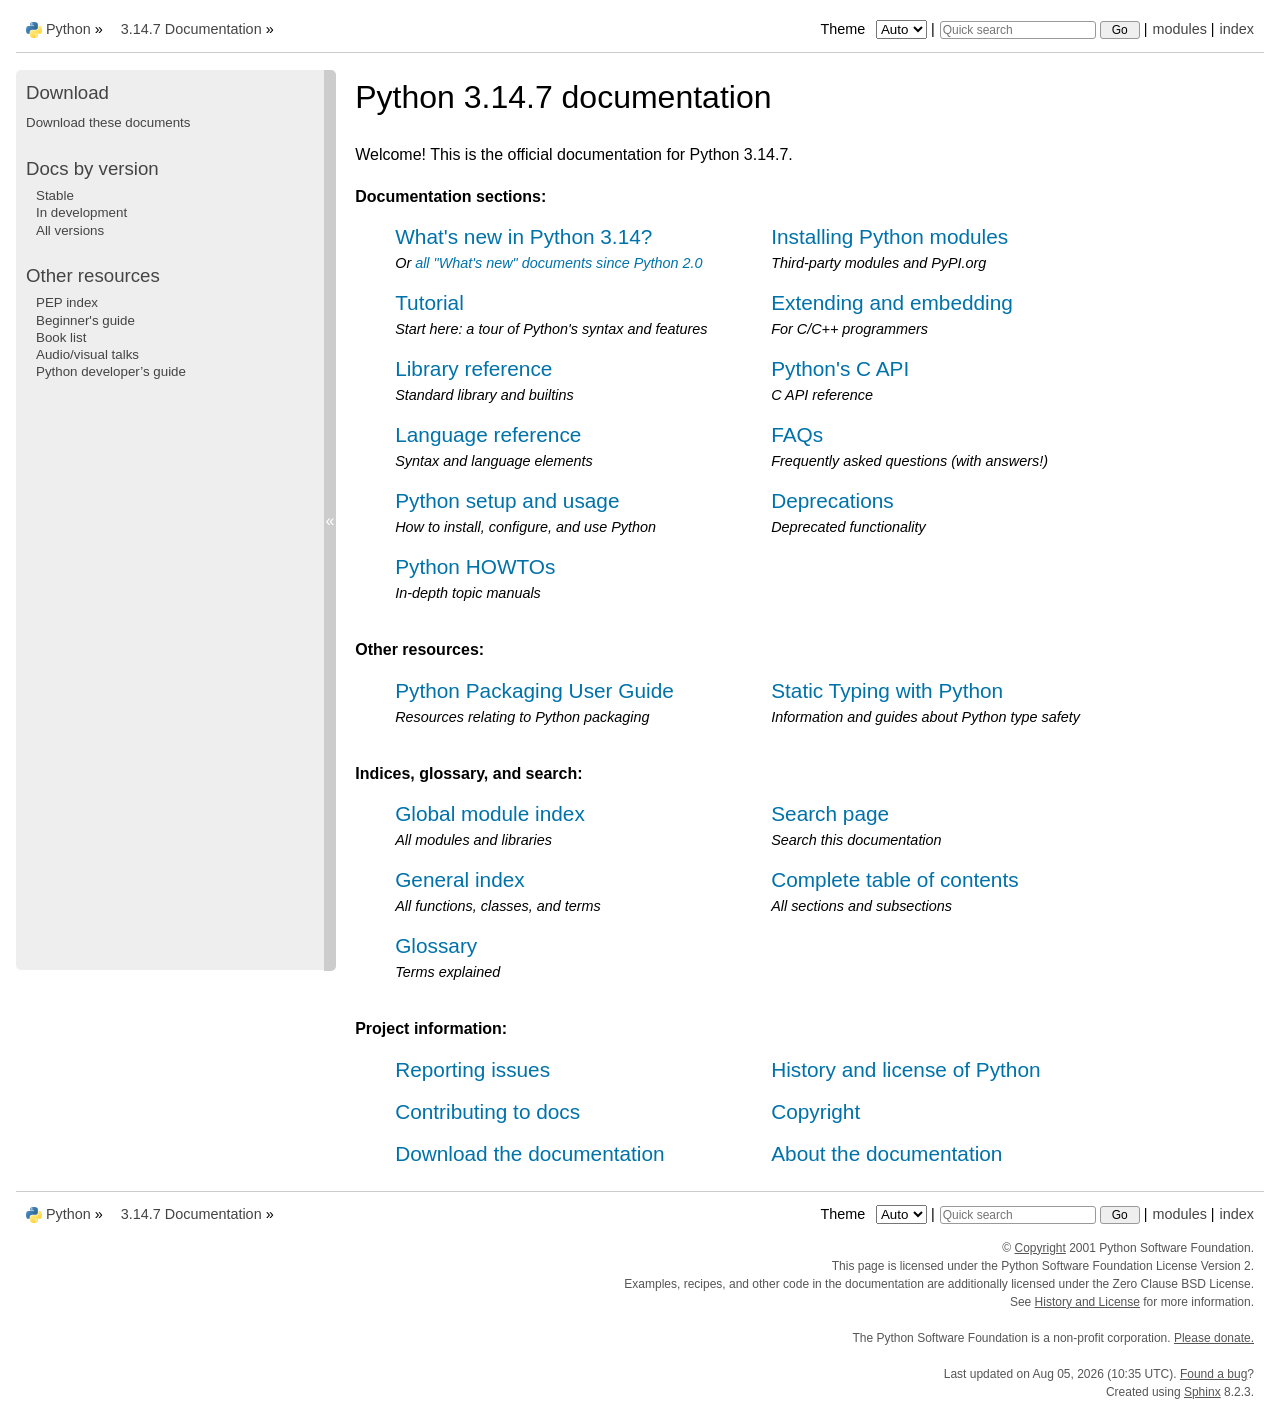
<file: Python/pythoncore-3.14-64/Doc/html/index.html>
<!DOCTYPE html>

<html lang="en" data-content_root="./">
  <head>
    <meta charset="utf-8" />
    <meta name="viewport" content="width=device-width, initial-scale=1.0" /><title>3.14.7 Documentation</title><meta name="viewport" content="width=device-width, initial-scale=1.0">
    
    <link rel="stylesheet" type="text/css" href="_static/pygments.css?v=b86133f3" />
    <link rel="stylesheet" type="text/css" href="_static/classic.css?v=234b1a7c" />
    <link rel="stylesheet" type="text/css" href="_static/pydoctheme.css?v=4365c8fe" />
    <link id="pygments_dark_css" media="(prefers-color-scheme: dark)" rel="stylesheet" type="text/css" href="_static/pygments_dark.css?v=5349f25f" />
    
    <script src="_static/documentation_options.js?v=2f7d2144"></script>
    <script src="_static/doctools.js?v=9bcbadda"></script>
    <script src="_static/sphinx_highlight.js?v=dc90522c"></script>
    
    <script src="_static/sidebar.js"></script>
    
    <link rel="search" type="application/opensearchdescription+xml"
          title="Search within Python 3.14.7 documentation"
          href="_static/opensearch.xml"/>
    <link rel="author" title="About these documents" href="about.html" />
    <link rel="index" title="Index" href="genindex.html" />
    <link rel="search" title="Search" href="search.html" />
    <link rel="copyright" title="Copyright" href="copyright.html" />
    
      
      <link rel="canonical" href="https://docs.python.org/3/index.html">
      
    

    
    <style>
      @media only screen {
        table.full-width-table {
            width: 100%;
        }
      }
    </style>
<link rel="stylesheet" href="_static/pydoctheme_dark.css" media="(prefers-color-scheme: dark)" id="pydoctheme_dark_css">
    <link rel="shortcut icon" type="image/png" href="_static/py.svg">
            <script type="text/javascript" src="_static/copybutton.js"></script>
            <script type="text/javascript" src="_static/menu.js"></script>
            <script type="text/javascript" src="_static/search-focus.js"></script>
            <script type="text/javascript" src="_static/themetoggle.js"></script> 
            <script type="text/javascript" src="_static/rtd_switcher.js"></script>
            <meta name="readthedocs-addons-api-version" content="1">

    <meta property="og:title" content="Python 3.14 documentation">
    <meta property="og:type" content="website">
    <meta property="og:url" content="https://docs.python.org/3/">
    <meta property="og:site_name" content="Python documentation">
    <meta property="og:description" content="The official Python documentation.">
    <meta property="og:image" content="https://docs.python.org/3/_static/og-image.png">
    <meta name="description" content="The official Python documentation.">
    <meta property="og:image:width" content="200">
    <meta property="og:image:height" content="200">
    <meta name="theme-color" content="#3776ab">
    <style>
      .contentstable {
        display: grid;
        gap: 0 2em;
        grid-template-columns: 1fr 1fr;
        margin: 0 auto;
        max-width: 90%;
      }
      .contentstable ul {
        list-style: none;
        margin: 0;
        padding: 0;
      }
      .contentstable a {
        text-decoration: none;
      }
      .contentstable a:hover {
        text-decoration: underline;
      }
      .contentstable li.biglink {
        line-height: 150%;
        margin-bottom: 1em;
      }
      @media (max-width: 600px) {
        .contentstable {
          grid-template-columns: 1fr;
        }
      }
    </style>
  </head>
<body>
<div class="mobile-nav">
    <input type="checkbox" id="menuToggler" class="toggler__input" aria-controls="navigation"
           aria-pressed="false" aria-expanded="false" role="button" aria-label="Menu">
    <nav class="nav-content" role="navigation">
        <label for="menuToggler" class="toggler__label">
            <span></span>
        </label>
        <span class="nav-items-wrapper">
            <a href="https://www.python.org/" class="nav-logo">
                <img src="_static/py.svg" alt="Python logo">
            </a>
            <span class="version_switcher_placeholder"></span>
            <form role="search" class="search" action="search.html" method="get">
                <svg xmlns="http://www.w3.org/2000/svg" width="20" height="20" viewBox="0 0 24 24" class="search-icon">
                    <path fill-rule="nonzero" fill="currentColor" d="M15.5 14h-.79l-.28-.27a6.5 6.5 0 001.48-5.34c-.47-2.78-2.79-5-5.59-5.34a6.505 6.505 0 00-7.27 7.27c.34 2.8 2.56 5.12 5.34 5.59a6.5 6.5 0 005.34-1.48l.27.28v.79l4.25 4.25c.41.41 1.08.41 1.49 0 .41-.41.41-1.08 0-1.49L15.5 14zm-6 0C7.01 14 5 11.99 5 9.5S7.01 5 9.5 5 14 7.01 14 9.5 11.99 14 9.5 14z"></path>
                </svg>
                <input placeholder="Quick search" aria-label="Quick search" type="search" name="q">
                <input type="submit" value="Go">
            </form>
        </span>
    </nav>
    <div class="menu-wrapper">
        <nav class="menu" role="navigation" aria-label="main navigation">
            <div class="language_switcher_placeholder"></div>
            
<label class="theme-selector-label">
    Theme
    <select class="theme-selector" oninput="activateTheme(this.value)">
        <option value="auto" selected>Auto</option>
        <option value="light">Light</option>
        <option value="dark">Dark</option>
    </select>
</label><h3>Download</h3>
<p><a href="download.html">Download these documents</a></p>
<h3>Docs by version</h3>
<ul>
  
  
<li><a href="https://docs.python.org/3/">Stable</a></li>
<li><a href="https://docs.python.org/dev/">In development</a></li>
  <li><a href="https://www.python.org/doc/versions/">All versions</a></li>
</ul>
<h3>Other resources</h3>
<ul>
  
  <li><a href="https://peps.python.org/">PEP index</a></li>
  <li><a href="https://wiki.python.org/moin/BeginnersGuide">Beginner's guide</a></li>
  <li><a href="https://wiki.python.org/moin/PythonBooks">Book list</a></li>
  <li><a href="https://www.python.org/doc/av/">Audio/visual talks</a></li>
  <li><a href="https://devguide.python.org/">Python developer’s guide</a></li>
</ul>
        </nav>
    </div>
</div>

  
    <div class="related" role="navigation" aria-label="Related">
      <h3>Navigation</h3>
      <ul>
        <li class="right" style="margin-right: 10px">
          <a href="genindex.html" title="General Index"
             accesskey="I">index</a></li>
        <li class="right" >
          <a href="py-modindex.html" title="Python Module Index"
             >modules</a> |</li>

          <li><img src="_static/py.svg" alt="Python logo" style="vertical-align: middle; margin-top: -1px"></li>
          <li><a href="https://www.python.org/">Python</a> &#187;</li>
          <li class="switchers">
            <div class="language_switcher_placeholder"></div>
            <div class="version_switcher_placeholder"></div>
          </li>
          <li>
              
          </li>
    <li id="cpython-language-and-version">
      <a href="#">3.14.7 Documentation</a> &#187;
    </li>

        <li class="nav-item nav-item-this"><a href=""></a></li>
                <li class="right">
                    

    <div class="inline-search" role="search">
        <form class="inline-search" action="search.html" method="get">
          <input placeholder="Quick search" aria-label="Quick search" type="search" name="q" id="search-box">
          <input type="submit" value="Go">
        </form>
    </div>
                     |
                </li>
            <li class="right">
<label class="theme-selector-label">
    Theme
    <select class="theme-selector" oninput="activateTheme(this.value)">
        <option value="auto" selected>Auto</option>
        <option value="light">Light</option>
        <option value="dark">Dark</option>
    </select>
</label> |</li>
            
      </ul>
    </div>    

    <div class="document">
      <div class="documentwrapper">
        <div class="bodywrapper">
          <div class="body" role="main">
            
  <h1>Python 3.14.7 documentation</h1>
  <p>
  Welcome! This is the official documentation for Python 3.14.7.
  </p>
  <p><strong>Documentation sections:</strong></p>
  <div class="contentstable">
    <ul>
      <li class="biglink"><a class="biglink" href="whatsnew/3.14.html">What's new in Python 3.14?</a><br>
         <span class="linkdescr"> Or <a href="whatsnew/index.html">all "What's new" documents since Python 2.0</a></span></li>
      <li class="biglink"><a class="biglink" href="tutorial/index.html">Tutorial</a><br>
         <span class="linkdescr">Start here: a tour of Python's syntax and features</span></li>
      <li class="biglink"><a class="biglink" href="library/index.html">Library reference</a><br>
         <span class="linkdescr">Standard library and builtins</span></li>
      <li class="biglink"><a class="biglink" href="reference/index.html">Language reference</a><br>
         <span class="linkdescr">Syntax and language elements</span></li>
      <li class="biglink"><a class="biglink" href="using/index.html">Python setup and usage</a><br>
         <span class="linkdescr">How to install, configure, and use Python</span></li>
      <li class="biglink"><a class="biglink" href="howto/index.html">Python HOWTOs</a><br>
         <span class="linkdescr">In-depth topic manuals</span></li>
    </ul>
    <ul>
      <li class="biglink"><a class="biglink" href="installing/index.html">Installing Python modules</a><br>
         <span class="linkdescr">Third-party modules and PyPI.org</span></li>
      <li class="biglink"><a class="biglink" href="extending/index.html">Extending and embedding</a><br>
         <span class="linkdescr">For C/C++ programmers</span></li>
      <li class="biglink"><a class="biglink" href="c-api/index.html">Python's C API</a><br>
         <span class="linkdescr">C API reference</span></li>
      <li class="biglink"><a class="biglink" href="faq/index.html">FAQs</a><br>
         <span class="linkdescr">Frequently asked questions (with answers!)</span></li>
      <li class="biglink"><a class="biglink" href="deprecations/index.html">Deprecations</a><br>
         <span class="linkdescr">Deprecated functionality</span></li>
    </ul>
  </div>

  <p><strong>Other resources:</strong></p>
  <div class="contentstable">
    <ul>
      <li class="biglink"><a class="biglink" href="https://packaging.python.org">Python Packaging User Guide</a><br>
         <span class="linkdescr">Resources relating to Python packaging</span></li>
    </ul>
    <ul>
      <li class="biglink"><a class="biglink" href="https://typing.python.org">Static Typing with Python</a><br>
         <span class="linkdescr">Information and guides about Python type safety</span></li>
    </ul>
  </div>

  <p><strong>Indices, glossary, and search:</strong></p>
  <div class="contentstable">
    <ul>
      <li class="biglink"><a class="biglink" href="py-modindex.html">Global module index</a><br>
         <span class="linkdescr">All modules and libraries</span></li>
      <li class="biglink"><a class="biglink" href="genindex.html">General index</a><br>
         <span class="linkdescr">All functions, classes, and terms</span></li>
      <li class="biglink"><a class="biglink" href="glossary.html">Glossary</a><br>
         <span class="linkdescr">Terms explained</span></li>
    </ul>
    <ul>
      <li class="biglink"><a class="biglink" href="search.html">Search page</a><br>
         <span class="linkdescr">Search this documentation</span></li>
      <li class="biglink"><a class="biglink" href="contents.html">Complete table of contents</a><br>
         <span class="linkdescr">All sections and subsections</span></li>
    </ul>
  </div>

  <p><strong>Project information:</strong></p>
  <div class="contentstable">
    <ul>
      <li class="biglink"><a class="biglink" href="bugs.html">Reporting issues</a></li>
      <li class="biglink"><a class="biglink" href="https://devguide.python.org/documentation/help-documenting/">Contributing to docs</a></li>
      <li class="biglink"><a class="biglink" href="download.html">Download the documentation</a></li>
    </ul>
    <ul>
      <li class="biglink"><a class="biglink" href="license.html">History and license of Python</a></li>
      <li class="biglink"><a class="biglink" href="copyright.html">Copyright</a></li>
      <li class="biglink"><a class="biglink" href="about.html">About the documentation</a></li>
    </ul>
  </div>

            <div class="clearer"></div>
          </div>
        </div>
      </div>
      <div class="sphinxsidebar" role="navigation" aria-label="Main">
        <div class="sphinxsidebarwrapper"><h3>Download</h3>
<p><a href="download.html">Download these documents</a></p>
<h3>Docs by version</h3>
<ul>
  
  
<li><a href="https://docs.python.org/3/">Stable</a></li>
<li><a href="https://docs.python.org/dev/">In development</a></li>
  <li><a href="https://www.python.org/doc/versions/">All versions</a></li>
</ul>
<h3>Other resources</h3>
<ul>
  
  <li><a href="https://peps.python.org/">PEP index</a></li>
  <li><a href="https://wiki.python.org/moin/BeginnersGuide">Beginner's guide</a></li>
  <li><a href="https://wiki.python.org/moin/PythonBooks">Book list</a></li>
  <li><a href="https://www.python.org/doc/av/">Audio/visual talks</a></li>
  <li><a href="https://devguide.python.org/">Python developer’s guide</a></li>
</ul>
        </div>
<div id="sidebarbutton" title="Collapse sidebar">
<span>«</span>
</div>

      </div>
      <div class="clearer"></div>
    </div>  
    <div class="related" role="navigation" aria-label="Related">
      <h3>Navigation</h3>
      <ul>
        <li class="right" style="margin-right: 10px">
          <a href="genindex.html" title="General Index"
             >index</a></li>
        <li class="right" >
          <a href="py-modindex.html" title="Python Module Index"
             >modules</a> |</li>

          <li><img src="_static/py.svg" alt="Python logo" style="vertical-align: middle; margin-top: -1px"></li>
          <li><a href="https://www.python.org/">Python</a> &#187;</li>
          <li class="switchers">
            <div class="language_switcher_placeholder"></div>
            <div class="version_switcher_placeholder"></div>
          </li>
          <li>
              
          </li>
    <li id="cpython-language-and-version">
      <a href="#">3.14.7 Documentation</a> &#187;
    </li>

        <li class="nav-item nav-item-this"><a href=""></a></li>
                <li class="right">
                    

    <div class="inline-search" role="search">
        <form class="inline-search" action="search.html" method="get">
          <input placeholder="Quick search" aria-label="Quick search" type="search" name="q" id="search-box">
          <input type="submit" value="Go">
        </form>
    </div>
                     |
                </li>
            <li class="right">
<label class="theme-selector-label">
    Theme
    <select class="theme-selector" oninput="activateTheme(this.value)">
        <option value="auto" selected>Auto</option>
        <option value="light">Light</option>
        <option value="dark">Dark</option>
    </select>
</label> |</li>
            
      </ul>
    </div>  
    <div class="footer">
    &copy; <a href="copyright.html">Copyright</a> 2001 Python Software Foundation.
    <br>
    This page is licensed under the Python Software Foundation License Version 2.
    <br>
    Examples, recipes, and other code in the documentation are additionally licensed under the Zero Clause BSD License.
    <br>
    
      See <a href="/license.html">History and License</a> for more information.<br>
    
    
    <br>

    The Python Software Foundation is a non-profit corporation.
<a href="https://www.python.org/psf/donations/">Please donate.</a>
<br>
    <br>
      Last updated on Aug 05, 2026 (10:35 UTC).
    
      <a href="/bugs.html">Found a bug</a>?
    
    <br>

    Created using <a href="https://www.sphinx-doc.org/">Sphinx</a> 8.2.3.
    </div>

  </body>
</html>
</file>
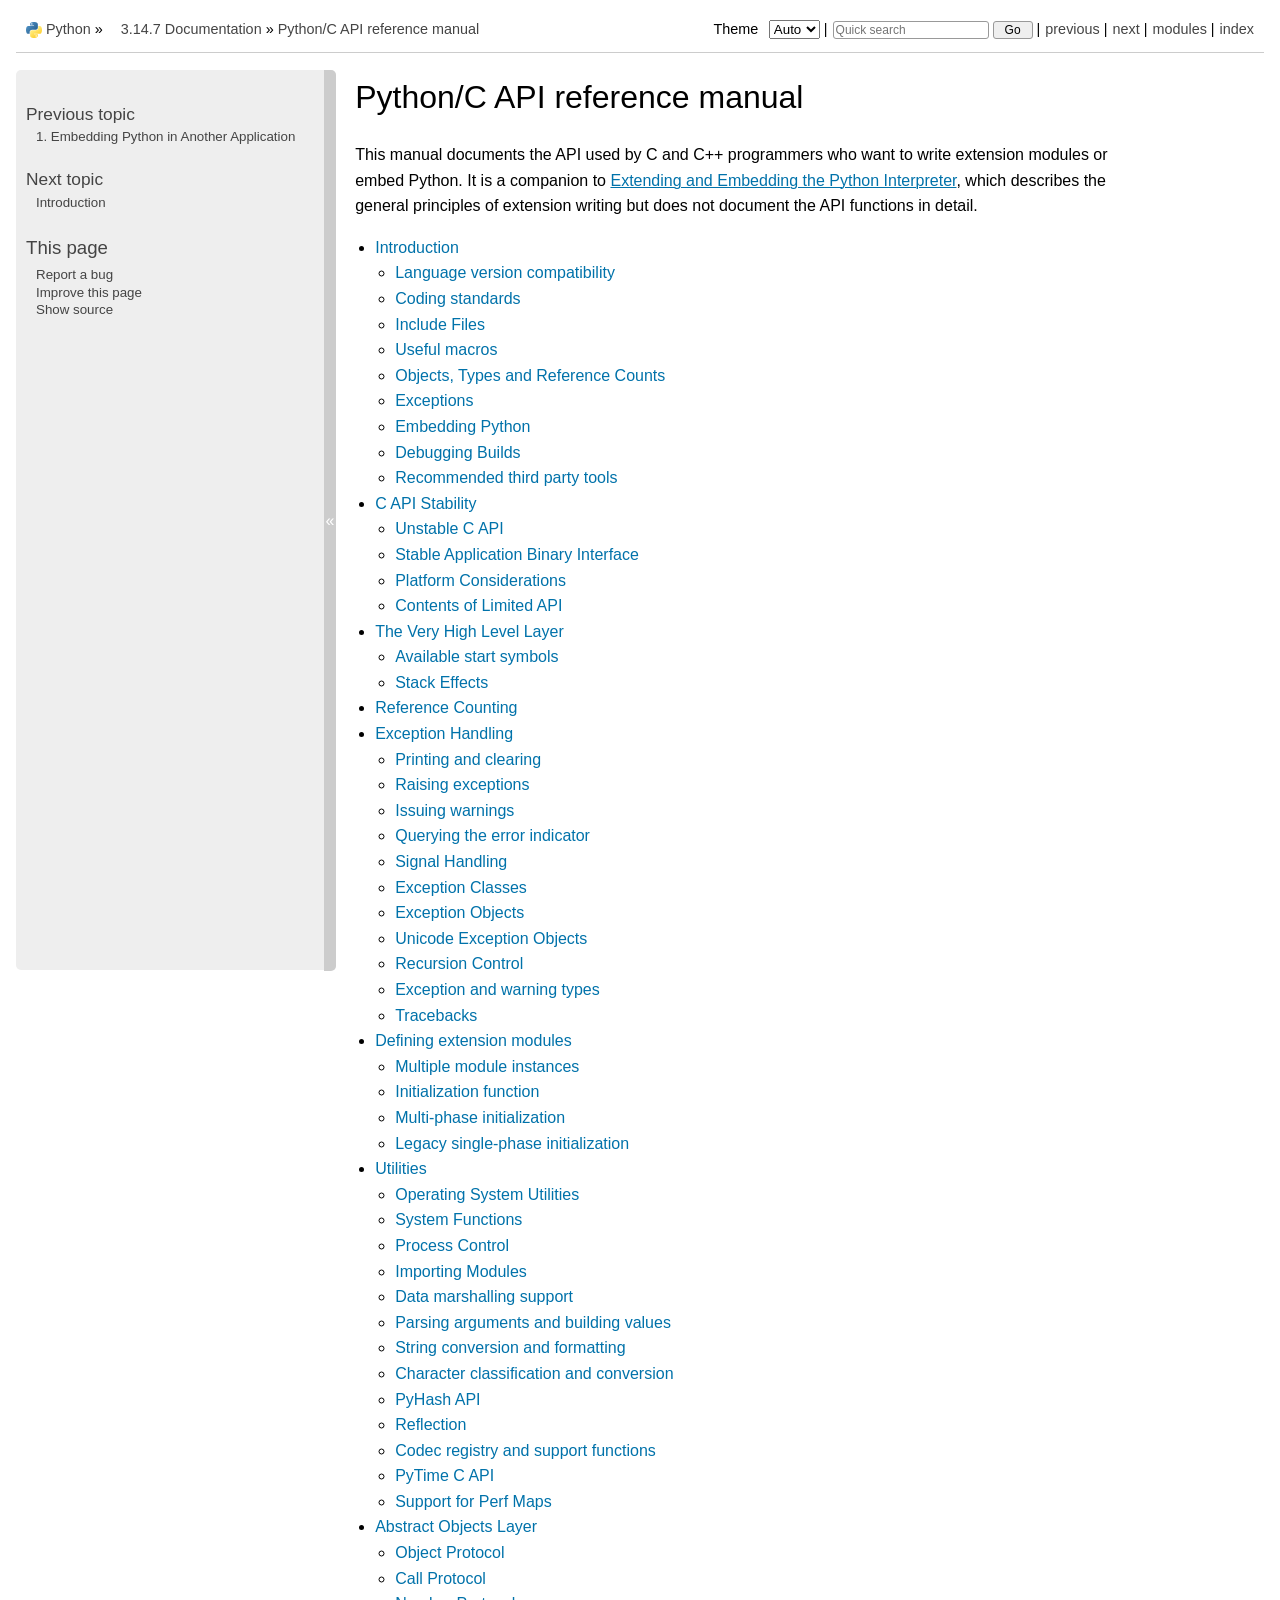
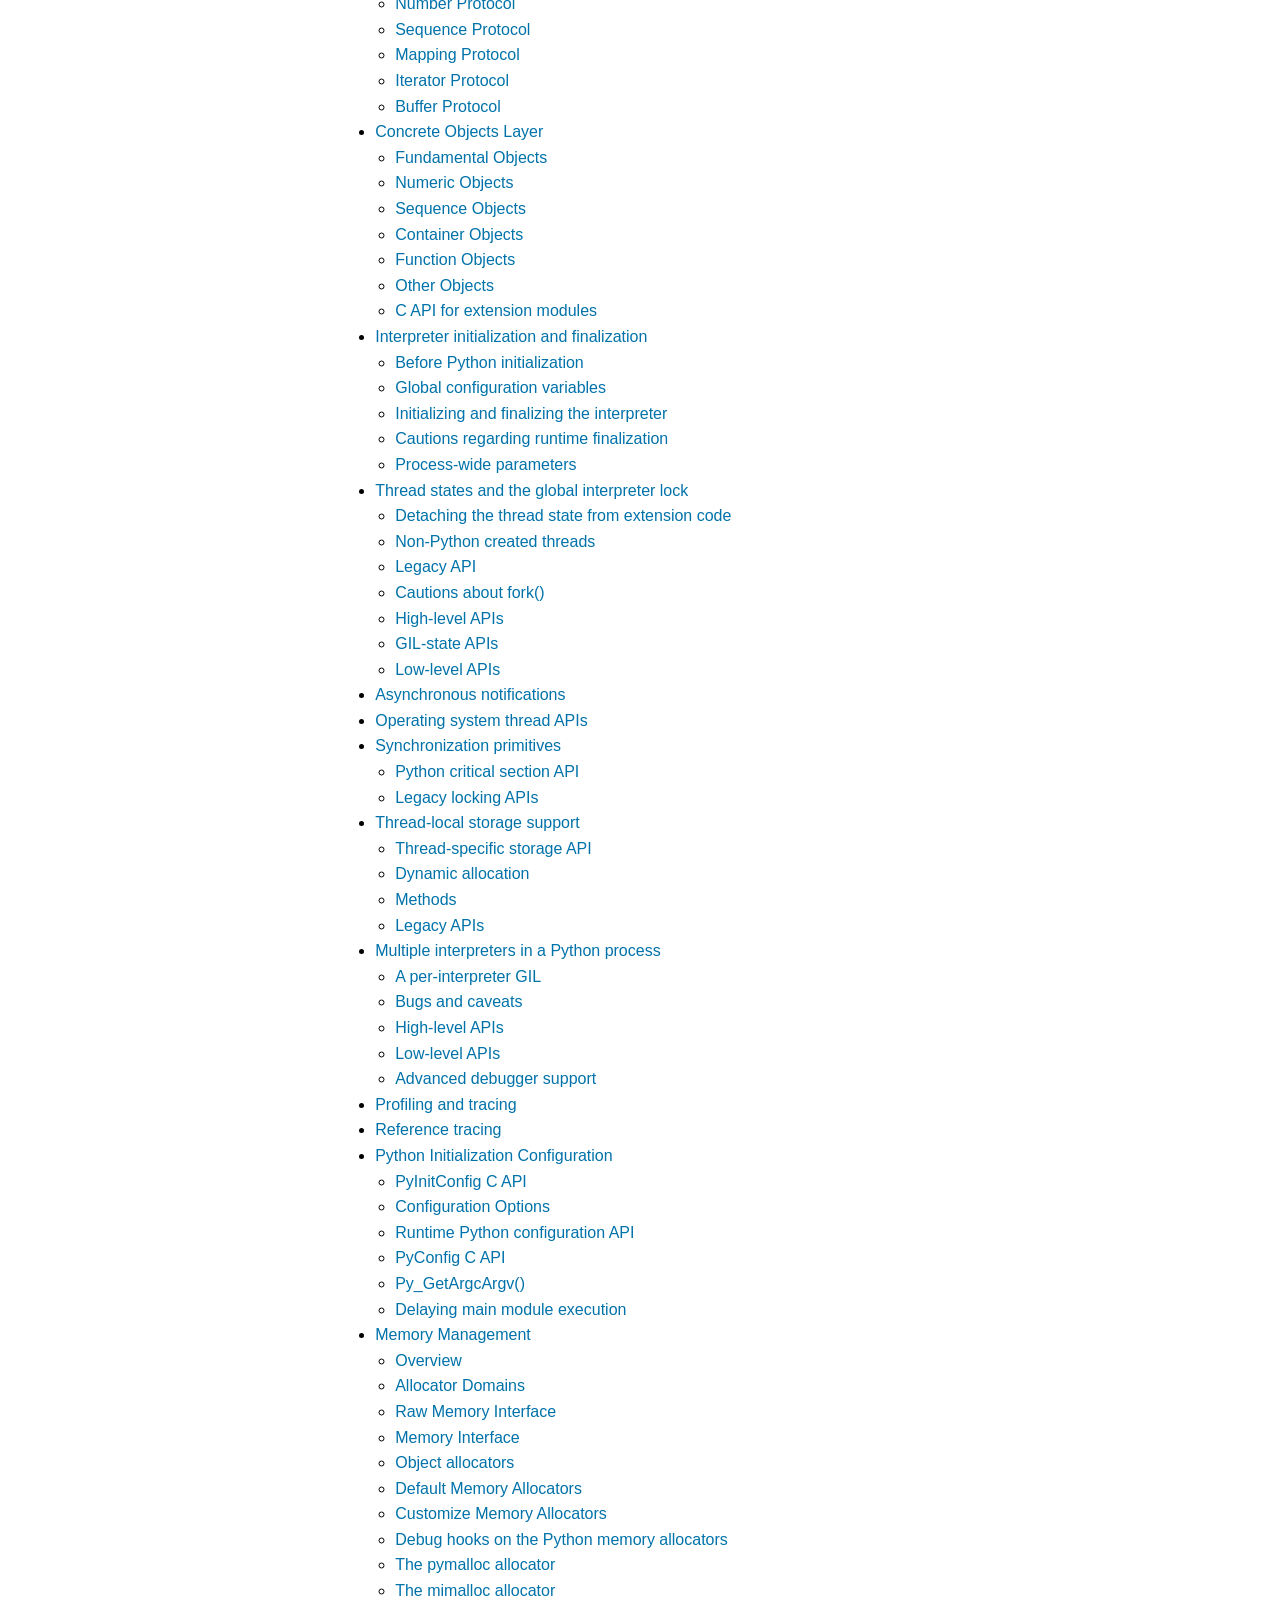
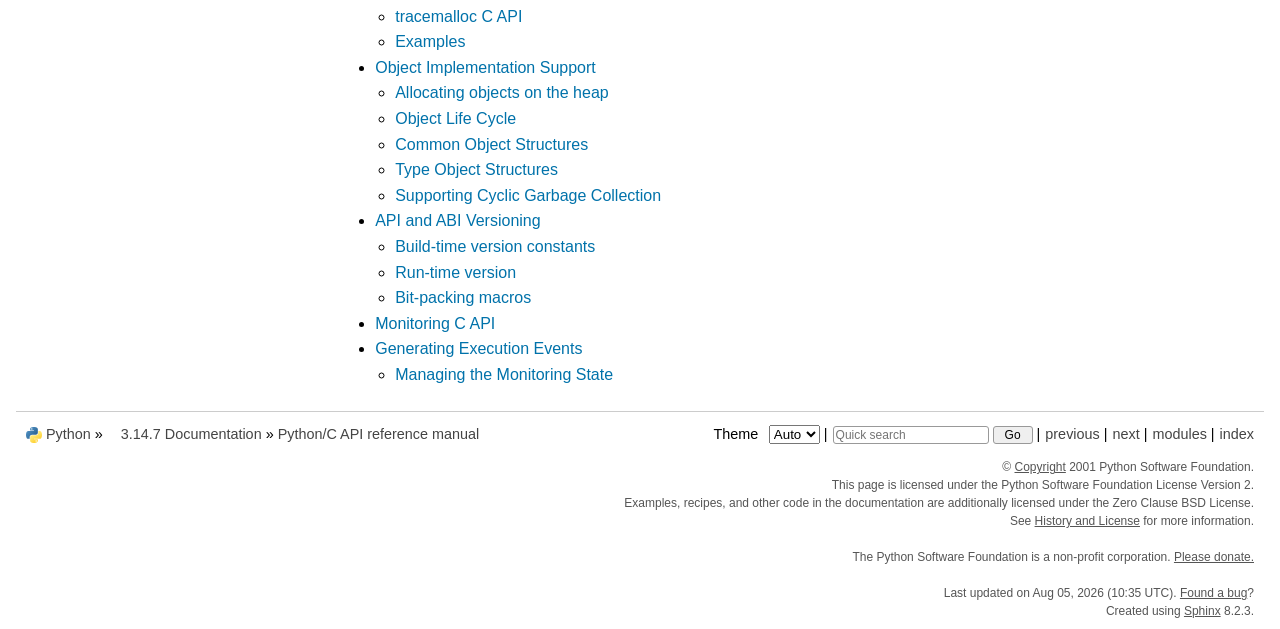
<file: Python/pythoncore-3.14-64/Doc/html/c-api/index.html>
<!DOCTYPE html>

<html lang="en" data-content_root="../">
  <head>
    <meta charset="utf-8" />
    <meta name="viewport" content="width=device-width, initial-scale=1.0" /><meta name="viewport" content="width=device-width, initial-scale=1" />
<meta property="og:title" content="Python/C API reference manual" />
<meta property="og:type" content="website" />
<meta property="og:url" content="https://docs.python.org/3/c-api/index.html" />
<meta property="og:site_name" content="Python documentation" />
<meta property="og:description" content="This manual documents the API used by C and C++ programmers who want to write extension modules or embed Python. It is a companion to Extending and Embedding the Python Interpreter, which describes..." />
<meta property="og:image" content="_static/og-image.png" />
<meta property="og:image:alt" content="Python documentation" />
<meta name="description" content="This manual documents the API used by C and C++ programmers who want to write extension modules or embed Python. It is a companion to Extending and Embedding the Python Interpreter, which describes..." />
<meta name="theme-color" content="#3776ab">
<meta property="og:image:width" content="200">
<meta property="og:image:height" content="200">

    <title>Python/C API reference manual &#8212; Python 3.14.7 documentation</title><meta name="viewport" content="width=device-width, initial-scale=1.0">
    
    <link rel="stylesheet" type="text/css" href="../_static/pygments.css?v=b86133f3" />
    <link rel="stylesheet" type="text/css" href="../_static/classic.css?v=234b1a7c" />
    <link rel="stylesheet" type="text/css" href="../_static/pydoctheme.css?v=4365c8fe" />
    <link id="pygments_dark_css" media="(prefers-color-scheme: dark)" rel="stylesheet" type="text/css" href="../_static/pygments_dark.css?v=5349f25f" />
    
    <script src="../_static/documentation_options.js?v=2f7d2144"></script>
    <script src="../_static/doctools.js?v=9bcbadda"></script>
    <script src="../_static/sphinx_highlight.js?v=dc90522c"></script>
    
    <script src="../_static/sidebar.js"></script>
    
    <link rel="search" type="application/opensearchdescription+xml"
          title="Search within Python 3.14.7 documentation"
          href="../_static/opensearch.xml"/>
    <link rel="author" title="About these documents" href="../about.html" />
    <link rel="index" title="Index" href="../genindex.html" />
    <link rel="search" title="Search" href="../search.html" />
    <link rel="copyright" title="Copyright" href="../copyright.html" />
    <link rel="next" title="Introduction" href="intro.html" />
    <link rel="prev" title="1. Embedding Python in Another Application" href="../extending/embedding.html" />
    
      
      <link rel="canonical" href="https://docs.python.org/3/c-api/index.html">
      
    

    
    <style>
      @media only screen {
        table.full-width-table {
            width: 100%;
        }
      }
    </style>
<link rel="stylesheet" href="../_static/pydoctheme_dark.css" media="(prefers-color-scheme: dark)" id="pydoctheme_dark_css">
    <link rel="shortcut icon" type="image/png" href="../_static/py.svg">
            <script type="text/javascript" src="../_static/copybutton.js"></script>
            <script type="text/javascript" src="../_static/menu.js"></script>
            <script type="text/javascript" src="../_static/search-focus.js"></script>
            <script type="text/javascript" src="../_static/themetoggle.js"></script> 
            <script type="text/javascript" src="../_static/rtd_switcher.js"></script>
            <meta name="readthedocs-addons-api-version" content="1">

  </head>
<body>
<div class="mobile-nav">
    <input type="checkbox" id="menuToggler" class="toggler__input" aria-controls="navigation"
           aria-pressed="false" aria-expanded="false" role="button" aria-label="Menu">
    <nav class="nav-content" role="navigation">
        <label for="menuToggler" class="toggler__label">
            <span></span>
        </label>
        <span class="nav-items-wrapper">
            <a href="https://www.python.org/" class="nav-logo">
                <img src="../_static/py.svg" alt="Python logo">
            </a>
            <span class="version_switcher_placeholder"></span>
            <form role="search" class="search" action="../search.html" method="get">
                <svg xmlns="http://www.w3.org/2000/svg" width="20" height="20" viewBox="0 0 24 24" class="search-icon">
                    <path fill-rule="nonzero" fill="currentColor" d="M15.5 14h-.79l-.28-.27a6.5 6.5 0 001.48-5.34c-.47-2.78-2.79-5-5.59-5.34a6.505 6.505 0 00-7.27 7.27c.34 2.8 2.56 5.12 5.34 5.59a6.5 6.5 0 005.34-1.48l.27.28v.79l4.25 4.25c.41.41 1.08.41 1.49 0 .41-.41.41-1.08 0-1.49L15.5 14zm-6 0C7.01 14 5 11.99 5 9.5S7.01 5 9.5 5 14 7.01 14 9.5 11.99 14 9.5 14z"></path>
                </svg>
                <input placeholder="Quick search" aria-label="Quick search" type="search" name="q">
                <input type="submit" value="Go">
            </form>
        </span>
    </nav>
    <div class="menu-wrapper">
        <nav class="menu" role="navigation" aria-label="main navigation">
            <div class="language_switcher_placeholder"></div>
            
<label class="theme-selector-label">
    Theme
    <select class="theme-selector" oninput="activateTheme(this.value)">
        <option value="auto" selected>Auto</option>
        <option value="light">Light</option>
        <option value="dark">Dark</option>
    </select>
</label>
  <div>
    <h4>Previous topic</h4>
    <p class="topless"><a href="../extending/embedding.html"
                          title="previous chapter"><span class="section-number">1. </span>Embedding Python in Another Application</a></p>
  </div>
  <div>
    <h4>Next topic</h4>
    <p class="topless"><a href="intro.html"
                          title="next chapter">Introduction</a></p>
  </div>
  <script>
    document.addEventListener('DOMContentLoaded', () => {
        const title = document.querySelector('meta[property="og:title"]').content;
        const elements = document.querySelectorAll('.improvepage');
        const pageurl = window.location.href.split('?')[0];
        elements.forEach(element => {
            const url = new URL(element.href.split('?')[0].replace("-nojs", ""));
            url.searchParams.set('pagetitle', title);
            url.searchParams.set('pageurl', pageurl);
            url.searchParams.set('pagesource', "c-api/index.rst");
            element.href = url.toString();
        });
    });
  </script>
  <div role="note" aria-label="source link">
    <h3>This page</h3>
    <ul class="this-page-menu">
      <li><a href="../bugs.html">Report a bug</a></li>
      <li><a class="improvepage" href="../improve-page-nojs.html">Improve this page</a></li>
      <li>
        <a href="https://github.com/python/cpython/blob/main/Doc/c-api/index.rst?plain=1"
            rel="nofollow">Show source
        </a>
      </li>
      
    </ul>
  </div>
        </nav>
    </div>
</div>

  
    <div class="related" role="navigation" aria-label="Related">
      <h3>Navigation</h3>
      <ul>
        <li class="right" style="margin-right: 10px">
          <a href="../genindex.html" title="General Index"
             accesskey="I">index</a></li>
        <li class="right" >
          <a href="../py-modindex.html" title="Python Module Index"
             >modules</a> |</li>
        <li class="right" >
          <a href="intro.html" title="Introduction"
             accesskey="N">next</a> |</li>
        <li class="right" >
          <a href="../extending/embedding.html" title="1. Embedding Python in Another Application"
             accesskey="P">previous</a> |</li>

          <li><img src="../_static/py.svg" alt="Python logo" style="vertical-align: middle; margin-top: -1px"></li>
          <li><a href="https://www.python.org/">Python</a> &#187;</li>
          <li class="switchers">
            <div class="language_switcher_placeholder"></div>
            <div class="version_switcher_placeholder"></div>
          </li>
          <li>
              
          </li>
    <li id="cpython-language-and-version">
      <a href="../index.html">3.14.7 Documentation</a> &#187;
    </li>

        <li class="nav-item nav-item-this"><a href="">Python/C API reference manual</a></li>
                <li class="right">
                    

    <div class="inline-search" role="search">
        <form class="inline-search" action="../search.html" method="get">
          <input placeholder="Quick search" aria-label="Quick search" type="search" name="q" id="search-box">
          <input type="submit" value="Go">
        </form>
    </div>
                     |
                </li>
            <li class="right">
<label class="theme-selector-label">
    Theme
    <select class="theme-selector" oninput="activateTheme(this.value)">
        <option value="auto" selected>Auto</option>
        <option value="light">Light</option>
        <option value="dark">Dark</option>
    </select>
</label> |</li>
            
      </ul>
    </div>    

    <div class="document">
      <div class="documentwrapper">
        <div class="bodywrapper">
          <div class="body" role="main">
            
  <section id="python-c-api-reference-manual">
<span id="c-api-index"></span><h1>Python/C API reference manual<a class="headerlink" href="#python-c-api-reference-manual" title="Link to this heading">¶</a></h1>
<p>This manual documents the API used by C and C++ programmers who want to write
extension modules or embed Python.  It is a companion to <a class="reference internal" href="../extending/index.html#extending-index"><span class="std std-ref">Extending and Embedding the Python Interpreter</span></a>,
which describes the general principles of extension writing but does not
document the API functions in detail.</p>
<div class="toctree-wrapper compound">
<ul>
<li class="toctree-l1"><a class="reference internal" href="intro.html">Introduction</a><ul>
<li class="toctree-l2"><a class="reference internal" href="intro.html#language-version-compatibility">Language version compatibility</a></li>
<li class="toctree-l2"><a class="reference internal" href="intro.html#coding-standards">Coding standards</a></li>
<li class="toctree-l2"><a class="reference internal" href="intro.html#include-files">Include Files</a></li>
<li class="toctree-l2"><a class="reference internal" href="intro.html#useful-macros">Useful macros</a></li>
<li class="toctree-l2"><a class="reference internal" href="intro.html#objects-types-and-reference-counts">Objects, Types and Reference Counts</a></li>
<li class="toctree-l2"><a class="reference internal" href="intro.html#exceptions">Exceptions</a></li>
<li class="toctree-l2"><a class="reference internal" href="intro.html#embedding-python">Embedding Python</a></li>
<li class="toctree-l2"><a class="reference internal" href="intro.html#debugging-builds">Debugging Builds</a></li>
<li class="toctree-l2"><a class="reference internal" href="intro.html#recommended-third-party-tools">Recommended third party tools</a></li>
</ul>
</li>
<li class="toctree-l1"><a class="reference internal" href="stable.html">C API Stability</a><ul>
<li class="toctree-l2"><a class="reference internal" href="stable.html#unstable-c-api">Unstable C API</a></li>
<li class="toctree-l2"><a class="reference internal" href="stable.html#stable-application-binary-interface">Stable Application Binary Interface</a></li>
<li class="toctree-l2"><a class="reference internal" href="stable.html#platform-considerations">Platform Considerations</a></li>
<li class="toctree-l2"><a class="reference internal" href="stable.html#contents-of-limited-api">Contents of Limited API</a></li>
</ul>
</li>
<li class="toctree-l1"><a class="reference internal" href="veryhigh.html">The Very High Level Layer</a><ul>
<li class="toctree-l2"><a class="reference internal" href="veryhigh.html#available-start-symbols">Available start symbols</a></li>
<li class="toctree-l2"><a class="reference internal" href="veryhigh.html#stack-effects">Stack Effects</a></li>
</ul>
</li>
<li class="toctree-l1"><a class="reference internal" href="refcounting.html">Reference Counting</a></li>
<li class="toctree-l1"><a class="reference internal" href="exceptions.html">Exception Handling</a><ul>
<li class="toctree-l2"><a class="reference internal" href="exceptions.html#printing-and-clearing">Printing and clearing</a></li>
<li class="toctree-l2"><a class="reference internal" href="exceptions.html#raising-exceptions">Raising exceptions</a></li>
<li class="toctree-l2"><a class="reference internal" href="exceptions.html#issuing-warnings">Issuing warnings</a></li>
<li class="toctree-l2"><a class="reference internal" href="exceptions.html#querying-the-error-indicator">Querying the error indicator</a></li>
<li class="toctree-l2"><a class="reference internal" href="exceptions.html#signal-handling">Signal Handling</a></li>
<li class="toctree-l2"><a class="reference internal" href="exceptions.html#exception-classes">Exception Classes</a></li>
<li class="toctree-l2"><a class="reference internal" href="exceptions.html#exception-objects">Exception Objects</a></li>
<li class="toctree-l2"><a class="reference internal" href="exceptions.html#unicode-exception-objects">Unicode Exception Objects</a></li>
<li class="toctree-l2"><a class="reference internal" href="exceptions.html#recursion-control">Recursion Control</a></li>
<li class="toctree-l2"><a class="reference internal" href="exceptions.html#exception-and-warning-types">Exception and warning types</a></li>
<li class="toctree-l2"><a class="reference internal" href="exceptions.html#tracebacks">Tracebacks</a></li>
</ul>
</li>
<li class="toctree-l1"><a class="reference internal" href="extension-modules.html">Defining extension modules</a><ul>
<li class="toctree-l2"><a class="reference internal" href="extension-modules.html#multiple-module-instances">Multiple module instances</a></li>
<li class="toctree-l2"><a class="reference internal" href="extension-modules.html#initialization-function">Initialization function</a></li>
<li class="toctree-l2"><a class="reference internal" href="extension-modules.html#multi-phase-initialization">Multi-phase initialization</a></li>
<li class="toctree-l2"><a class="reference internal" href="extension-modules.html#legacy-single-phase-initialization">Legacy single-phase initialization</a></li>
</ul>
</li>
<li class="toctree-l1"><a class="reference internal" href="utilities.html">Utilities</a><ul>
<li class="toctree-l2"><a class="reference internal" href="sys.html">Operating System Utilities</a></li>
<li class="toctree-l2"><a class="reference internal" href="sys.html#system-functions">System Functions</a></li>
<li class="toctree-l2"><a class="reference internal" href="sys.html#process-control">Process Control</a></li>
<li class="toctree-l2"><a class="reference internal" href="import.html">Importing Modules</a></li>
<li class="toctree-l2"><a class="reference internal" href="marshal.html">Data marshalling support</a></li>
<li class="toctree-l2"><a class="reference internal" href="arg.html">Parsing arguments and building values</a></li>
<li class="toctree-l2"><a class="reference internal" href="conversion.html">String conversion and formatting</a></li>
<li class="toctree-l2"><a class="reference internal" href="conversion.html#character-classification-and-conversion">Character classification and conversion</a></li>
<li class="toctree-l2"><a class="reference internal" href="hash.html">PyHash API</a></li>
<li class="toctree-l2"><a class="reference internal" href="reflection.html">Reflection</a></li>
<li class="toctree-l2"><a class="reference internal" href="codec.html">Codec registry and support functions</a></li>
<li class="toctree-l2"><a class="reference internal" href="time.html">PyTime C API</a></li>
<li class="toctree-l2"><a class="reference internal" href="perfmaps.html">Support for Perf Maps</a></li>
</ul>
</li>
<li class="toctree-l1"><a class="reference internal" href="abstract.html">Abstract Objects Layer</a><ul>
<li class="toctree-l2"><a class="reference internal" href="object.html">Object Protocol</a></li>
<li class="toctree-l2"><a class="reference internal" href="call.html">Call Protocol</a></li>
<li class="toctree-l2"><a class="reference internal" href="number.html">Number Protocol</a></li>
<li class="toctree-l2"><a class="reference internal" href="sequence.html">Sequence Protocol</a></li>
<li class="toctree-l2"><a class="reference internal" href="mapping.html">Mapping Protocol</a></li>
<li class="toctree-l2"><a class="reference internal" href="iter.html">Iterator Protocol</a></li>
<li class="toctree-l2"><a class="reference internal" href="buffer.html">Buffer Protocol</a></li>
</ul>
</li>
<li class="toctree-l1"><a class="reference internal" href="concrete.html">Concrete Objects Layer</a><ul>
<li class="toctree-l2"><a class="reference internal" href="concrete.html#fundamental-objects">Fundamental Objects</a></li>
<li class="toctree-l2"><a class="reference internal" href="concrete.html#numeric-objects">Numeric Objects</a></li>
<li class="toctree-l2"><a class="reference internal" href="concrete.html#sequence-objects">Sequence Objects</a></li>
<li class="toctree-l2"><a class="reference internal" href="concrete.html#container-objects">Container Objects</a></li>
<li class="toctree-l2"><a class="reference internal" href="concrete.html#function-objects">Function Objects</a></li>
<li class="toctree-l2"><a class="reference internal" href="concrete.html#other-objects">Other Objects</a></li>
<li class="toctree-l2"><a class="reference internal" href="concrete.html#c-api-for-extension-modules">C API for extension modules</a></li>
</ul>
</li>
<li class="toctree-l1"><a class="reference internal" href="interp-lifecycle.html">Interpreter initialization and finalization</a><ul>
<li class="toctree-l2"><a class="reference internal" href="interp-lifecycle.html#before-python-initialization">Before Python initialization</a></li>
<li class="toctree-l2"><a class="reference internal" href="interp-lifecycle.html#global-configuration-variables">Global configuration variables</a></li>
<li class="toctree-l2"><a class="reference internal" href="interp-lifecycle.html#initializing-and-finalizing-the-interpreter">Initializing and finalizing the interpreter</a></li>
<li class="toctree-l2"><a class="reference internal" href="interp-lifecycle.html#cautions-regarding-runtime-finalization">Cautions regarding runtime finalization</a></li>
<li class="toctree-l2"><a class="reference internal" href="interp-lifecycle.html#process-wide-parameters">Process-wide parameters</a></li>
</ul>
</li>
<li class="toctree-l1"><a class="reference internal" href="threads.html">Thread states and the global interpreter lock</a><ul>
<li class="toctree-l2"><a class="reference internal" href="threads.html#detaching-the-thread-state-from-extension-code">Detaching the thread state from extension code</a></li>
<li class="toctree-l2"><a class="reference internal" href="threads.html#non-python-created-threads">Non-Python created threads</a></li>
<li class="toctree-l2"><a class="reference internal" href="threads.html#legacy-api">Legacy API</a></li>
<li class="toctree-l2"><a class="reference internal" href="threads.html#cautions-about-fork">Cautions about fork()</a></li>
<li class="toctree-l2"><a class="reference internal" href="threads.html#high-level-apis">High-level APIs</a></li>
<li class="toctree-l2"><a class="reference internal" href="threads.html#gil-state-apis">GIL-state APIs</a></li>
<li class="toctree-l2"><a class="reference internal" href="threads.html#low-level-apis">Low-level APIs</a></li>
</ul>
</li>
<li class="toctree-l1"><a class="reference internal" href="threads.html#asynchronous-notifications">Asynchronous notifications</a></li>
<li class="toctree-l1"><a class="reference internal" href="threads.html#operating-system-thread-apis">Operating system thread APIs</a></li>
<li class="toctree-l1"><a class="reference internal" href="synchronization.html">Synchronization primitives</a><ul>
<li class="toctree-l2"><a class="reference internal" href="synchronization.html#python-critical-section-api">Python critical section API</a></li>
<li class="toctree-l2"><a class="reference internal" href="synchronization.html#legacy-locking-apis">Legacy locking APIs</a></li>
</ul>
</li>
<li class="toctree-l1"><a class="reference internal" href="tls.html">Thread-local storage support</a><ul>
<li class="toctree-l2"><a class="reference internal" href="tls.html#thread-specific-storage-api">Thread-specific storage API</a></li>
<li class="toctree-l2"><a class="reference internal" href="tls.html#dynamic-allocation">Dynamic allocation</a></li>
<li class="toctree-l2"><a class="reference internal" href="tls.html#methods">Methods</a></li>
<li class="toctree-l2"><a class="reference internal" href="tls.html#legacy-apis">Legacy APIs</a></li>
</ul>
</li>
<li class="toctree-l1"><a class="reference internal" href="subinterpreters.html">Multiple interpreters in a Python process</a><ul>
<li class="toctree-l2"><a class="reference internal" href="subinterpreters.html#a-per-interpreter-gil">A per-interpreter GIL</a></li>
<li class="toctree-l2"><a class="reference internal" href="subinterpreters.html#bugs-and-caveats">Bugs and caveats</a></li>
<li class="toctree-l2"><a class="reference internal" href="subinterpreters.html#high-level-apis">High-level APIs</a></li>
<li class="toctree-l2"><a class="reference internal" href="subinterpreters.html#low-level-apis">Low-level APIs</a></li>
<li class="toctree-l2"><a class="reference internal" href="subinterpreters.html#advanced-debugger-support">Advanced debugger support</a></li>
</ul>
</li>
<li class="toctree-l1"><a class="reference internal" href="profiling.html">Profiling and tracing</a></li>
<li class="toctree-l1"><a class="reference internal" href="profiling.html#reference-tracing">Reference tracing</a></li>
<li class="toctree-l1"><a class="reference internal" href="init_config.html">Python Initialization Configuration</a><ul>
<li class="toctree-l2"><a class="reference internal" href="init_config.html#pyinitconfig-c-api">PyInitConfig C API</a></li>
<li class="toctree-l2"><a class="reference internal" href="init_config.html#configuration-options">Configuration Options</a></li>
<li class="toctree-l2"><a class="reference internal" href="init_config.html#runtime-python-configuration-api">Runtime Python configuration API</a></li>
<li class="toctree-l2"><a class="reference internal" href="init_config.html#pyconfig-c-api">PyConfig C API</a></li>
<li class="toctree-l2"><a class="reference internal" href="init_config.html#py-getargcargv">Py_GetArgcArgv()</a></li>
<li class="toctree-l2"><a class="reference internal" href="init_config.html#delaying-main-module-execution">Delaying main module execution</a></li>
</ul>
</li>
<li class="toctree-l1"><a class="reference internal" href="memory.html">Memory Management</a><ul>
<li class="toctree-l2"><a class="reference internal" href="memory.html#overview">Overview</a></li>
<li class="toctree-l2"><a class="reference internal" href="memory.html#allocator-domains">Allocator Domains</a></li>
<li class="toctree-l2"><a class="reference internal" href="memory.html#raw-memory-interface">Raw Memory Interface</a></li>
<li class="toctree-l2"><a class="reference internal" href="memory.html#memory-interface">Memory Interface</a></li>
<li class="toctree-l2"><a class="reference internal" href="memory.html#object-allocators">Object allocators</a></li>
<li class="toctree-l2"><a class="reference internal" href="memory.html#default-memory-allocators">Default Memory Allocators</a></li>
<li class="toctree-l2"><a class="reference internal" href="memory.html#customize-memory-allocators">Customize Memory Allocators</a></li>
<li class="toctree-l2"><a class="reference internal" href="memory.html#debug-hooks-on-the-python-memory-allocators">Debug hooks on the Python memory allocators</a></li>
<li class="toctree-l2"><a class="reference internal" href="memory.html#the-pymalloc-allocator">The pymalloc allocator</a></li>
<li class="toctree-l2"><a class="reference internal" href="memory.html#the-mimalloc-allocator">The mimalloc allocator</a></li>
<li class="toctree-l2"><a class="reference internal" href="memory.html#tracemalloc-c-api">tracemalloc C API</a></li>
<li class="toctree-l2"><a class="reference internal" href="memory.html#examples">Examples</a></li>
</ul>
</li>
<li class="toctree-l1"><a class="reference internal" href="objimpl.html">Object Implementation Support</a><ul>
<li class="toctree-l2"><a class="reference internal" href="allocation.html">Allocating objects on the heap</a></li>
<li class="toctree-l2"><a class="reference internal" href="lifecycle.html">Object Life Cycle</a></li>
<li class="toctree-l2"><a class="reference internal" href="structures.html">Common Object Structures</a></li>
<li class="toctree-l2"><a class="reference internal" href="typeobj.html">Type Object Structures</a></li>
<li class="toctree-l2"><a class="reference internal" href="gcsupport.html">Supporting Cyclic Garbage Collection</a></li>
</ul>
</li>
<li class="toctree-l1"><a class="reference internal" href="apiabiversion.html">API and ABI Versioning</a><ul>
<li class="toctree-l2"><a class="reference internal" href="apiabiversion.html#build-time-version-constants">Build-time version constants</a></li>
<li class="toctree-l2"><a class="reference internal" href="apiabiversion.html#run-time-version">Run-time version</a></li>
<li class="toctree-l2"><a class="reference internal" href="apiabiversion.html#bit-packing-macros">Bit-packing macros</a></li>
</ul>
</li>
<li class="toctree-l1"><a class="reference internal" href="monitoring.html">Monitoring C API</a></li>
<li class="toctree-l1"><a class="reference internal" href="monitoring.html#generating-execution-events">Generating Execution Events</a><ul>
<li class="toctree-l2"><a class="reference internal" href="monitoring.html#managing-the-monitoring-state">Managing the Monitoring State</a></li>
</ul>
</li>
</ul>
</div>
</section>


            <div class="clearer"></div>
          </div>
        </div>
      </div>
      <div class="sphinxsidebar" role="navigation" aria-label="Main">
        <div class="sphinxsidebarwrapper">
  <div>
    <h4>Previous topic</h4>
    <p class="topless"><a href="../extending/embedding.html"
                          title="previous chapter"><span class="section-number">1. </span>Embedding Python in Another Application</a></p>
  </div>
  <div>
    <h4>Next topic</h4>
    <p class="topless"><a href="intro.html"
                          title="next chapter">Introduction</a></p>
  </div>
  <script>
    document.addEventListener('DOMContentLoaded', () => {
        const title = document.querySelector('meta[property="og:title"]').content;
        const elements = document.querySelectorAll('.improvepage');
        const pageurl = window.location.href.split('?')[0];
        elements.forEach(element => {
            const url = new URL(element.href.split('?')[0].replace("-nojs", ""));
            url.searchParams.set('pagetitle', title);
            url.searchParams.set('pageurl', pageurl);
            url.searchParams.set('pagesource', "c-api/index.rst");
            element.href = url.toString();
        });
    });
  </script>
  <div role="note" aria-label="source link">
    <h3>This page</h3>
    <ul class="this-page-menu">
      <li><a href="../bugs.html">Report a bug</a></li>
      <li><a class="improvepage" href="../improve-page-nojs.html">Improve this page</a></li>
      <li>
        <a href="https://github.com/python/cpython/blob/main/Doc/c-api/index.rst?plain=1"
            rel="nofollow">Show source
        </a>
      </li>
      
    </ul>
  </div>
        </div>
<div id="sidebarbutton" title="Collapse sidebar">
<span>«</span>
</div>

      </div>
      <div class="clearer"></div>
    </div>  
    <div class="related" role="navigation" aria-label="Related">
      <h3>Navigation</h3>
      <ul>
        <li class="right" style="margin-right: 10px">
          <a href="../genindex.html" title="General Index"
             >index</a></li>
        <li class="right" >
          <a href="../py-modindex.html" title="Python Module Index"
             >modules</a> |</li>
        <li class="right" >
          <a href="intro.html" title="Introduction"
             >next</a> |</li>
        <li class="right" >
          <a href="../extending/embedding.html" title="1. Embedding Python in Another Application"
             >previous</a> |</li>

          <li><img src="../_static/py.svg" alt="Python logo" style="vertical-align: middle; margin-top: -1px"></li>
          <li><a href="https://www.python.org/">Python</a> &#187;</li>
          <li class="switchers">
            <div class="language_switcher_placeholder"></div>
            <div class="version_switcher_placeholder"></div>
          </li>
          <li>
              
          </li>
    <li id="cpython-language-and-version">
      <a href="../index.html">3.14.7 Documentation</a> &#187;
    </li>

        <li class="nav-item nav-item-this"><a href="">Python/C API reference manual</a></li>
                <li class="right">
                    

    <div class="inline-search" role="search">
        <form class="inline-search" action="../search.html" method="get">
          <input placeholder="Quick search" aria-label="Quick search" type="search" name="q" id="search-box">
          <input type="submit" value="Go">
        </form>
    </div>
                     |
                </li>
            <li class="right">
<label class="theme-selector-label">
    Theme
    <select class="theme-selector" oninput="activateTheme(this.value)">
        <option value="auto" selected>Auto</option>
        <option value="light">Light</option>
        <option value="dark">Dark</option>
    </select>
</label> |</li>
            
      </ul>
    </div>  
    <div class="footer">
    &copy; <a href="../copyright.html">Copyright</a> 2001 Python Software Foundation.
    <br>
    This page is licensed under the Python Software Foundation License Version 2.
    <br>
    Examples, recipes, and other code in the documentation are additionally licensed under the Zero Clause BSD License.
    <br>
    
      See <a href="/license.html">History and License</a> for more information.<br>
    
    
    <br>

    The Python Software Foundation is a non-profit corporation.
<a href="https://www.python.org/psf/donations/">Please donate.</a>
<br>
    <br>
      Last updated on Aug 05, 2026 (10:35 UTC).
    
      <a href="/bugs.html">Found a bug</a>?
    
    <br>

    Created using <a href="https://www.sphinx-doc.org/">Sphinx</a> 8.2.3.
    </div>

  </body>
</html>
</file>
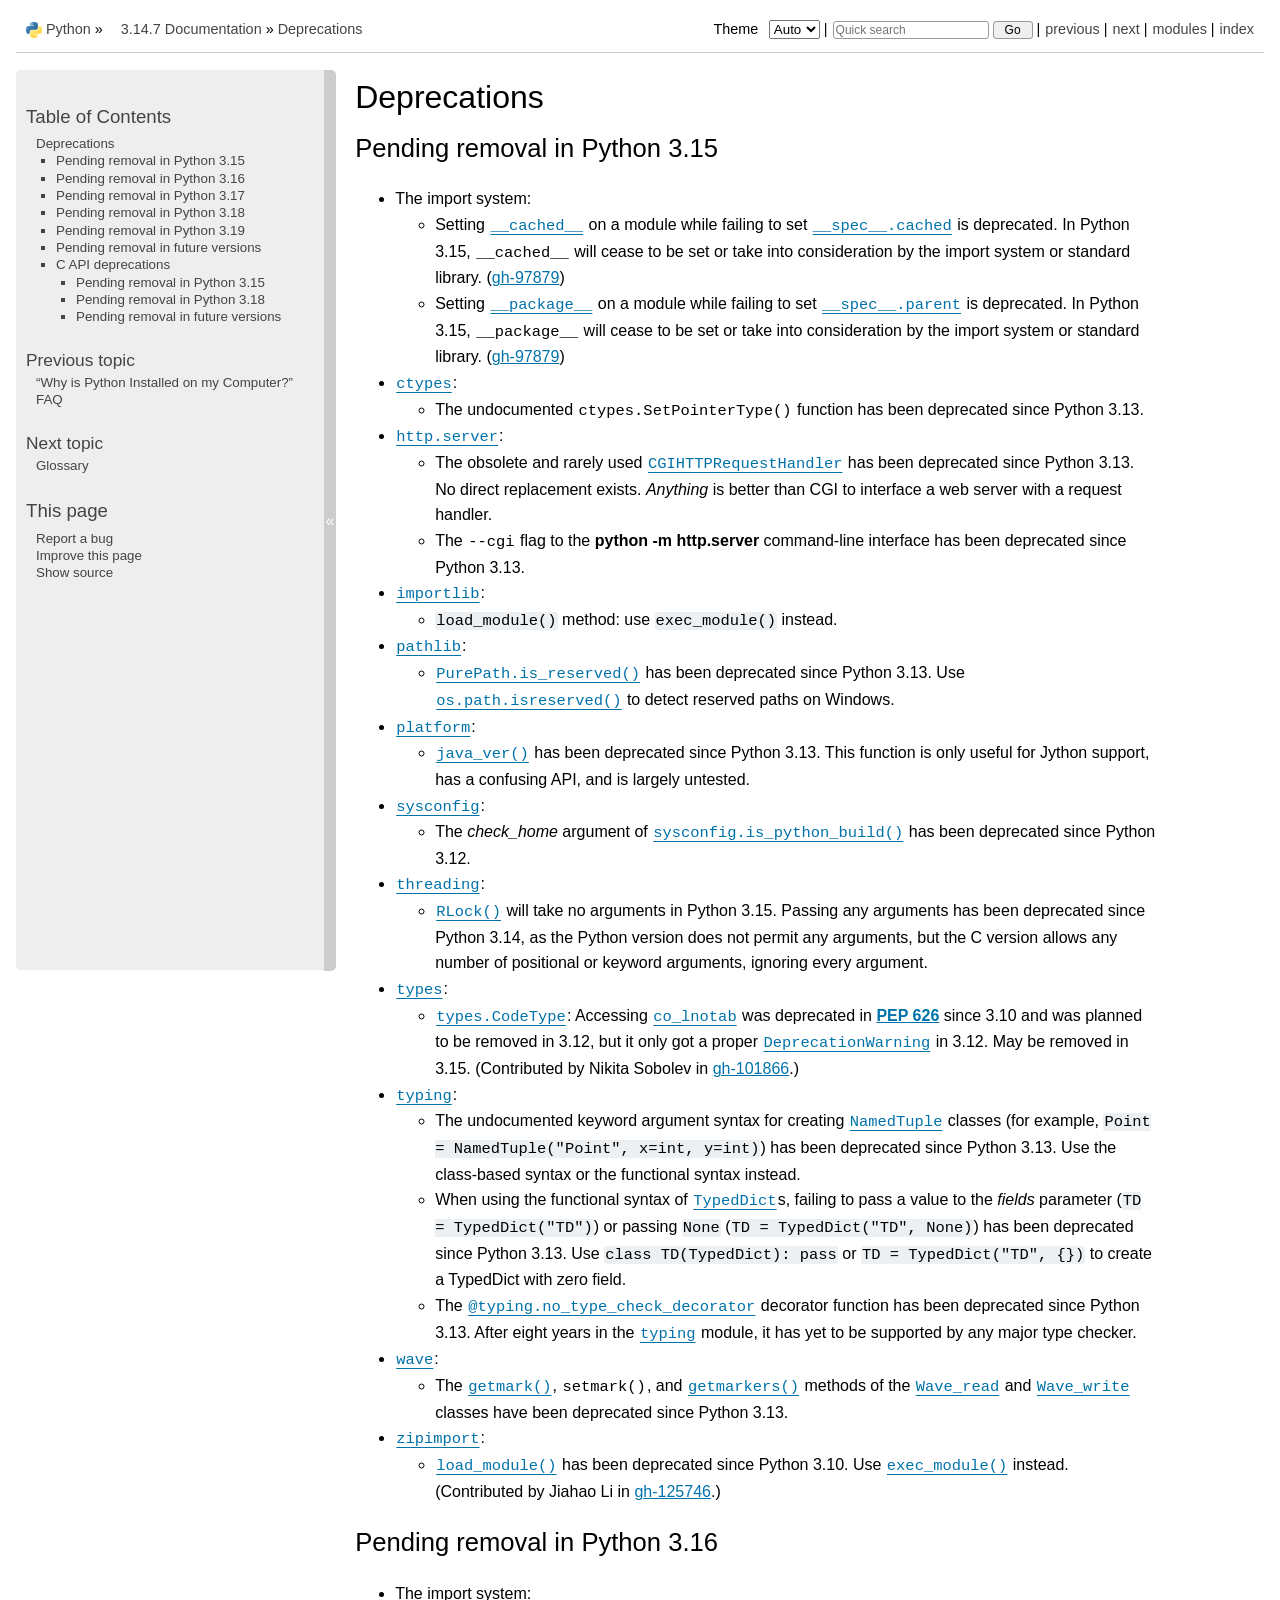
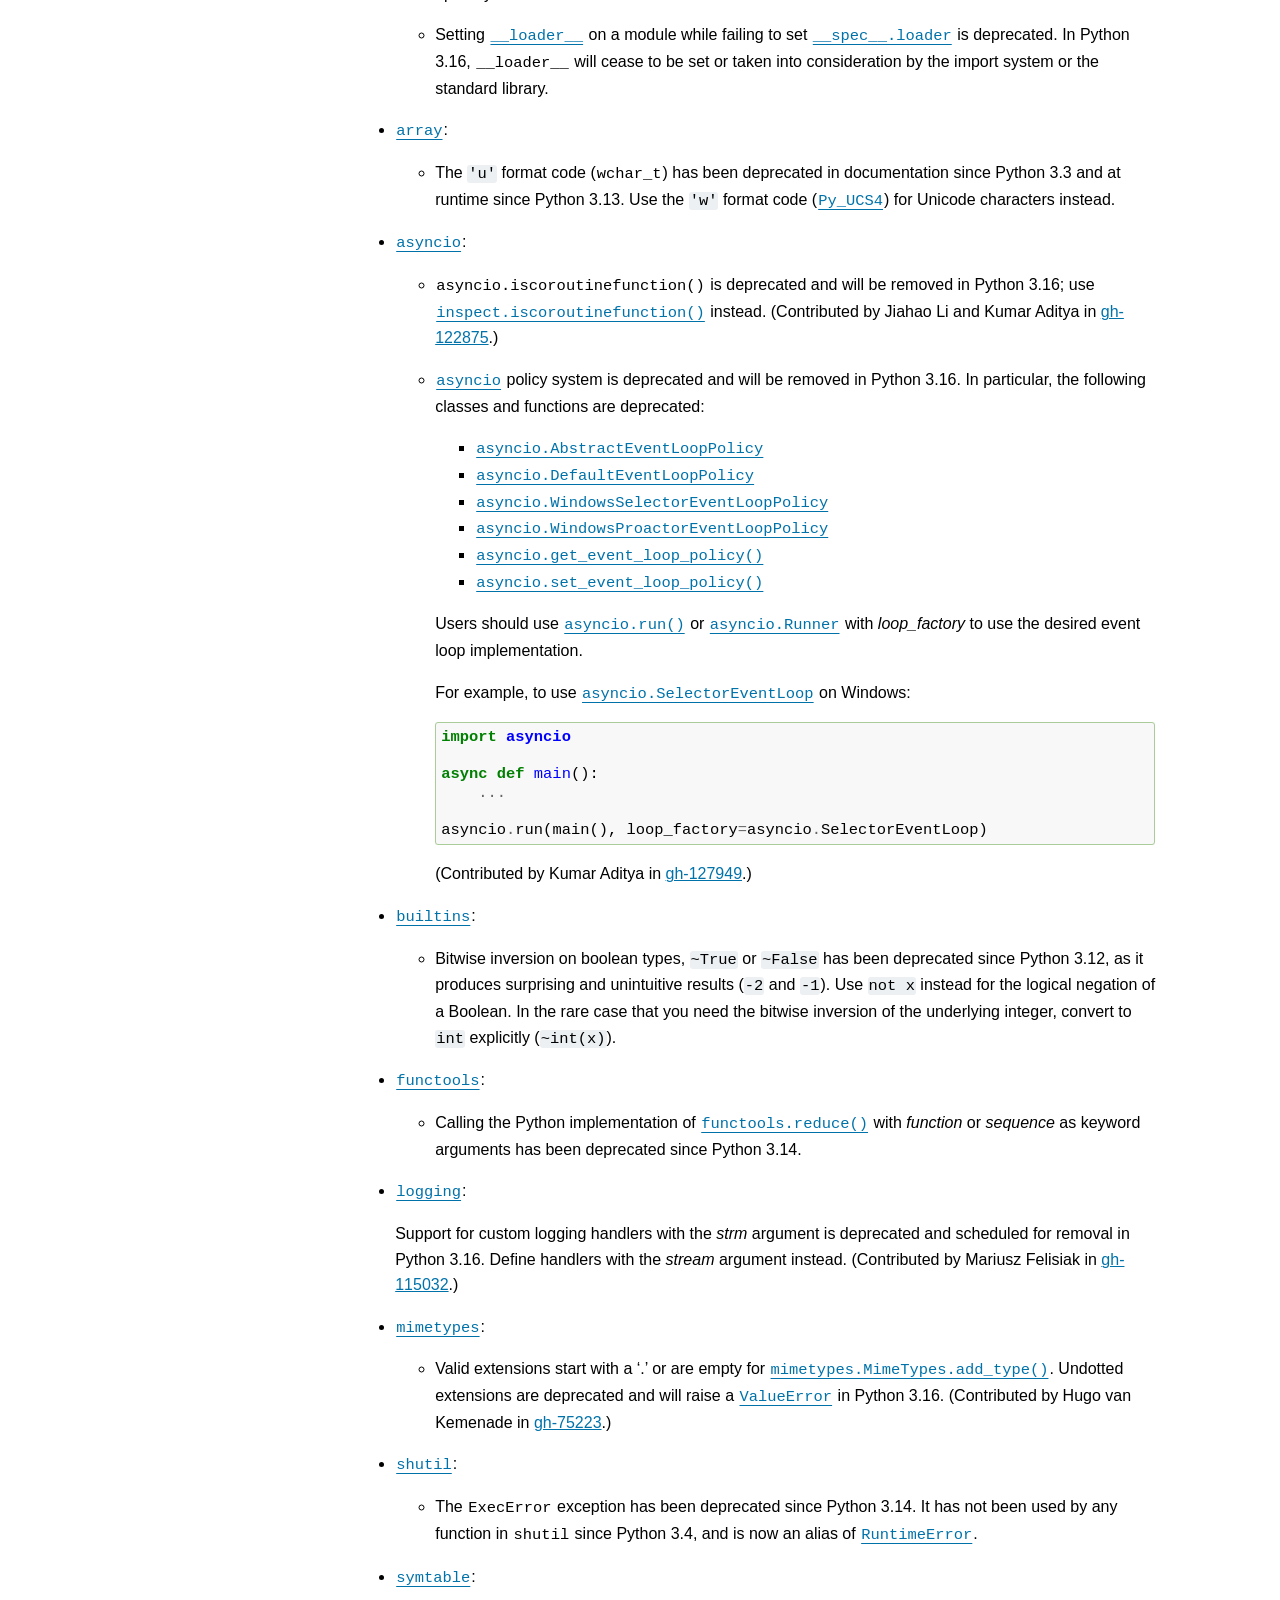
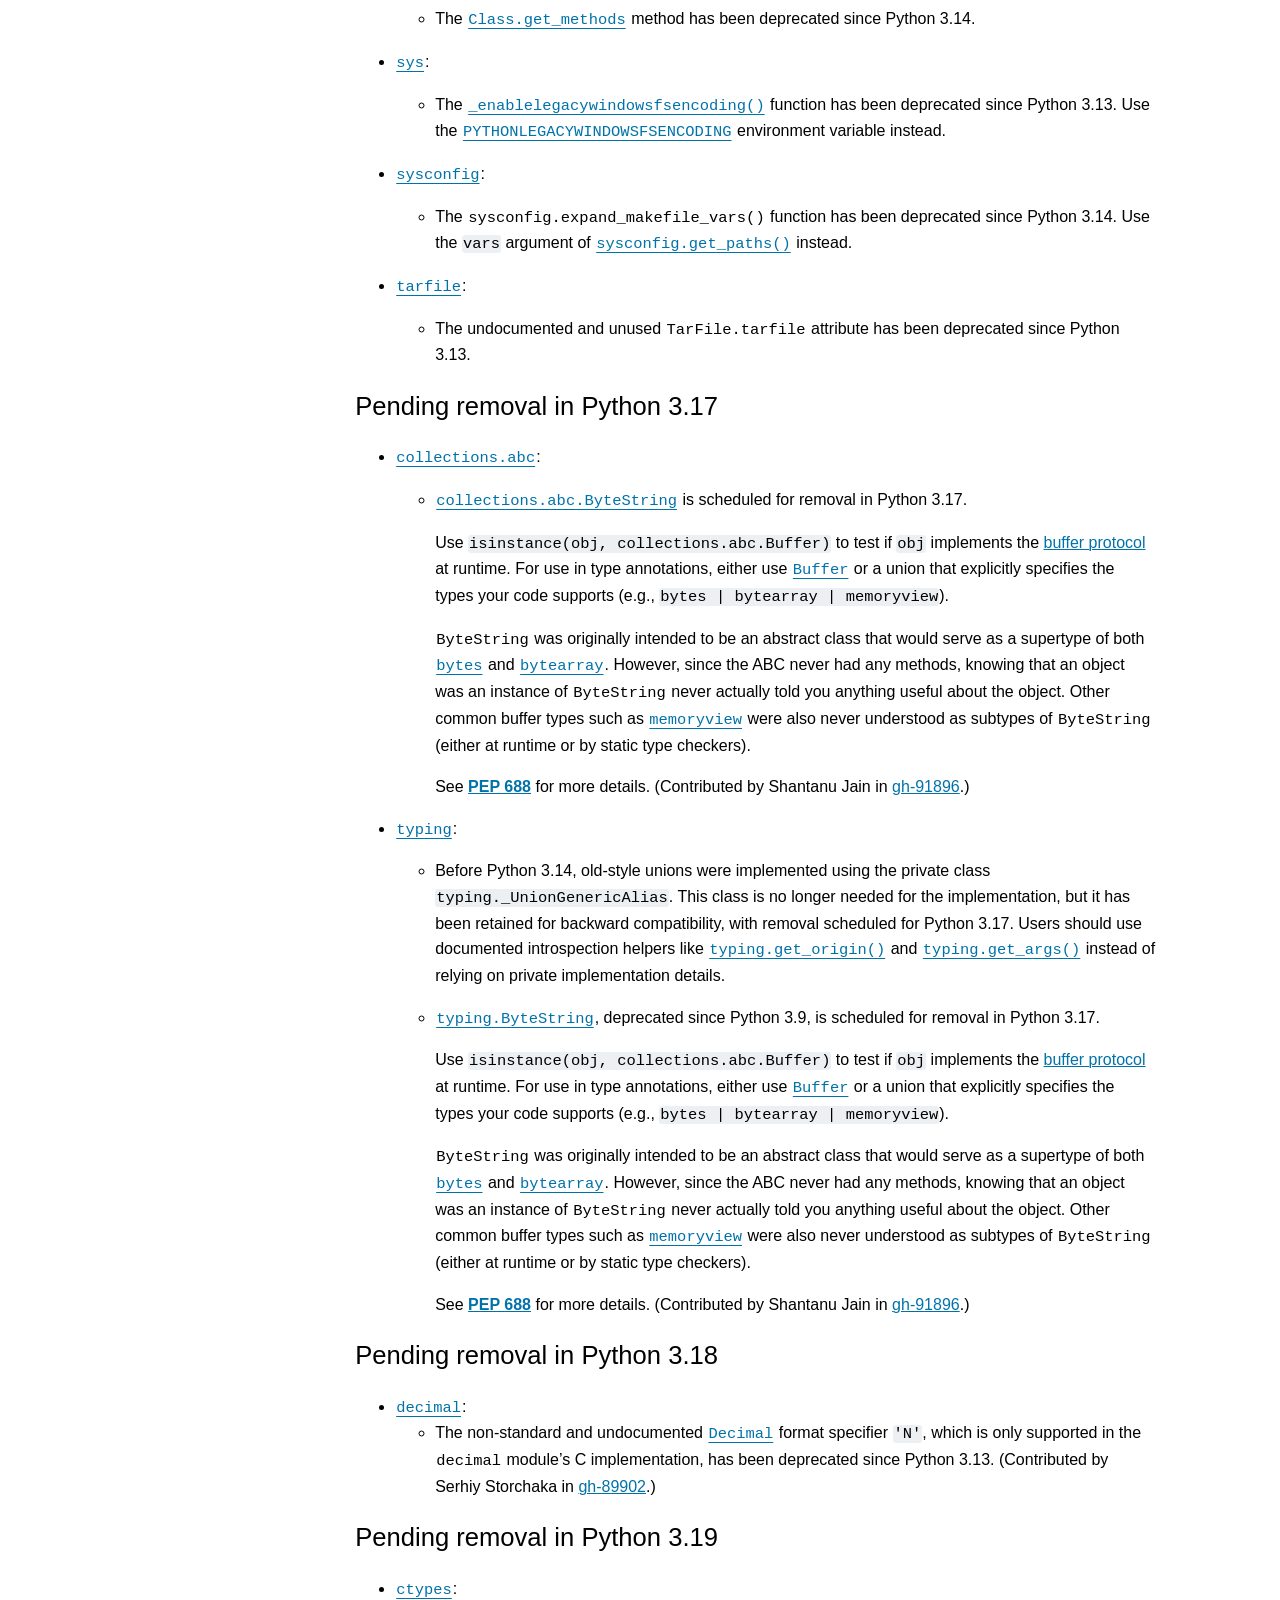
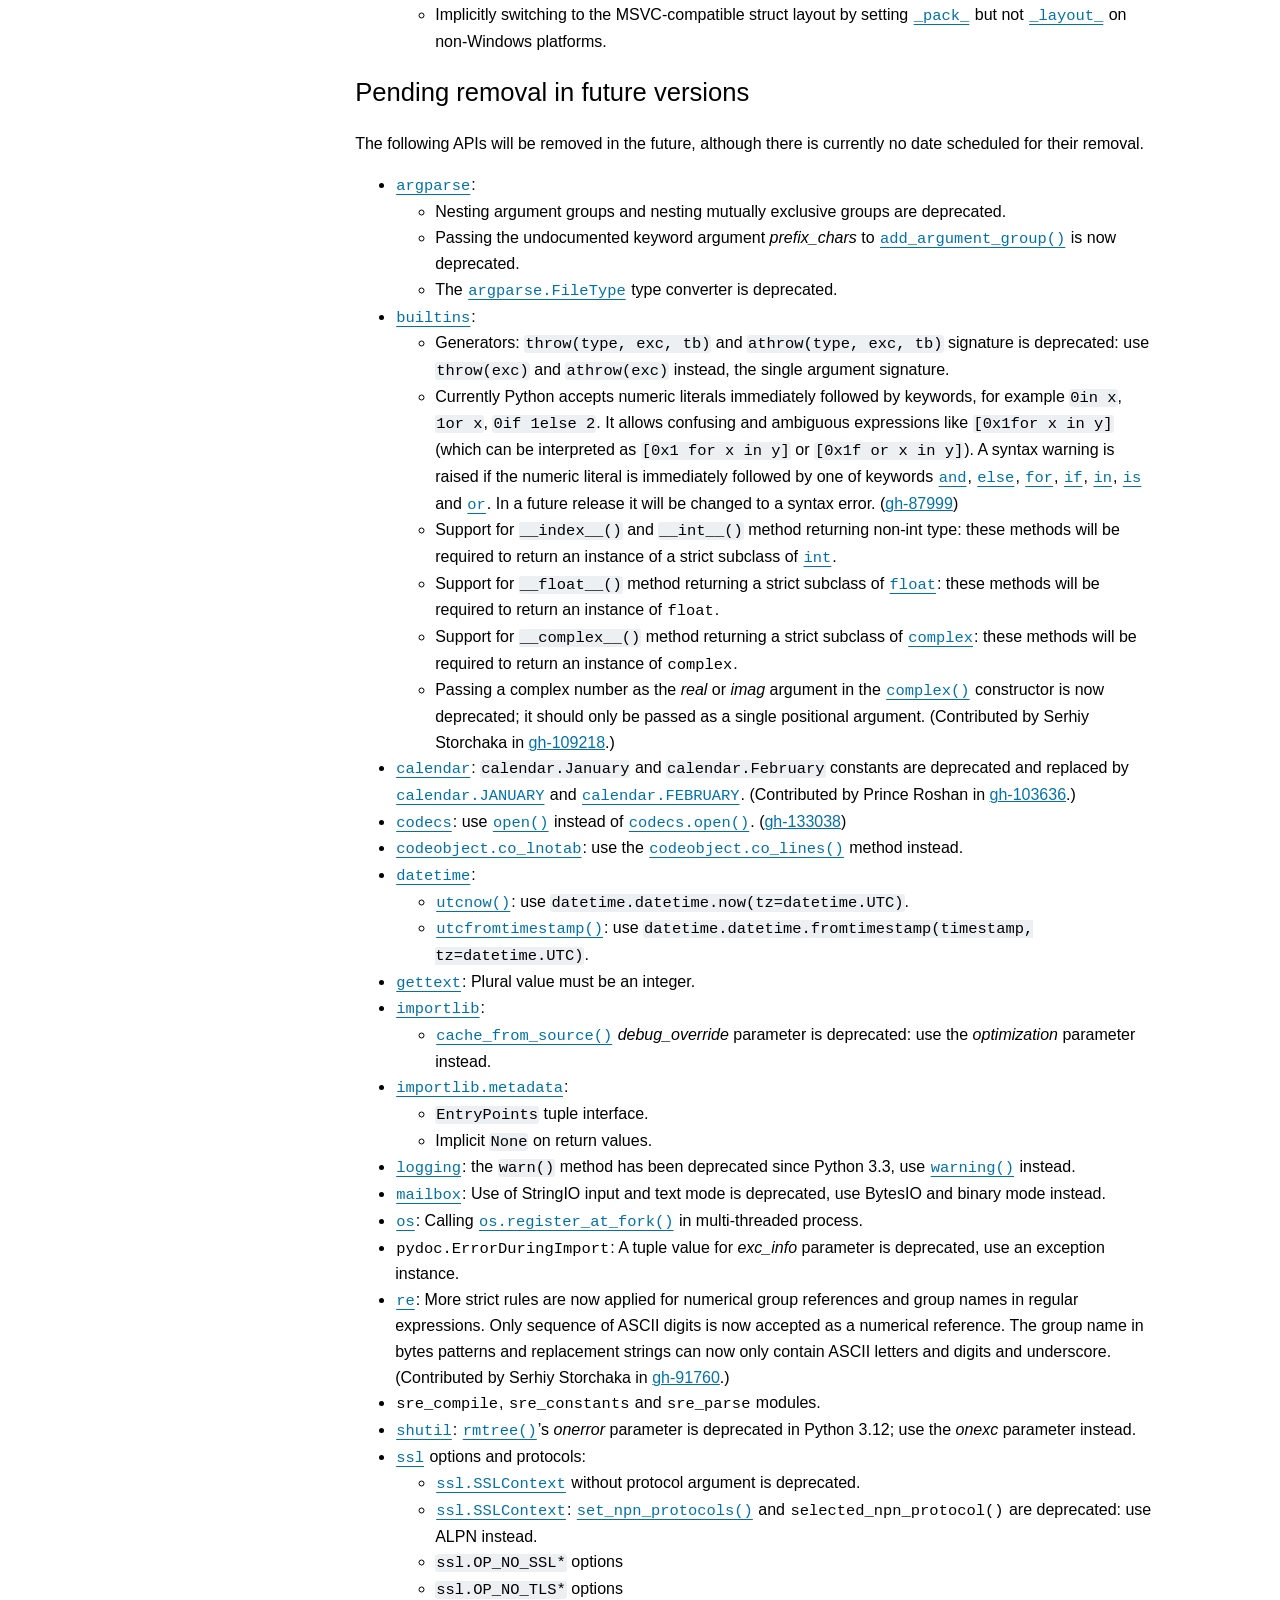
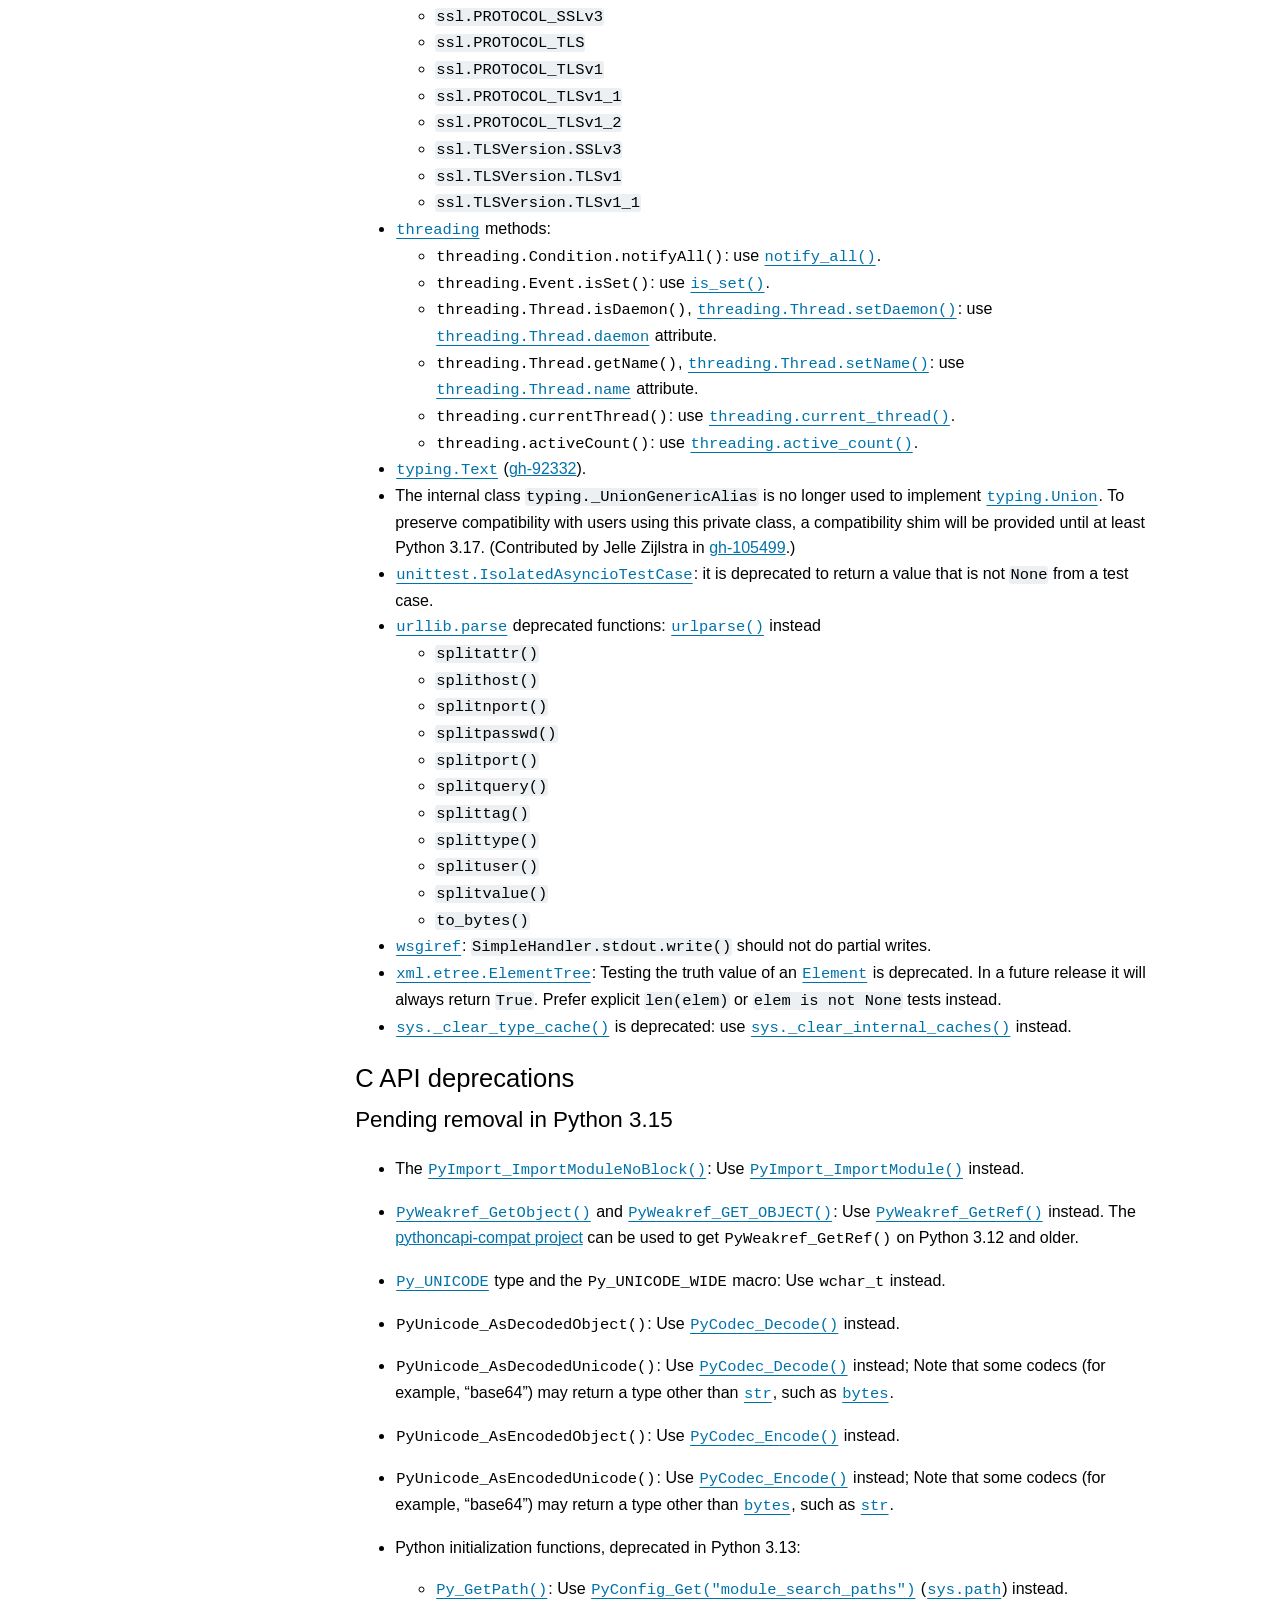
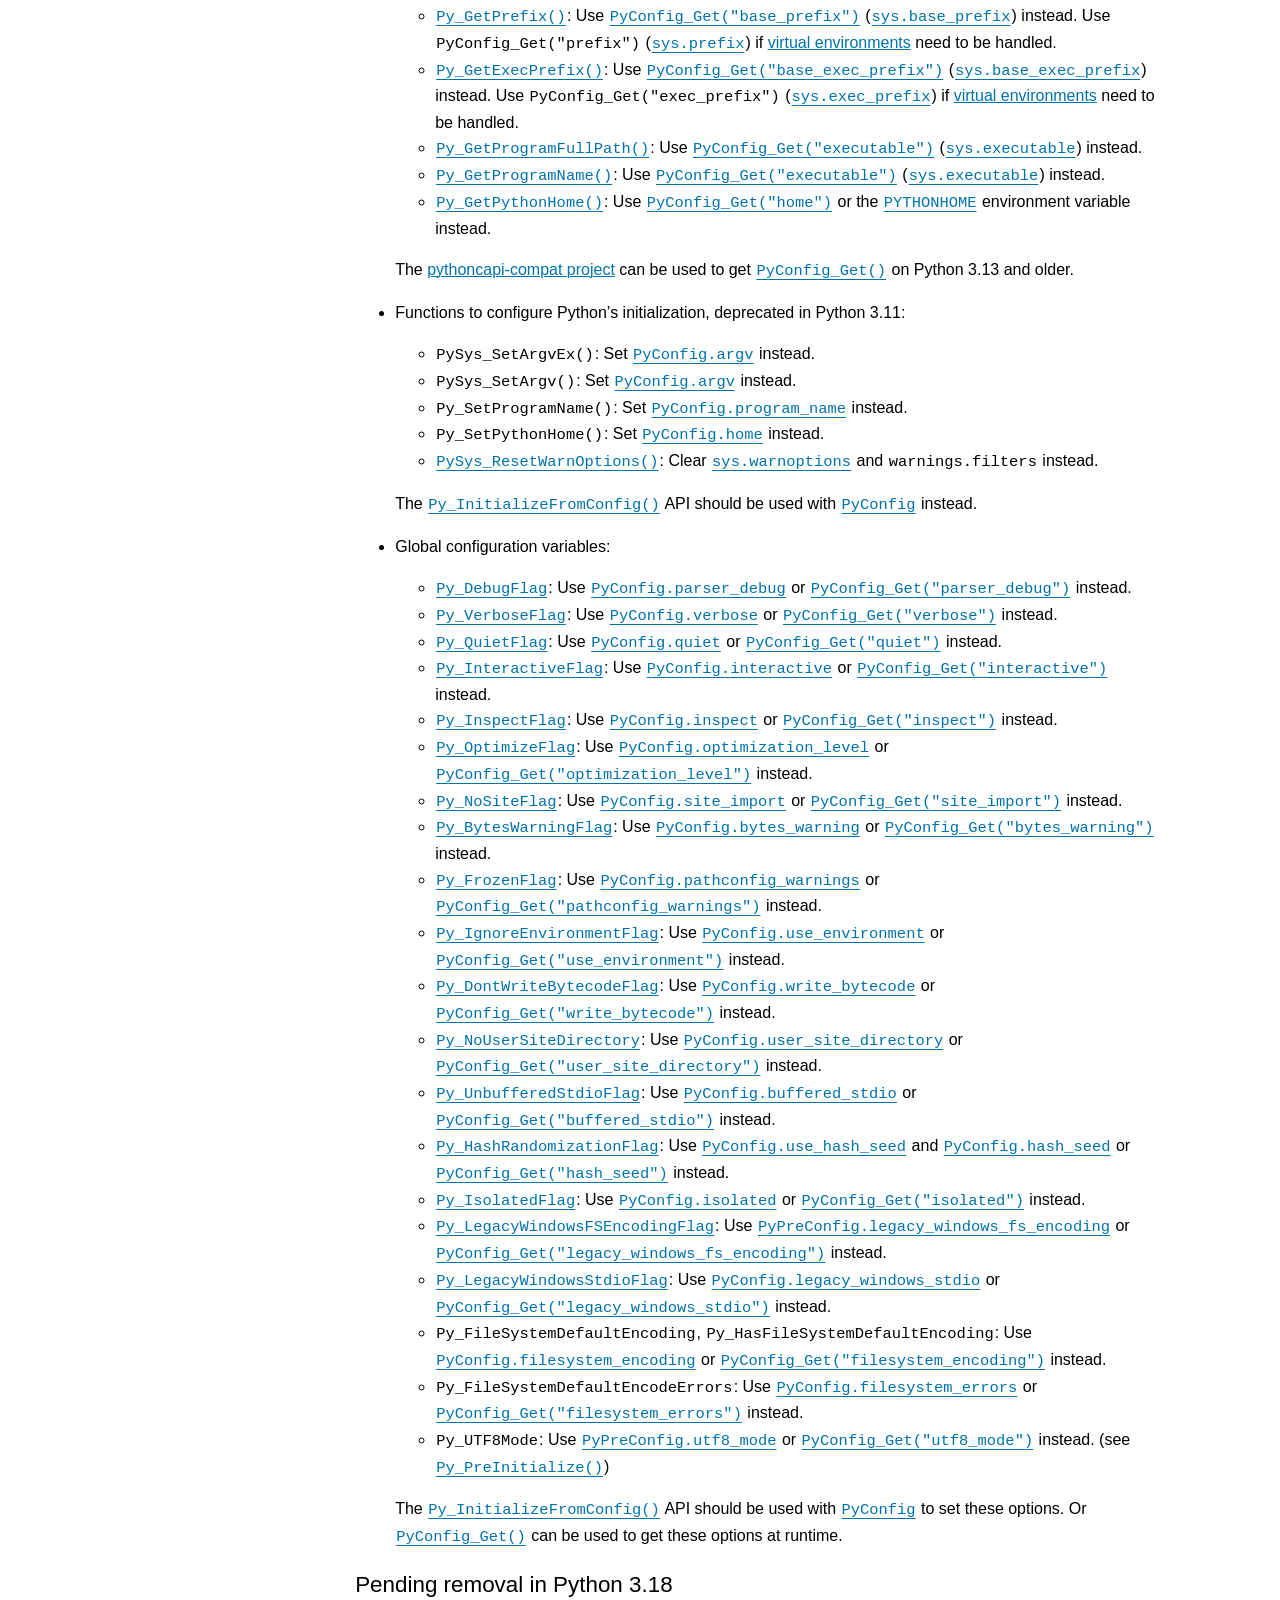
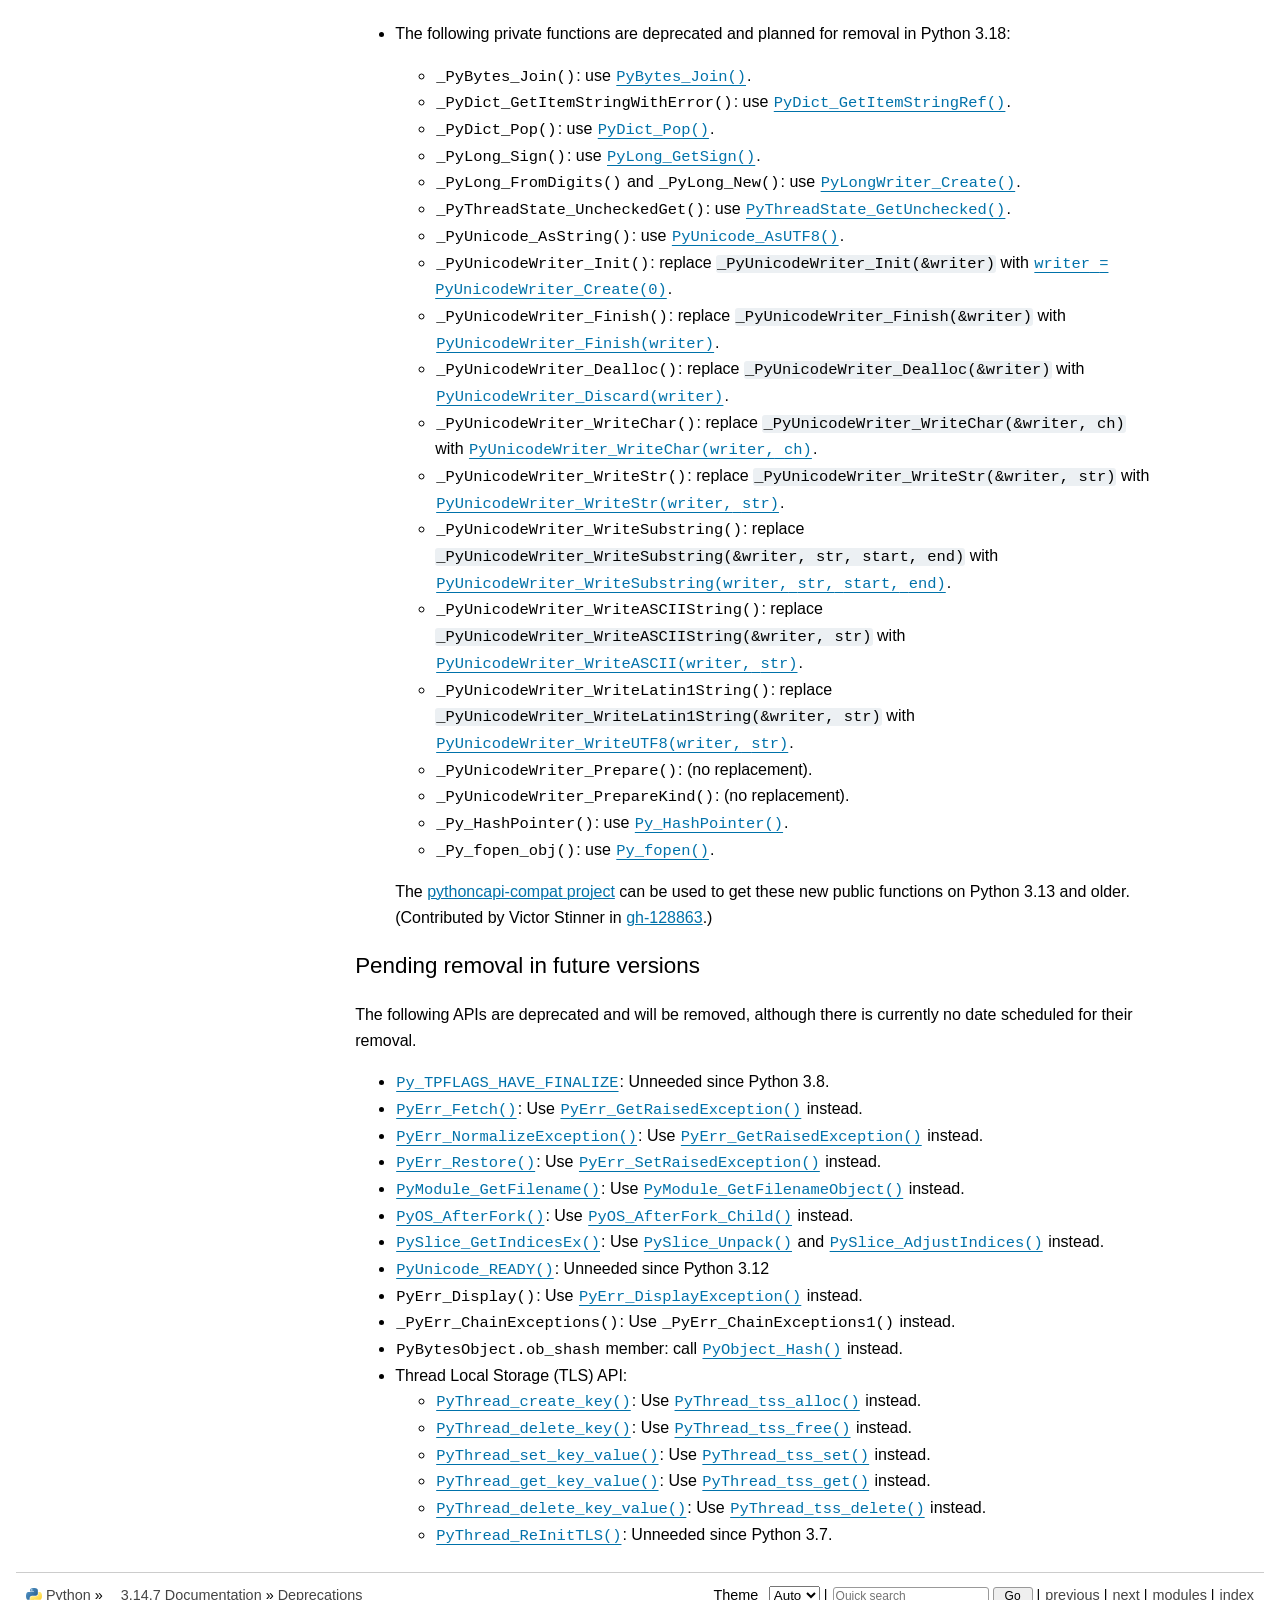
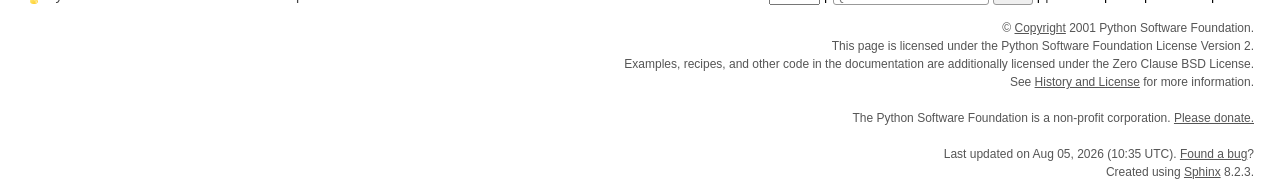
<file: Python/pythoncore-3.14-64/Doc/html/deprecations/index.html>
<!DOCTYPE html>

<html lang="en" data-content_root="../">
  <head>
    <meta charset="utf-8" />
    <meta name="viewport" content="width=device-width, initial-scale=1.0" /><meta name="viewport" content="width=device-width, initial-scale=1" />
<meta property="og:title" content="Deprecations" />
<meta property="og:type" content="website" />
<meta property="og:url" content="https://docs.python.org/3/deprecations/index.html" />
<meta property="og:site_name" content="Python documentation" />
<meta property="og:description" content="Pending removal in Python 3.15: The import system:- Setting__cached__ on a module while failing to set__spec__.cached is deprecated. In Python 3.15,__cached__ will cease to be set or take into cons..." />
<meta property="og:image" content="_static/og-image.png" />
<meta property="og:image:alt" content="Python documentation" />
<meta name="description" content="Pending removal in Python 3.15: The import system:- Setting__cached__ on a module while failing to set__spec__.cached is deprecated. In Python 3.15,__cached__ will cease to be set or take into cons..." />
<meta name="theme-color" content="#3776ab">
<meta property="og:image:width" content="200">
<meta property="og:image:height" content="200">

    <title>Deprecations &#8212; Python 3.14.7 documentation</title><meta name="viewport" content="width=device-width, initial-scale=1.0">
    
    <link rel="stylesheet" type="text/css" href="../_static/pygments.css?v=b86133f3" />
    <link rel="stylesheet" type="text/css" href="../_static/classic.css?v=234b1a7c" />
    <link rel="stylesheet" type="text/css" href="../_static/pydoctheme.css?v=4365c8fe" />
    <link id="pygments_dark_css" media="(prefers-color-scheme: dark)" rel="stylesheet" type="text/css" href="../_static/pygments_dark.css?v=5349f25f" />
    
    <script src="../_static/documentation_options.js?v=2f7d2144"></script>
    <script src="../_static/doctools.js?v=9bcbadda"></script>
    <script src="../_static/sphinx_highlight.js?v=dc90522c"></script>
    
    <script src="../_static/sidebar.js"></script>
    
    <link rel="search" type="application/opensearchdescription+xml"
          title="Search within Python 3.14.7 documentation"
          href="../_static/opensearch.xml"/>
    <link rel="author" title="About these documents" href="../about.html" />
    <link rel="index" title="Index" href="../genindex.html" />
    <link rel="search" title="Search" href="../search.html" />
    <link rel="copyright" title="Copyright" href="../copyright.html" />
    <link rel="next" title="Glossary" href="../glossary.html" />
    <link rel="prev" title="“Why is Python Installed on my Computer?” FAQ" href="../faq/installed.html" />
    
      
      <link rel="canonical" href="https://docs.python.org/3/deprecations/index.html">
      
    

    
    <style>
      @media only screen {
        table.full-width-table {
            width: 100%;
        }
      }
    </style>
<link rel="stylesheet" href="../_static/pydoctheme_dark.css" media="(prefers-color-scheme: dark)" id="pydoctheme_dark_css">
    <link rel="shortcut icon" type="image/png" href="../_static/py.svg">
            <script type="text/javascript" src="../_static/copybutton.js"></script>
            <script type="text/javascript" src="../_static/menu.js"></script>
            <script type="text/javascript" src="../_static/search-focus.js"></script>
            <script type="text/javascript" src="../_static/themetoggle.js"></script> 
            <script type="text/javascript" src="../_static/rtd_switcher.js"></script>
            <meta name="readthedocs-addons-api-version" content="1">

  </head>
<body>
<div class="mobile-nav">
    <input type="checkbox" id="menuToggler" class="toggler__input" aria-controls="navigation"
           aria-pressed="false" aria-expanded="false" role="button" aria-label="Menu">
    <nav class="nav-content" role="navigation">
        <label for="menuToggler" class="toggler__label">
            <span></span>
        </label>
        <span class="nav-items-wrapper">
            <a href="https://www.python.org/" class="nav-logo">
                <img src="../_static/py.svg" alt="Python logo">
            </a>
            <span class="version_switcher_placeholder"></span>
            <form role="search" class="search" action="../search.html" method="get">
                <svg xmlns="http://www.w3.org/2000/svg" width="20" height="20" viewBox="0 0 24 24" class="search-icon">
                    <path fill-rule="nonzero" fill="currentColor" d="M15.5 14h-.79l-.28-.27a6.5 6.5 0 001.48-5.34c-.47-2.78-2.79-5-5.59-5.34a6.505 6.505 0 00-7.27 7.27c.34 2.8 2.56 5.12 5.34 5.59a6.5 6.5 0 005.34-1.48l.27.28v.79l4.25 4.25c.41.41 1.08.41 1.49 0 .41-.41.41-1.08 0-1.49L15.5 14zm-6 0C7.01 14 5 11.99 5 9.5S7.01 5 9.5 5 14 7.01 14 9.5 11.99 14 9.5 14z"></path>
                </svg>
                <input placeholder="Quick search" aria-label="Quick search" type="search" name="q">
                <input type="submit" value="Go">
            </form>
        </span>
    </nav>
    <div class="menu-wrapper">
        <nav class="menu" role="navigation" aria-label="main navigation">
            <div class="language_switcher_placeholder"></div>
            
<label class="theme-selector-label">
    Theme
    <select class="theme-selector" oninput="activateTheme(this.value)">
        <option value="auto" selected>Auto</option>
        <option value="light">Light</option>
        <option value="dark">Dark</option>
    </select>
</label>
  <div>
    <h3><a href="../contents.html">Table of Contents</a></h3>
    <ul>
<li><a class="reference internal" href="#">Deprecations</a><ul>
<li><a class="reference internal" href="#pending-removal-in-python-3-15">Pending removal in Python 3.15</a></li>
<li><a class="reference internal" href="#pending-removal-in-python-3-16">Pending removal in Python 3.16</a></li>
<li><a class="reference internal" href="#pending-removal-in-python-3-17">Pending removal in Python 3.17</a></li>
<li><a class="reference internal" href="#pending-removal-in-python-3-18">Pending removal in Python 3.18</a></li>
<li><a class="reference internal" href="#pending-removal-in-python-3-19">Pending removal in Python 3.19</a></li>
<li><a class="reference internal" href="#pending-removal-in-future-versions">Pending removal in future versions</a></li>
<li><a class="reference internal" href="#c-api-deprecations">C API deprecations</a><ul>
<li><a class="reference internal" href="#id1">Pending removal in Python 3.15</a></li>
<li><a class="reference internal" href="#id2">Pending removal in Python 3.18</a></li>
<li><a class="reference internal" href="#id3">Pending removal in future versions</a></li>
</ul>
</li>
</ul>
</li>
</ul>

  </div>
  <div>
    <h4>Previous topic</h4>
    <p class="topless"><a href="../faq/installed.html"
                          title="previous chapter">“Why is Python Installed on my Computer?” FAQ</a></p>
  </div>
  <div>
    <h4>Next topic</h4>
    <p class="topless"><a href="../glossary.html"
                          title="next chapter">Glossary</a></p>
  </div>
  <script>
    document.addEventListener('DOMContentLoaded', () => {
        const title = document.querySelector('meta[property="og:title"]').content;
        const elements = document.querySelectorAll('.improvepage');
        const pageurl = window.location.href.split('?')[0];
        elements.forEach(element => {
            const url = new URL(element.href.split('?')[0].replace("-nojs", ""));
            url.searchParams.set('pagetitle', title);
            url.searchParams.set('pageurl', pageurl);
            url.searchParams.set('pagesource', "deprecations/index.rst");
            element.href = url.toString();
        });
    });
  </script>
  <div role="note" aria-label="source link">
    <h3>This page</h3>
    <ul class="this-page-menu">
      <li><a href="../bugs.html">Report a bug</a></li>
      <li><a class="improvepage" href="../improve-page-nojs.html">Improve this page</a></li>
      <li>
        <a href="https://github.com/python/cpython/blob/main/Doc/deprecations/index.rst?plain=1"
            rel="nofollow">Show source
        </a>
      </li>
      
    </ul>
  </div>
        </nav>
    </div>
</div>

  
    <div class="related" role="navigation" aria-label="Related">
      <h3>Navigation</h3>
      <ul>
        <li class="right" style="margin-right: 10px">
          <a href="../genindex.html" title="General Index"
             accesskey="I">index</a></li>
        <li class="right" >
          <a href="../py-modindex.html" title="Python Module Index"
             >modules</a> |</li>
        <li class="right" >
          <a href="../glossary.html" title="Glossary"
             accesskey="N">next</a> |</li>
        <li class="right" >
          <a href="../faq/installed.html" title="“Why is Python Installed on my Computer?” FAQ"
             accesskey="P">previous</a> |</li>

          <li><img src="../_static/py.svg" alt="Python logo" style="vertical-align: middle; margin-top: -1px"></li>
          <li><a href="https://www.python.org/">Python</a> &#187;</li>
          <li class="switchers">
            <div class="language_switcher_placeholder"></div>
            <div class="version_switcher_placeholder"></div>
          </li>
          <li>
              
          </li>
    <li id="cpython-language-and-version">
      <a href="../index.html">3.14.7 Documentation</a> &#187;
    </li>

        <li class="nav-item nav-item-this"><a href="">Deprecations</a></li>
                <li class="right">
                    

    <div class="inline-search" role="search">
        <form class="inline-search" action="../search.html" method="get">
          <input placeholder="Quick search" aria-label="Quick search" type="search" name="q" id="search-box">
          <input type="submit" value="Go">
        </form>
    </div>
                     |
                </li>
            <li class="right">
<label class="theme-selector-label">
    Theme
    <select class="theme-selector" oninput="activateTheme(this.value)">
        <option value="auto" selected>Auto</option>
        <option value="light">Light</option>
        <option value="dark">Dark</option>
    </select>
</label> |</li>
            
      </ul>
    </div>    

    <div class="document">
      <div class="documentwrapper">
        <div class="bodywrapper">
          <div class="body" role="main">
            
  <section id="deprecations">
<h1>Deprecations<a class="headerlink" href="#deprecations" title="Link to this heading">¶</a></h1>
<section id="pending-removal-in-python-3-15">
<h2>Pending removal in Python 3.15<a class="headerlink" href="#pending-removal-in-python-3-15" title="Link to this heading">¶</a></h2>
<ul class="simple">
<li><p>The import system:</p>
<ul>
<li><p>Setting <a class="reference internal" href="../reference/datamodel.html#module.__cached__" title="module.__cached__"><code class="xref py py-attr docutils literal notranslate"><span class="pre">__cached__</span></code></a> on a module while
failing to set <a class="reference internal" href="../library/importlib.html#importlib.machinery.ModuleSpec.cached" title="importlib.machinery.ModuleSpec.cached"><code class="xref py py-attr docutils literal notranslate"><span class="pre">__spec__.cached</span></code></a>
is deprecated. In Python 3.15, <code class="xref py py-attr docutils literal notranslate"><span class="pre">__cached__</span></code> will cease to be set or
take into consideration by the import system or standard library. (<a class="reference external" href="https://github.com/python/cpython/issues/97879">gh-97879</a>)</p></li>
<li><p>Setting <a class="reference internal" href="../reference/datamodel.html#module.__package__" title="module.__package__"><code class="xref py py-attr docutils literal notranslate"><span class="pre">__package__</span></code></a> on a module while
failing to set <a class="reference internal" href="../library/importlib.html#importlib.machinery.ModuleSpec.parent" title="importlib.machinery.ModuleSpec.parent"><code class="xref py py-attr docutils literal notranslate"><span class="pre">__spec__.parent</span></code></a>
is deprecated. In Python 3.15, <code class="xref py py-attr docutils literal notranslate"><span class="pre">__package__</span></code> will cease to be set or
take into consideration by the import system or standard library. (<a class="reference external" href="https://github.com/python/cpython/issues/97879">gh-97879</a>)</p></li>
</ul>
</li>
<li><p><a class="reference internal" href="../library/ctypes.html#module-ctypes" title="ctypes: A foreign function library for Python."><code class="xref py py-mod docutils literal notranslate"><span class="pre">ctypes</span></code></a>:</p>
<ul>
<li><p>The undocumented <code class="xref py py-func docutils literal notranslate"><span class="pre">ctypes.SetPointerType()</span></code> function
has been deprecated since Python 3.13.</p></li>
</ul>
</li>
<li><p><a class="reference internal" href="../library/http.server.html#module-http.server" title="http.server: HTTP server and request handlers."><code class="xref py py-mod docutils literal notranslate"><span class="pre">http.server</span></code></a>:</p>
<ul>
<li><p>The obsolete and rarely used <a class="reference internal" href="../library/http.server.html#http.server.CGIHTTPRequestHandler" title="http.server.CGIHTTPRequestHandler"><code class="xref py py-class docutils literal notranslate"><span class="pre">CGIHTTPRequestHandler</span></code></a>
has been deprecated since Python 3.13.
No direct replacement exists.
<em>Anything</em> is better than CGI to interface
a web server with a request handler.</p></li>
<li><p>The <code class="xref std std-option docutils literal notranslate"><span class="pre">--cgi</span></code> flag to the <strong class="program">python -m http.server</strong>
command-line interface has been deprecated since Python 3.13.</p></li>
</ul>
</li>
<li><p><a class="reference internal" href="../library/importlib.html#module-importlib" title="importlib: The implementation of the import machinery."><code class="xref py py-mod docutils literal notranslate"><span class="pre">importlib</span></code></a>:</p>
<ul>
<li><p><code class="docutils literal notranslate"><span class="pre">load_module()</span></code> method: use <code class="docutils literal notranslate"><span class="pre">exec_module()</span></code> instead.</p></li>
</ul>
</li>
<li><p><a class="reference internal" href="../library/pathlib.html#module-pathlib" title="pathlib: Object-oriented filesystem paths"><code class="xref py py-mod docutils literal notranslate"><span class="pre">pathlib</span></code></a>:</p>
<ul>
<li><p><a class="reference internal" href="../library/pathlib.html#pathlib.PurePath.is_reserved" title="pathlib.PurePath.is_reserved"><code class="xref py py-meth docutils literal notranslate"><span class="pre">PurePath.is_reserved()</span></code></a>
has been deprecated since Python 3.13.
Use <a class="reference internal" href="../library/os.path.html#os.path.isreserved" title="os.path.isreserved"><code class="xref py py-func docutils literal notranslate"><span class="pre">os.path.isreserved()</span></code></a> to detect reserved paths on Windows.</p></li>
</ul>
</li>
<li><p><a class="reference internal" href="../library/platform.html#module-platform" title="platform: Retrieves as much platform identifying data as possible."><code class="xref py py-mod docutils literal notranslate"><span class="pre">platform</span></code></a>:</p>
<ul>
<li><p><a class="reference internal" href="../library/platform.html#platform.java_ver" title="platform.java_ver"><code class="xref py py-func docutils literal notranslate"><span class="pre">java_ver()</span></code></a> has been deprecated since Python 3.13.
This function is only useful for Jython support, has a confusing API,
and is largely untested.</p></li>
</ul>
</li>
<li><p><a class="reference internal" href="../library/sysconfig.html#module-sysconfig" title="sysconfig: Python's configuration information"><code class="xref py py-mod docutils literal notranslate"><span class="pre">sysconfig</span></code></a>:</p>
<ul>
<li><p>The <em>check_home</em> argument of <a class="reference internal" href="../library/sysconfig.html#sysconfig.is_python_build" title="sysconfig.is_python_build"><code class="xref py py-func docutils literal notranslate"><span class="pre">sysconfig.is_python_build()</span></code></a> has been
deprecated since Python 3.12.</p></li>
</ul>
</li>
<li><p><a class="reference internal" href="../library/threading.html#module-threading" title="threading: Thread-based parallelism."><code class="xref py py-mod docutils literal notranslate"><span class="pre">threading</span></code></a>:</p>
<ul>
<li><p><a class="reference internal" href="../library/threading.html#threading.RLock" title="threading.RLock"><code class="xref py py-func docutils literal notranslate"><span class="pre">RLock()</span></code></a> will take no arguments in Python 3.15.
Passing any arguments has been deprecated since Python 3.14,
as the Python version does not permit any arguments,
but the C version allows any number of positional or keyword arguments,
ignoring every argument.</p></li>
</ul>
</li>
<li><p><a class="reference internal" href="../library/types.html#module-types" title="types: Names for built-in types."><code class="xref py py-mod docutils literal notranslate"><span class="pre">types</span></code></a>:</p>
<ul>
<li><p><a class="reference internal" href="../library/types.html#types.CodeType" title="types.CodeType"><code class="xref py py-class docutils literal notranslate"><span class="pre">types.CodeType</span></code></a>: Accessing <a class="reference internal" href="../reference/datamodel.html#codeobject.co_lnotab" title="codeobject.co_lnotab"><code class="xref py py-attr docutils literal notranslate"><span class="pre">co_lnotab</span></code></a> was
deprecated in <span class="target" id="index-0"></span><a class="pep reference external" href="https://peps.python.org/pep-0626/"><strong>PEP 626</strong></a>
since 3.10 and was planned to be removed in 3.12,
but it only got a proper <a class="reference internal" href="../library/exceptions.html#DeprecationWarning" title="DeprecationWarning"><code class="xref py py-exc docutils literal notranslate"><span class="pre">DeprecationWarning</span></code></a> in 3.12.
May be removed in 3.15.
(Contributed by Nikita Sobolev in <a class="reference external" href="https://github.com/python/cpython/issues/101866">gh-101866</a>.)</p></li>
</ul>
</li>
<li><p><a class="reference internal" href="../library/typing.html#module-typing" title="typing: Support for type hints (see :pep:`484`)."><code class="xref py py-mod docutils literal notranslate"><span class="pre">typing</span></code></a>:</p>
<ul>
<li><p>The undocumented keyword argument syntax for creating
<a class="reference internal" href="../library/typing.html#typing.NamedTuple" title="typing.NamedTuple"><code class="xref py py-class docutils literal notranslate"><span class="pre">NamedTuple</span></code></a> classes
(for example, <code class="docutils literal notranslate"><span class="pre">Point</span> <span class="pre">=</span> <span class="pre">NamedTuple(&quot;Point&quot;,</span> <span class="pre">x=int,</span> <span class="pre">y=int)</span></code>)
has been deprecated since Python 3.13.
Use the class-based syntax or the functional syntax instead.</p></li>
<li><p>When using the functional syntax of <a class="reference internal" href="../library/typing.html#typing.TypedDict" title="typing.TypedDict"><code class="xref py py-class docutils literal notranslate"><span class="pre">TypedDict</span></code></a>s, failing
to pass a value to the <em>fields</em> parameter (<code class="docutils literal notranslate"><span class="pre">TD</span> <span class="pre">=</span> <span class="pre">TypedDict(&quot;TD&quot;)</span></code>) or
passing <code class="docutils literal notranslate"><span class="pre">None</span></code> (<code class="docutils literal notranslate"><span class="pre">TD</span> <span class="pre">=</span> <span class="pre">TypedDict(&quot;TD&quot;,</span> <span class="pre">None)</span></code>) has been deprecated
since Python 3.13.
Use <code class="docutils literal notranslate"><span class="pre">class</span> <span class="pre">TD(TypedDict):</span> <span class="pre">pass</span></code> or <code class="docutils literal notranslate"><span class="pre">TD</span> <span class="pre">=</span> <span class="pre">TypedDict(&quot;TD&quot;,</span> <span class="pre">{})</span></code>
to create a TypedDict with zero field.</p></li>
<li><p>The <a class="reference internal" href="../library/typing.html#typing.no_type_check_decorator" title="typing.no_type_check_decorator"><code class="xref py py-deco docutils literal notranslate"><span class="pre">&#64;typing.no_type_check_decorator</span></code></a> decorator function
has been deprecated since Python 3.13.
After eight years in the <a class="reference internal" href="../library/typing.html#module-typing" title="typing: Support for type hints (see :pep:`484`)."><code class="xref py py-mod docutils literal notranslate"><span class="pre">typing</span></code></a> module,
it has yet to be supported by any major type checker.</p></li>
</ul>
</li>
<li><p><a class="reference internal" href="../library/wave.html#module-wave" title="wave: Provide an interface to the WAV sound format."><code class="xref py py-mod docutils literal notranslate"><span class="pre">wave</span></code></a>:</p>
<ul>
<li><p>The <a class="reference internal" href="../library/wave.html#wave.Wave_read.getmark" title="wave.Wave_read.getmark"><code class="xref py py-meth docutils literal notranslate"><span class="pre">getmark()</span></code></a>, <code class="xref py py-meth docutils literal notranslate"><span class="pre">setmark()</span></code>,
and <a class="reference internal" href="../library/wave.html#wave.Wave_read.getmarkers" title="wave.Wave_read.getmarkers"><code class="xref py py-meth docutils literal notranslate"><span class="pre">getmarkers()</span></code></a> methods of
the <a class="reference internal" href="../library/wave.html#wave.Wave_read" title="wave.Wave_read"><code class="xref py py-class docutils literal notranslate"><span class="pre">Wave_read</span></code></a> and <a class="reference internal" href="../library/wave.html#wave.Wave_write" title="wave.Wave_write"><code class="xref py py-class docutils literal notranslate"><span class="pre">Wave_write</span></code></a> classes
have been deprecated since Python 3.13.</p></li>
</ul>
</li>
<li><p><a class="reference internal" href="../library/zipimport.html#module-zipimport" title="zipimport: Support for importing Python modules from ZIP archives."><code class="xref py py-mod docutils literal notranslate"><span class="pre">zipimport</span></code></a>:</p>
<ul>
<li><p><a class="reference internal" href="../library/zipimport.html#zipimport.zipimporter.load_module" title="zipimport.zipimporter.load_module"><code class="xref py py-meth docutils literal notranslate"><span class="pre">load_module()</span></code></a> has been deprecated since
Python 3.10. Use <a class="reference internal" href="../library/zipimport.html#zipimport.zipimporter.exec_module" title="zipimport.zipimporter.exec_module"><code class="xref py py-meth docutils literal notranslate"><span class="pre">exec_module()</span></code></a> instead.
(Contributed by Jiahao Li in <a class="reference external" href="https://github.com/python/cpython/issues/125746">gh-125746</a>.)</p></li>
</ul>
</li>
</ul>
</section>
<section id="pending-removal-in-python-3-16">
<h2>Pending removal in Python 3.16<a class="headerlink" href="#pending-removal-in-python-3-16" title="Link to this heading">¶</a></h2>
<ul>
<li><p>The import system:</p>
<ul class="simple">
<li><p>Setting <a class="reference internal" href="../reference/datamodel.html#module.__loader__" title="module.__loader__"><code class="xref py py-attr docutils literal notranslate"><span class="pre">__loader__</span></code></a> on a module while
failing to set <a class="reference internal" href="../library/importlib.html#importlib.machinery.ModuleSpec.loader" title="importlib.machinery.ModuleSpec.loader"><code class="xref py py-attr docutils literal notranslate"><span class="pre">__spec__.loader</span></code></a>
is deprecated. In Python 3.16, <code class="xref py py-attr docutils literal notranslate"><span class="pre">__loader__</span></code> will cease to be set or
taken into consideration by the import system or the standard library.</p></li>
</ul>
</li>
<li><p><a class="reference internal" href="../library/array.html#module-array" title="array: Space efficient arrays of uniformly typed numeric values."><code class="xref py py-mod docutils literal notranslate"><span class="pre">array</span></code></a>:</p>
<ul class="simple">
<li><p>The <code class="docutils literal notranslate"><span class="pre">'u'</span></code> format code (<code class="xref c c-type docutils literal notranslate"><span class="pre">wchar_t</span></code>)
has been deprecated in documentation since Python 3.3
and at runtime since Python 3.13.
Use the <code class="docutils literal notranslate"><span class="pre">'w'</span></code> format code (<a class="reference internal" href="../c-api/unicode.html#c.Py_UCS4" title="Py_UCS4"><code class="xref c c-type docutils literal notranslate"><span class="pre">Py_UCS4</span></code></a>)
for Unicode characters instead.</p></li>
</ul>
</li>
<li><p><a class="reference internal" href="../library/asyncio.html#module-asyncio" title="asyncio: Asynchronous I/O."><code class="xref py py-mod docutils literal notranslate"><span class="pre">asyncio</span></code></a>:</p>
<ul>
<li><p><code class="xref py py-func docutils literal notranslate"><span class="pre">asyncio.iscoroutinefunction()</span></code> is deprecated
and will be removed in Python 3.16;
use <a class="reference internal" href="../library/inspect.html#inspect.iscoroutinefunction" title="inspect.iscoroutinefunction"><code class="xref py py-func docutils literal notranslate"><span class="pre">inspect.iscoroutinefunction()</span></code></a> instead.
(Contributed by Jiahao Li and Kumar Aditya in <a class="reference external" href="https://github.com/python/cpython/issues/122875">gh-122875</a>.)</p></li>
<li><p><a class="reference internal" href="../library/asyncio.html#module-asyncio" title="asyncio: Asynchronous I/O."><code class="xref py py-mod docutils literal notranslate"><span class="pre">asyncio</span></code></a> policy system is deprecated and will be removed in Python 3.16.
In particular, the following classes and functions are deprecated:</p>
<ul class="simple">
<li><p><a class="reference internal" href="../library/asyncio-policy.html#asyncio.AbstractEventLoopPolicy" title="asyncio.AbstractEventLoopPolicy"><code class="xref py py-class docutils literal notranslate"><span class="pre">asyncio.AbstractEventLoopPolicy</span></code></a></p></li>
<li><p><a class="reference internal" href="../library/asyncio-policy.html#asyncio.DefaultEventLoopPolicy" title="asyncio.DefaultEventLoopPolicy"><code class="xref py py-class docutils literal notranslate"><span class="pre">asyncio.DefaultEventLoopPolicy</span></code></a></p></li>
<li><p><a class="reference internal" href="../library/asyncio-policy.html#asyncio.WindowsSelectorEventLoopPolicy" title="asyncio.WindowsSelectorEventLoopPolicy"><code class="xref py py-class docutils literal notranslate"><span class="pre">asyncio.WindowsSelectorEventLoopPolicy</span></code></a></p></li>
<li><p><a class="reference internal" href="../library/asyncio-policy.html#asyncio.WindowsProactorEventLoopPolicy" title="asyncio.WindowsProactorEventLoopPolicy"><code class="xref py py-class docutils literal notranslate"><span class="pre">asyncio.WindowsProactorEventLoopPolicy</span></code></a></p></li>
<li><p><a class="reference internal" href="../library/asyncio-policy.html#asyncio.get_event_loop_policy" title="asyncio.get_event_loop_policy"><code class="xref py py-func docutils literal notranslate"><span class="pre">asyncio.get_event_loop_policy()</span></code></a></p></li>
<li><p><a class="reference internal" href="../library/asyncio-policy.html#asyncio.set_event_loop_policy" title="asyncio.set_event_loop_policy"><code class="xref py py-func docutils literal notranslate"><span class="pre">asyncio.set_event_loop_policy()</span></code></a></p></li>
</ul>
<p>Users should use <a class="reference internal" href="../library/asyncio-runner.html#asyncio.run" title="asyncio.run"><code class="xref py py-func docutils literal notranslate"><span class="pre">asyncio.run()</span></code></a> or <a class="reference internal" href="../library/asyncio-runner.html#asyncio.Runner" title="asyncio.Runner"><code class="xref py py-class docutils literal notranslate"><span class="pre">asyncio.Runner</span></code></a> with
<em>loop_factory</em> to use the desired event loop implementation.</p>
<p>For example, to use <a class="reference internal" href="../library/asyncio-eventloop.html#asyncio.SelectorEventLoop" title="asyncio.SelectorEventLoop"><code class="xref py py-class docutils literal notranslate"><span class="pre">asyncio.SelectorEventLoop</span></code></a> on Windows:</p>
<div class="highlight-python3 notranslate"><div class="highlight"><pre><span></span><span class="kn">import</span><span class="w"> </span><span class="nn">asyncio</span>

<span class="k">async</span> <span class="k">def</span><span class="w"> </span><span class="nf">main</span><span class="p">():</span>
    <span class="o">...</span>

<span class="n">asyncio</span><span class="o">.</span><span class="n">run</span><span class="p">(</span><span class="n">main</span><span class="p">(),</span> <span class="n">loop_factory</span><span class="o">=</span><span class="n">asyncio</span><span class="o">.</span><span class="n">SelectorEventLoop</span><span class="p">)</span>
</pre></div>
</div>
<p>(Contributed by Kumar Aditya in <a class="reference external" href="https://github.com/python/cpython/issues/127949">gh-127949</a>.)</p>
</li>
</ul>
</li>
<li><p><a class="reference internal" href="../library/builtins.html#module-builtins" title="builtins: The module that provides the built-in namespace."><code class="xref py py-mod docutils literal notranslate"><span class="pre">builtins</span></code></a>:</p>
<ul class="simple">
<li><p>Bitwise inversion on boolean types, <code class="docutils literal notranslate"><span class="pre">~True</span></code> or <code class="docutils literal notranslate"><span class="pre">~False</span></code>
has been deprecated since Python 3.12,
as it produces surprising and unintuitive results (<code class="docutils literal notranslate"><span class="pre">-2</span></code> and <code class="docutils literal notranslate"><span class="pre">-1</span></code>).
Use <code class="docutils literal notranslate"><span class="pre">not</span> <span class="pre">x</span></code> instead for the logical negation of a Boolean.
In the rare case that you need the bitwise inversion of
the underlying integer, convert to <code class="docutils literal notranslate"><span class="pre">int</span></code> explicitly (<code class="docutils literal notranslate"><span class="pre">~int(x)</span></code>).</p></li>
</ul>
</li>
<li><p><a class="reference internal" href="../library/functools.html#module-functools" title="functools: Higher-order functions and operations on callable objects."><code class="xref py py-mod docutils literal notranslate"><span class="pre">functools</span></code></a>:</p>
<ul class="simple">
<li><p>Calling the Python implementation of <a class="reference internal" href="../library/functools.html#functools.reduce" title="functools.reduce"><code class="xref py py-func docutils literal notranslate"><span class="pre">functools.reduce()</span></code></a> with <em>function</em>
or <em>sequence</em> as keyword arguments has been deprecated since Python 3.14.</p></li>
</ul>
</li>
<li><p><a class="reference internal" href="../library/logging.html#module-logging" title="logging: Flexible event logging system for applications."><code class="xref py py-mod docutils literal notranslate"><span class="pre">logging</span></code></a>:</p>
<p>Support for custom logging handlers with the <em>strm</em> argument is deprecated
and scheduled for removal in Python 3.16. Define handlers with the <em>stream</em>
argument instead. (Contributed by Mariusz Felisiak in <a class="reference external" href="https://github.com/python/cpython/issues/115032">gh-115032</a>.)</p>
</li>
<li><p><a class="reference internal" href="../library/mimetypes.html#module-mimetypes" title="mimetypes: Mapping of filename extensions to MIME types."><code class="xref py py-mod docutils literal notranslate"><span class="pre">mimetypes</span></code></a>:</p>
<ul class="simple">
<li><p>Valid extensions start with a ‘.’ or are empty for
<a class="reference internal" href="../library/mimetypes.html#mimetypes.MimeTypes.add_type" title="mimetypes.MimeTypes.add_type"><code class="xref py py-meth docutils literal notranslate"><span class="pre">mimetypes.MimeTypes.add_type()</span></code></a>.
Undotted extensions are deprecated and will
raise a <a class="reference internal" href="../library/exceptions.html#ValueError" title="ValueError"><code class="xref py py-exc docutils literal notranslate"><span class="pre">ValueError</span></code></a> in Python 3.16.
(Contributed by Hugo van Kemenade in <a class="reference external" href="https://github.com/python/cpython/issues/75223">gh-75223</a>.)</p></li>
</ul>
</li>
<li><p><a class="reference internal" href="../library/shutil.html#module-shutil" title="shutil: High-level file operations, including copying."><code class="xref py py-mod docutils literal notranslate"><span class="pre">shutil</span></code></a>:</p>
<ul class="simple">
<li><p>The <code class="xref py py-class docutils literal notranslate"><span class="pre">ExecError</span></code> exception
has been deprecated since Python 3.14.
It has not been used by any function in <code class="xref py py-mod docutils literal notranslate"><span class="pre">shutil</span></code> since Python 3.4,
and is now an alias of <a class="reference internal" href="../library/exceptions.html#RuntimeError" title="RuntimeError"><code class="xref py py-exc docutils literal notranslate"><span class="pre">RuntimeError</span></code></a>.</p></li>
</ul>
</li>
<li><p><a class="reference internal" href="../library/symtable.html#module-symtable" title="symtable: Interface to the compiler's internal symbol tables."><code class="xref py py-mod docutils literal notranslate"><span class="pre">symtable</span></code></a>:</p>
<ul class="simple">
<li><p>The <a class="reference internal" href="../library/symtable.html#symtable.Class.get_methods" title="symtable.Class.get_methods"><code class="xref py py-meth docutils literal notranslate"><span class="pre">Class.get_methods</span></code></a> method
has been deprecated since Python 3.14.</p></li>
</ul>
</li>
<li><p><a class="reference internal" href="../library/sys.html#module-sys" title="sys: Access system-specific parameters and functions."><code class="xref py py-mod docutils literal notranslate"><span class="pre">sys</span></code></a>:</p>
<ul class="simple">
<li><p>The <a class="reference internal" href="../library/sys.html#sys._enablelegacywindowsfsencoding" title="sys._enablelegacywindowsfsencoding"><code class="xref py py-func docutils literal notranslate"><span class="pre">_enablelegacywindowsfsencoding()</span></code></a> function
has been deprecated since Python 3.13.
Use the <span class="target" id="index-1"></span><a class="reference internal" href="../using/cmdline.html#envvar-PYTHONLEGACYWINDOWSFSENCODING"><code class="xref std std-envvar docutils literal notranslate"><span class="pre">PYTHONLEGACYWINDOWSFSENCODING</span></code></a> environment variable instead.</p></li>
</ul>
</li>
<li><p><a class="reference internal" href="../library/sysconfig.html#module-sysconfig" title="sysconfig: Python's configuration information"><code class="xref py py-mod docutils literal notranslate"><span class="pre">sysconfig</span></code></a>:</p>
<ul class="simple">
<li><p>The <code class="xref py py-func docutils literal notranslate"><span class="pre">sysconfig.expand_makefile_vars()</span></code> function
has been deprecated since Python 3.14.
Use the <code class="docutils literal notranslate"><span class="pre">vars</span></code> argument of <a class="reference internal" href="../library/sysconfig.html#sysconfig.get_paths" title="sysconfig.get_paths"><code class="xref py py-func docutils literal notranslate"><span class="pre">sysconfig.get_paths()</span></code></a> instead.</p></li>
</ul>
</li>
<li><p><a class="reference internal" href="../library/tarfile.html#module-tarfile" title="tarfile: Read and write tar-format archive files."><code class="xref py py-mod docutils literal notranslate"><span class="pre">tarfile</span></code></a>:</p>
<ul class="simple">
<li><p>The undocumented and unused <code class="xref py py-attr docutils literal notranslate"><span class="pre">TarFile.tarfile</span></code> attribute
has been deprecated since Python 3.13.</p></li>
</ul>
</li>
</ul>
</section>
<section id="pending-removal-in-python-3-17">
<h2>Pending removal in Python 3.17<a class="headerlink" href="#pending-removal-in-python-3-17" title="Link to this heading">¶</a></h2>
<ul>
<li><p><a class="reference internal" href="../library/collections.abc.html#module-collections.abc" title="collections.abc: Abstract base classes for containers"><code class="xref py py-mod docutils literal notranslate"><span class="pre">collections.abc</span></code></a>:</p>
<ul>
<li><p><a class="reference internal" href="../library/collections.abc.html#collections.abc.ByteString" title="collections.abc.ByteString"><code class="xref py py-class docutils literal notranslate"><span class="pre">collections.abc.ByteString</span></code></a> is scheduled for removal in Python 3.17.</p>
<p>Use <code class="docutils literal notranslate"><span class="pre">isinstance(obj,</span> <span class="pre">collections.abc.Buffer)</span></code> to test if <code class="docutils literal notranslate"><span class="pre">obj</span></code>
implements the <a class="reference internal" href="../c-api/buffer.html#bufferobjects"><span class="std std-ref">buffer protocol</span></a> at runtime. For use
in type annotations, either use <a class="reference internal" href="../library/collections.abc.html#collections.abc.Buffer" title="collections.abc.Buffer"><code class="xref py py-class docutils literal notranslate"><span class="pre">Buffer</span></code></a> or a union
that explicitly specifies the types your code supports (e.g.,
<code class="docutils literal notranslate"><span class="pre">bytes</span> <span class="pre">|</span> <span class="pre">bytearray</span> <span class="pre">|</span> <span class="pre">memoryview</span></code>).</p>
<p><code class="xref py py-class docutils literal notranslate"><span class="pre">ByteString</span></code> was originally intended to be an abstract class that
would serve as a supertype of both <a class="reference internal" href="../library/stdtypes.html#bytes" title="bytes"><code class="xref py py-class docutils literal notranslate"><span class="pre">bytes</span></code></a> and <a class="reference internal" href="../library/stdtypes.html#bytearray" title="bytearray"><code class="xref py py-class docutils literal notranslate"><span class="pre">bytearray</span></code></a>.
However, since the ABC never had any methods, knowing that an object was an
instance of <code class="xref py py-class docutils literal notranslate"><span class="pre">ByteString</span></code> never actually told you anything useful
about the object. Other common buffer types such as <a class="reference internal" href="../library/stdtypes.html#memoryview" title="memoryview"><code class="xref py py-class docutils literal notranslate"><span class="pre">memoryview</span></code></a>
were also never understood as subtypes of <code class="xref py py-class docutils literal notranslate"><span class="pre">ByteString</span></code> (either at
runtime or by static type checkers).</p>
<p>See <span class="target" id="index-2"></span><a class="pep reference external" href="https://peps.python.org/pep-0688/#current-options"><strong>PEP 688</strong></a> for more details.
(Contributed by Shantanu Jain in <a class="reference external" href="https://github.com/python/cpython/issues/91896">gh-91896</a>.)</p>
</li>
</ul>
</li>
<li><p><a class="reference internal" href="../library/typing.html#module-typing" title="typing: Support for type hints (see :pep:`484`)."><code class="xref py py-mod docutils literal notranslate"><span class="pre">typing</span></code></a>:</p>
<ul>
<li><p>Before Python 3.14, old-style unions were implemented using the private class
<code class="docutils literal notranslate"><span class="pre">typing._UnionGenericAlias</span></code>. This class is no longer needed for the implementation,
but it has been retained for backward compatibility, with removal scheduled for Python
3.17. Users should use documented introspection helpers like <a class="reference internal" href="../library/typing.html#typing.get_origin" title="typing.get_origin"><code class="xref py py-func docutils literal notranslate"><span class="pre">typing.get_origin()</span></code></a>
and <a class="reference internal" href="../library/typing.html#typing.get_args" title="typing.get_args"><code class="xref py py-func docutils literal notranslate"><span class="pre">typing.get_args()</span></code></a> instead of relying on private implementation details.</p></li>
<li><p><a class="reference internal" href="../library/typing.html#typing.ByteString" title="typing.ByteString"><code class="xref py py-class docutils literal notranslate"><span class="pre">typing.ByteString</span></code></a>, deprecated since Python 3.9, is scheduled for removal in
Python 3.17.</p>
<p>Use <code class="docutils literal notranslate"><span class="pre">isinstance(obj,</span> <span class="pre">collections.abc.Buffer)</span></code> to test if <code class="docutils literal notranslate"><span class="pre">obj</span></code>
implements the <a class="reference internal" href="../c-api/buffer.html#bufferobjects"><span class="std std-ref">buffer protocol</span></a> at runtime. For use
in type annotations, either use <a class="reference internal" href="../library/collections.abc.html#collections.abc.Buffer" title="collections.abc.Buffer"><code class="xref py py-class docutils literal notranslate"><span class="pre">Buffer</span></code></a> or a union
that explicitly specifies the types your code supports (e.g.,
<code class="docutils literal notranslate"><span class="pre">bytes</span> <span class="pre">|</span> <span class="pre">bytearray</span> <span class="pre">|</span> <span class="pre">memoryview</span></code>).</p>
<p><code class="xref py py-class docutils literal notranslate"><span class="pre">ByteString</span></code> was originally intended to be an abstract class that
would serve as a supertype of both <a class="reference internal" href="../library/stdtypes.html#bytes" title="bytes"><code class="xref py py-class docutils literal notranslate"><span class="pre">bytes</span></code></a> and <a class="reference internal" href="../library/stdtypes.html#bytearray" title="bytearray"><code class="xref py py-class docutils literal notranslate"><span class="pre">bytearray</span></code></a>.
However, since the ABC never had any methods, knowing that an object was an
instance of <code class="xref py py-class docutils literal notranslate"><span class="pre">ByteString</span></code> never actually told you anything useful
about the object. Other common buffer types such as <a class="reference internal" href="../library/stdtypes.html#memoryview" title="memoryview"><code class="xref py py-class docutils literal notranslate"><span class="pre">memoryview</span></code></a>
were also never understood as subtypes of <code class="xref py py-class docutils literal notranslate"><span class="pre">ByteString</span></code> (either at
runtime or by static type checkers).</p>
<p>See <span class="target" id="index-3"></span><a class="pep reference external" href="https://peps.python.org/pep-0688/#current-options"><strong>PEP 688</strong></a> for more details.
(Contributed by Shantanu Jain in <a class="reference external" href="https://github.com/python/cpython/issues/91896">gh-91896</a>.)</p>
</li>
</ul>
</li>
</ul>
</section>
<section id="pending-removal-in-python-3-18">
<h2>Pending removal in Python 3.18<a class="headerlink" href="#pending-removal-in-python-3-18" title="Link to this heading">¶</a></h2>
<ul class="simple">
<li><p><a class="reference internal" href="../library/decimal.html#module-decimal" title="decimal: Implementation of the General Decimal Arithmetic Specification."><code class="xref py py-mod docutils literal notranslate"><span class="pre">decimal</span></code></a>:</p>
<ul>
<li><p>The non-standard and undocumented <a class="reference internal" href="../library/decimal.html#decimal.Decimal" title="decimal.Decimal"><code class="xref py py-class docutils literal notranslate"><span class="pre">Decimal</span></code></a> format
specifier <code class="docutils literal notranslate"><span class="pre">'N'</span></code>, which is only supported in the <code class="xref py py-mod docutils literal notranslate"><span class="pre">decimal</span></code> module’s
C implementation, has been deprecated since Python 3.13.
(Contributed by Serhiy Storchaka in <a class="reference external" href="https://github.com/python/cpython/issues/89902">gh-89902</a>.)</p></li>
</ul>
</li>
</ul>
</section>
<section id="pending-removal-in-python-3-19">
<h2>Pending removal in Python 3.19<a class="headerlink" href="#pending-removal-in-python-3-19" title="Link to this heading">¶</a></h2>
<ul class="simple">
<li><p><a class="reference internal" href="../library/ctypes.html#module-ctypes" title="ctypes: A foreign function library for Python."><code class="xref py py-mod docutils literal notranslate"><span class="pre">ctypes</span></code></a>:</p>
<ul>
<li><p>Implicitly switching to the MSVC-compatible struct layout by setting
<a class="reference internal" href="../library/ctypes.html#ctypes.Structure._pack_" title="ctypes.Structure._pack_"><code class="xref py py-attr docutils literal notranslate"><span class="pre">_pack_</span></code></a> but not <a class="reference internal" href="../library/ctypes.html#ctypes.Structure._layout_" title="ctypes.Structure._layout_"><code class="xref py py-attr docutils literal notranslate"><span class="pre">_layout_</span></code></a>
on non-Windows platforms.</p></li>
</ul>
</li>
</ul>
</section>
<section id="pending-removal-in-future-versions">
<h2>Pending removal in future versions<a class="headerlink" href="#pending-removal-in-future-versions" title="Link to this heading">¶</a></h2>
<p>The following APIs will be removed in the future,
although there is currently no date scheduled for their removal.</p>
<ul class="simple">
<li><p><a class="reference internal" href="../library/argparse.html#module-argparse" title="argparse: Command-line option and argument parsing library."><code class="xref py py-mod docutils literal notranslate"><span class="pre">argparse</span></code></a>:</p>
<ul>
<li><p>Nesting argument groups and nesting mutually exclusive
groups are deprecated.</p></li>
<li><p>Passing the undocumented keyword argument <em>prefix_chars</em> to
<a class="reference internal" href="../library/argparse.html#argparse.ArgumentParser.add_argument_group" title="argparse.ArgumentParser.add_argument_group"><code class="xref py py-meth docutils literal notranslate"><span class="pre">add_argument_group()</span></code></a> is now
deprecated.</p></li>
<li><p>The <a class="reference internal" href="../library/argparse.html#argparse.FileType" title="argparse.FileType"><code class="xref py py-class docutils literal notranslate"><span class="pre">argparse.FileType</span></code></a> type converter is deprecated.</p></li>
</ul>
</li>
<li><p><a class="reference internal" href="../library/builtins.html#module-builtins" title="builtins: The module that provides the built-in namespace."><code class="xref py py-mod docutils literal notranslate"><span class="pre">builtins</span></code></a>:</p>
<ul>
<li><p>Generators: <code class="docutils literal notranslate"><span class="pre">throw(type,</span> <span class="pre">exc,</span> <span class="pre">tb)</span></code> and <code class="docutils literal notranslate"><span class="pre">athrow(type,</span> <span class="pre">exc,</span> <span class="pre">tb)</span></code>
signature is deprecated: use <code class="docutils literal notranslate"><span class="pre">throw(exc)</span></code> and <code class="docutils literal notranslate"><span class="pre">athrow(exc)</span></code> instead,
the single argument signature.</p></li>
<li><p>Currently Python accepts numeric literals immediately followed by keywords,
for example <code class="docutils literal notranslate"><span class="pre">0in</span> <span class="pre">x</span></code>, <code class="docutils literal notranslate"><span class="pre">1or</span> <span class="pre">x</span></code>, <code class="docutils literal notranslate"><span class="pre">0if</span> <span class="pre">1else</span> <span class="pre">2</span></code>.  It allows confusing and
ambiguous expressions like <code class="docutils literal notranslate"><span class="pre">[0x1for</span> <span class="pre">x</span> <span class="pre">in</span> <span class="pre">y]</span></code> (which can be interpreted as
<code class="docutils literal notranslate"><span class="pre">[0x1</span> <span class="pre">for</span> <span class="pre">x</span> <span class="pre">in</span> <span class="pre">y]</span></code> or <code class="docutils literal notranslate"><span class="pre">[0x1f</span> <span class="pre">or</span> <span class="pre">x</span> <span class="pre">in</span> <span class="pre">y]</span></code>).  A syntax warning is raised
if the numeric literal is immediately followed by one of keywords
<a class="reference internal" href="../reference/expressions.html#and"><code class="xref std std-keyword docutils literal notranslate"><span class="pre">and</span></code></a>, <a class="reference internal" href="../reference/compound_stmts.html#else"><code class="xref std std-keyword docutils literal notranslate"><span class="pre">else</span></code></a>, <a class="reference internal" href="../reference/compound_stmts.html#for"><code class="xref std std-keyword docutils literal notranslate"><span class="pre">for</span></code></a>, <a class="reference internal" href="../reference/compound_stmts.html#if"><code class="xref std std-keyword docutils literal notranslate"><span class="pre">if</span></code></a>,
<a class="reference internal" href="../reference/expressions.html#in"><code class="xref std std-keyword docutils literal notranslate"><span class="pre">in</span></code></a>, <a class="reference internal" href="../reference/expressions.html#is"><code class="xref std std-keyword docutils literal notranslate"><span class="pre">is</span></code></a> and <a class="reference internal" href="../reference/expressions.html#or"><code class="xref std std-keyword docutils literal notranslate"><span class="pre">or</span></code></a>.  In a future release it
will be changed to a syntax error. (<a class="reference external" href="https://github.com/python/cpython/issues/87999">gh-87999</a>)</p></li>
<li><p>Support for <code class="docutils literal notranslate"><span class="pre">__index__()</span></code> and <code class="docutils literal notranslate"><span class="pre">__int__()</span></code> method returning non-int type:
these methods will be required to return an instance of a strict subclass of
<a class="reference internal" href="../library/functions.html#int" title="int"><code class="xref py py-class docutils literal notranslate"><span class="pre">int</span></code></a>.</p></li>
<li><p>Support for <code class="docutils literal notranslate"><span class="pre">__float__()</span></code> method returning a strict subclass of
<a class="reference internal" href="../library/functions.html#float" title="float"><code class="xref py py-class docutils literal notranslate"><span class="pre">float</span></code></a>: these methods will be required to return an instance of
<code class="xref py py-class docutils literal notranslate"><span class="pre">float</span></code>.</p></li>
<li><p>Support for <code class="docutils literal notranslate"><span class="pre">__complex__()</span></code> method returning a strict subclass of
<a class="reference internal" href="../library/functions.html#complex" title="complex"><code class="xref py py-class docutils literal notranslate"><span class="pre">complex</span></code></a>: these methods will be required to return an instance of
<code class="xref py py-class docutils literal notranslate"><span class="pre">complex</span></code>.</p></li>
<li><p>Passing a complex number as the <em>real</em> or <em>imag</em> argument in the
<a class="reference internal" href="../library/functions.html#complex" title="complex"><code class="xref py py-func docutils literal notranslate"><span class="pre">complex()</span></code></a> constructor is now deprecated; it should only be passed
as a single positional argument.
(Contributed by Serhiy Storchaka in <a class="reference external" href="https://github.com/python/cpython/issues/109218">gh-109218</a>.)</p></li>
</ul>
</li>
<li><p><a class="reference internal" href="../library/calendar.html#module-calendar" title="calendar: Functions for working with calendars, including some emulation of the Unix cal program."><code class="xref py py-mod docutils literal notranslate"><span class="pre">calendar</span></code></a>: <code class="docutils literal notranslate"><span class="pre">calendar.January</span></code> and <code class="docutils literal notranslate"><span class="pre">calendar.February</span></code> constants are
deprecated and replaced by <a class="reference internal" href="../library/calendar.html#calendar.JANUARY" title="calendar.JANUARY"><code class="xref py py-data docutils literal notranslate"><span class="pre">calendar.JANUARY</span></code></a> and
<a class="reference internal" href="../library/calendar.html#calendar.FEBRUARY" title="calendar.FEBRUARY"><code class="xref py py-data docutils literal notranslate"><span class="pre">calendar.FEBRUARY</span></code></a>.
(Contributed by Prince Roshan in <a class="reference external" href="https://github.com/python/cpython/issues/103636">gh-103636</a>.)</p></li>
<li><p><a class="reference internal" href="../library/codecs.html#module-codecs" title="codecs: Encode and decode data and streams."><code class="xref py py-mod docutils literal notranslate"><span class="pre">codecs</span></code></a>: use <a class="reference internal" href="../library/functions.html#open" title="open"><code class="xref py py-func docutils literal notranslate"><span class="pre">open()</span></code></a> instead of <a class="reference internal" href="../library/codecs.html#codecs.open" title="codecs.open"><code class="xref py py-func docutils literal notranslate"><span class="pre">codecs.open()</span></code></a>. (<a class="reference external" href="https://github.com/python/cpython/issues/133038">gh-133038</a>)</p></li>
<li><p><a class="reference internal" href="../reference/datamodel.html#codeobject.co_lnotab" title="codeobject.co_lnotab"><code class="xref py py-attr docutils literal notranslate"><span class="pre">codeobject.co_lnotab</span></code></a>: use the <a class="reference internal" href="../reference/datamodel.html#codeobject.co_lines" title="codeobject.co_lines"><code class="xref py py-meth docutils literal notranslate"><span class="pre">codeobject.co_lines()</span></code></a> method
instead.</p></li>
<li><p><a class="reference internal" href="../library/datetime.html#module-datetime" title="datetime: Basic date and time types."><code class="xref py py-mod docutils literal notranslate"><span class="pre">datetime</span></code></a>:</p>
<ul>
<li><p><a class="reference internal" href="../library/datetime.html#datetime.datetime.utcnow" title="datetime.datetime.utcnow"><code class="xref py py-meth docutils literal notranslate"><span class="pre">utcnow()</span></code></a>:
use <code class="docutils literal notranslate"><span class="pre">datetime.datetime.now(tz=datetime.UTC)</span></code>.</p></li>
<li><p><a class="reference internal" href="../library/datetime.html#datetime.datetime.utcfromtimestamp" title="datetime.datetime.utcfromtimestamp"><code class="xref py py-meth docutils literal notranslate"><span class="pre">utcfromtimestamp()</span></code></a>:
use <code class="docutils literal notranslate"><span class="pre">datetime.datetime.fromtimestamp(timestamp,</span> <span class="pre">tz=datetime.UTC)</span></code>.</p></li>
</ul>
</li>
<li><p><a class="reference internal" href="../library/gettext.html#module-gettext" title="gettext: Multilingual internationalization services."><code class="xref py py-mod docutils literal notranslate"><span class="pre">gettext</span></code></a>: Plural value must be an integer.</p></li>
<li><p><a class="reference internal" href="../library/importlib.html#module-importlib" title="importlib: The implementation of the import machinery."><code class="xref py py-mod docutils literal notranslate"><span class="pre">importlib</span></code></a>:</p>
<ul>
<li><p><a class="reference internal" href="../library/importlib.html#importlib.util.cache_from_source" title="importlib.util.cache_from_source"><code class="xref py py-func docutils literal notranslate"><span class="pre">cache_from_source()</span></code></a> <em>debug_override</em> parameter is
deprecated: use the <em>optimization</em> parameter instead.</p></li>
</ul>
</li>
<li><p><a class="reference internal" href="../library/importlib.metadata.html#module-importlib.metadata" title="importlib.metadata: Accessing package metadata"><code class="xref py py-mod docutils literal notranslate"><span class="pre">importlib.metadata</span></code></a>:</p>
<ul>
<li><p><code class="docutils literal notranslate"><span class="pre">EntryPoints</span></code> tuple interface.</p></li>
<li><p>Implicit <code class="docutils literal notranslate"><span class="pre">None</span></code> on return values.</p></li>
</ul>
</li>
<li><p><a class="reference internal" href="../library/logging.html#module-logging" title="logging: Flexible event logging system for applications."><code class="xref py py-mod docutils literal notranslate"><span class="pre">logging</span></code></a>: the <code class="docutils literal notranslate"><span class="pre">warn()</span></code> method has been deprecated
since Python 3.3, use <a class="reference internal" href="../library/logging.html#logging.warning" title="logging.warning"><code class="xref py py-meth docutils literal notranslate"><span class="pre">warning()</span></code></a> instead.</p></li>
<li><p><a class="reference internal" href="../library/mailbox.html#module-mailbox" title="mailbox: Manipulate mailboxes in various formats"><code class="xref py py-mod docutils literal notranslate"><span class="pre">mailbox</span></code></a>: Use of StringIO input and text mode is deprecated, use
BytesIO and binary mode instead.</p></li>
<li><p><a class="reference internal" href="../library/os.html#module-os" title="os: Miscellaneous operating system interfaces."><code class="xref py py-mod docutils literal notranslate"><span class="pre">os</span></code></a>: Calling <a class="reference internal" href="../library/os.html#os.register_at_fork" title="os.register_at_fork"><code class="xref py py-func docutils literal notranslate"><span class="pre">os.register_at_fork()</span></code></a> in multi-threaded process.</p></li>
<li><p><code class="xref py py-class docutils literal notranslate"><span class="pre">pydoc.ErrorDuringImport</span></code>: A tuple value for <em>exc_info</em> parameter is
deprecated, use an exception instance.</p></li>
<li><p><a class="reference internal" href="../library/re.html#module-re" title="re: Regular expression operations."><code class="xref py py-mod docutils literal notranslate"><span class="pre">re</span></code></a>: More strict rules are now applied for numerical group references
and group names in regular expressions.  Only sequence of ASCII digits is now
accepted as a numerical reference.  The group name in bytes patterns and
replacement strings can now only contain ASCII letters and digits and
underscore.
(Contributed by Serhiy Storchaka in <a class="reference external" href="https://github.com/python/cpython/issues/91760">gh-91760</a>.)</p></li>
<li><p><code class="xref py py-mod docutils literal notranslate"><span class="pre">sre_compile</span></code>, <code class="xref py py-mod docutils literal notranslate"><span class="pre">sre_constants</span></code> and <code class="xref py py-mod docutils literal notranslate"><span class="pre">sre_parse</span></code> modules.</p></li>
<li><p><a class="reference internal" href="../library/shutil.html#module-shutil" title="shutil: High-level file operations, including copying."><code class="xref py py-mod docutils literal notranslate"><span class="pre">shutil</span></code></a>: <a class="reference internal" href="../library/shutil.html#shutil.rmtree" title="shutil.rmtree"><code class="xref py py-func docutils literal notranslate"><span class="pre">rmtree()</span></code></a>’s <em>onerror</em> parameter is deprecated in
Python 3.12; use the <em>onexc</em> parameter instead.</p></li>
<li><p><a class="reference internal" href="../library/ssl.html#module-ssl" title="ssl: TLS/SSL wrapper for socket objects"><code class="xref py py-mod docutils literal notranslate"><span class="pre">ssl</span></code></a> options and protocols:</p>
<ul>
<li><p><a class="reference internal" href="../library/ssl.html#ssl.SSLContext" title="ssl.SSLContext"><code class="xref py py-class docutils literal notranslate"><span class="pre">ssl.SSLContext</span></code></a> without protocol argument is deprecated.</p></li>
<li><p><a class="reference internal" href="../library/ssl.html#ssl.SSLContext" title="ssl.SSLContext"><code class="xref py py-class docutils literal notranslate"><span class="pre">ssl.SSLContext</span></code></a>: <a class="reference internal" href="../library/ssl.html#ssl.SSLContext.set_npn_protocols" title="ssl.SSLContext.set_npn_protocols"><code class="xref py py-meth docutils literal notranslate"><span class="pre">set_npn_protocols()</span></code></a> and
<code class="xref py py-meth docutils literal notranslate"><span class="pre">selected_npn_protocol()</span></code> are deprecated: use ALPN
instead.</p></li>
<li><p><code class="docutils literal notranslate"><span class="pre">ssl.OP_NO_SSL*</span></code> options</p></li>
<li><p><code class="docutils literal notranslate"><span class="pre">ssl.OP_NO_TLS*</span></code> options</p></li>
<li><p><code class="docutils literal notranslate"><span class="pre">ssl.PROTOCOL_SSLv3</span></code></p></li>
<li><p><code class="docutils literal notranslate"><span class="pre">ssl.PROTOCOL_TLS</span></code></p></li>
<li><p><code class="docutils literal notranslate"><span class="pre">ssl.PROTOCOL_TLSv1</span></code></p></li>
<li><p><code class="docutils literal notranslate"><span class="pre">ssl.PROTOCOL_TLSv1_1</span></code></p></li>
<li><p><code class="docutils literal notranslate"><span class="pre">ssl.PROTOCOL_TLSv1_2</span></code></p></li>
<li><p><code class="docutils literal notranslate"><span class="pre">ssl.TLSVersion.SSLv3</span></code></p></li>
<li><p><code class="docutils literal notranslate"><span class="pre">ssl.TLSVersion.TLSv1</span></code></p></li>
<li><p><code class="docutils literal notranslate"><span class="pre">ssl.TLSVersion.TLSv1_1</span></code></p></li>
</ul>
</li>
<li><p><a class="reference internal" href="../library/threading.html#module-threading" title="threading: Thread-based parallelism."><code class="xref py py-mod docutils literal notranslate"><span class="pre">threading</span></code></a> methods:</p>
<ul>
<li><p><code class="xref py py-meth docutils literal notranslate"><span class="pre">threading.Condition.notifyAll()</span></code>: use <a class="reference internal" href="../library/threading.html#threading.Condition.notify_all" title="threading.Condition.notify_all"><code class="xref py py-meth docutils literal notranslate"><span class="pre">notify_all()</span></code></a>.</p></li>
<li><p><code class="xref py py-meth docutils literal notranslate"><span class="pre">threading.Event.isSet()</span></code>: use <a class="reference internal" href="../library/threading.html#threading.Event.is_set" title="threading.Event.is_set"><code class="xref py py-meth docutils literal notranslate"><span class="pre">is_set()</span></code></a>.</p></li>
<li><p><code class="xref py py-meth docutils literal notranslate"><span class="pre">threading.Thread.isDaemon()</span></code>, <a class="reference internal" href="../library/threading.html#threading.Thread.setDaemon" title="threading.Thread.setDaemon"><code class="xref py py-meth docutils literal notranslate"><span class="pre">threading.Thread.setDaemon()</span></code></a>:
use <a class="reference internal" href="../library/threading.html#threading.Thread.daemon" title="threading.Thread.daemon"><code class="xref py py-attr docutils literal notranslate"><span class="pre">threading.Thread.daemon</span></code></a> attribute.</p></li>
<li><p><code class="xref py py-meth docutils literal notranslate"><span class="pre">threading.Thread.getName()</span></code>, <a class="reference internal" href="../library/threading.html#threading.Thread.setName" title="threading.Thread.setName"><code class="xref py py-meth docutils literal notranslate"><span class="pre">threading.Thread.setName()</span></code></a>:
use <a class="reference internal" href="../library/threading.html#threading.Thread.name" title="threading.Thread.name"><code class="xref py py-attr docutils literal notranslate"><span class="pre">threading.Thread.name</span></code></a> attribute.</p></li>
<li><p><code class="xref py py-meth docutils literal notranslate"><span class="pre">threading.currentThread()</span></code>: use <a class="reference internal" href="../library/threading.html#threading.current_thread" title="threading.current_thread"><code class="xref py py-meth docutils literal notranslate"><span class="pre">threading.current_thread()</span></code></a>.</p></li>
<li><p><code class="xref py py-meth docutils literal notranslate"><span class="pre">threading.activeCount()</span></code>: use <a class="reference internal" href="../library/threading.html#threading.active_count" title="threading.active_count"><code class="xref py py-meth docutils literal notranslate"><span class="pre">threading.active_count()</span></code></a>.</p></li>
</ul>
</li>
<li><p><a class="reference internal" href="../library/typing.html#typing.Text" title="typing.Text"><code class="xref py py-class docutils literal notranslate"><span class="pre">typing.Text</span></code></a> (<a class="reference external" href="https://github.com/python/cpython/issues/92332">gh-92332</a>).</p></li>
<li><p>The internal class <code class="docutils literal notranslate"><span class="pre">typing._UnionGenericAlias</span></code> is no longer used to implement
<a class="reference internal" href="../library/typing.html#typing.Union" title="typing.Union"><code class="xref py py-class docutils literal notranslate"><span class="pre">typing.Union</span></code></a>. To preserve compatibility with users using this private
class, a compatibility shim will be provided until at least Python 3.17. (Contributed by
Jelle Zijlstra in <a class="reference external" href="https://github.com/python/cpython/issues/105499">gh-105499</a>.)</p></li>
<li><p><a class="reference internal" href="../library/unittest.html#unittest.IsolatedAsyncioTestCase" title="unittest.IsolatedAsyncioTestCase"><code class="xref py py-class docutils literal notranslate"><span class="pre">unittest.IsolatedAsyncioTestCase</span></code></a>: it is deprecated to return a value
that is not <code class="docutils literal notranslate"><span class="pre">None</span></code> from a test case.</p></li>
<li><p><a class="reference internal" href="../library/urllib.parse.html#module-urllib.parse" title="urllib.parse: Parse URLs into or assemble them from components."><code class="xref py py-mod docutils literal notranslate"><span class="pre">urllib.parse</span></code></a> deprecated functions: <a class="reference internal" href="../library/urllib.parse.html#urllib.parse.urlparse" title="urllib.parse.urlparse"><code class="xref py py-func docutils literal notranslate"><span class="pre">urlparse()</span></code></a> instead</p>
<ul>
<li><p><code class="docutils literal notranslate"><span class="pre">splitattr()</span></code></p></li>
<li><p><code class="docutils literal notranslate"><span class="pre">splithost()</span></code></p></li>
<li><p><code class="docutils literal notranslate"><span class="pre">splitnport()</span></code></p></li>
<li><p><code class="docutils literal notranslate"><span class="pre">splitpasswd()</span></code></p></li>
<li><p><code class="docutils literal notranslate"><span class="pre">splitport()</span></code></p></li>
<li><p><code class="docutils literal notranslate"><span class="pre">splitquery()</span></code></p></li>
<li><p><code class="docutils literal notranslate"><span class="pre">splittag()</span></code></p></li>
<li><p><code class="docutils literal notranslate"><span class="pre">splittype()</span></code></p></li>
<li><p><code class="docutils literal notranslate"><span class="pre">splituser()</span></code></p></li>
<li><p><code class="docutils literal notranslate"><span class="pre">splitvalue()</span></code></p></li>
<li><p><code class="docutils literal notranslate"><span class="pre">to_bytes()</span></code></p></li>
</ul>
</li>
<li><p><a class="reference internal" href="../library/wsgiref.html#module-wsgiref" title="wsgiref: WSGI Utilities and Reference Implementation."><code class="xref py py-mod docutils literal notranslate"><span class="pre">wsgiref</span></code></a>: <code class="docutils literal notranslate"><span class="pre">SimpleHandler.stdout.write()</span></code> should not do partial
writes.</p></li>
<li><p><a class="reference internal" href="../library/xml.etree.elementtree.html#module-xml.etree.ElementTree" title="xml.etree.ElementTree: Implementation of the ElementTree API."><code class="xref py py-mod docutils literal notranslate"><span class="pre">xml.etree.ElementTree</span></code></a>: Testing the truth value of an
<a class="reference internal" href="../library/xml.etree.elementtree.html#xml.etree.ElementTree.Element" title="xml.etree.ElementTree.Element"><code class="xref py py-class docutils literal notranslate"><span class="pre">Element</span></code></a> is deprecated. In a future release it
will always return <code class="docutils literal notranslate"><span class="pre">True</span></code>. Prefer explicit <code class="docutils literal notranslate"><span class="pre">len(elem)</span></code> or
<code class="docutils literal notranslate"><span class="pre">elem</span> <span class="pre">is</span> <span class="pre">not</span> <span class="pre">None</span></code> tests instead.</p></li>
<li><p><a class="reference internal" href="../library/sys.html#sys._clear_type_cache" title="sys._clear_type_cache"><code class="xref py py-func docutils literal notranslate"><span class="pre">sys._clear_type_cache()</span></code></a> is deprecated:
use <a class="reference internal" href="../library/sys.html#sys._clear_internal_caches" title="sys._clear_internal_caches"><code class="xref py py-func docutils literal notranslate"><span class="pre">sys._clear_internal_caches()</span></code></a> instead.</p></li>
</ul>
</section>
<section id="c-api-deprecations">
<h2>C API deprecations<a class="headerlink" href="#c-api-deprecations" title="Link to this heading">¶</a></h2>
<section id="id1">
<h3>Pending removal in Python 3.15<a class="headerlink" href="#id1" title="Link to this heading">¶</a></h3>
<ul>
<li><p>The <a class="reference internal" href="../c-api/import.html#c.PyImport_ImportModuleNoBlock" title="PyImport_ImportModuleNoBlock"><code class="xref c c-func docutils literal notranslate"><span class="pre">PyImport_ImportModuleNoBlock()</span></code></a>:
Use <a class="reference internal" href="../c-api/import.html#c.PyImport_ImportModule" title="PyImport_ImportModule"><code class="xref c c-func docutils literal notranslate"><span class="pre">PyImport_ImportModule()</span></code></a> instead.</p></li>
<li><p><a class="reference internal" href="../c-api/weakref.html#c.PyWeakref_GetObject" title="PyWeakref_GetObject"><code class="xref c c-func docutils literal notranslate"><span class="pre">PyWeakref_GetObject()</span></code></a> and <a class="reference internal" href="../c-api/weakref.html#c.PyWeakref_GET_OBJECT" title="PyWeakref_GET_OBJECT"><code class="xref c c-func docutils literal notranslate"><span class="pre">PyWeakref_GET_OBJECT()</span></code></a>:
Use <a class="reference internal" href="../c-api/weakref.html#c.PyWeakref_GetRef" title="PyWeakref_GetRef"><code class="xref c c-func docutils literal notranslate"><span class="pre">PyWeakref_GetRef()</span></code></a> instead. The <a class="reference external" href="https://github.com/python/pythoncapi-compat/">pythoncapi-compat project</a> can be used to get
<code class="xref c c-func docutils literal notranslate"><span class="pre">PyWeakref_GetRef()</span></code> on Python 3.12 and older.</p></li>
<li><p><a class="reference internal" href="../c-api/unicode.html#c.Py_UNICODE" title="Py_UNICODE"><code class="xref c c-type docutils literal notranslate"><span class="pre">Py_UNICODE</span></code></a> type and the <code class="xref c c-macro docutils literal notranslate"><span class="pre">Py_UNICODE_WIDE</span></code> macro:
Use <code class="xref c c-type docutils literal notranslate"><span class="pre">wchar_t</span></code> instead.</p></li>
<li><p><code class="xref c c-func docutils literal notranslate"><span class="pre">PyUnicode_AsDecodedObject()</span></code>:
Use <a class="reference internal" href="../c-api/codec.html#c.PyCodec_Decode" title="PyCodec_Decode"><code class="xref c c-func docutils literal notranslate"><span class="pre">PyCodec_Decode()</span></code></a> instead.</p></li>
<li><p><code class="xref c c-func docutils literal notranslate"><span class="pre">PyUnicode_AsDecodedUnicode()</span></code>:
Use <a class="reference internal" href="../c-api/codec.html#c.PyCodec_Decode" title="PyCodec_Decode"><code class="xref c c-func docutils literal notranslate"><span class="pre">PyCodec_Decode()</span></code></a> instead; Note that some codecs (for example, “base64”)
may return a type other than <a class="reference internal" href="../library/stdtypes.html#str" title="str"><code class="xref py py-class docutils literal notranslate"><span class="pre">str</span></code></a>, such as <a class="reference internal" href="../library/stdtypes.html#bytes" title="bytes"><code class="xref py py-class docutils literal notranslate"><span class="pre">bytes</span></code></a>.</p></li>
<li><p><code class="xref c c-func docutils literal notranslate"><span class="pre">PyUnicode_AsEncodedObject()</span></code>:
Use <a class="reference internal" href="../c-api/codec.html#c.PyCodec_Encode" title="PyCodec_Encode"><code class="xref c c-func docutils literal notranslate"><span class="pre">PyCodec_Encode()</span></code></a> instead.</p></li>
<li><p><code class="xref c c-func docutils literal notranslate"><span class="pre">PyUnicode_AsEncodedUnicode()</span></code>:
Use <a class="reference internal" href="../c-api/codec.html#c.PyCodec_Encode" title="PyCodec_Encode"><code class="xref c c-func docutils literal notranslate"><span class="pre">PyCodec_Encode()</span></code></a> instead; Note that some codecs (for example, “base64”)
may return a type other than <a class="reference internal" href="../library/stdtypes.html#bytes" title="bytes"><code class="xref py py-class docutils literal notranslate"><span class="pre">bytes</span></code></a>, such as <a class="reference internal" href="../library/stdtypes.html#str" title="str"><code class="xref py py-class docutils literal notranslate"><span class="pre">str</span></code></a>.</p></li>
<li><p>Python initialization functions, deprecated in Python 3.13:</p>
<ul class="simple">
<li><p><a class="reference internal" href="../c-api/interp-lifecycle.html#c.Py_GetPath" title="Py_GetPath"><code class="xref c c-func docutils literal notranslate"><span class="pre">Py_GetPath()</span></code></a>:
Use <a class="reference internal" href="../c-api/init_config.html#c.PyConfig_Get" title="PyConfig_Get"><code class="xref c c-func docutils literal notranslate"><span class="pre">PyConfig_Get(&quot;module_search_paths&quot;)</span></code></a>
(<a class="reference internal" href="../library/sys.html#sys.path" title="sys.path"><code class="xref py py-data docutils literal notranslate"><span class="pre">sys.path</span></code></a>) instead.</p></li>
<li><p><a class="reference internal" href="../c-api/interp-lifecycle.html#c.Py_GetPrefix" title="Py_GetPrefix"><code class="xref c c-func docutils literal notranslate"><span class="pre">Py_GetPrefix()</span></code></a>:
Use <a class="reference internal" href="../c-api/init_config.html#c.PyConfig_Get" title="PyConfig_Get"><code class="xref c c-func docutils literal notranslate"><span class="pre">PyConfig_Get(&quot;base_prefix&quot;)</span></code></a>
(<a class="reference internal" href="../library/sys.html#sys.base_prefix" title="sys.base_prefix"><code class="xref py py-data docutils literal notranslate"><span class="pre">sys.base_prefix</span></code></a>) instead. Use <code class="xref c c-func docutils literal notranslate"><span class="pre">PyConfig_Get(&quot;prefix&quot;)</span></code> (<a class="reference internal" href="../library/sys.html#sys.prefix" title="sys.prefix"><code class="xref py py-data docutils literal notranslate"><span class="pre">sys.prefix</span></code></a>) if <a class="reference internal" href="../library/venv.html#venv-def"><span class="std std-ref">virtual environments</span></a> need to be handled.</p></li>
<li><p><a class="reference internal" href="../c-api/interp-lifecycle.html#c.Py_GetExecPrefix" title="Py_GetExecPrefix"><code class="xref c c-func docutils literal notranslate"><span class="pre">Py_GetExecPrefix()</span></code></a>:
Use <a class="reference internal" href="../c-api/init_config.html#c.PyConfig_Get" title="PyConfig_Get"><code class="xref c c-func docutils literal notranslate"><span class="pre">PyConfig_Get(&quot;base_exec_prefix&quot;)</span></code></a>
(<a class="reference internal" href="../library/sys.html#sys.base_exec_prefix" title="sys.base_exec_prefix"><code class="xref py py-data docutils literal notranslate"><span class="pre">sys.base_exec_prefix</span></code></a>) instead. Use
<code class="xref c c-func docutils literal notranslate"><span class="pre">PyConfig_Get(&quot;exec_prefix&quot;)</span></code>
(<a class="reference internal" href="../library/sys.html#sys.exec_prefix" title="sys.exec_prefix"><code class="xref py py-data docutils literal notranslate"><span class="pre">sys.exec_prefix</span></code></a>) if <a class="reference internal" href="../library/venv.html#venv-def"><span class="std std-ref">virtual environments</span></a> need to
be handled.</p></li>
<li><p><a class="reference internal" href="../c-api/interp-lifecycle.html#c.Py_GetProgramFullPath" title="Py_GetProgramFullPath"><code class="xref c c-func docutils literal notranslate"><span class="pre">Py_GetProgramFullPath()</span></code></a>:
Use <a class="reference internal" href="../c-api/init_config.html#c.PyConfig_Get" title="PyConfig_Get"><code class="xref c c-func docutils literal notranslate"><span class="pre">PyConfig_Get(&quot;executable&quot;)</span></code></a>
(<a class="reference internal" href="../library/sys.html#sys.executable" title="sys.executable"><code class="xref py py-data docutils literal notranslate"><span class="pre">sys.executable</span></code></a>) instead.</p></li>
<li><p><a class="reference internal" href="../c-api/interp-lifecycle.html#c.Py_GetProgramName" title="Py_GetProgramName"><code class="xref c c-func docutils literal notranslate"><span class="pre">Py_GetProgramName()</span></code></a>:
Use <a class="reference internal" href="../c-api/init_config.html#c.PyConfig_Get" title="PyConfig_Get"><code class="xref c c-func docutils literal notranslate"><span class="pre">PyConfig_Get(&quot;executable&quot;)</span></code></a>
(<a class="reference internal" href="../library/sys.html#sys.executable" title="sys.executable"><code class="xref py py-data docutils literal notranslate"><span class="pre">sys.executable</span></code></a>) instead.</p></li>
<li><p><a class="reference internal" href="../c-api/interp-lifecycle.html#c.Py_GetPythonHome" title="Py_GetPythonHome"><code class="xref c c-func docutils literal notranslate"><span class="pre">Py_GetPythonHome()</span></code></a>:
Use <a class="reference internal" href="../c-api/init_config.html#c.PyConfig_Get" title="PyConfig_Get"><code class="xref c c-func docutils literal notranslate"><span class="pre">PyConfig_Get(&quot;home&quot;)</span></code></a> or the
<span class="target" id="index-4"></span><a class="reference internal" href="../using/cmdline.html#envvar-PYTHONHOME"><code class="xref std std-envvar docutils literal notranslate"><span class="pre">PYTHONHOME</span></code></a> environment variable instead.</p></li>
</ul>
<p>The <a class="reference external" href="https://github.com/python/pythoncapi-compat/">pythoncapi-compat project</a> can be used to get
<a class="reference internal" href="../c-api/init_config.html#c.PyConfig_Get" title="PyConfig_Get"><code class="xref c c-func docutils literal notranslate"><span class="pre">PyConfig_Get()</span></code></a> on Python 3.13 and older.</p>
</li>
<li><p>Functions to configure Python’s initialization, deprecated in Python 3.11:</p>
<ul class="simple">
<li><p><code class="xref c c-func docutils literal notranslate"><span class="pre">PySys_SetArgvEx()</span></code>:
Set <a class="reference internal" href="../c-api/init_config.html#c.PyConfig.argv" title="PyConfig.argv"><code class="xref c c-member docutils literal notranslate"><span class="pre">PyConfig.argv</span></code></a> instead.</p></li>
<li><p><code class="xref c c-func docutils literal notranslate"><span class="pre">PySys_SetArgv()</span></code>:
Set <a class="reference internal" href="../c-api/init_config.html#c.PyConfig.argv" title="PyConfig.argv"><code class="xref c c-member docutils literal notranslate"><span class="pre">PyConfig.argv</span></code></a> instead.</p></li>
<li><p><code class="xref c c-func docutils literal notranslate"><span class="pre">Py_SetProgramName()</span></code>:
Set <a class="reference internal" href="../c-api/init_config.html#c.PyConfig.program_name" title="PyConfig.program_name"><code class="xref c c-member docutils literal notranslate"><span class="pre">PyConfig.program_name</span></code></a> instead.</p></li>
<li><p><code class="xref c c-func docutils literal notranslate"><span class="pre">Py_SetPythonHome()</span></code>:
Set <a class="reference internal" href="../c-api/init_config.html#c.PyConfig.home" title="PyConfig.home"><code class="xref c c-member docutils literal notranslate"><span class="pre">PyConfig.home</span></code></a> instead.</p></li>
<li><p><a class="reference internal" href="../c-api/sys.html#c.PySys_ResetWarnOptions" title="PySys_ResetWarnOptions"><code class="xref c c-func docutils literal notranslate"><span class="pre">PySys_ResetWarnOptions()</span></code></a>:
Clear <a class="reference internal" href="../library/sys.html#sys.warnoptions" title="sys.warnoptions"><code class="xref py py-data docutils literal notranslate"><span class="pre">sys.warnoptions</span></code></a> and <code class="xref py py-data docutils literal notranslate"><span class="pre">warnings.filters</span></code> instead.</p></li>
</ul>
<p>The <a class="reference internal" href="../c-api/interp-lifecycle.html#c.Py_InitializeFromConfig" title="Py_InitializeFromConfig"><code class="xref c c-func docutils literal notranslate"><span class="pre">Py_InitializeFromConfig()</span></code></a> API should be used with
<a class="reference internal" href="../c-api/init_config.html#c.PyConfig" title="PyConfig"><code class="xref c c-type docutils literal notranslate"><span class="pre">PyConfig</span></code></a> instead.</p>
</li>
<li><p>Global configuration variables:</p>
<ul class="simple">
<li><p><a class="reference internal" href="../c-api/interp-lifecycle.html#c.Py_DebugFlag" title="Py_DebugFlag"><code class="xref c c-var docutils literal notranslate"><span class="pre">Py_DebugFlag</span></code></a>:
Use <a class="reference internal" href="../c-api/init_config.html#c.PyConfig.parser_debug" title="PyConfig.parser_debug"><code class="xref c c-member docutils literal notranslate"><span class="pre">PyConfig.parser_debug</span></code></a> or
<a class="reference internal" href="../c-api/init_config.html#c.PyConfig_Get" title="PyConfig_Get"><code class="xref c c-func docutils literal notranslate"><span class="pre">PyConfig_Get(&quot;parser_debug&quot;)</span></code></a> instead.</p></li>
<li><p><a class="reference internal" href="../c-api/interp-lifecycle.html#c.Py_VerboseFlag" title="Py_VerboseFlag"><code class="xref c c-var docutils literal notranslate"><span class="pre">Py_VerboseFlag</span></code></a>:
Use <a class="reference internal" href="../c-api/init_config.html#c.PyConfig.verbose" title="PyConfig.verbose"><code class="xref c c-member docutils literal notranslate"><span class="pre">PyConfig.verbose</span></code></a> or
<a class="reference internal" href="../c-api/init_config.html#c.PyConfig_Get" title="PyConfig_Get"><code class="xref c c-func docutils literal notranslate"><span class="pre">PyConfig_Get(&quot;verbose&quot;)</span></code></a> instead.</p></li>
<li><p><a class="reference internal" href="../c-api/interp-lifecycle.html#c.Py_QuietFlag" title="Py_QuietFlag"><code class="xref c c-var docutils literal notranslate"><span class="pre">Py_QuietFlag</span></code></a>:
Use <a class="reference internal" href="../c-api/init_config.html#c.PyConfig.quiet" title="PyConfig.quiet"><code class="xref c c-member docutils literal notranslate"><span class="pre">PyConfig.quiet</span></code></a> or
<a class="reference internal" href="../c-api/init_config.html#c.PyConfig_Get" title="PyConfig_Get"><code class="xref c c-func docutils literal notranslate"><span class="pre">PyConfig_Get(&quot;quiet&quot;)</span></code></a> instead.</p></li>
<li><p><a class="reference internal" href="../c-api/interp-lifecycle.html#c.Py_InteractiveFlag" title="Py_InteractiveFlag"><code class="xref c c-var docutils literal notranslate"><span class="pre">Py_InteractiveFlag</span></code></a>:
Use <a class="reference internal" href="../c-api/init_config.html#c.PyConfig.interactive" title="PyConfig.interactive"><code class="xref c c-member docutils literal notranslate"><span class="pre">PyConfig.interactive</span></code></a> or
<a class="reference internal" href="../c-api/init_config.html#c.PyConfig_Get" title="PyConfig_Get"><code class="xref c c-func docutils literal notranslate"><span class="pre">PyConfig_Get(&quot;interactive&quot;)</span></code></a> instead.</p></li>
<li><p><a class="reference internal" href="../c-api/interp-lifecycle.html#c.Py_InspectFlag" title="Py_InspectFlag"><code class="xref c c-var docutils literal notranslate"><span class="pre">Py_InspectFlag</span></code></a>:
Use <a class="reference internal" href="../c-api/init_config.html#c.PyConfig.inspect" title="PyConfig.inspect"><code class="xref c c-member docutils literal notranslate"><span class="pre">PyConfig.inspect</span></code></a> or
<a class="reference internal" href="../c-api/init_config.html#c.PyConfig_Get" title="PyConfig_Get"><code class="xref c c-func docutils literal notranslate"><span class="pre">PyConfig_Get(&quot;inspect&quot;)</span></code></a> instead.</p></li>
<li><p><a class="reference internal" href="../c-api/interp-lifecycle.html#c.Py_OptimizeFlag" title="Py_OptimizeFlag"><code class="xref c c-var docutils literal notranslate"><span class="pre">Py_OptimizeFlag</span></code></a>:
Use <a class="reference internal" href="../c-api/init_config.html#c.PyConfig.optimization_level" title="PyConfig.optimization_level"><code class="xref c c-member docutils literal notranslate"><span class="pre">PyConfig.optimization_level</span></code></a> or
<a class="reference internal" href="../c-api/init_config.html#c.PyConfig_Get" title="PyConfig_Get"><code class="xref c c-func docutils literal notranslate"><span class="pre">PyConfig_Get(&quot;optimization_level&quot;)</span></code></a> instead.</p></li>
<li><p><a class="reference internal" href="../c-api/interp-lifecycle.html#c.Py_NoSiteFlag" title="Py_NoSiteFlag"><code class="xref c c-var docutils literal notranslate"><span class="pre">Py_NoSiteFlag</span></code></a>:
Use <a class="reference internal" href="../c-api/init_config.html#c.PyConfig.site_import" title="PyConfig.site_import"><code class="xref c c-member docutils literal notranslate"><span class="pre">PyConfig.site_import</span></code></a> or
<a class="reference internal" href="../c-api/init_config.html#c.PyConfig_Get" title="PyConfig_Get"><code class="xref c c-func docutils literal notranslate"><span class="pre">PyConfig_Get(&quot;site_import&quot;)</span></code></a> instead.</p></li>
<li><p><a class="reference internal" href="../c-api/interp-lifecycle.html#c.Py_BytesWarningFlag" title="Py_BytesWarningFlag"><code class="xref c c-var docutils literal notranslate"><span class="pre">Py_BytesWarningFlag</span></code></a>:
Use <a class="reference internal" href="../c-api/init_config.html#c.PyConfig.bytes_warning" title="PyConfig.bytes_warning"><code class="xref c c-member docutils literal notranslate"><span class="pre">PyConfig.bytes_warning</span></code></a> or
<a class="reference internal" href="../c-api/init_config.html#c.PyConfig_Get" title="PyConfig_Get"><code class="xref c c-func docutils literal notranslate"><span class="pre">PyConfig_Get(&quot;bytes_warning&quot;)</span></code></a> instead.</p></li>
<li><p><a class="reference internal" href="../c-api/interp-lifecycle.html#c.Py_FrozenFlag" title="Py_FrozenFlag"><code class="xref c c-var docutils literal notranslate"><span class="pre">Py_FrozenFlag</span></code></a>:
Use <a class="reference internal" href="../c-api/init_config.html#c.PyConfig.pathconfig_warnings" title="PyConfig.pathconfig_warnings"><code class="xref c c-member docutils literal notranslate"><span class="pre">PyConfig.pathconfig_warnings</span></code></a> or
<a class="reference internal" href="../c-api/init_config.html#c.PyConfig_Get" title="PyConfig_Get"><code class="xref c c-func docutils literal notranslate"><span class="pre">PyConfig_Get(&quot;pathconfig_warnings&quot;)</span></code></a> instead.</p></li>
<li><p><a class="reference internal" href="../c-api/interp-lifecycle.html#c.Py_IgnoreEnvironmentFlag" title="Py_IgnoreEnvironmentFlag"><code class="xref c c-var docutils literal notranslate"><span class="pre">Py_IgnoreEnvironmentFlag</span></code></a>:
Use <a class="reference internal" href="../c-api/init_config.html#c.PyConfig.use_environment" title="PyConfig.use_environment"><code class="xref c c-member docutils literal notranslate"><span class="pre">PyConfig.use_environment</span></code></a> or
<a class="reference internal" href="../c-api/init_config.html#c.PyConfig_Get" title="PyConfig_Get"><code class="xref c c-func docutils literal notranslate"><span class="pre">PyConfig_Get(&quot;use_environment&quot;)</span></code></a> instead.</p></li>
<li><p><a class="reference internal" href="../c-api/interp-lifecycle.html#c.Py_DontWriteBytecodeFlag" title="Py_DontWriteBytecodeFlag"><code class="xref c c-var docutils literal notranslate"><span class="pre">Py_DontWriteBytecodeFlag</span></code></a>:
Use <a class="reference internal" href="../c-api/init_config.html#c.PyConfig.write_bytecode" title="PyConfig.write_bytecode"><code class="xref c c-member docutils literal notranslate"><span class="pre">PyConfig.write_bytecode</span></code></a> or
<a class="reference internal" href="../c-api/init_config.html#c.PyConfig_Get" title="PyConfig_Get"><code class="xref c c-func docutils literal notranslate"><span class="pre">PyConfig_Get(&quot;write_bytecode&quot;)</span></code></a> instead.</p></li>
<li><p><a class="reference internal" href="../c-api/interp-lifecycle.html#c.Py_NoUserSiteDirectory" title="Py_NoUserSiteDirectory"><code class="xref c c-var docutils literal notranslate"><span class="pre">Py_NoUserSiteDirectory</span></code></a>:
Use <a class="reference internal" href="../c-api/init_config.html#c.PyConfig.user_site_directory" title="PyConfig.user_site_directory"><code class="xref c c-member docutils literal notranslate"><span class="pre">PyConfig.user_site_directory</span></code></a> or
<a class="reference internal" href="../c-api/init_config.html#c.PyConfig_Get" title="PyConfig_Get"><code class="xref c c-func docutils literal notranslate"><span class="pre">PyConfig_Get(&quot;user_site_directory&quot;)</span></code></a> instead.</p></li>
<li><p><a class="reference internal" href="../c-api/interp-lifecycle.html#c.Py_UnbufferedStdioFlag" title="Py_UnbufferedStdioFlag"><code class="xref c c-var docutils literal notranslate"><span class="pre">Py_UnbufferedStdioFlag</span></code></a>:
Use <a class="reference internal" href="../c-api/init_config.html#c.PyConfig.buffered_stdio" title="PyConfig.buffered_stdio"><code class="xref c c-member docutils literal notranslate"><span class="pre">PyConfig.buffered_stdio</span></code></a> or
<a class="reference internal" href="../c-api/init_config.html#c.PyConfig_Get" title="PyConfig_Get"><code class="xref c c-func docutils literal notranslate"><span class="pre">PyConfig_Get(&quot;buffered_stdio&quot;)</span></code></a> instead.</p></li>
<li><p><a class="reference internal" href="../c-api/interp-lifecycle.html#c.Py_HashRandomizationFlag" title="Py_HashRandomizationFlag"><code class="xref c c-var docutils literal notranslate"><span class="pre">Py_HashRandomizationFlag</span></code></a>:
Use <a class="reference internal" href="../c-api/init_config.html#c.PyConfig.use_hash_seed" title="PyConfig.use_hash_seed"><code class="xref c c-member docutils literal notranslate"><span class="pre">PyConfig.use_hash_seed</span></code></a>
and <a class="reference internal" href="../c-api/init_config.html#c.PyConfig.hash_seed" title="PyConfig.hash_seed"><code class="xref c c-member docutils literal notranslate"><span class="pre">PyConfig.hash_seed</span></code></a> or
<a class="reference internal" href="../c-api/init_config.html#c.PyConfig_Get" title="PyConfig_Get"><code class="xref c c-func docutils literal notranslate"><span class="pre">PyConfig_Get(&quot;hash_seed&quot;)</span></code></a> instead.</p></li>
<li><p><a class="reference internal" href="../c-api/interp-lifecycle.html#c.Py_IsolatedFlag" title="Py_IsolatedFlag"><code class="xref c c-var docutils literal notranslate"><span class="pre">Py_IsolatedFlag</span></code></a>:
Use <a class="reference internal" href="../c-api/init_config.html#c.PyConfig.isolated" title="PyConfig.isolated"><code class="xref c c-member docutils literal notranslate"><span class="pre">PyConfig.isolated</span></code></a> or
<a class="reference internal" href="../c-api/init_config.html#c.PyConfig_Get" title="PyConfig_Get"><code class="xref c c-func docutils literal notranslate"><span class="pre">PyConfig_Get(&quot;isolated&quot;)</span></code></a> instead.</p></li>
<li><p><a class="reference internal" href="../c-api/interp-lifecycle.html#c.Py_LegacyWindowsFSEncodingFlag" title="Py_LegacyWindowsFSEncodingFlag"><code class="xref c c-var docutils literal notranslate"><span class="pre">Py_LegacyWindowsFSEncodingFlag</span></code></a>:
Use <a class="reference internal" href="../c-api/init_config.html#c.PyPreConfig.legacy_windows_fs_encoding" title="PyPreConfig.legacy_windows_fs_encoding"><code class="xref c c-member docutils literal notranslate"><span class="pre">PyPreConfig.legacy_windows_fs_encoding</span></code></a> or
<a class="reference internal" href="../c-api/init_config.html#c.PyConfig_Get" title="PyConfig_Get"><code class="xref c c-func docutils literal notranslate"><span class="pre">PyConfig_Get(&quot;legacy_windows_fs_encoding&quot;)</span></code></a> instead.</p></li>
<li><p><a class="reference internal" href="../c-api/interp-lifecycle.html#c.Py_LegacyWindowsStdioFlag" title="Py_LegacyWindowsStdioFlag"><code class="xref c c-var docutils literal notranslate"><span class="pre">Py_LegacyWindowsStdioFlag</span></code></a>:
Use <a class="reference internal" href="../c-api/init_config.html#c.PyConfig.legacy_windows_stdio" title="PyConfig.legacy_windows_stdio"><code class="xref c c-member docutils literal notranslate"><span class="pre">PyConfig.legacy_windows_stdio</span></code></a> or
<a class="reference internal" href="../c-api/init_config.html#c.PyConfig_Get" title="PyConfig_Get"><code class="xref c c-func docutils literal notranslate"><span class="pre">PyConfig_Get(&quot;legacy_windows_stdio&quot;)</span></code></a> instead.</p></li>
<li><p><code class="xref c c-var docutils literal notranslate"><span class="pre">Py_FileSystemDefaultEncoding</span></code>, <code class="xref c c-var docutils literal notranslate"><span class="pre">Py_HasFileSystemDefaultEncoding</span></code>:
Use <a class="reference internal" href="../c-api/init_config.html#c.PyConfig.filesystem_encoding" title="PyConfig.filesystem_encoding"><code class="xref c c-member docutils literal notranslate"><span class="pre">PyConfig.filesystem_encoding</span></code></a> or
<a class="reference internal" href="../c-api/init_config.html#c.PyConfig_Get" title="PyConfig_Get"><code class="xref c c-func docutils literal notranslate"><span class="pre">PyConfig_Get(&quot;filesystem_encoding&quot;)</span></code></a> instead.</p></li>
<li><p><code class="xref c c-var docutils literal notranslate"><span class="pre">Py_FileSystemDefaultEncodeErrors</span></code>:
Use <a class="reference internal" href="../c-api/init_config.html#c.PyConfig.filesystem_errors" title="PyConfig.filesystem_errors"><code class="xref c c-member docutils literal notranslate"><span class="pre">PyConfig.filesystem_errors</span></code></a> or
<a class="reference internal" href="../c-api/init_config.html#c.PyConfig_Get" title="PyConfig_Get"><code class="xref c c-func docutils literal notranslate"><span class="pre">PyConfig_Get(&quot;filesystem_errors&quot;)</span></code></a> instead.</p></li>
<li><p><code class="xref c c-var docutils literal notranslate"><span class="pre">Py_UTF8Mode</span></code>:
Use <a class="reference internal" href="../c-api/init_config.html#c.PyPreConfig.utf8_mode" title="PyPreConfig.utf8_mode"><code class="xref c c-member docutils literal notranslate"><span class="pre">PyPreConfig.utf8_mode</span></code></a> or
<a class="reference internal" href="../c-api/init_config.html#c.PyConfig_Get" title="PyConfig_Get"><code class="xref c c-func docutils literal notranslate"><span class="pre">PyConfig_Get(&quot;utf8_mode&quot;)</span></code></a> instead.
(see <a class="reference internal" href="../c-api/init_config.html#c.Py_PreInitialize" title="Py_PreInitialize"><code class="xref c c-func docutils literal notranslate"><span class="pre">Py_PreInitialize()</span></code></a>)</p></li>
</ul>
<p>The <a class="reference internal" href="../c-api/interp-lifecycle.html#c.Py_InitializeFromConfig" title="Py_InitializeFromConfig"><code class="xref c c-func docutils literal notranslate"><span class="pre">Py_InitializeFromConfig()</span></code></a> API should be used with
<a class="reference internal" href="../c-api/init_config.html#c.PyConfig" title="PyConfig"><code class="xref c c-type docutils literal notranslate"><span class="pre">PyConfig</span></code></a> to set these options. Or <a class="reference internal" href="../c-api/init_config.html#c.PyConfig_Get" title="PyConfig_Get"><code class="xref c c-func docutils literal notranslate"><span class="pre">PyConfig_Get()</span></code></a> can be
used to get these options at runtime.</p>
</li>
</ul>
</section>
<section id="id2">
<h3>Pending removal in Python 3.18<a class="headerlink" href="#id2" title="Link to this heading">¶</a></h3>
<ul>
<li><p>The following private functions are deprecated
and planned for removal in Python 3.18:</p>
<ul class="simple">
<li><p><code class="xref c c-func docutils literal notranslate"><span class="pre">_PyBytes_Join()</span></code>: use <a class="reference internal" href="../c-api/bytes.html#c.PyBytes_Join" title="PyBytes_Join"><code class="xref c c-func docutils literal notranslate"><span class="pre">PyBytes_Join()</span></code></a>.</p></li>
<li><p><code class="xref c c-func docutils literal notranslate"><span class="pre">_PyDict_GetItemStringWithError()</span></code>: use <a class="reference internal" href="../c-api/dict.html#c.PyDict_GetItemStringRef" title="PyDict_GetItemStringRef"><code class="xref c c-func docutils literal notranslate"><span class="pre">PyDict_GetItemStringRef()</span></code></a>.</p></li>
<li><p><code class="xref c c-func docutils literal notranslate"><span class="pre">_PyDict_Pop()</span></code>: use <a class="reference internal" href="../c-api/dict.html#c.PyDict_Pop" title="PyDict_Pop"><code class="xref c c-func docutils literal notranslate"><span class="pre">PyDict_Pop()</span></code></a>.</p></li>
<li><p><code class="xref c c-func docutils literal notranslate"><span class="pre">_PyLong_Sign()</span></code>: use <a class="reference internal" href="../c-api/long.html#c.PyLong_GetSign" title="PyLong_GetSign"><code class="xref c c-func docutils literal notranslate"><span class="pre">PyLong_GetSign()</span></code></a>.</p></li>
<li><p><code class="xref c c-func docutils literal notranslate"><span class="pre">_PyLong_FromDigits()</span></code> and <code class="xref c c-func docutils literal notranslate"><span class="pre">_PyLong_New()</span></code>:
use <a class="reference internal" href="../c-api/long.html#c.PyLongWriter_Create" title="PyLongWriter_Create"><code class="xref c c-func docutils literal notranslate"><span class="pre">PyLongWriter_Create()</span></code></a>.</p></li>
<li><p><code class="xref c c-func docutils literal notranslate"><span class="pre">_PyThreadState_UncheckedGet()</span></code>: use <a class="reference internal" href="../c-api/threads.html#c.PyThreadState_GetUnchecked" title="PyThreadState_GetUnchecked"><code class="xref c c-func docutils literal notranslate"><span class="pre">PyThreadState_GetUnchecked()</span></code></a>.</p></li>
<li><p><code class="xref c c-func docutils literal notranslate"><span class="pre">_PyUnicode_AsString()</span></code>: use <a class="reference internal" href="../c-api/unicode.html#c.PyUnicode_AsUTF8" title="PyUnicode_AsUTF8"><code class="xref c c-func docutils literal notranslate"><span class="pre">PyUnicode_AsUTF8()</span></code></a>.</p></li>
<li><p><code class="xref c c-func docutils literal notranslate"><span class="pre">_PyUnicodeWriter_Init()</span></code>:
replace <code class="docutils literal notranslate"><span class="pre">_PyUnicodeWriter_Init(&amp;writer)</span></code> with
<a class="reference internal" href="../c-api/unicode.html#c.PyUnicodeWriter_Create" title="PyUnicodeWriter_Create"><code class="xref c c-func docutils literal notranslate"><span class="pre">writer</span> <span class="pre">=</span> <span class="pre">PyUnicodeWriter_Create(0)</span></code></a>.</p></li>
<li><p><code class="xref c c-func docutils literal notranslate"><span class="pre">_PyUnicodeWriter_Finish()</span></code>:
replace <code class="docutils literal notranslate"><span class="pre">_PyUnicodeWriter_Finish(&amp;writer)</span></code> with
<a class="reference internal" href="../c-api/unicode.html#c.PyUnicodeWriter_Finish" title="PyUnicodeWriter_Finish"><code class="xref c c-func docutils literal notranslate"><span class="pre">PyUnicodeWriter_Finish(writer)</span></code></a>.</p></li>
<li><p><code class="xref c c-func docutils literal notranslate"><span class="pre">_PyUnicodeWriter_Dealloc()</span></code>:
replace <code class="docutils literal notranslate"><span class="pre">_PyUnicodeWriter_Dealloc(&amp;writer)</span></code> with
<a class="reference internal" href="../c-api/unicode.html#c.PyUnicodeWriter_Discard" title="PyUnicodeWriter_Discard"><code class="xref c c-func docutils literal notranslate"><span class="pre">PyUnicodeWriter_Discard(writer)</span></code></a>.</p></li>
<li><p><code class="xref c c-func docutils literal notranslate"><span class="pre">_PyUnicodeWriter_WriteChar()</span></code>:
replace <code class="docutils literal notranslate"><span class="pre">_PyUnicodeWriter_WriteChar(&amp;writer,</span> <span class="pre">ch)</span></code> with
<a class="reference internal" href="../c-api/unicode.html#c.PyUnicodeWriter_WriteChar" title="PyUnicodeWriter_WriteChar"><code class="xref c c-func docutils literal notranslate"><span class="pre">PyUnicodeWriter_WriteChar(writer,</span> <span class="pre">ch)</span></code></a>.</p></li>
<li><p><code class="xref c c-func docutils literal notranslate"><span class="pre">_PyUnicodeWriter_WriteStr()</span></code>:
replace <code class="docutils literal notranslate"><span class="pre">_PyUnicodeWriter_WriteStr(&amp;writer,</span> <span class="pre">str)</span></code> with
<a class="reference internal" href="../c-api/unicode.html#c.PyUnicodeWriter_WriteStr" title="PyUnicodeWriter_WriteStr"><code class="xref c c-func docutils literal notranslate"><span class="pre">PyUnicodeWriter_WriteStr(writer,</span> <span class="pre">str)</span></code></a>.</p></li>
<li><p><code class="xref c c-func docutils literal notranslate"><span class="pre">_PyUnicodeWriter_WriteSubstring()</span></code>:
replace <code class="docutils literal notranslate"><span class="pre">_PyUnicodeWriter_WriteSubstring(&amp;writer,</span> <span class="pre">str,</span> <span class="pre">start,</span> <span class="pre">end)</span></code> with
<a class="reference internal" href="../c-api/unicode.html#c.PyUnicodeWriter_WriteSubstring" title="PyUnicodeWriter_WriteSubstring"><code class="xref c c-func docutils literal notranslate"><span class="pre">PyUnicodeWriter_WriteSubstring(writer,</span> <span class="pre">str,</span> <span class="pre">start,</span> <span class="pre">end)</span></code></a>.</p></li>
<li><p><code class="xref c c-func docutils literal notranslate"><span class="pre">_PyUnicodeWriter_WriteASCIIString()</span></code>:
replace <code class="docutils literal notranslate"><span class="pre">_PyUnicodeWriter_WriteASCIIString(&amp;writer,</span> <span class="pre">str)</span></code> with
<a class="reference internal" href="../c-api/unicode.html#c.PyUnicodeWriter_WriteASCII" title="PyUnicodeWriter_WriteASCII"><code class="xref c c-func docutils literal notranslate"><span class="pre">PyUnicodeWriter_WriteASCII(writer,</span> <span class="pre">str)</span></code></a>.</p></li>
<li><p><code class="xref c c-func docutils literal notranslate"><span class="pre">_PyUnicodeWriter_WriteLatin1String()</span></code>:
replace <code class="docutils literal notranslate"><span class="pre">_PyUnicodeWriter_WriteLatin1String(&amp;writer,</span> <span class="pre">str)</span></code> with
<a class="reference internal" href="../c-api/unicode.html#c.PyUnicodeWriter_WriteUTF8" title="PyUnicodeWriter_WriteUTF8"><code class="xref c c-func docutils literal notranslate"><span class="pre">PyUnicodeWriter_WriteUTF8(writer,</span> <span class="pre">str)</span></code></a>.</p></li>
<li><p><code class="xref c c-func docutils literal notranslate"><span class="pre">_PyUnicodeWriter_Prepare()</span></code>: (no replacement).</p></li>
<li><p><code class="xref c c-func docutils literal notranslate"><span class="pre">_PyUnicodeWriter_PrepareKind()</span></code>: (no replacement).</p></li>
<li><p><code class="xref c c-func docutils literal notranslate"><span class="pre">_Py_HashPointer()</span></code>: use <a class="reference internal" href="../c-api/hash.html#c.Py_HashPointer" title="Py_HashPointer"><code class="xref c c-func docutils literal notranslate"><span class="pre">Py_HashPointer()</span></code></a>.</p></li>
<li><p><code class="xref c c-func docutils literal notranslate"><span class="pre">_Py_fopen_obj()</span></code>: use <a class="reference internal" href="../c-api/sys.html#c.Py_fopen" title="Py_fopen"><code class="xref c c-func docutils literal notranslate"><span class="pre">Py_fopen()</span></code></a>.</p></li>
</ul>
<p>The <a class="reference external" href="https://github.com/python/pythoncapi-compat/">pythoncapi-compat project</a> can be used to get
these new public functions on Python 3.13 and older.
(Contributed by Victor Stinner in <a class="reference external" href="https://github.com/python/cpython/issues/128863">gh-128863</a>.)</p>
</li>
</ul>
</section>
<section id="id3">
<h3>Pending removal in future versions<a class="headerlink" href="#id3" title="Link to this heading">¶</a></h3>
<p>The following APIs are deprecated and will be removed,
although there is currently no date scheduled for their removal.</p>
<ul class="simple">
<li><p><a class="reference internal" href="../c-api/typeobj.html#c.Py_TPFLAGS_HAVE_FINALIZE" title="Py_TPFLAGS_HAVE_FINALIZE"><code class="xref c c-macro docutils literal notranslate"><span class="pre">Py_TPFLAGS_HAVE_FINALIZE</span></code></a>:
Unneeded since Python 3.8.</p></li>
<li><p><a class="reference internal" href="../c-api/exceptions.html#c.PyErr_Fetch" title="PyErr_Fetch"><code class="xref c c-func docutils literal notranslate"><span class="pre">PyErr_Fetch()</span></code></a>:
Use <a class="reference internal" href="../c-api/exceptions.html#c.PyErr_GetRaisedException" title="PyErr_GetRaisedException"><code class="xref c c-func docutils literal notranslate"><span class="pre">PyErr_GetRaisedException()</span></code></a> instead.</p></li>
<li><p><a class="reference internal" href="../c-api/exceptions.html#c.PyErr_NormalizeException" title="PyErr_NormalizeException"><code class="xref c c-func docutils literal notranslate"><span class="pre">PyErr_NormalizeException()</span></code></a>:
Use <a class="reference internal" href="../c-api/exceptions.html#c.PyErr_GetRaisedException" title="PyErr_GetRaisedException"><code class="xref c c-func docutils literal notranslate"><span class="pre">PyErr_GetRaisedException()</span></code></a> instead.</p></li>
<li><p><a class="reference internal" href="../c-api/exceptions.html#c.PyErr_Restore" title="PyErr_Restore"><code class="xref c c-func docutils literal notranslate"><span class="pre">PyErr_Restore()</span></code></a>:
Use <a class="reference internal" href="../c-api/exceptions.html#c.PyErr_SetRaisedException" title="PyErr_SetRaisedException"><code class="xref c c-func docutils literal notranslate"><span class="pre">PyErr_SetRaisedException()</span></code></a> instead.</p></li>
<li><p><a class="reference internal" href="../c-api/module.html#c.PyModule_GetFilename" title="PyModule_GetFilename"><code class="xref c c-func docutils literal notranslate"><span class="pre">PyModule_GetFilename()</span></code></a>:
Use <a class="reference internal" href="../c-api/module.html#c.PyModule_GetFilenameObject" title="PyModule_GetFilenameObject"><code class="xref c c-func docutils literal notranslate"><span class="pre">PyModule_GetFilenameObject()</span></code></a> instead.</p></li>
<li><p><a class="reference internal" href="../c-api/sys.html#c.PyOS_AfterFork" title="PyOS_AfterFork"><code class="xref c c-func docutils literal notranslate"><span class="pre">PyOS_AfterFork()</span></code></a>:
Use <a class="reference internal" href="../c-api/sys.html#c.PyOS_AfterFork_Child" title="PyOS_AfterFork_Child"><code class="xref c c-func docutils literal notranslate"><span class="pre">PyOS_AfterFork_Child()</span></code></a> instead.</p></li>
<li><p><a class="reference internal" href="../c-api/slice.html#c.PySlice_GetIndicesEx" title="PySlice_GetIndicesEx"><code class="xref c c-func docutils literal notranslate"><span class="pre">PySlice_GetIndicesEx()</span></code></a>:
Use <a class="reference internal" href="../c-api/slice.html#c.PySlice_Unpack" title="PySlice_Unpack"><code class="xref c c-func docutils literal notranslate"><span class="pre">PySlice_Unpack()</span></code></a> and <a class="reference internal" href="../c-api/slice.html#c.PySlice_AdjustIndices" title="PySlice_AdjustIndices"><code class="xref c c-func docutils literal notranslate"><span class="pre">PySlice_AdjustIndices()</span></code></a> instead.</p></li>
<li><p><a class="reference internal" href="../c-api/unicode.html#c.PyUnicode_READY" title="PyUnicode_READY"><code class="xref c c-func docutils literal notranslate"><span class="pre">PyUnicode_READY()</span></code></a>:
Unneeded since Python 3.12</p></li>
<li><p><code class="xref c c-func docutils literal notranslate"><span class="pre">PyErr_Display()</span></code>:
Use <a class="reference internal" href="../c-api/exceptions.html#c.PyErr_DisplayException" title="PyErr_DisplayException"><code class="xref c c-func docutils literal notranslate"><span class="pre">PyErr_DisplayException()</span></code></a> instead.</p></li>
<li><p><code class="xref c c-func docutils literal notranslate"><span class="pre">_PyErr_ChainExceptions()</span></code>:
Use <code class="xref c c-func docutils literal notranslate"><span class="pre">_PyErr_ChainExceptions1()</span></code> instead.</p></li>
<li><p><code class="xref c c-member docutils literal notranslate"><span class="pre">PyBytesObject.ob_shash</span></code> member:
call <a class="reference internal" href="../c-api/object.html#c.PyObject_Hash" title="PyObject_Hash"><code class="xref c c-func docutils literal notranslate"><span class="pre">PyObject_Hash()</span></code></a> instead.</p></li>
<li><p>Thread Local Storage (TLS) API:</p>
<ul>
<li><p><a class="reference internal" href="../c-api/tls.html#c.PyThread_create_key" title="PyThread_create_key"><code class="xref c c-func docutils literal notranslate"><span class="pre">PyThread_create_key()</span></code></a>:
Use <a class="reference internal" href="../c-api/tls.html#c.PyThread_tss_alloc" title="PyThread_tss_alloc"><code class="xref c c-func docutils literal notranslate"><span class="pre">PyThread_tss_alloc()</span></code></a> instead.</p></li>
<li><p><a class="reference internal" href="../c-api/tls.html#c.PyThread_delete_key" title="PyThread_delete_key"><code class="xref c c-func docutils literal notranslate"><span class="pre">PyThread_delete_key()</span></code></a>:
Use <a class="reference internal" href="../c-api/tls.html#c.PyThread_tss_free" title="PyThread_tss_free"><code class="xref c c-func docutils literal notranslate"><span class="pre">PyThread_tss_free()</span></code></a> instead.</p></li>
<li><p><a class="reference internal" href="../c-api/tls.html#c.PyThread_set_key_value" title="PyThread_set_key_value"><code class="xref c c-func docutils literal notranslate"><span class="pre">PyThread_set_key_value()</span></code></a>:
Use <a class="reference internal" href="../c-api/tls.html#c.PyThread_tss_set" title="PyThread_tss_set"><code class="xref c c-func docutils literal notranslate"><span class="pre">PyThread_tss_set()</span></code></a> instead.</p></li>
<li><p><a class="reference internal" href="../c-api/tls.html#c.PyThread_get_key_value" title="PyThread_get_key_value"><code class="xref c c-func docutils literal notranslate"><span class="pre">PyThread_get_key_value()</span></code></a>:
Use <a class="reference internal" href="../c-api/tls.html#c.PyThread_tss_get" title="PyThread_tss_get"><code class="xref c c-func docutils literal notranslate"><span class="pre">PyThread_tss_get()</span></code></a> instead.</p></li>
<li><p><a class="reference internal" href="../c-api/tls.html#c.PyThread_delete_key_value" title="PyThread_delete_key_value"><code class="xref c c-func docutils literal notranslate"><span class="pre">PyThread_delete_key_value()</span></code></a>:
Use <a class="reference internal" href="../c-api/tls.html#c.PyThread_tss_delete" title="PyThread_tss_delete"><code class="xref c c-func docutils literal notranslate"><span class="pre">PyThread_tss_delete()</span></code></a> instead.</p></li>
<li><p><a class="reference internal" href="../c-api/tls.html#c.PyThread_ReInitTLS" title="PyThread_ReInitTLS"><code class="xref c c-func docutils literal notranslate"><span class="pre">PyThread_ReInitTLS()</span></code></a>:
Unneeded since Python 3.7.</p></li>
</ul>
</li>
</ul>
</section>
</section>
</section>


            <div class="clearer"></div>
          </div>
        </div>
      </div>
      <div class="sphinxsidebar" role="navigation" aria-label="Main">
        <div class="sphinxsidebarwrapper">
  <div>
    <h3><a href="../contents.html">Table of Contents</a></h3>
    <ul>
<li><a class="reference internal" href="#">Deprecations</a><ul>
<li><a class="reference internal" href="#pending-removal-in-python-3-15">Pending removal in Python 3.15</a></li>
<li><a class="reference internal" href="#pending-removal-in-python-3-16">Pending removal in Python 3.16</a></li>
<li><a class="reference internal" href="#pending-removal-in-python-3-17">Pending removal in Python 3.17</a></li>
<li><a class="reference internal" href="#pending-removal-in-python-3-18">Pending removal in Python 3.18</a></li>
<li><a class="reference internal" href="#pending-removal-in-python-3-19">Pending removal in Python 3.19</a></li>
<li><a class="reference internal" href="#pending-removal-in-future-versions">Pending removal in future versions</a></li>
<li><a class="reference internal" href="#c-api-deprecations">C API deprecations</a><ul>
<li><a class="reference internal" href="#id1">Pending removal in Python 3.15</a></li>
<li><a class="reference internal" href="#id2">Pending removal in Python 3.18</a></li>
<li><a class="reference internal" href="#id3">Pending removal in future versions</a></li>
</ul>
</li>
</ul>
</li>
</ul>

  </div>
  <div>
    <h4>Previous topic</h4>
    <p class="topless"><a href="../faq/installed.html"
                          title="previous chapter">“Why is Python Installed on my Computer?” FAQ</a></p>
  </div>
  <div>
    <h4>Next topic</h4>
    <p class="topless"><a href="../glossary.html"
                          title="next chapter">Glossary</a></p>
  </div>
  <script>
    document.addEventListener('DOMContentLoaded', () => {
        const title = document.querySelector('meta[property="og:title"]').content;
        const elements = document.querySelectorAll('.improvepage');
        const pageurl = window.location.href.split('?')[0];
        elements.forEach(element => {
            const url = new URL(element.href.split('?')[0].replace("-nojs", ""));
            url.searchParams.set('pagetitle', title);
            url.searchParams.set('pageurl', pageurl);
            url.searchParams.set('pagesource', "deprecations/index.rst");
            element.href = url.toString();
        });
    });
  </script>
  <div role="note" aria-label="source link">
    <h3>This page</h3>
    <ul class="this-page-menu">
      <li><a href="../bugs.html">Report a bug</a></li>
      <li><a class="improvepage" href="../improve-page-nojs.html">Improve this page</a></li>
      <li>
        <a href="https://github.com/python/cpython/blob/main/Doc/deprecations/index.rst?plain=1"
            rel="nofollow">Show source
        </a>
      </li>
      
    </ul>
  </div>
        </div>
<div id="sidebarbutton" title="Collapse sidebar">
<span>«</span>
</div>

      </div>
      <div class="clearer"></div>
    </div>  
    <div class="related" role="navigation" aria-label="Related">
      <h3>Navigation</h3>
      <ul>
        <li class="right" style="margin-right: 10px">
          <a href="../genindex.html" title="General Index"
             >index</a></li>
        <li class="right" >
          <a href="../py-modindex.html" title="Python Module Index"
             >modules</a> |</li>
        <li class="right" >
          <a href="../glossary.html" title="Glossary"
             >next</a> |</li>
        <li class="right" >
          <a href="../faq/installed.html" title="“Why is Python Installed on my Computer?” FAQ"
             >previous</a> |</li>

          <li><img src="../_static/py.svg" alt="Python logo" style="vertical-align: middle; margin-top: -1px"></li>
          <li><a href="https://www.python.org/">Python</a> &#187;</li>
          <li class="switchers">
            <div class="language_switcher_placeholder"></div>
            <div class="version_switcher_placeholder"></div>
          </li>
          <li>
              
          </li>
    <li id="cpython-language-and-version">
      <a href="../index.html">3.14.7 Documentation</a> &#187;
    </li>

        <li class="nav-item nav-item-this"><a href="">Deprecations</a></li>
                <li class="right">
                    

    <div class="inline-search" role="search">
        <form class="inline-search" action="../search.html" method="get">
          <input placeholder="Quick search" aria-label="Quick search" type="search" name="q" id="search-box">
          <input type="submit" value="Go">
        </form>
    </div>
                     |
                </li>
            <li class="right">
<label class="theme-selector-label">
    Theme
    <select class="theme-selector" oninput="activateTheme(this.value)">
        <option value="auto" selected>Auto</option>
        <option value="light">Light</option>
        <option value="dark">Dark</option>
    </select>
</label> |</li>
            
      </ul>
    </div>  
    <div class="footer">
    &copy; <a href="../copyright.html">Copyright</a> 2001 Python Software Foundation.
    <br>
    This page is licensed under the Python Software Foundation License Version 2.
    <br>
    Examples, recipes, and other code in the documentation are additionally licensed under the Zero Clause BSD License.
    <br>
    
      See <a href="/license.html">History and License</a> for more information.<br>
    
    
    <br>

    The Python Software Foundation is a non-profit corporation.
<a href="https://www.python.org/psf/donations/">Please donate.</a>
<br>
    <br>
      Last updated on Aug 05, 2026 (10:35 UTC).
    
      <a href="/bugs.html">Found a bug</a>?
    
    <br>

    Created using <a href="https://www.sphinx-doc.org/">Sphinx</a> 8.2.3.
    </div>

  </body>
</html>
</file>
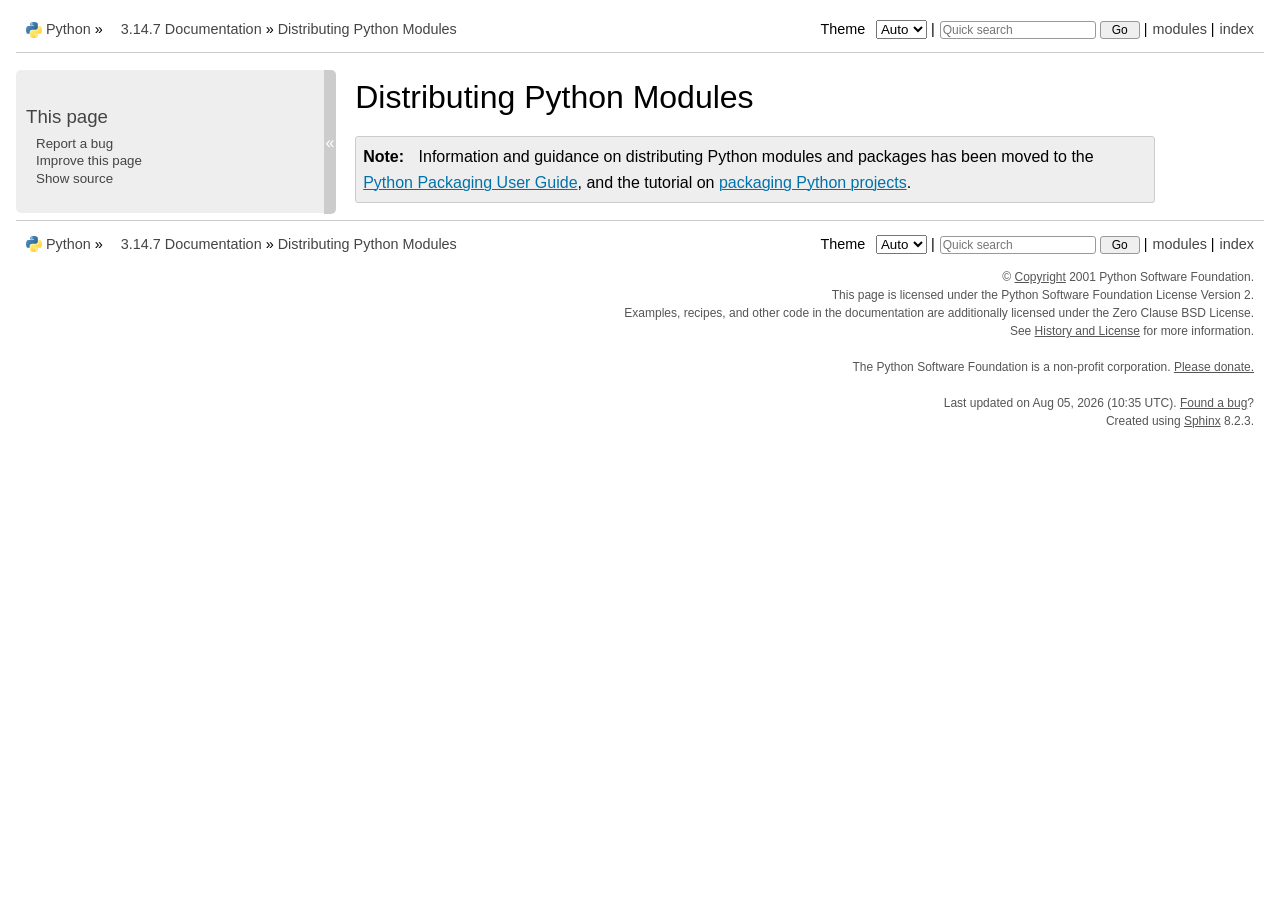
<file: Python/pythoncore-3.14-64/Doc/html/distributing/index.html>
<!DOCTYPE html>

<html lang="en" data-content_root="../">
  <head>
    <meta charset="utf-8" />
    <meta name="viewport" content="width=device-width, initial-scale=1.0" /><meta name="viewport" content="width=device-width, initial-scale=1" />
<meta property="og:title" content="Distributing Python Modules" />
<meta property="og:type" content="website" />
<meta property="og:url" content="https://docs.python.org/3/distributing/index.html" />
<meta property="og:site_name" content="Python documentation" />
<meta property="og:image" content="_static/og-image.png" />
<meta property="og:image:alt" content="Python documentation" />
<meta name="theme-color" content="#3776ab">
<meta property="og:image:width" content="200">
<meta property="og:image:height" content="200">

    <title>Distributing Python Modules &#8212; Python 3.14.7 documentation</title><meta name="viewport" content="width=device-width, initial-scale=1.0">
    
    <link rel="stylesheet" type="text/css" href="../_static/pygments.css?v=b86133f3" />
    <link rel="stylesheet" type="text/css" href="../_static/classic.css?v=234b1a7c" />
    <link rel="stylesheet" type="text/css" href="../_static/pydoctheme.css?v=4365c8fe" />
    <link id="pygments_dark_css" media="(prefers-color-scheme: dark)" rel="stylesheet" type="text/css" href="../_static/pygments_dark.css?v=5349f25f" />
    
    <script src="../_static/documentation_options.js?v=2f7d2144"></script>
    <script src="../_static/doctools.js?v=9bcbadda"></script>
    <script src="../_static/sphinx_highlight.js?v=dc90522c"></script>
    
    <script src="../_static/sidebar.js"></script>
    
    <link rel="search" type="application/opensearchdescription+xml"
          title="Search within Python 3.14.7 documentation"
          href="../_static/opensearch.xml"/>
    <link rel="author" title="About these documents" href="../about.html" />
    <link rel="index" title="Index" href="../genindex.html" />
    <link rel="search" title="Search" href="../search.html" />
    <link rel="copyright" title="Copyright" href="../copyright.html" />
    
      
      <link rel="canonical" href="https://docs.python.org/3/distributing/index.html">
      
    

    
    <style>
      @media only screen {
        table.full-width-table {
            width: 100%;
        }
      }
    </style>
<link rel="stylesheet" href="../_static/pydoctheme_dark.css" media="(prefers-color-scheme: dark)" id="pydoctheme_dark_css">
    <link rel="shortcut icon" type="image/png" href="../_static/py.svg">
            <script type="text/javascript" src="../_static/copybutton.js"></script>
            <script type="text/javascript" src="../_static/menu.js"></script>
            <script type="text/javascript" src="../_static/search-focus.js"></script>
            <script type="text/javascript" src="../_static/themetoggle.js"></script> 
            <script type="text/javascript" src="../_static/rtd_switcher.js"></script>
            <meta name="readthedocs-addons-api-version" content="1">

  </head>
<body>
<div class="mobile-nav">
    <input type="checkbox" id="menuToggler" class="toggler__input" aria-controls="navigation"
           aria-pressed="false" aria-expanded="false" role="button" aria-label="Menu">
    <nav class="nav-content" role="navigation">
        <label for="menuToggler" class="toggler__label">
            <span></span>
        </label>
        <span class="nav-items-wrapper">
            <a href="https://www.python.org/" class="nav-logo">
                <img src="../_static/py.svg" alt="Python logo">
            </a>
            <span class="version_switcher_placeholder"></span>
            <form role="search" class="search" action="../search.html" method="get">
                <svg xmlns="http://www.w3.org/2000/svg" width="20" height="20" viewBox="0 0 24 24" class="search-icon">
                    <path fill-rule="nonzero" fill="currentColor" d="M15.5 14h-.79l-.28-.27a6.5 6.5 0 001.48-5.34c-.47-2.78-2.79-5-5.59-5.34a6.505 6.505 0 00-7.27 7.27c.34 2.8 2.56 5.12 5.34 5.59a6.5 6.5 0 005.34-1.48l.27.28v.79l4.25 4.25c.41.41 1.08.41 1.49 0 .41-.41.41-1.08 0-1.49L15.5 14zm-6 0C7.01 14 5 11.99 5 9.5S7.01 5 9.5 5 14 7.01 14 9.5 11.99 14 9.5 14z"></path>
                </svg>
                <input placeholder="Quick search" aria-label="Quick search" type="search" name="q">
                <input type="submit" value="Go">
            </form>
        </span>
    </nav>
    <div class="menu-wrapper">
        <nav class="menu" role="navigation" aria-label="main navigation">
            <div class="language_switcher_placeholder"></div>
            
<label class="theme-selector-label">
    Theme
    <select class="theme-selector" oninput="activateTheme(this.value)">
        <option value="auto" selected>Auto</option>
        <option value="light">Light</option>
        <option value="dark">Dark</option>
    </select>
</label>
  <script>
    document.addEventListener('DOMContentLoaded', () => {
        const title = document.querySelector('meta[property="og:title"]').content;
        const elements = document.querySelectorAll('.improvepage');
        const pageurl = window.location.href.split('?')[0];
        elements.forEach(element => {
            const url = new URL(element.href.split('?')[0].replace("-nojs", ""));
            url.searchParams.set('pagetitle', title);
            url.searchParams.set('pageurl', pageurl);
            url.searchParams.set('pagesource', "distributing/index.rst");
            element.href = url.toString();
        });
    });
  </script>
  <div role="note" aria-label="source link">
    <h3>This page</h3>
    <ul class="this-page-menu">
      <li><a href="../bugs.html">Report a bug</a></li>
      <li><a class="improvepage" href="../improve-page-nojs.html">Improve this page</a></li>
      <li>
        <a href="https://github.com/python/cpython/blob/main/Doc/distributing/index.rst?plain=1"
            rel="nofollow">Show source
        </a>
      </li>
      
    </ul>
  </div>
        </nav>
    </div>
</div>

  
    <div class="related" role="navigation" aria-label="Related">
      <h3>Navigation</h3>
      <ul>
        <li class="right" style="margin-right: 10px">
          <a href="../genindex.html" title="General Index"
             accesskey="I">index</a></li>
        <li class="right" >
          <a href="../py-modindex.html" title="Python Module Index"
             >modules</a> |</li>

          <li><img src="../_static/py.svg" alt="Python logo" style="vertical-align: middle; margin-top: -1px"></li>
          <li><a href="https://www.python.org/">Python</a> &#187;</li>
          <li class="switchers">
            <div class="language_switcher_placeholder"></div>
            <div class="version_switcher_placeholder"></div>
          </li>
          <li>
              
          </li>
    <li id="cpython-language-and-version">
      <a href="../index.html">3.14.7 Documentation</a> &#187;
    </li>

        <li class="nav-item nav-item-this"><a href="">Distributing Python Modules</a></li>
                <li class="right">
                    

    <div class="inline-search" role="search">
        <form class="inline-search" action="../search.html" method="get">
          <input placeholder="Quick search" aria-label="Quick search" type="search" name="q" id="search-box">
          <input type="submit" value="Go">
        </form>
    </div>
                     |
                </li>
            <li class="right">
<label class="theme-selector-label">
    Theme
    <select class="theme-selector" oninput="activateTheme(this.value)">
        <option value="auto" selected>Auto</option>
        <option value="light">Light</option>
        <option value="dark">Dark</option>
    </select>
</label> |</li>
            
      </ul>
    </div>    

    <div class="document">
      <div class="documentwrapper">
        <div class="bodywrapper">
          <div class="body" role="main">
            
  <section id="distributing-python-modules">
<span id="distributing-index"></span><h1>Distributing Python Modules<a class="headerlink" href="#distributing-python-modules" title="Link to this heading">¶</a></h1>
<div class="admonition note">
<p class="admonition-title">Note</p>
<p>Information and guidance on distributing Python modules and packages
has been moved to the <a class="reference external" href="https://packaging.python.org/">Python Packaging User Guide</a>,
and the tutorial on <a class="reference external" href="https://packaging.python.org/en/latest/tutorials/packaging-projects/">packaging Python projects</a>.</p>
</div>
</section>


            <div class="clearer"></div>
          </div>
        </div>
      </div>
      <div class="sphinxsidebar" role="navigation" aria-label="Main">
        <div class="sphinxsidebarwrapper">
  <script>
    document.addEventListener('DOMContentLoaded', () => {
        const title = document.querySelector('meta[property="og:title"]').content;
        const elements = document.querySelectorAll('.improvepage');
        const pageurl = window.location.href.split('?')[0];
        elements.forEach(element => {
            const url = new URL(element.href.split('?')[0].replace("-nojs", ""));
            url.searchParams.set('pagetitle', title);
            url.searchParams.set('pageurl', pageurl);
            url.searchParams.set('pagesource', "distributing/index.rst");
            element.href = url.toString();
        });
    });
  </script>
  <div role="note" aria-label="source link">
    <h3>This page</h3>
    <ul class="this-page-menu">
      <li><a href="../bugs.html">Report a bug</a></li>
      <li><a class="improvepage" href="../improve-page-nojs.html">Improve this page</a></li>
      <li>
        <a href="https://github.com/python/cpython/blob/main/Doc/distributing/index.rst?plain=1"
            rel="nofollow">Show source
        </a>
      </li>
      
    </ul>
  </div>
        </div>
<div id="sidebarbutton" title="Collapse sidebar">
<span>«</span>
</div>

      </div>
      <div class="clearer"></div>
    </div>  
    <div class="related" role="navigation" aria-label="Related">
      <h3>Navigation</h3>
      <ul>
        <li class="right" style="margin-right: 10px">
          <a href="../genindex.html" title="General Index"
             >index</a></li>
        <li class="right" >
          <a href="../py-modindex.html" title="Python Module Index"
             >modules</a> |</li>

          <li><img src="../_static/py.svg" alt="Python logo" style="vertical-align: middle; margin-top: -1px"></li>
          <li><a href="https://www.python.org/">Python</a> &#187;</li>
          <li class="switchers">
            <div class="language_switcher_placeholder"></div>
            <div class="version_switcher_placeholder"></div>
          </li>
          <li>
              
          </li>
    <li id="cpython-language-and-version">
      <a href="../index.html">3.14.7 Documentation</a> &#187;
    </li>

        <li class="nav-item nav-item-this"><a href="">Distributing Python Modules</a></li>
                <li class="right">
                    

    <div class="inline-search" role="search">
        <form class="inline-search" action="../search.html" method="get">
          <input placeholder="Quick search" aria-label="Quick search" type="search" name="q" id="search-box">
          <input type="submit" value="Go">
        </form>
    </div>
                     |
                </li>
            <li class="right">
<label class="theme-selector-label">
    Theme
    <select class="theme-selector" oninput="activateTheme(this.value)">
        <option value="auto" selected>Auto</option>
        <option value="light">Light</option>
        <option value="dark">Dark</option>
    </select>
</label> |</li>
            
      </ul>
    </div>  
    <div class="footer">
    &copy; <a href="../copyright.html">Copyright</a> 2001 Python Software Foundation.
    <br>
    This page is licensed under the Python Software Foundation License Version 2.
    <br>
    Examples, recipes, and other code in the documentation are additionally licensed under the Zero Clause BSD License.
    <br>
    
      See <a href="/license.html">History and License</a> for more information.<br>
    
    
    <br>

    The Python Software Foundation is a non-profit corporation.
<a href="https://www.python.org/psf/donations/">Please donate.</a>
<br>
    <br>
      Last updated on Aug 05, 2026 (10:35 UTC).
    
      <a href="/bugs.html">Found a bug</a>?
    
    <br>

    Created using <a href="https://www.sphinx-doc.org/">Sphinx</a> 8.2.3.
    </div>

  </body>
</html>
</file>
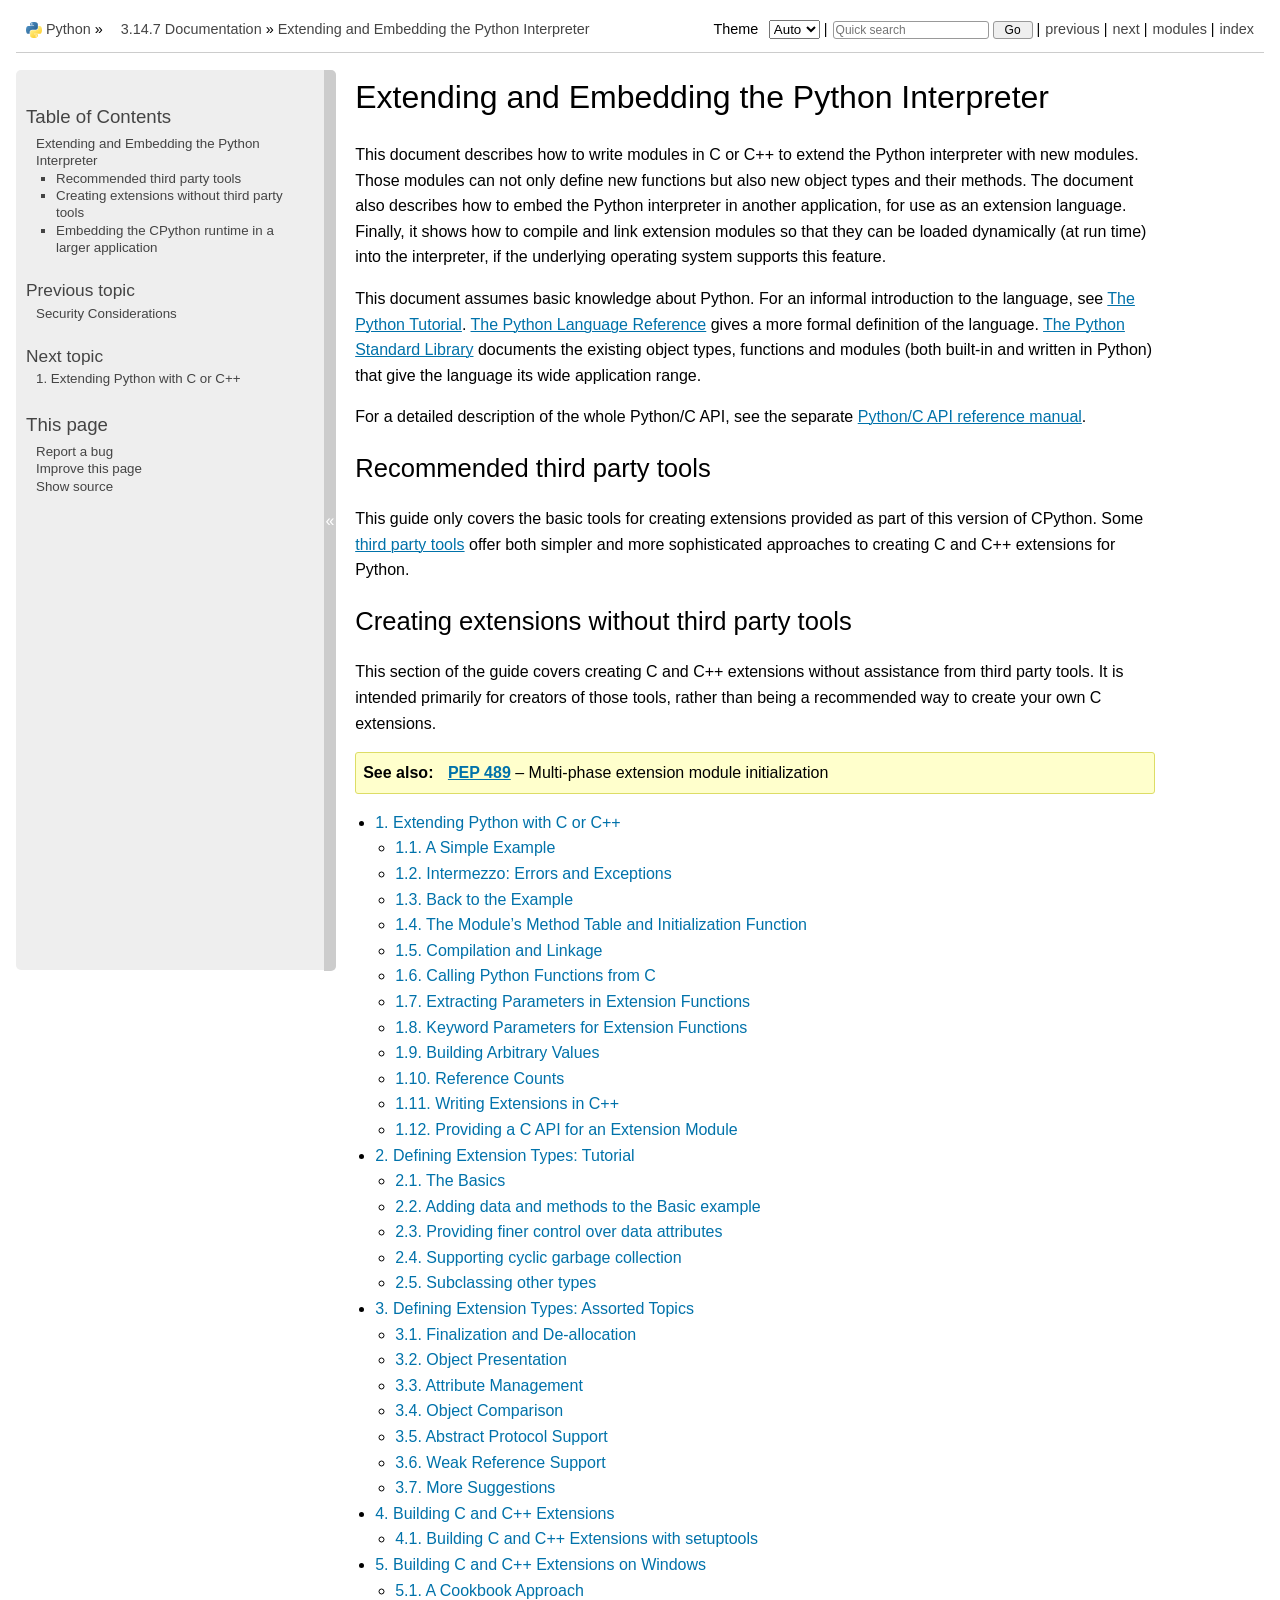
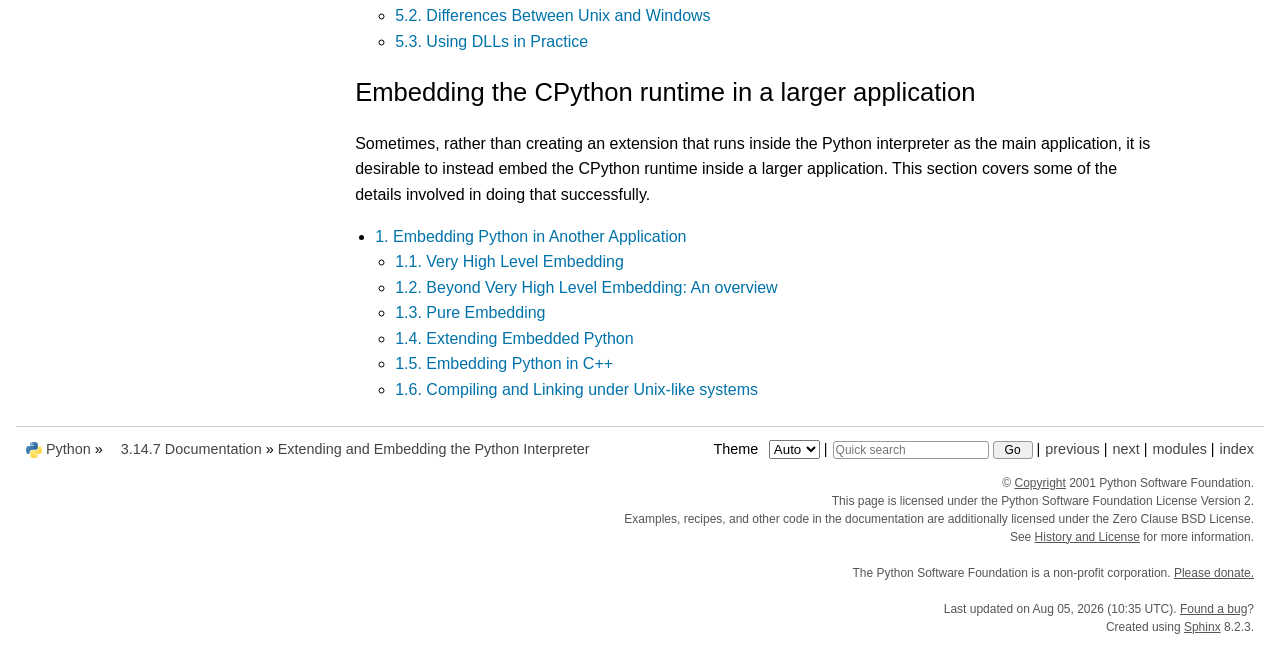
<file: Python/pythoncore-3.14-64/Doc/html/extending/index.html>
<!DOCTYPE html>

<html lang="en" data-content_root="../">
  <head>
    <meta charset="utf-8" />
    <meta name="viewport" content="width=device-width, initial-scale=1.0" /><meta name="viewport" content="width=device-width, initial-scale=1" />
<meta property="og:title" content="Extending and Embedding the Python Interpreter" />
<meta property="og:type" content="website" />
<meta property="og:url" content="https://docs.python.org/3/extending/index.html" />
<meta property="og:site_name" content="Python documentation" />
<meta property="og:description" content="This document describes how to write modules in C or C++ to extend the Python interpreter with new modules. Those modules can not only define new functions but also new object types and their metho..." />
<meta property="og:image" content="_static/og-image.png" />
<meta property="og:image:alt" content="Python documentation" />
<meta name="description" content="This document describes how to write modules in C or C++ to extend the Python interpreter with new modules. Those modules can not only define new functions but also new object types and their metho..." />
<meta name="theme-color" content="#3776ab">
<meta property="og:image:width" content="200">
<meta property="og:image:height" content="200">

    <title>Extending and Embedding the Python Interpreter &#8212; Python 3.14.7 documentation</title><meta name="viewport" content="width=device-width, initial-scale=1.0">
    
    <link rel="stylesheet" type="text/css" href="../_static/pygments.css?v=b86133f3" />
    <link rel="stylesheet" type="text/css" href="../_static/classic.css?v=234b1a7c" />
    <link rel="stylesheet" type="text/css" href="../_static/pydoctheme.css?v=4365c8fe" />
    <link id="pygments_dark_css" media="(prefers-color-scheme: dark)" rel="stylesheet" type="text/css" href="../_static/pygments_dark.css?v=5349f25f" />
    
    <script src="../_static/documentation_options.js?v=2f7d2144"></script>
    <script src="../_static/doctools.js?v=9bcbadda"></script>
    <script src="../_static/sphinx_highlight.js?v=dc90522c"></script>
    
    <script src="../_static/sidebar.js"></script>
    
    <link rel="search" type="application/opensearchdescription+xml"
          title="Search within Python 3.14.7 documentation"
          href="../_static/opensearch.xml"/>
    <link rel="author" title="About these documents" href="../about.html" />
    <link rel="index" title="Index" href="../genindex.html" />
    <link rel="search" title="Search" href="../search.html" />
    <link rel="copyright" title="Copyright" href="../copyright.html" />
    <link rel="next" title="1. Extending Python with C or C++" href="extending.html" />
    <link rel="prev" title="Security Considerations" href="../library/security_warnings.html" />
    
      
      <link rel="canonical" href="https://docs.python.org/3/extending/index.html">
      
    

    
    <style>
      @media only screen {
        table.full-width-table {
            width: 100%;
        }
      }
    </style>
<link rel="stylesheet" href="../_static/pydoctheme_dark.css" media="(prefers-color-scheme: dark)" id="pydoctheme_dark_css">
    <link rel="shortcut icon" type="image/png" href="../_static/py.svg">
            <script type="text/javascript" src="../_static/copybutton.js"></script>
            <script type="text/javascript" src="../_static/menu.js"></script>
            <script type="text/javascript" src="../_static/search-focus.js"></script>
            <script type="text/javascript" src="../_static/themetoggle.js"></script> 
            <script type="text/javascript" src="../_static/rtd_switcher.js"></script>
            <meta name="readthedocs-addons-api-version" content="1">

  </head>
<body>
<div class="mobile-nav">
    <input type="checkbox" id="menuToggler" class="toggler__input" aria-controls="navigation"
           aria-pressed="false" aria-expanded="false" role="button" aria-label="Menu">
    <nav class="nav-content" role="navigation">
        <label for="menuToggler" class="toggler__label">
            <span></span>
        </label>
        <span class="nav-items-wrapper">
            <a href="https://www.python.org/" class="nav-logo">
                <img src="../_static/py.svg" alt="Python logo">
            </a>
            <span class="version_switcher_placeholder"></span>
            <form role="search" class="search" action="../search.html" method="get">
                <svg xmlns="http://www.w3.org/2000/svg" width="20" height="20" viewBox="0 0 24 24" class="search-icon">
                    <path fill-rule="nonzero" fill="currentColor" d="M15.5 14h-.79l-.28-.27a6.5 6.5 0 001.48-5.34c-.47-2.78-2.79-5-5.59-5.34a6.505 6.505 0 00-7.27 7.27c.34 2.8 2.56 5.12 5.34 5.59a6.5 6.5 0 005.34-1.48l.27.28v.79l4.25 4.25c.41.41 1.08.41 1.49 0 .41-.41.41-1.08 0-1.49L15.5 14zm-6 0C7.01 14 5 11.99 5 9.5S7.01 5 9.5 5 14 7.01 14 9.5 11.99 14 9.5 14z"></path>
                </svg>
                <input placeholder="Quick search" aria-label="Quick search" type="search" name="q">
                <input type="submit" value="Go">
            </form>
        </span>
    </nav>
    <div class="menu-wrapper">
        <nav class="menu" role="navigation" aria-label="main navigation">
            <div class="language_switcher_placeholder"></div>
            
<label class="theme-selector-label">
    Theme
    <select class="theme-selector" oninput="activateTheme(this.value)">
        <option value="auto" selected>Auto</option>
        <option value="light">Light</option>
        <option value="dark">Dark</option>
    </select>
</label>
  <div>
    <h3><a href="../contents.html">Table of Contents</a></h3>
    <ul>
<li><a class="reference internal" href="#">Extending and Embedding the Python Interpreter</a><ul>
<li><a class="reference internal" href="#recommended-third-party-tools">Recommended third party tools</a></li>
<li><a class="reference internal" href="#creating-extensions-without-third-party-tools">Creating extensions without third party tools</a></li>
<li><a class="reference internal" href="#embedding-the-cpython-runtime-in-a-larger-application">Embedding the CPython runtime in a larger application</a></li>
</ul>
</li>
</ul>

  </div>
  <div>
    <h4>Previous topic</h4>
    <p class="topless"><a href="../library/security_warnings.html"
                          title="previous chapter">Security Considerations</a></p>
  </div>
  <div>
    <h4>Next topic</h4>
    <p class="topless"><a href="extending.html"
                          title="next chapter"><span class="section-number">1. </span>Extending Python with C or C++</a></p>
  </div>
  <script>
    document.addEventListener('DOMContentLoaded', () => {
        const title = document.querySelector('meta[property="og:title"]').content;
        const elements = document.querySelectorAll('.improvepage');
        const pageurl = window.location.href.split('?')[0];
        elements.forEach(element => {
            const url = new URL(element.href.split('?')[0].replace("-nojs", ""));
            url.searchParams.set('pagetitle', title);
            url.searchParams.set('pageurl', pageurl);
            url.searchParams.set('pagesource', "extending/index.rst");
            element.href = url.toString();
        });
    });
  </script>
  <div role="note" aria-label="source link">
    <h3>This page</h3>
    <ul class="this-page-menu">
      <li><a href="../bugs.html">Report a bug</a></li>
      <li><a class="improvepage" href="../improve-page-nojs.html">Improve this page</a></li>
      <li>
        <a href="https://github.com/python/cpython/blob/main/Doc/extending/index.rst?plain=1"
            rel="nofollow">Show source
        </a>
      </li>
      
    </ul>
  </div>
        </nav>
    </div>
</div>

  
    <div class="related" role="navigation" aria-label="Related">
      <h3>Navigation</h3>
      <ul>
        <li class="right" style="margin-right: 10px">
          <a href="../genindex.html" title="General Index"
             accesskey="I">index</a></li>
        <li class="right" >
          <a href="../py-modindex.html" title="Python Module Index"
             >modules</a> |</li>
        <li class="right" >
          <a href="extending.html" title="1. Extending Python with C or C++"
             accesskey="N">next</a> |</li>
        <li class="right" >
          <a href="../library/security_warnings.html" title="Security Considerations"
             accesskey="P">previous</a> |</li>

          <li><img src="../_static/py.svg" alt="Python logo" style="vertical-align: middle; margin-top: -1px"></li>
          <li><a href="https://www.python.org/">Python</a> &#187;</li>
          <li class="switchers">
            <div class="language_switcher_placeholder"></div>
            <div class="version_switcher_placeholder"></div>
          </li>
          <li>
              
          </li>
    <li id="cpython-language-and-version">
      <a href="../index.html">3.14.7 Documentation</a> &#187;
    </li>

        <li class="nav-item nav-item-this"><a href="">Extending and Embedding the Python Interpreter</a></li>
                <li class="right">
                    

    <div class="inline-search" role="search">
        <form class="inline-search" action="../search.html" method="get">
          <input placeholder="Quick search" aria-label="Quick search" type="search" name="q" id="search-box">
          <input type="submit" value="Go">
        </form>
    </div>
                     |
                </li>
            <li class="right">
<label class="theme-selector-label">
    Theme
    <select class="theme-selector" oninput="activateTheme(this.value)">
        <option value="auto" selected>Auto</option>
        <option value="light">Light</option>
        <option value="dark">Dark</option>
    </select>
</label> |</li>
            
      </ul>
    </div>    

    <div class="document">
      <div class="documentwrapper">
        <div class="bodywrapper">
          <div class="body" role="main">
            
  <section id="extending-and-embedding-the-python-interpreter">
<span id="extending-index"></span><h1>Extending and Embedding the Python Interpreter<a class="headerlink" href="#extending-and-embedding-the-python-interpreter" title="Link to this heading">¶</a></h1>
<p>This document describes how to write modules in C or C++ to extend the Python
interpreter with new modules.  Those modules can not only define new functions
but also new object types and their methods.  The document also describes how
to embed the Python interpreter in another application, for use as an extension
language.  Finally, it shows how to compile and link extension modules so that
they can be loaded dynamically (at run time) into the interpreter, if the
underlying operating system supports this feature.</p>
<p>This document assumes basic knowledge about Python.  For an informal
introduction to the language, see <a class="reference internal" href="../tutorial/index.html#tutorial-index"><span class="std std-ref">The Python Tutorial</span></a>.  <a class="reference internal" href="../reference/index.html#reference-index"><span class="std std-ref">The Python Language Reference</span></a>
gives a more formal definition of the language.  <a class="reference internal" href="../library/index.html#library-index"><span class="std std-ref">The Python Standard Library</span></a> documents
the existing object types, functions and modules (both built-in and written in
Python) that give the language its wide application range.</p>
<p>For a detailed description of the whole Python/C API, see the separate
<a class="reference internal" href="../c-api/index.html#c-api-index"><span class="std std-ref">Python/C API reference manual</span></a>.</p>
<section id="recommended-third-party-tools">
<h2>Recommended third party tools<a class="headerlink" href="#recommended-third-party-tools" title="Link to this heading">¶</a></h2>
<p>This guide only covers the basic tools for creating extensions provided
as part of this version of CPython. Some <a class="reference internal" href="../c-api/intro.html#c-api-tools"><span class="std std-ref">third party tools</span></a> offer both simpler and more sophisticated approaches to creating
C and C++ extensions for Python.</p>
</section>
<section id="creating-extensions-without-third-party-tools">
<h2>Creating extensions without third party tools<a class="headerlink" href="#creating-extensions-without-third-party-tools" title="Link to this heading">¶</a></h2>
<p>This section of the guide covers creating C and C++ extensions without
assistance from third party tools. It is intended primarily for creators
of those tools, rather than being a recommended way to create your own
C extensions.</p>
<div class="admonition seealso">
<p class="admonition-title">See also</p>
<p><span class="target" id="index-0"></span><a class="pep reference external" href="https://peps.python.org/pep-0489/"><strong>PEP 489</strong></a> – Multi-phase extension module initialization</p>
</div>
<div class="toctree-wrapper compound">
<ul>
<li class="toctree-l1"><a class="reference internal" href="extending.html">1. Extending Python with C or C++</a><ul>
<li class="toctree-l2"><a class="reference internal" href="extending.html#a-simple-example">1.1. A Simple Example</a></li>
<li class="toctree-l2"><a class="reference internal" href="extending.html#intermezzo-errors-and-exceptions">1.2. Intermezzo: Errors and Exceptions</a></li>
<li class="toctree-l2"><a class="reference internal" href="extending.html#back-to-the-example">1.3. Back to the Example</a></li>
<li class="toctree-l2"><a class="reference internal" href="extending.html#the-module-s-method-table-and-initialization-function">1.4. The Module’s Method Table and Initialization Function</a></li>
<li class="toctree-l2"><a class="reference internal" href="extending.html#compilation-and-linkage">1.5. Compilation and Linkage</a></li>
<li class="toctree-l2"><a class="reference internal" href="extending.html#calling-python-functions-from-c">1.6. Calling Python Functions from C</a></li>
<li class="toctree-l2"><a class="reference internal" href="extending.html#extracting-parameters-in-extension-functions">1.7. Extracting Parameters in Extension Functions</a></li>
<li class="toctree-l2"><a class="reference internal" href="extending.html#keyword-parameters-for-extension-functions">1.8. Keyword Parameters for Extension Functions</a></li>
<li class="toctree-l2"><a class="reference internal" href="extending.html#building-arbitrary-values">1.9. Building Arbitrary Values</a></li>
<li class="toctree-l2"><a class="reference internal" href="extending.html#reference-counts">1.10. Reference Counts</a></li>
<li class="toctree-l2"><a class="reference internal" href="extending.html#writing-extensions-in-c">1.11. Writing Extensions in C++</a></li>
<li class="toctree-l2"><a class="reference internal" href="extending.html#providing-a-c-api-for-an-extension-module">1.12. Providing a C API for an Extension Module</a></li>
</ul>
</li>
<li class="toctree-l1"><a class="reference internal" href="newtypes_tutorial.html">2. Defining Extension Types: Tutorial</a><ul>
<li class="toctree-l2"><a class="reference internal" href="newtypes_tutorial.html#the-basics">2.1. The Basics</a></li>
<li class="toctree-l2"><a class="reference internal" href="newtypes_tutorial.html#adding-data-and-methods-to-the-basic-example">2.2. Adding data and methods to the Basic example</a></li>
<li class="toctree-l2"><a class="reference internal" href="newtypes_tutorial.html#providing-finer-control-over-data-attributes">2.3. Providing finer control over data attributes</a></li>
<li class="toctree-l2"><a class="reference internal" href="newtypes_tutorial.html#supporting-cyclic-garbage-collection">2.4. Supporting cyclic garbage collection</a></li>
<li class="toctree-l2"><a class="reference internal" href="newtypes_tutorial.html#subclassing-other-types">2.5. Subclassing other types</a></li>
</ul>
</li>
<li class="toctree-l1"><a class="reference internal" href="newtypes.html">3. Defining Extension Types: Assorted Topics</a><ul>
<li class="toctree-l2"><a class="reference internal" href="newtypes.html#finalization-and-de-allocation">3.1. Finalization and De-allocation</a></li>
<li class="toctree-l2"><a class="reference internal" href="newtypes.html#object-presentation">3.2. Object Presentation</a></li>
<li class="toctree-l2"><a class="reference internal" href="newtypes.html#attribute-management">3.3. Attribute Management</a></li>
<li class="toctree-l2"><a class="reference internal" href="newtypes.html#object-comparison">3.4. Object Comparison</a></li>
<li class="toctree-l2"><a class="reference internal" href="newtypes.html#abstract-protocol-support">3.5. Abstract Protocol Support</a></li>
<li class="toctree-l2"><a class="reference internal" href="newtypes.html#weak-reference-support">3.6. Weak Reference Support</a></li>
<li class="toctree-l2"><a class="reference internal" href="newtypes.html#more-suggestions">3.7. More Suggestions</a></li>
</ul>
</li>
<li class="toctree-l1"><a class="reference internal" href="building.html">4. Building C and C++ Extensions</a><ul>
<li class="toctree-l2"><a class="reference internal" href="building.html#building-c-and-c-extensions-with-setuptools">4.1. Building C and C++ Extensions with setuptools</a></li>
</ul>
</li>
<li class="toctree-l1"><a class="reference internal" href="windows.html">5. Building C and C++ Extensions on Windows</a><ul>
<li class="toctree-l2"><a class="reference internal" href="windows.html#a-cookbook-approach">5.1. A Cookbook Approach</a></li>
<li class="toctree-l2"><a class="reference internal" href="windows.html#differences-between-unix-and-windows">5.2. Differences Between Unix and Windows</a></li>
<li class="toctree-l2"><a class="reference internal" href="windows.html#using-dlls-in-practice">5.3. Using DLLs in Practice</a></li>
</ul>
</li>
</ul>
</div>
</section>
<section id="embedding-the-cpython-runtime-in-a-larger-application">
<h2>Embedding the CPython runtime in a larger application<a class="headerlink" href="#embedding-the-cpython-runtime-in-a-larger-application" title="Link to this heading">¶</a></h2>
<p>Sometimes, rather than creating an extension that runs inside the Python
interpreter as the main application, it is desirable to instead embed
the CPython runtime inside a larger application. This section covers
some of the details involved in doing that successfully.</p>
<div class="toctree-wrapper compound">
<ul>
<li class="toctree-l1"><a class="reference internal" href="embedding.html">1. Embedding Python in Another Application</a><ul>
<li class="toctree-l2"><a class="reference internal" href="embedding.html#very-high-level-embedding">1.1. Very High Level Embedding</a></li>
<li class="toctree-l2"><a class="reference internal" href="embedding.html#beyond-very-high-level-embedding-an-overview">1.2. Beyond Very High Level Embedding: An overview</a></li>
<li class="toctree-l2"><a class="reference internal" href="embedding.html#pure-embedding">1.3. Pure Embedding</a></li>
<li class="toctree-l2"><a class="reference internal" href="embedding.html#extending-embedded-python">1.4. Extending Embedded Python</a></li>
<li class="toctree-l2"><a class="reference internal" href="embedding.html#embedding-python-in-c">1.5. Embedding Python in C++</a></li>
<li class="toctree-l2"><a class="reference internal" href="embedding.html#compiling-and-linking-under-unix-like-systems">1.6. Compiling and Linking under Unix-like systems</a></li>
</ul>
</li>
</ul>
</div>
</section>
</section>


            <div class="clearer"></div>
          </div>
        </div>
      </div>
      <div class="sphinxsidebar" role="navigation" aria-label="Main">
        <div class="sphinxsidebarwrapper">
  <div>
    <h3><a href="../contents.html">Table of Contents</a></h3>
    <ul>
<li><a class="reference internal" href="#">Extending and Embedding the Python Interpreter</a><ul>
<li><a class="reference internal" href="#recommended-third-party-tools">Recommended third party tools</a></li>
<li><a class="reference internal" href="#creating-extensions-without-third-party-tools">Creating extensions without third party tools</a></li>
<li><a class="reference internal" href="#embedding-the-cpython-runtime-in-a-larger-application">Embedding the CPython runtime in a larger application</a></li>
</ul>
</li>
</ul>

  </div>
  <div>
    <h4>Previous topic</h4>
    <p class="topless"><a href="../library/security_warnings.html"
                          title="previous chapter">Security Considerations</a></p>
  </div>
  <div>
    <h4>Next topic</h4>
    <p class="topless"><a href="extending.html"
                          title="next chapter"><span class="section-number">1. </span>Extending Python with C or C++</a></p>
  </div>
  <script>
    document.addEventListener('DOMContentLoaded', () => {
        const title = document.querySelector('meta[property="og:title"]').content;
        const elements = document.querySelectorAll('.improvepage');
        const pageurl = window.location.href.split('?')[0];
        elements.forEach(element => {
            const url = new URL(element.href.split('?')[0].replace("-nojs", ""));
            url.searchParams.set('pagetitle', title);
            url.searchParams.set('pageurl', pageurl);
            url.searchParams.set('pagesource', "extending/index.rst");
            element.href = url.toString();
        });
    });
  </script>
  <div role="note" aria-label="source link">
    <h3>This page</h3>
    <ul class="this-page-menu">
      <li><a href="../bugs.html">Report a bug</a></li>
      <li><a class="improvepage" href="../improve-page-nojs.html">Improve this page</a></li>
      <li>
        <a href="https://github.com/python/cpython/blob/main/Doc/extending/index.rst?plain=1"
            rel="nofollow">Show source
        </a>
      </li>
      
    </ul>
  </div>
        </div>
<div id="sidebarbutton" title="Collapse sidebar">
<span>«</span>
</div>

      </div>
      <div class="clearer"></div>
    </div>  
    <div class="related" role="navigation" aria-label="Related">
      <h3>Navigation</h3>
      <ul>
        <li class="right" style="margin-right: 10px">
          <a href="../genindex.html" title="General Index"
             >index</a></li>
        <li class="right" >
          <a href="../py-modindex.html" title="Python Module Index"
             >modules</a> |</li>
        <li class="right" >
          <a href="extending.html" title="1. Extending Python with C or C++"
             >next</a> |</li>
        <li class="right" >
          <a href="../library/security_warnings.html" title="Security Considerations"
             >previous</a> |</li>

          <li><img src="../_static/py.svg" alt="Python logo" style="vertical-align: middle; margin-top: -1px"></li>
          <li><a href="https://www.python.org/">Python</a> &#187;</li>
          <li class="switchers">
            <div class="language_switcher_placeholder"></div>
            <div class="version_switcher_placeholder"></div>
          </li>
          <li>
              
          </li>
    <li id="cpython-language-and-version">
      <a href="../index.html">3.14.7 Documentation</a> &#187;
    </li>

        <li class="nav-item nav-item-this"><a href="">Extending and Embedding the Python Interpreter</a></li>
                <li class="right">
                    

    <div class="inline-search" role="search">
        <form class="inline-search" action="../search.html" method="get">
          <input placeholder="Quick search" aria-label="Quick search" type="search" name="q" id="search-box">
          <input type="submit" value="Go">
        </form>
    </div>
                     |
                </li>
            <li class="right">
<label class="theme-selector-label">
    Theme
    <select class="theme-selector" oninput="activateTheme(this.value)">
        <option value="auto" selected>Auto</option>
        <option value="light">Light</option>
        <option value="dark">Dark</option>
    </select>
</label> |</li>
            
      </ul>
    </div>  
    <div class="footer">
    &copy; <a href="../copyright.html">Copyright</a> 2001 Python Software Foundation.
    <br>
    This page is licensed under the Python Software Foundation License Version 2.
    <br>
    Examples, recipes, and other code in the documentation are additionally licensed under the Zero Clause BSD License.
    <br>
    
      See <a href="/license.html">History and License</a> for more information.<br>
    
    
    <br>

    The Python Software Foundation is a non-profit corporation.
<a href="https://www.python.org/psf/donations/">Please donate.</a>
<br>
    <br>
      Last updated on Aug 05, 2026 (10:35 UTC).
    
      <a href="/bugs.html">Found a bug</a>?
    
    <br>

    Created using <a href="https://www.sphinx-doc.org/">Sphinx</a> 8.2.3.
    </div>

  </body>
</html>
</file>
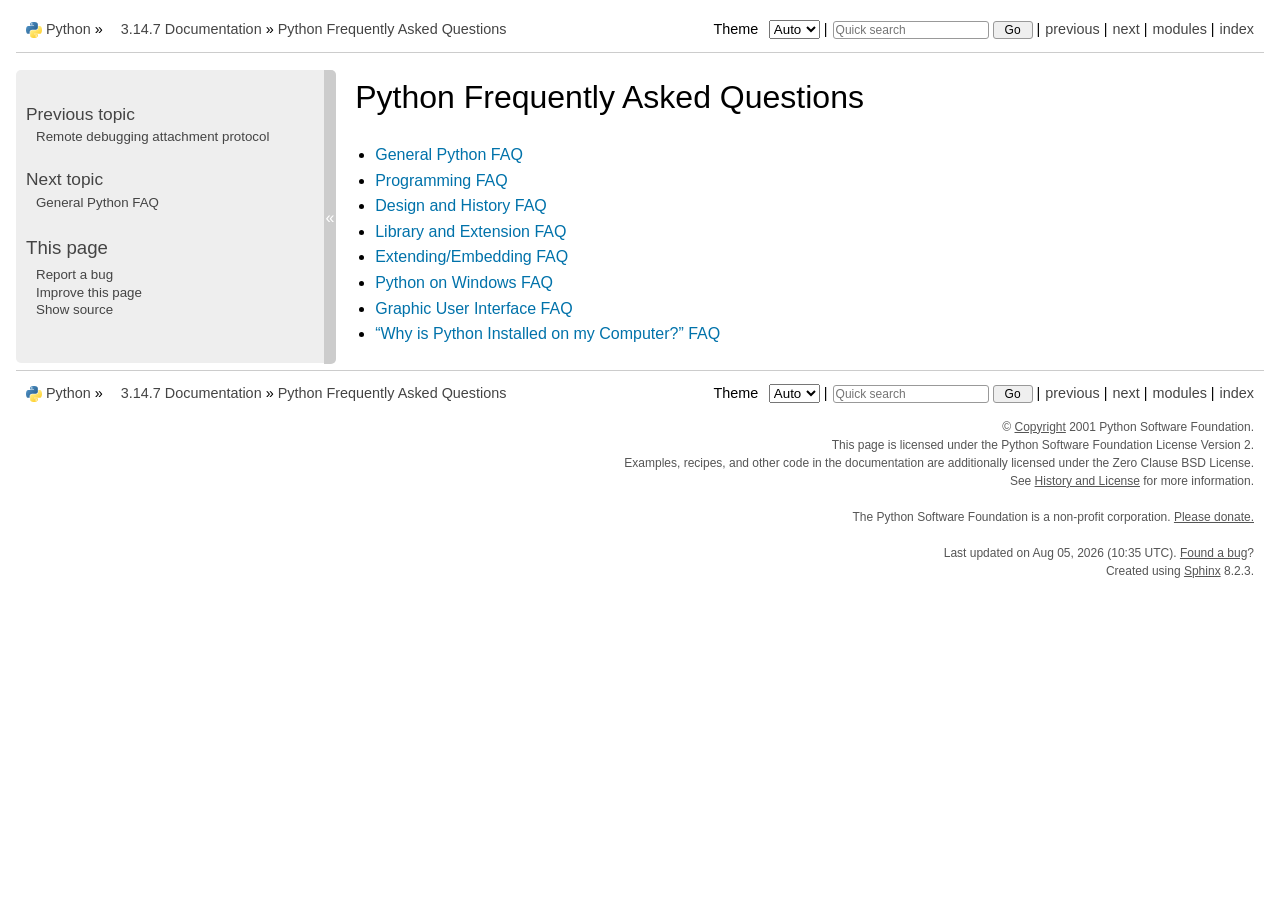
<file: Python/pythoncore-3.14-64/Doc/html/faq/index.html>
<!DOCTYPE html>

<html lang="en" data-content_root="../">
  <head>
    <meta charset="utf-8" />
    <meta name="viewport" content="width=device-width, initial-scale=1.0" /><meta name="viewport" content="width=device-width, initial-scale=1" />
<meta property="og:title" content="Python Frequently Asked Questions" />
<meta property="og:type" content="website" />
<meta property="og:url" content="https://docs.python.org/3/faq/index.html" />
<meta property="og:site_name" content="Python documentation" />
<meta property="og:description" content="General Python FAQ, Programming FAQ, Design and History FAQ, Library and Extension FAQ, Extending/Embedding FAQ, Python on Windows FAQ, Graphic User Interface FAQ, “Why is Python Installed on my Co..." />
<meta property="og:image" content="_static/og-image.png" />
<meta property="og:image:alt" content="Python documentation" />
<meta name="description" content="General Python FAQ, Programming FAQ, Design and History FAQ, Library and Extension FAQ, Extending/Embedding FAQ, Python on Windows FAQ, Graphic User Interface FAQ, “Why is Python Installed on my Co..." />
<meta name="theme-color" content="#3776ab">
<meta property="og:image:width" content="200">
<meta property="og:image:height" content="200">

    <title>Python Frequently Asked Questions &#8212; Python 3.14.7 documentation</title><meta name="viewport" content="width=device-width, initial-scale=1.0">
    
    <link rel="stylesheet" type="text/css" href="../_static/pygments.css?v=b86133f3" />
    <link rel="stylesheet" type="text/css" href="../_static/classic.css?v=234b1a7c" />
    <link rel="stylesheet" type="text/css" href="../_static/pydoctheme.css?v=4365c8fe" />
    <link id="pygments_dark_css" media="(prefers-color-scheme: dark)" rel="stylesheet" type="text/css" href="../_static/pygments_dark.css?v=5349f25f" />
    
    <script src="../_static/documentation_options.js?v=2f7d2144"></script>
    <script src="../_static/doctools.js?v=9bcbadda"></script>
    <script src="../_static/sphinx_highlight.js?v=dc90522c"></script>
    
    <script src="../_static/sidebar.js"></script>
    
    <link rel="search" type="application/opensearchdescription+xml"
          title="Search within Python 3.14.7 documentation"
          href="../_static/opensearch.xml"/>
    <link rel="author" title="About these documents" href="../about.html" />
    <link rel="index" title="Index" href="../genindex.html" />
    <link rel="search" title="Search" href="../search.html" />
    <link rel="copyright" title="Copyright" href="../copyright.html" />
    <link rel="next" title="General Python FAQ" href="general.html" />
    <link rel="prev" title="Remote debugging attachment protocol" href="../howto/remote_debugging.html" />
    
      
      <link rel="canonical" href="https://docs.python.org/3/faq/index.html">
      
    

    
    <style>
      @media only screen {
        table.full-width-table {
            width: 100%;
        }
      }
    </style>
<link rel="stylesheet" href="../_static/pydoctheme_dark.css" media="(prefers-color-scheme: dark)" id="pydoctheme_dark_css">
    <link rel="shortcut icon" type="image/png" href="../_static/py.svg">
            <script type="text/javascript" src="../_static/copybutton.js"></script>
            <script type="text/javascript" src="../_static/menu.js"></script>
            <script type="text/javascript" src="../_static/search-focus.js"></script>
            <script type="text/javascript" src="../_static/themetoggle.js"></script> 
            <script type="text/javascript" src="../_static/rtd_switcher.js"></script>
            <meta name="readthedocs-addons-api-version" content="1">

  </head>
<body>
<div class="mobile-nav">
    <input type="checkbox" id="menuToggler" class="toggler__input" aria-controls="navigation"
           aria-pressed="false" aria-expanded="false" role="button" aria-label="Menu">
    <nav class="nav-content" role="navigation">
        <label for="menuToggler" class="toggler__label">
            <span></span>
        </label>
        <span class="nav-items-wrapper">
            <a href="https://www.python.org/" class="nav-logo">
                <img src="../_static/py.svg" alt="Python logo">
            </a>
            <span class="version_switcher_placeholder"></span>
            <form role="search" class="search" action="../search.html" method="get">
                <svg xmlns="http://www.w3.org/2000/svg" width="20" height="20" viewBox="0 0 24 24" class="search-icon">
                    <path fill-rule="nonzero" fill="currentColor" d="M15.5 14h-.79l-.28-.27a6.5 6.5 0 001.48-5.34c-.47-2.78-2.79-5-5.59-5.34a6.505 6.505 0 00-7.27 7.27c.34 2.8 2.56 5.12 5.34 5.59a6.5 6.5 0 005.34-1.48l.27.28v.79l4.25 4.25c.41.41 1.08.41 1.49 0 .41-.41.41-1.08 0-1.49L15.5 14zm-6 0C7.01 14 5 11.99 5 9.5S7.01 5 9.5 5 14 7.01 14 9.5 11.99 14 9.5 14z"></path>
                </svg>
                <input placeholder="Quick search" aria-label="Quick search" type="search" name="q">
                <input type="submit" value="Go">
            </form>
        </span>
    </nav>
    <div class="menu-wrapper">
        <nav class="menu" role="navigation" aria-label="main navigation">
            <div class="language_switcher_placeholder"></div>
            
<label class="theme-selector-label">
    Theme
    <select class="theme-selector" oninput="activateTheme(this.value)">
        <option value="auto" selected>Auto</option>
        <option value="light">Light</option>
        <option value="dark">Dark</option>
    </select>
</label>
  <div>
    <h4>Previous topic</h4>
    <p class="topless"><a href="../howto/remote_debugging.html"
                          title="previous chapter">Remote debugging attachment protocol</a></p>
  </div>
  <div>
    <h4>Next topic</h4>
    <p class="topless"><a href="general.html"
                          title="next chapter">General Python FAQ</a></p>
  </div>
  <script>
    document.addEventListener('DOMContentLoaded', () => {
        const title = document.querySelector('meta[property="og:title"]').content;
        const elements = document.querySelectorAll('.improvepage');
        const pageurl = window.location.href.split('?')[0];
        elements.forEach(element => {
            const url = new URL(element.href.split('?')[0].replace("-nojs", ""));
            url.searchParams.set('pagetitle', title);
            url.searchParams.set('pageurl', pageurl);
            url.searchParams.set('pagesource', "faq/index.rst");
            element.href = url.toString();
        });
    });
  </script>
  <div role="note" aria-label="source link">
    <h3>This page</h3>
    <ul class="this-page-menu">
      <li><a href="../bugs.html">Report a bug</a></li>
      <li><a class="improvepage" href="../improve-page-nojs.html">Improve this page</a></li>
      <li>
        <a href="https://github.com/python/cpython/blob/main/Doc/faq/index.rst?plain=1"
            rel="nofollow">Show source
        </a>
      </li>
      
    </ul>
  </div>
        </nav>
    </div>
</div>

  
    <div class="related" role="navigation" aria-label="Related">
      <h3>Navigation</h3>
      <ul>
        <li class="right" style="margin-right: 10px">
          <a href="../genindex.html" title="General Index"
             accesskey="I">index</a></li>
        <li class="right" >
          <a href="../py-modindex.html" title="Python Module Index"
             >modules</a> |</li>
        <li class="right" >
          <a href="general.html" title="General Python FAQ"
             accesskey="N">next</a> |</li>
        <li class="right" >
          <a href="../howto/remote_debugging.html" title="Remote debugging attachment protocol"
             accesskey="P">previous</a> |</li>

          <li><img src="../_static/py.svg" alt="Python logo" style="vertical-align: middle; margin-top: -1px"></li>
          <li><a href="https://www.python.org/">Python</a> &#187;</li>
          <li class="switchers">
            <div class="language_switcher_placeholder"></div>
            <div class="version_switcher_placeholder"></div>
          </li>
          <li>
              
          </li>
    <li id="cpython-language-and-version">
      <a href="../index.html">3.14.7 Documentation</a> &#187;
    </li>

        <li class="nav-item nav-item-this"><a href="">Python Frequently Asked Questions</a></li>
                <li class="right">
                    

    <div class="inline-search" role="search">
        <form class="inline-search" action="../search.html" method="get">
          <input placeholder="Quick search" aria-label="Quick search" type="search" name="q" id="search-box">
          <input type="submit" value="Go">
        </form>
    </div>
                     |
                </li>
            <li class="right">
<label class="theme-selector-label">
    Theme
    <select class="theme-selector" oninput="activateTheme(this.value)">
        <option value="auto" selected>Auto</option>
        <option value="light">Light</option>
        <option value="dark">Dark</option>
    </select>
</label> |</li>
            
      </ul>
    </div>    

    <div class="document">
      <div class="documentwrapper">
        <div class="bodywrapper">
          <div class="body" role="main">
            
  <section id="python-frequently-asked-questions">
<span id="faq-index"></span><h1>Python Frequently Asked Questions<a class="headerlink" href="#python-frequently-asked-questions" title="Link to this heading">¶</a></h1>
<div class="toctree-wrapper compound">
<ul>
<li class="toctree-l1"><a class="reference internal" href="general.html">General Python FAQ</a></li>
<li class="toctree-l1"><a class="reference internal" href="programming.html">Programming FAQ</a></li>
<li class="toctree-l1"><a class="reference internal" href="design.html">Design and History FAQ</a></li>
<li class="toctree-l1"><a class="reference internal" href="library.html">Library and Extension FAQ</a></li>
<li class="toctree-l1"><a class="reference internal" href="extending.html">Extending/Embedding FAQ</a></li>
<li class="toctree-l1"><a class="reference internal" href="windows.html">Python on Windows FAQ</a></li>
<li class="toctree-l1"><a class="reference internal" href="gui.html">Graphic User Interface FAQ</a></li>
<li class="toctree-l1"><a class="reference internal" href="installed.html">“Why is Python Installed on my Computer?” FAQ</a></li>
</ul>
</div>
</section>


            <div class="clearer"></div>
          </div>
        </div>
      </div>
      <div class="sphinxsidebar" role="navigation" aria-label="Main">
        <div class="sphinxsidebarwrapper">
  <div>
    <h4>Previous topic</h4>
    <p class="topless"><a href="../howto/remote_debugging.html"
                          title="previous chapter">Remote debugging attachment protocol</a></p>
  </div>
  <div>
    <h4>Next topic</h4>
    <p class="topless"><a href="general.html"
                          title="next chapter">General Python FAQ</a></p>
  </div>
  <script>
    document.addEventListener('DOMContentLoaded', () => {
        const title = document.querySelector('meta[property="og:title"]').content;
        const elements = document.querySelectorAll('.improvepage');
        const pageurl = window.location.href.split('?')[0];
        elements.forEach(element => {
            const url = new URL(element.href.split('?')[0].replace("-nojs", ""));
            url.searchParams.set('pagetitle', title);
            url.searchParams.set('pageurl', pageurl);
            url.searchParams.set('pagesource', "faq/index.rst");
            element.href = url.toString();
        });
    });
  </script>
  <div role="note" aria-label="source link">
    <h3>This page</h3>
    <ul class="this-page-menu">
      <li><a href="../bugs.html">Report a bug</a></li>
      <li><a class="improvepage" href="../improve-page-nojs.html">Improve this page</a></li>
      <li>
        <a href="https://github.com/python/cpython/blob/main/Doc/faq/index.rst?plain=1"
            rel="nofollow">Show source
        </a>
      </li>
      
    </ul>
  </div>
        </div>
<div id="sidebarbutton" title="Collapse sidebar">
<span>«</span>
</div>

      </div>
      <div class="clearer"></div>
    </div>  
    <div class="related" role="navigation" aria-label="Related">
      <h3>Navigation</h3>
      <ul>
        <li class="right" style="margin-right: 10px">
          <a href="../genindex.html" title="General Index"
             >index</a></li>
        <li class="right" >
          <a href="../py-modindex.html" title="Python Module Index"
             >modules</a> |</li>
        <li class="right" >
          <a href="general.html" title="General Python FAQ"
             >next</a> |</li>
        <li class="right" >
          <a href="../howto/remote_debugging.html" title="Remote debugging attachment protocol"
             >previous</a> |</li>

          <li><img src="../_static/py.svg" alt="Python logo" style="vertical-align: middle; margin-top: -1px"></li>
          <li><a href="https://www.python.org/">Python</a> &#187;</li>
          <li class="switchers">
            <div class="language_switcher_placeholder"></div>
            <div class="version_switcher_placeholder"></div>
          </li>
          <li>
              
          </li>
    <li id="cpython-language-and-version">
      <a href="../index.html">3.14.7 Documentation</a> &#187;
    </li>

        <li class="nav-item nav-item-this"><a href="">Python Frequently Asked Questions</a></li>
                <li class="right">
                    

    <div class="inline-search" role="search">
        <form class="inline-search" action="../search.html" method="get">
          <input placeholder="Quick search" aria-label="Quick search" type="search" name="q" id="search-box">
          <input type="submit" value="Go">
        </form>
    </div>
                     |
                </li>
            <li class="right">
<label class="theme-selector-label">
    Theme
    <select class="theme-selector" oninput="activateTheme(this.value)">
        <option value="auto" selected>Auto</option>
        <option value="light">Light</option>
        <option value="dark">Dark</option>
    </select>
</label> |</li>
            
      </ul>
    </div>  
    <div class="footer">
    &copy; <a href="../copyright.html">Copyright</a> 2001 Python Software Foundation.
    <br>
    This page is licensed under the Python Software Foundation License Version 2.
    <br>
    Examples, recipes, and other code in the documentation are additionally licensed under the Zero Clause BSD License.
    <br>
    
      See <a href="/license.html">History and License</a> for more information.<br>
    
    
    <br>

    The Python Software Foundation is a non-profit corporation.
<a href="https://www.python.org/psf/donations/">Please donate.</a>
<br>
    <br>
      Last updated on Aug 05, 2026 (10:35 UTC).
    
      <a href="/bugs.html">Found a bug</a>?
    
    <br>

    Created using <a href="https://www.sphinx-doc.org/">Sphinx</a> 8.2.3.
    </div>

  </body>
</html>
</file>
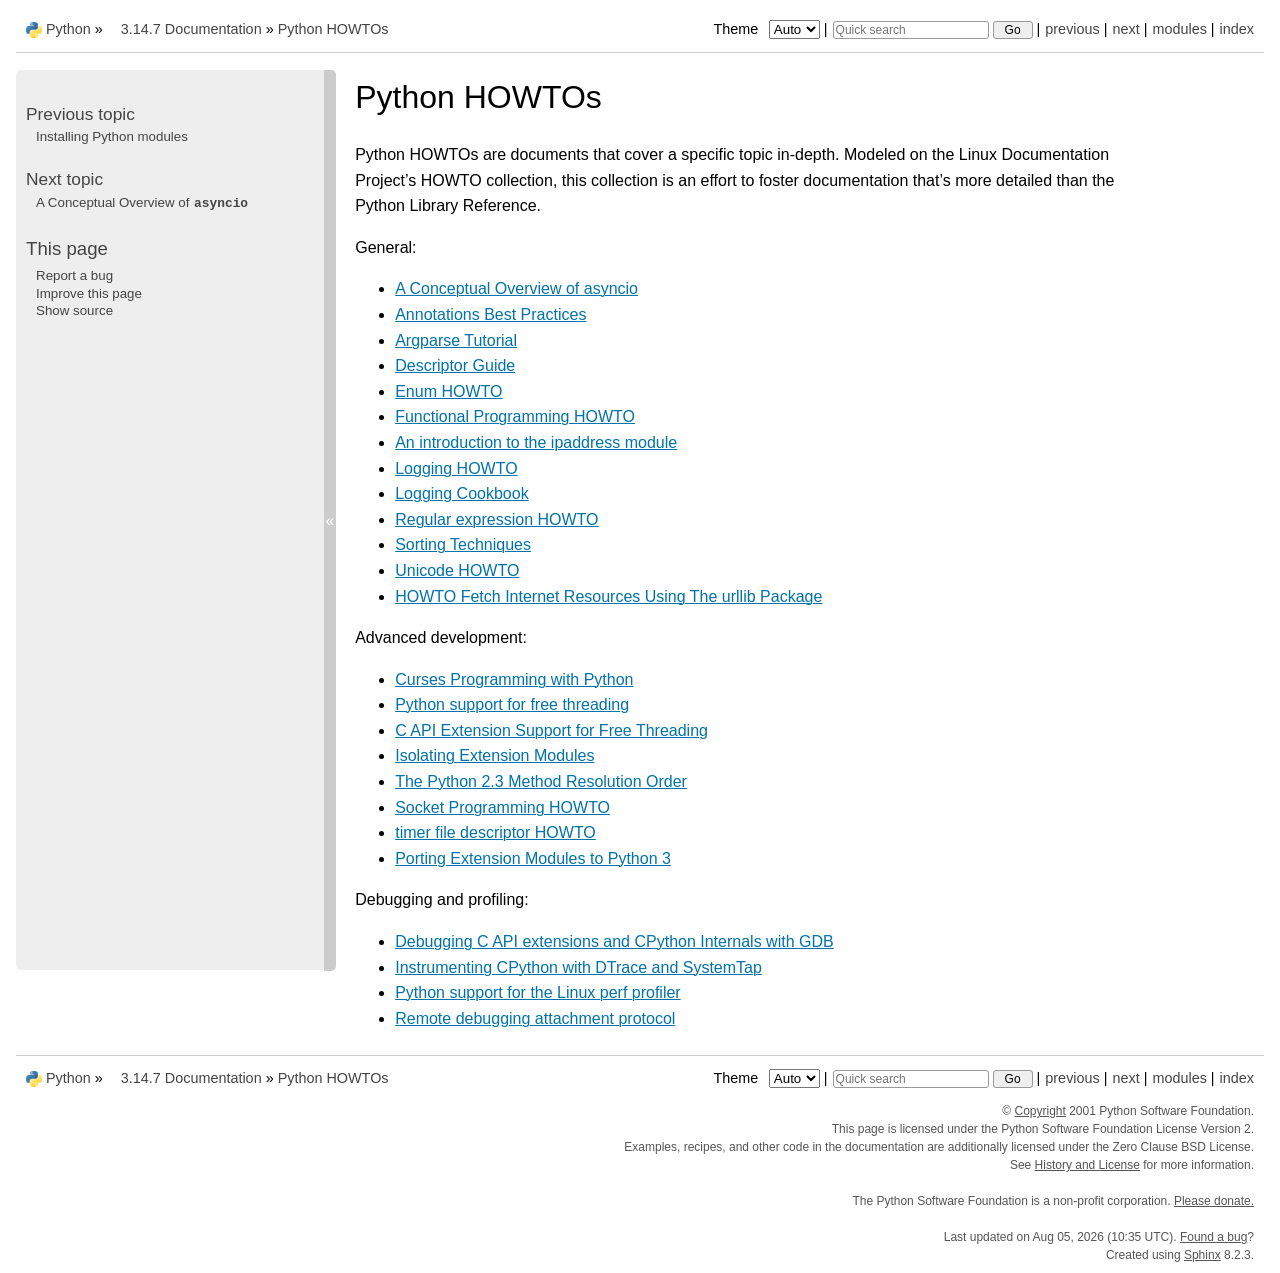
<file: Python/pythoncore-3.14-64/Doc/html/howto/index.html>
<!DOCTYPE html>

<html lang="en" data-content_root="../">
  <head>
    <meta charset="utf-8" />
    <meta name="viewport" content="width=device-width, initial-scale=1.0" /><meta name="viewport" content="width=device-width, initial-scale=1" />
<meta property="og:title" content="Python HOWTOs" />
<meta property="og:type" content="website" />
<meta property="og:url" content="https://docs.python.org/3/howto/index.html" />
<meta property="og:site_name" content="Python documentation" />
<meta property="og:description" content="Python HOWTOs are documents that cover a specific topic in-depth. Modeled on the Linux Documentation Project’s HOWTO collection, this collection is an effort to foster documentation that’s more det..." />
<meta property="og:image" content="_static/og-image.png" />
<meta property="og:image:alt" content="Python documentation" />
<meta name="description" content="Python HOWTOs are documents that cover a specific topic in-depth. Modeled on the Linux Documentation Project’s HOWTO collection, this collection is an effort to foster documentation that’s more det..." />
<meta name="theme-color" content="#3776ab">
<meta property="og:image:width" content="200">
<meta property="og:image:height" content="200">

    <title>Python HOWTOs &#8212; Python 3.14.7 documentation</title><meta name="viewport" content="width=device-width, initial-scale=1.0">
    
    <link rel="stylesheet" type="text/css" href="../_static/pygments.css?v=b86133f3" />
    <link rel="stylesheet" type="text/css" href="../_static/classic.css?v=234b1a7c" />
    <link rel="stylesheet" type="text/css" href="../_static/pydoctheme.css?v=4365c8fe" />
    <link id="pygments_dark_css" media="(prefers-color-scheme: dark)" rel="stylesheet" type="text/css" href="../_static/pygments_dark.css?v=5349f25f" />
    
    <script src="../_static/documentation_options.js?v=2f7d2144"></script>
    <script src="../_static/doctools.js?v=9bcbadda"></script>
    <script src="../_static/sphinx_highlight.js?v=dc90522c"></script>
    
    <script src="../_static/sidebar.js"></script>
    
    <link rel="search" type="application/opensearchdescription+xml"
          title="Search within Python 3.14.7 documentation"
          href="../_static/opensearch.xml"/>
    <link rel="author" title="About these documents" href="../about.html" />
    <link rel="index" title="Index" href="../genindex.html" />
    <link rel="search" title="Search" href="../search.html" />
    <link rel="copyright" title="Copyright" href="../copyright.html" />
    <link rel="next" title="A Conceptual Overview of asyncio" href="a-conceptual-overview-of-asyncio.html" />
    <link rel="prev" title="Installing Python modules" href="../installing/index.html" />
    
      
      <link rel="canonical" href="https://docs.python.org/3/howto/index.html">
      
    

    
    <style>
      @media only screen {
        table.full-width-table {
            width: 100%;
        }
      }
    </style>
<link rel="stylesheet" href="../_static/pydoctheme_dark.css" media="(prefers-color-scheme: dark)" id="pydoctheme_dark_css">
    <link rel="shortcut icon" type="image/png" href="../_static/py.svg">
            <script type="text/javascript" src="../_static/copybutton.js"></script>
            <script type="text/javascript" src="../_static/menu.js"></script>
            <script type="text/javascript" src="../_static/search-focus.js"></script>
            <script type="text/javascript" src="../_static/themetoggle.js"></script> 
            <script type="text/javascript" src="../_static/rtd_switcher.js"></script>
            <meta name="readthedocs-addons-api-version" content="1">

  </head>
<body>
<div class="mobile-nav">
    <input type="checkbox" id="menuToggler" class="toggler__input" aria-controls="navigation"
           aria-pressed="false" aria-expanded="false" role="button" aria-label="Menu">
    <nav class="nav-content" role="navigation">
        <label for="menuToggler" class="toggler__label">
            <span></span>
        </label>
        <span class="nav-items-wrapper">
            <a href="https://www.python.org/" class="nav-logo">
                <img src="../_static/py.svg" alt="Python logo">
            </a>
            <span class="version_switcher_placeholder"></span>
            <form role="search" class="search" action="../search.html" method="get">
                <svg xmlns="http://www.w3.org/2000/svg" width="20" height="20" viewBox="0 0 24 24" class="search-icon">
                    <path fill-rule="nonzero" fill="currentColor" d="M15.5 14h-.79l-.28-.27a6.5 6.5 0 001.48-5.34c-.47-2.78-2.79-5-5.59-5.34a6.505 6.505 0 00-7.27 7.27c.34 2.8 2.56 5.12 5.34 5.59a6.5 6.5 0 005.34-1.48l.27.28v.79l4.25 4.25c.41.41 1.08.41 1.49 0 .41-.41.41-1.08 0-1.49L15.5 14zm-6 0C7.01 14 5 11.99 5 9.5S7.01 5 9.5 5 14 7.01 14 9.5 11.99 14 9.5 14z"></path>
                </svg>
                <input placeholder="Quick search" aria-label="Quick search" type="search" name="q">
                <input type="submit" value="Go">
            </form>
        </span>
    </nav>
    <div class="menu-wrapper">
        <nav class="menu" role="navigation" aria-label="main navigation">
            <div class="language_switcher_placeholder"></div>
            
<label class="theme-selector-label">
    Theme
    <select class="theme-selector" oninput="activateTheme(this.value)">
        <option value="auto" selected>Auto</option>
        <option value="light">Light</option>
        <option value="dark">Dark</option>
    </select>
</label>
  <div>
    <h4>Previous topic</h4>
    <p class="topless"><a href="../installing/index.html"
                          title="previous chapter">Installing Python modules</a></p>
  </div>
  <div>
    <h4>Next topic</h4>
    <p class="topless"><a href="a-conceptual-overview-of-asyncio.html"
                          title="next chapter">A Conceptual Overview of <code class="xref py py-mod docutils literal notranslate"><span class="pre">asyncio</span></code></a></p>
  </div>
  <script>
    document.addEventListener('DOMContentLoaded', () => {
        const title = document.querySelector('meta[property="og:title"]').content;
        const elements = document.querySelectorAll('.improvepage');
        const pageurl = window.location.href.split('?')[0];
        elements.forEach(element => {
            const url = new URL(element.href.split('?')[0].replace("-nojs", ""));
            url.searchParams.set('pagetitle', title);
            url.searchParams.set('pageurl', pageurl);
            url.searchParams.set('pagesource', "howto/index.rst");
            element.href = url.toString();
        });
    });
  </script>
  <div role="note" aria-label="source link">
    <h3>This page</h3>
    <ul class="this-page-menu">
      <li><a href="../bugs.html">Report a bug</a></li>
      <li><a class="improvepage" href="../improve-page-nojs.html">Improve this page</a></li>
      <li>
        <a href="https://github.com/python/cpython/blob/main/Doc/howto/index.rst?plain=1"
            rel="nofollow">Show source
        </a>
      </li>
      
    </ul>
  </div>
        </nav>
    </div>
</div>

  
    <div class="related" role="navigation" aria-label="Related">
      <h3>Navigation</h3>
      <ul>
        <li class="right" style="margin-right: 10px">
          <a href="../genindex.html" title="General Index"
             accesskey="I">index</a></li>
        <li class="right" >
          <a href="../py-modindex.html" title="Python Module Index"
             >modules</a> |</li>
        <li class="right" >
          <a href="a-conceptual-overview-of-asyncio.html" title="A Conceptual Overview of asyncio"
             accesskey="N">next</a> |</li>
        <li class="right" >
          <a href="../installing/index.html" title="Installing Python modules"
             accesskey="P">previous</a> |</li>

          <li><img src="../_static/py.svg" alt="Python logo" style="vertical-align: middle; margin-top: -1px"></li>
          <li><a href="https://www.python.org/">Python</a> &#187;</li>
          <li class="switchers">
            <div class="language_switcher_placeholder"></div>
            <div class="version_switcher_placeholder"></div>
          </li>
          <li>
              
          </li>
    <li id="cpython-language-and-version">
      <a href="../index.html">3.14.7 Documentation</a> &#187;
    </li>

        <li class="nav-item nav-item-this"><a href="">Python HOWTOs</a></li>
                <li class="right">
                    

    <div class="inline-search" role="search">
        <form class="inline-search" action="../search.html" method="get">
          <input placeholder="Quick search" aria-label="Quick search" type="search" name="q" id="search-box">
          <input type="submit" value="Go">
        </form>
    </div>
                     |
                </li>
            <li class="right">
<label class="theme-selector-label">
    Theme
    <select class="theme-selector" oninput="activateTheme(this.value)">
        <option value="auto" selected>Auto</option>
        <option value="light">Light</option>
        <option value="dark">Dark</option>
    </select>
</label> |</li>
            
      </ul>
    </div>    

    <div class="document">
      <div class="documentwrapper">
        <div class="bodywrapper">
          <div class="body" role="main">
            
  <section id="python-howtos">
<span id="how-tos"></span><h1>Python HOWTOs<a class="headerlink" href="#python-howtos" title="Link to this heading">¶</a></h1>
<p>Python HOWTOs are documents that cover a specific topic in-depth.
Modeled on the Linux Documentation Project’s HOWTO collection, this collection is an
effort to foster documentation that’s more detailed than the
Python Library Reference.</p>
<div class="toctree-wrapper compound">
</div>
<p>General:</p>
<ul class="simple">
<li><p><a class="reference internal" href="a-conceptual-overview-of-asyncio.html#a-conceptual-overview-of-asyncio"><span class="std std-ref">A Conceptual Overview of asyncio</span></a></p></li>
<li><p><a class="reference internal" href="annotations.html#annotations-howto"><span class="std std-ref">Annotations Best Practices</span></a></p></li>
<li><p><a class="reference internal" href="argparse.html#argparse-tutorial"><span class="std std-ref">Argparse Tutorial</span></a></p></li>
<li><p><a class="reference internal" href="descriptor.html#descriptorhowto"><span class="std std-ref">Descriptor Guide</span></a></p></li>
<li><p><a class="reference internal" href="enum.html#enum-howto"><span class="std std-ref">Enum HOWTO</span></a></p></li>
<li><p><a class="reference internal" href="functional.html#functional-howto"><span class="std std-ref">Functional Programming HOWTO</span></a></p></li>
<li><p><a class="reference internal" href="ipaddress.html#ipaddress-howto"><span class="std std-ref">An introduction to the ipaddress module</span></a></p></li>
<li><p><a class="reference internal" href="logging.html#logging-howto"><span class="std std-ref">Logging HOWTO</span></a></p></li>
<li><p><a class="reference internal" href="logging-cookbook.html#logging-cookbook"><span class="std std-ref">Logging Cookbook</span></a></p></li>
<li><p><a class="reference internal" href="regex.html#regex-howto"><span class="std std-ref">Regular expression HOWTO</span></a></p></li>
<li><p><a class="reference internal" href="sorting.html#sortinghowto"><span class="std std-ref">Sorting Techniques</span></a></p></li>
<li><p><a class="reference internal" href="unicode.html#unicode-howto"><span class="std std-ref">Unicode HOWTO</span></a></p></li>
<li><p><a class="reference internal" href="urllib2.html#urllib-howto"><span class="std std-ref">HOWTO Fetch Internet Resources Using The urllib Package</span></a></p></li>
</ul>
<p>Advanced development:</p>
<ul class="simple">
<li><p><a class="reference internal" href="curses.html#curses-howto"><span class="std std-ref">Curses Programming with Python</span></a></p></li>
<li><p><a class="reference internal" href="free-threading-python.html#freethreading-python-howto"><span class="std std-ref">Python support for free threading</span></a></p></li>
<li><p><a class="reference internal" href="free-threading-extensions.html#freethreading-extensions-howto"><span class="std std-ref">C API Extension Support for Free Threading</span></a></p></li>
<li><p><a class="reference internal" href="isolating-extensions.html#isolating-extensions-howto"><span class="std std-ref">Isolating Extension Modules</span></a></p></li>
<li><p><a class="reference internal" href="mro.html#python-2-3-mro"><span class="std std-ref">The Python 2.3 Method Resolution Order</span></a></p></li>
<li><p><a class="reference internal" href="sockets.html#socket-howto"><span class="std std-ref">Socket Programming HOWTO</span></a></p></li>
<li><p><a class="reference internal" href="timerfd.html#timerfd-howto"><span class="std std-ref">timer file descriptor HOWTO</span></a></p></li>
<li><p><a class="reference internal" href="cporting.html#cporting-howto"><span class="std std-ref">Porting Extension Modules to Python 3</span></a></p></li>
</ul>
<p>Debugging and profiling:</p>
<ul class="simple">
<li><p><a class="reference internal" href="gdb_helpers.html#gdb"><span class="std std-ref">Debugging C API extensions and CPython Internals with GDB</span></a></p></li>
<li><p><a class="reference internal" href="instrumentation.html#instrumentation"><span class="std std-ref">Instrumenting CPython with DTrace and SystemTap</span></a></p></li>
<li><p><a class="reference internal" href="perf_profiling.html#perf-profiling"><span class="std std-ref">Python support for the Linux perf profiler</span></a></p></li>
<li><p><a class="reference internal" href="remote_debugging.html#remote-debugging"><span class="std std-ref">Remote debugging attachment protocol</span></a></p></li>
</ul>
</section>


            <div class="clearer"></div>
          </div>
        </div>
      </div>
      <div class="sphinxsidebar" role="navigation" aria-label="Main">
        <div class="sphinxsidebarwrapper">
  <div>
    <h4>Previous topic</h4>
    <p class="topless"><a href="../installing/index.html"
                          title="previous chapter">Installing Python modules</a></p>
  </div>
  <div>
    <h4>Next topic</h4>
    <p class="topless"><a href="a-conceptual-overview-of-asyncio.html"
                          title="next chapter">A Conceptual Overview of <code class="xref py py-mod docutils literal notranslate"><span class="pre">asyncio</span></code></a></p>
  </div>
  <script>
    document.addEventListener('DOMContentLoaded', () => {
        const title = document.querySelector('meta[property="og:title"]').content;
        const elements = document.querySelectorAll('.improvepage');
        const pageurl = window.location.href.split('?')[0];
        elements.forEach(element => {
            const url = new URL(element.href.split('?')[0].replace("-nojs", ""));
            url.searchParams.set('pagetitle', title);
            url.searchParams.set('pageurl', pageurl);
            url.searchParams.set('pagesource', "howto/index.rst");
            element.href = url.toString();
        });
    });
  </script>
  <div role="note" aria-label="source link">
    <h3>This page</h3>
    <ul class="this-page-menu">
      <li><a href="../bugs.html">Report a bug</a></li>
      <li><a class="improvepage" href="../improve-page-nojs.html">Improve this page</a></li>
      <li>
        <a href="https://github.com/python/cpython/blob/main/Doc/howto/index.rst?plain=1"
            rel="nofollow">Show source
        </a>
      </li>
      
    </ul>
  </div>
        </div>
<div id="sidebarbutton" title="Collapse sidebar">
<span>«</span>
</div>

      </div>
      <div class="clearer"></div>
    </div>  
    <div class="related" role="navigation" aria-label="Related">
      <h3>Navigation</h3>
      <ul>
        <li class="right" style="margin-right: 10px">
          <a href="../genindex.html" title="General Index"
             >index</a></li>
        <li class="right" >
          <a href="../py-modindex.html" title="Python Module Index"
             >modules</a> |</li>
        <li class="right" >
          <a href="a-conceptual-overview-of-asyncio.html" title="A Conceptual Overview of asyncio"
             >next</a> |</li>
        <li class="right" >
          <a href="../installing/index.html" title="Installing Python modules"
             >previous</a> |</li>

          <li><img src="../_static/py.svg" alt="Python logo" style="vertical-align: middle; margin-top: -1px"></li>
          <li><a href="https://www.python.org/">Python</a> &#187;</li>
          <li class="switchers">
            <div class="language_switcher_placeholder"></div>
            <div class="version_switcher_placeholder"></div>
          </li>
          <li>
              
          </li>
    <li id="cpython-language-and-version">
      <a href="../index.html">3.14.7 Documentation</a> &#187;
    </li>

        <li class="nav-item nav-item-this"><a href="">Python HOWTOs</a></li>
                <li class="right">
                    

    <div class="inline-search" role="search">
        <form class="inline-search" action="../search.html" method="get">
          <input placeholder="Quick search" aria-label="Quick search" type="search" name="q" id="search-box">
          <input type="submit" value="Go">
        </form>
    </div>
                     |
                </li>
            <li class="right">
<label class="theme-selector-label">
    Theme
    <select class="theme-selector" oninput="activateTheme(this.value)">
        <option value="auto" selected>Auto</option>
        <option value="light">Light</option>
        <option value="dark">Dark</option>
    </select>
</label> |</li>
            
      </ul>
    </div>  
    <div class="footer">
    &copy; <a href="../copyright.html">Copyright</a> 2001 Python Software Foundation.
    <br>
    This page is licensed under the Python Software Foundation License Version 2.
    <br>
    Examples, recipes, and other code in the documentation are additionally licensed under the Zero Clause BSD License.
    <br>
    
      See <a href="/license.html">History and License</a> for more information.<br>
    
    
    <br>

    The Python Software Foundation is a non-profit corporation.
<a href="https://www.python.org/psf/donations/">Please donate.</a>
<br>
    <br>
      Last updated on Aug 05, 2026 (10:35 UTC).
    
      <a href="/bugs.html">Found a bug</a>?
    
    <br>

    Created using <a href="https://www.sphinx-doc.org/">Sphinx</a> 8.2.3.
    </div>

  </body>
</html>
</file>
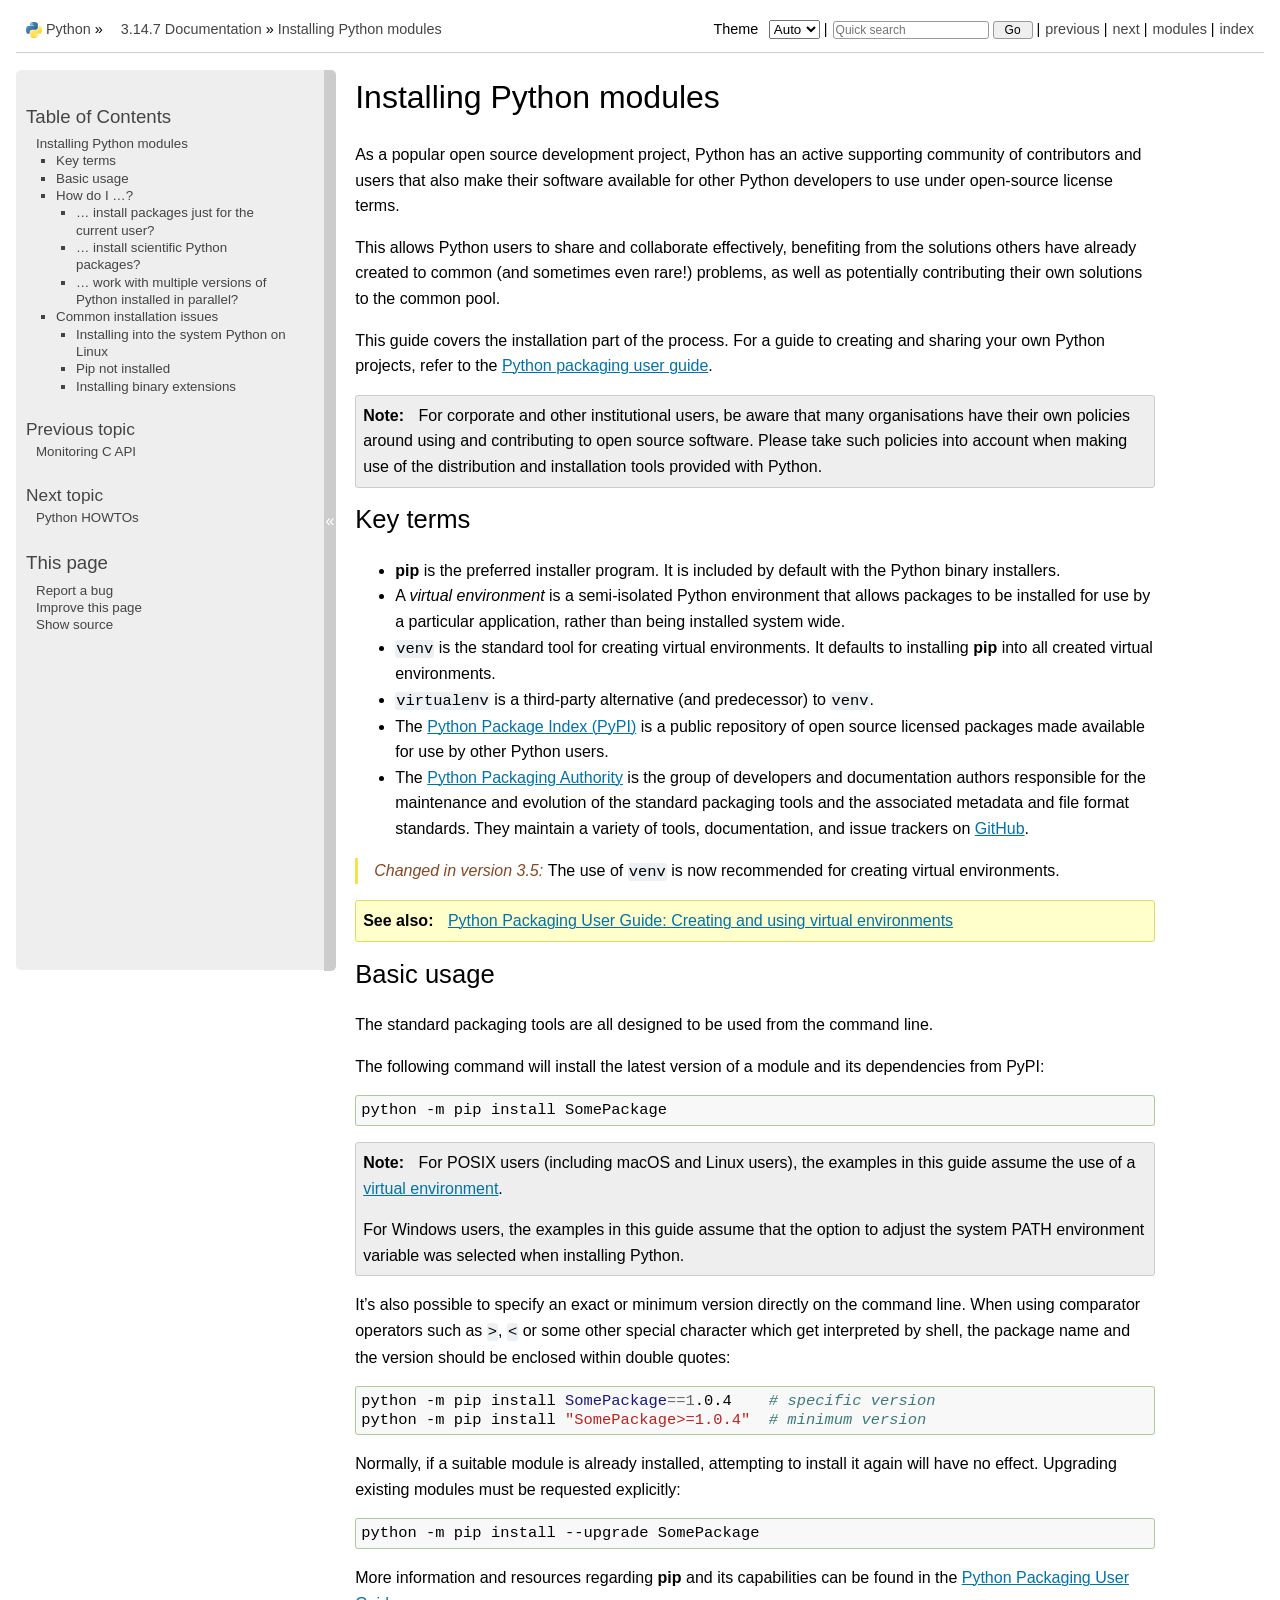
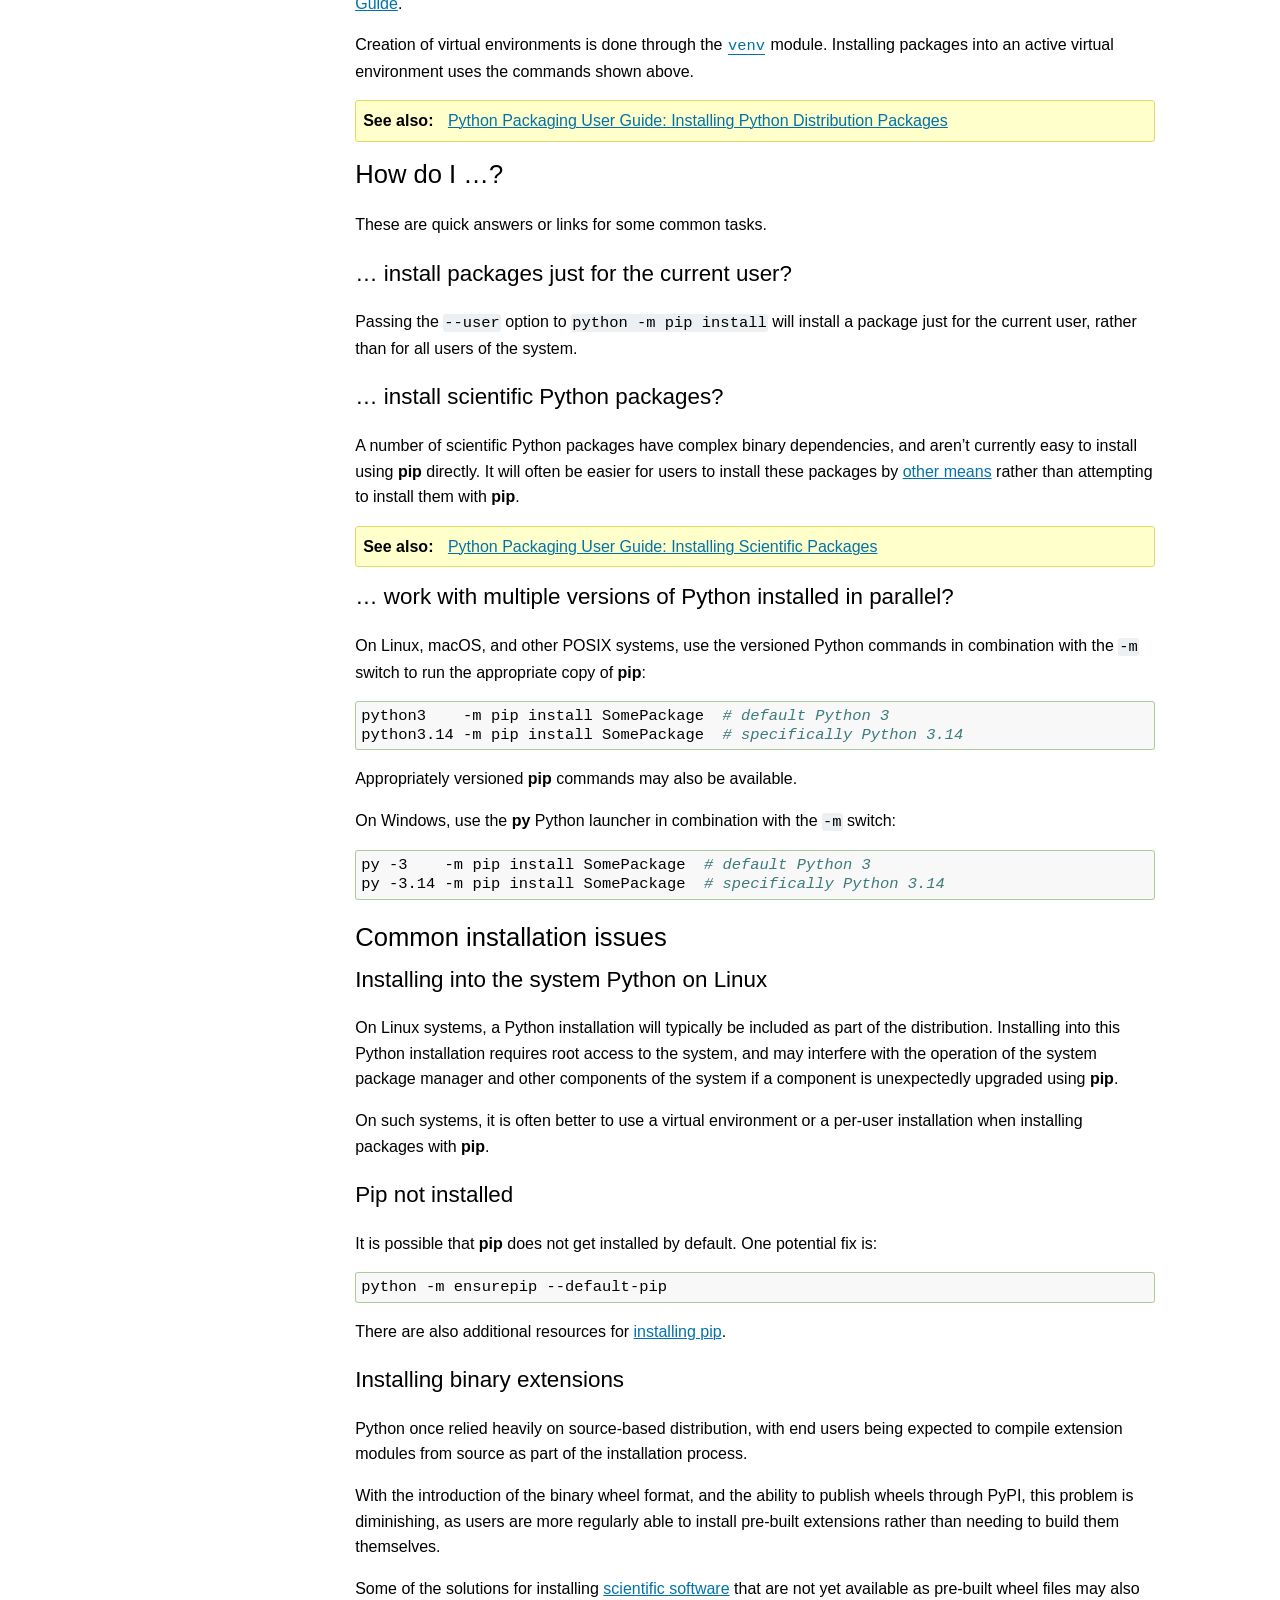
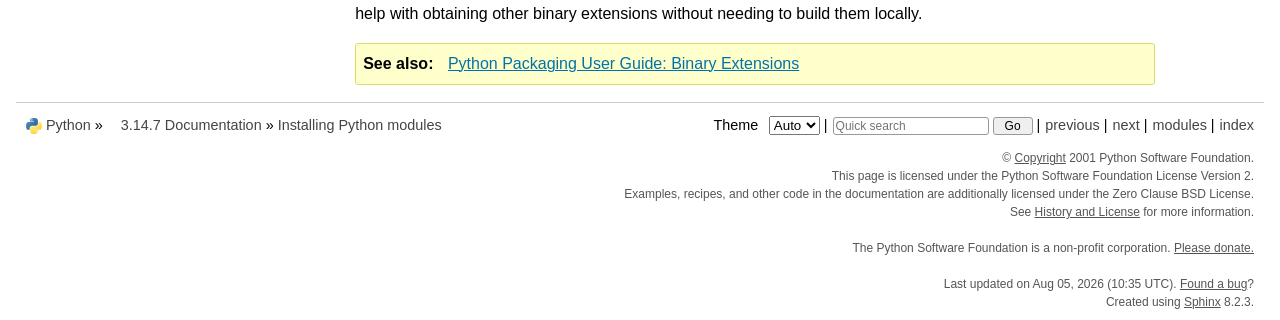
<file: Python/pythoncore-3.14-64/Doc/html/installing/index.html>
<!DOCTYPE html>

<html lang="en" data-content_root="../">
  <head>
    <meta charset="utf-8" />
    <meta name="viewport" content="width=device-width, initial-scale=1.0" /><meta name="viewport" content="width=device-width, initial-scale=1" />
<meta property="og:title" content="Installing Python modules" />
<meta property="og:type" content="website" />
<meta property="og:url" content="https://docs.python.org/3/installing/index.html" />
<meta property="og:site_name" content="Python documentation" />
<meta property="og:description" content="As a popular open source development project, Python has an active supporting community of contributors and users that also make their software available for other Python developers to use under op..." />
<meta property="og:image" content="_static/og-image.png" />
<meta property="og:image:alt" content="Python documentation" />
<meta name="description" content="As a popular open source development project, Python has an active supporting community of contributors and users that also make their software available for other Python developers to use under op..." />
<meta name="theme-color" content="#3776ab">
<meta property="og:image:width" content="200">
<meta property="og:image:height" content="200">

    <title>Installing Python modules &#8212; Python 3.14.7 documentation</title><meta name="viewport" content="width=device-width, initial-scale=1.0">
    
    <link rel="stylesheet" type="text/css" href="../_static/pygments.css?v=b86133f3" />
    <link rel="stylesheet" type="text/css" href="../_static/classic.css?v=234b1a7c" />
    <link rel="stylesheet" type="text/css" href="../_static/pydoctheme.css?v=4365c8fe" />
    <link id="pygments_dark_css" media="(prefers-color-scheme: dark)" rel="stylesheet" type="text/css" href="../_static/pygments_dark.css?v=5349f25f" />
    
    <script src="../_static/documentation_options.js?v=2f7d2144"></script>
    <script src="../_static/doctools.js?v=9bcbadda"></script>
    <script src="../_static/sphinx_highlight.js?v=dc90522c"></script>
    
    <script src="../_static/sidebar.js"></script>
    
    <link rel="search" type="application/opensearchdescription+xml"
          title="Search within Python 3.14.7 documentation"
          href="../_static/opensearch.xml"/>
    <link rel="author" title="About these documents" href="../about.html" />
    <link rel="index" title="Index" href="../genindex.html" />
    <link rel="search" title="Search" href="../search.html" />
    <link rel="copyright" title="Copyright" href="../copyright.html" />
    <link rel="next" title="Python HOWTOs" href="../howto/index.html" />
    <link rel="prev" title="Monitoring C API" href="../c-api/monitoring.html" />
    
      
      <link rel="canonical" href="https://docs.python.org/3/installing/index.html">
      
    

    
    <style>
      @media only screen {
        table.full-width-table {
            width: 100%;
        }
      }
    </style>
<link rel="stylesheet" href="../_static/pydoctheme_dark.css" media="(prefers-color-scheme: dark)" id="pydoctheme_dark_css">
    <link rel="shortcut icon" type="image/png" href="../_static/py.svg">
            <script type="text/javascript" src="../_static/copybutton.js"></script>
            <script type="text/javascript" src="../_static/menu.js"></script>
            <script type="text/javascript" src="../_static/search-focus.js"></script>
            <script type="text/javascript" src="../_static/themetoggle.js"></script> 
            <script type="text/javascript" src="../_static/rtd_switcher.js"></script>
            <meta name="readthedocs-addons-api-version" content="1">

  </head>
<body>
<div class="mobile-nav">
    <input type="checkbox" id="menuToggler" class="toggler__input" aria-controls="navigation"
           aria-pressed="false" aria-expanded="false" role="button" aria-label="Menu">
    <nav class="nav-content" role="navigation">
        <label for="menuToggler" class="toggler__label">
            <span></span>
        </label>
        <span class="nav-items-wrapper">
            <a href="https://www.python.org/" class="nav-logo">
                <img src="../_static/py.svg" alt="Python logo">
            </a>
            <span class="version_switcher_placeholder"></span>
            <form role="search" class="search" action="../search.html" method="get">
                <svg xmlns="http://www.w3.org/2000/svg" width="20" height="20" viewBox="0 0 24 24" class="search-icon">
                    <path fill-rule="nonzero" fill="currentColor" d="M15.5 14h-.79l-.28-.27a6.5 6.5 0 001.48-5.34c-.47-2.78-2.79-5-5.59-5.34a6.505 6.505 0 00-7.27 7.27c.34 2.8 2.56 5.12 5.34 5.59a6.5 6.5 0 005.34-1.48l.27.28v.79l4.25 4.25c.41.41 1.08.41 1.49 0 .41-.41.41-1.08 0-1.49L15.5 14zm-6 0C7.01 14 5 11.99 5 9.5S7.01 5 9.5 5 14 7.01 14 9.5 11.99 14 9.5 14z"></path>
                </svg>
                <input placeholder="Quick search" aria-label="Quick search" type="search" name="q">
                <input type="submit" value="Go">
            </form>
        </span>
    </nav>
    <div class="menu-wrapper">
        <nav class="menu" role="navigation" aria-label="main navigation">
            <div class="language_switcher_placeholder"></div>
            
<label class="theme-selector-label">
    Theme
    <select class="theme-selector" oninput="activateTheme(this.value)">
        <option value="auto" selected>Auto</option>
        <option value="light">Light</option>
        <option value="dark">Dark</option>
    </select>
</label>
  <div>
    <h3><a href="../contents.html">Table of Contents</a></h3>
    <ul>
<li><a class="reference internal" href="#">Installing Python modules</a><ul>
<li><a class="reference internal" href="#key-terms">Key terms</a></li>
<li><a class="reference internal" href="#basic-usage">Basic usage</a></li>
<li><a class="reference internal" href="#how-do-i">How do I …?</a><ul>
<li><a class="reference internal" href="#install-packages-just-for-the-current-user">… install packages just for the current user?</a></li>
<li><a class="reference internal" href="#install-scientific-python-packages">… install scientific Python packages?</a></li>
<li><a class="reference internal" href="#work-with-multiple-versions-of-python-installed-in-parallel">… work with multiple versions of Python installed in parallel?</a></li>
</ul>
</li>
<li><a class="reference internal" href="#common-installation-issues">Common installation issues</a><ul>
<li><a class="reference internal" href="#installing-into-the-system-python-on-linux">Installing into the system Python on Linux</a></li>
<li><a class="reference internal" href="#pip-not-installed">Pip not installed</a></li>
<li><a class="reference internal" href="#installing-binary-extensions">Installing binary extensions</a></li>
</ul>
</li>
</ul>
</li>
</ul>

  </div>
  <div>
    <h4>Previous topic</h4>
    <p class="topless"><a href="../c-api/monitoring.html"
                          title="previous chapter">Monitoring C API</a></p>
  </div>
  <div>
    <h4>Next topic</h4>
    <p class="topless"><a href="../howto/index.html"
                          title="next chapter">Python HOWTOs</a></p>
  </div>
  <script>
    document.addEventListener('DOMContentLoaded', () => {
        const title = document.querySelector('meta[property="og:title"]').content;
        const elements = document.querySelectorAll('.improvepage');
        const pageurl = window.location.href.split('?')[0];
        elements.forEach(element => {
            const url = new URL(element.href.split('?')[0].replace("-nojs", ""));
            url.searchParams.set('pagetitle', title);
            url.searchParams.set('pageurl', pageurl);
            url.searchParams.set('pagesource', "installing/index.rst");
            element.href = url.toString();
        });
    });
  </script>
  <div role="note" aria-label="source link">
    <h3>This page</h3>
    <ul class="this-page-menu">
      <li><a href="../bugs.html">Report a bug</a></li>
      <li><a class="improvepage" href="../improve-page-nojs.html">Improve this page</a></li>
      <li>
        <a href="https://github.com/python/cpython/blob/main/Doc/installing/index.rst?plain=1"
            rel="nofollow">Show source
        </a>
      </li>
      
    </ul>
  </div>
        </nav>
    </div>
</div>

  
    <div class="related" role="navigation" aria-label="Related">
      <h3>Navigation</h3>
      <ul>
        <li class="right" style="margin-right: 10px">
          <a href="../genindex.html" title="General Index"
             accesskey="I">index</a></li>
        <li class="right" >
          <a href="../py-modindex.html" title="Python Module Index"
             >modules</a> |</li>
        <li class="right" >
          <a href="../howto/index.html" title="Python HOWTOs"
             accesskey="N">next</a> |</li>
        <li class="right" >
          <a href="../c-api/monitoring.html" title="Monitoring C API"
             accesskey="P">previous</a> |</li>

          <li><img src="../_static/py.svg" alt="Python logo" style="vertical-align: middle; margin-top: -1px"></li>
          <li><a href="https://www.python.org/">Python</a> &#187;</li>
          <li class="switchers">
            <div class="language_switcher_placeholder"></div>
            <div class="version_switcher_placeholder"></div>
          </li>
          <li>
              
          </li>
    <li id="cpython-language-and-version">
      <a href="../index.html">3.14.7 Documentation</a> &#187;
    </li>

        <li class="nav-item nav-item-this"><a href="">Installing Python modules</a></li>
                <li class="right">
                    

    <div class="inline-search" role="search">
        <form class="inline-search" action="../search.html" method="get">
          <input placeholder="Quick search" aria-label="Quick search" type="search" name="q" id="search-box">
          <input type="submit" value="Go">
        </form>
    </div>
                     |
                </li>
            <li class="right">
<label class="theme-selector-label">
    Theme
    <select class="theme-selector" oninput="activateTheme(this.value)">
        <option value="auto" selected>Auto</option>
        <option value="light">Light</option>
        <option value="dark">Dark</option>
    </select>
</label> |</li>
            
      </ul>
    </div>    

    <div class="document">
      <div class="documentwrapper">
        <div class="bodywrapper">
          <div class="body" role="main">
            
  <section id="installing-python-modules">
<span id="installing-index"></span><h1>Installing Python modules<a class="headerlink" href="#installing-python-modules" title="Link to this heading">¶</a></h1>
<p>As a popular open source development project, Python has an active
supporting community of contributors and users that also make their software
available for other Python developers to use under open-source license terms.</p>
<p>This allows Python users to share and collaborate effectively, benefiting
from the solutions others have already created to common (and sometimes
even rare!) problems, as well as potentially contributing their own
solutions to the common pool.</p>
<p>This guide covers the installation part of the process. For a guide to
creating and sharing your own Python projects, refer to the
<a class="reference external" href="https://packaging.python.org/en/latest/tutorials/packaging-projects/">Python packaging user guide</a>.</p>
<div class="admonition note">
<p class="admonition-title">Note</p>
<p>For corporate and other institutional users, be aware that many
organisations have their own policies around using and contributing to
open source software. Please take such policies into account when making
use of the distribution and installation tools provided with Python.</p>
</div>
<section id="key-terms">
<h2>Key terms<a class="headerlink" href="#key-terms" title="Link to this heading">¶</a></h2>
<ul class="simple">
<li><p><strong class="program">pip</strong> is the preferred installer program. It
is included by default with the Python binary installers.</p></li>
<li><p>A <em>virtual environment</em> is a semi-isolated Python environment that allows
packages to be installed for use by a particular application, rather than
being installed system wide.</p></li>
<li><p><code class="docutils literal notranslate"><span class="pre">venv</span></code> is the standard tool for creating virtual environments.
It defaults to installing <strong class="program">pip</strong> into all created virtual environments.</p></li>
<li><p><code class="docutils literal notranslate"><span class="pre">virtualenv</span></code> is a third-party alternative (and predecessor) to
<code class="docutils literal notranslate"><span class="pre">venv</span></code>.</p></li>
<li><p>The <a class="reference external" href="https://pypi.org">Python Package Index (PyPI)</a> is a public
repository of open source licensed packages made available for use by
other Python users.</p></li>
<li><p>The <a class="reference external" href="https://www.pypa.io/">Python Packaging Authority</a> is the group of
developers and documentation authors responsible for the maintenance and
evolution of the standard packaging tools and the associated metadata and
file format standards. They maintain a variety of tools, documentation,
and issue trackers on <a class="reference external" href="https://github.com/pypa">GitHub</a>.</p></li>
</ul>
<div class="versionchanged">
<p><span class="versionmodified changed">Changed in version 3.5: </span>The use of <code class="docutils literal notranslate"><span class="pre">venv</span></code> is now recommended for creating virtual environments.</p>
</div>
<div class="admonition seealso">
<p class="admonition-title">See also</p>
<p><a class="reference external" href="https://packaging.python.org/installing/#creating-virtual-environments">Python Packaging User Guide: Creating and using virtual environments</a></p>
</div>
</section>
<section id="basic-usage">
<h2>Basic usage<a class="headerlink" href="#basic-usage" title="Link to this heading">¶</a></h2>
<p>The standard packaging tools are all designed to be used from the command
line.</p>
<p>The following command will install the latest version of a module and its
dependencies from PyPI:</p>
<div class="highlight-shell notranslate"><div class="highlight"><pre><span></span>python<span class="w"> </span>-m<span class="w"> </span>pip<span class="w"> </span>install<span class="w"> </span>SomePackage
</pre></div>
</div>
<div class="admonition note">
<p class="admonition-title">Note</p>
<p>For POSIX users (including macOS and Linux users), the examples in
this guide assume the use of a <a class="reference internal" href="../glossary.html#term-virtual-environment"><span class="xref std std-term">virtual environment</span></a>.</p>
<p>For Windows users, the examples in this guide assume that the option to
adjust the system PATH environment variable was selected when installing
Python.</p>
</div>
<p>It’s also possible to specify an exact or minimum version directly on the
command line. When using comparator operators such as <code class="docutils literal notranslate"><span class="pre">&gt;</span></code>, <code class="docutils literal notranslate"><span class="pre">&lt;</span></code> or some other
special character which get interpreted by shell, the package name and the
version should be enclosed within double quotes:</p>
<div class="highlight-shell notranslate"><div class="highlight"><pre><span></span>python<span class="w"> </span>-m<span class="w"> </span>pip<span class="w"> </span>install<span class="w"> </span><span class="nv">SomePackage</span><span class="o">==</span><span class="m">1</span>.0.4<span class="w">    </span><span class="c1"># specific version</span>
python<span class="w"> </span>-m<span class="w"> </span>pip<span class="w"> </span>install<span class="w"> </span><span class="s2">&quot;SomePackage&gt;=1.0.4&quot;</span><span class="w">  </span><span class="c1"># minimum version</span>
</pre></div>
</div>
<p>Normally, if a suitable module is already installed, attempting to install
it again will have no effect. Upgrading existing modules must be requested
explicitly:</p>
<div class="highlight-shell notranslate"><div class="highlight"><pre><span></span>python<span class="w"> </span>-m<span class="w"> </span>pip<span class="w"> </span>install<span class="w"> </span>--upgrade<span class="w"> </span>SomePackage
</pre></div>
</div>
<p>More information and resources regarding <strong class="program">pip</strong> and its capabilities can be
found in the <a class="reference external" href="https://packaging.python.org">Python Packaging User Guide</a>.</p>
<p>Creation of virtual environments is done through the <a class="reference internal" href="../library/venv.html#module-venv" title="venv: Creation of virtual environments."><code class="xref py py-mod docutils literal notranslate"><span class="pre">venv</span></code></a> module.
Installing packages into an active virtual environment uses the commands shown
above.</p>
<div class="admonition seealso">
<p class="admonition-title">See also</p>
<p><a class="reference external" href="https://packaging.python.org/installing/">Python Packaging User Guide: Installing Python Distribution Packages</a></p>
</div>
</section>
<section id="how-do-i">
<h2>How do I …?<a class="headerlink" href="#how-do-i" title="Link to this heading">¶</a></h2>
<p>These are quick answers or links for some common tasks.</p>
<section id="install-packages-just-for-the-current-user">
<h3>… install packages just for the current user?<a class="headerlink" href="#install-packages-just-for-the-current-user" title="Link to this heading">¶</a></h3>
<p>Passing the <code class="docutils literal notranslate"><span class="pre">--user</span></code> option to <code class="docutils literal notranslate"><span class="pre">python</span> <span class="pre">-m</span> <span class="pre">pip</span> <span class="pre">install</span></code> will install a
package just for the current user, rather than for all users of the system.</p>
</section>
<section id="install-scientific-python-packages">
<h3>… install scientific Python packages?<a class="headerlink" href="#install-scientific-python-packages" title="Link to this heading">¶</a></h3>
<p>A number of scientific Python packages have complex binary dependencies, and
aren’t currently easy to install using <strong class="program">pip</strong> directly.
It will often be easier for users to install these packages by
<a class="reference external" href="https://packaging.python.org/science/">other means</a>
rather than attempting to install them with <strong class="program">pip</strong>.</p>
<div class="admonition seealso">
<p class="admonition-title">See also</p>
<p><a class="reference external" href="https://packaging.python.org/science/">Python Packaging User Guide: Installing Scientific Packages</a></p>
</div>
</section>
<section id="work-with-multiple-versions-of-python-installed-in-parallel">
<h3>… work with multiple versions of Python installed in parallel?<a class="headerlink" href="#work-with-multiple-versions-of-python-installed-in-parallel" title="Link to this heading">¶</a></h3>
<p>On Linux, macOS, and other POSIX systems, use the versioned Python commands
in combination with the <code class="docutils literal notranslate"><span class="pre">-m</span></code> switch to run the appropriate copy of
<strong class="program">pip</strong>:</p>
<div class="highlight-shell notranslate"><div class="highlight"><pre><span></span>python3<span class="w">    </span>-m<span class="w"> </span>pip<span class="w"> </span>install<span class="w"> </span>SomePackage<span class="w">  </span><span class="c1"># default Python 3</span>
python3.14<span class="w"> </span>-m<span class="w"> </span>pip<span class="w"> </span>install<span class="w"> </span>SomePackage<span class="w">  </span><span class="c1"># specifically Python 3.14</span>
</pre></div>
</div>
<p>Appropriately versioned <strong class="program">pip</strong> commands may also be available.</p>
<p>On Windows, use the <strong class="program">py</strong> Python launcher in combination with the <code class="docutils literal notranslate"><span class="pre">-m</span></code>
switch:</p>
<div class="highlight-shell notranslate"><div class="highlight"><pre><span></span>py<span class="w"> </span>-3<span class="w">    </span>-m<span class="w"> </span>pip<span class="w"> </span>install<span class="w"> </span>SomePackage<span class="w">  </span><span class="c1"># default Python 3</span>
py<span class="w"> </span>-3.14<span class="w"> </span>-m<span class="w"> </span>pip<span class="w"> </span>install<span class="w"> </span>SomePackage<span class="w">  </span><span class="c1"># specifically Python 3.14</span>
</pre></div>
</div>
</section>
</section>
<section id="common-installation-issues">
<h2>Common installation issues<a class="headerlink" href="#common-installation-issues" title="Link to this heading">¶</a></h2>
<section id="installing-into-the-system-python-on-linux">
<h3>Installing into the system Python on Linux<a class="headerlink" href="#installing-into-the-system-python-on-linux" title="Link to this heading">¶</a></h3>
<p>On Linux systems, a Python installation will typically be included as part
of the distribution. Installing into this Python installation requires
root access to the system, and may interfere with the operation of the
system package manager and other components of the system if a component
is unexpectedly upgraded using <strong class="program">pip</strong>.</p>
<p>On such systems, it is often better to use a virtual environment or a
per-user installation when installing packages with <strong class="program">pip</strong>.</p>
</section>
<section id="pip-not-installed">
<h3>Pip not installed<a class="headerlink" href="#pip-not-installed" title="Link to this heading">¶</a></h3>
<p>It is possible that <strong class="program">pip</strong> does not get installed by default. One potential fix is:</p>
<div class="highlight-shell notranslate"><div class="highlight"><pre><span></span>python<span class="w"> </span>-m<span class="w"> </span>ensurepip<span class="w"> </span>--default-pip
</pre></div>
</div>
<p>There are also additional resources for <a class="reference external" href="https://packaging.python.org/en/latest/tutorials/installing-packages/#ensure-pip-setuptools-and-wheel-are-up-to-date">installing pip</a>.</p>
</section>
<section id="installing-binary-extensions">
<h3>Installing binary extensions<a class="headerlink" href="#installing-binary-extensions" title="Link to this heading">¶</a></h3>
<p>Python once relied heavily on source-based distribution, with end
users being expected to compile extension modules from source as part of
the installation process.</p>
<p>With the introduction of the binary wheel format, and the
ability to publish wheels through PyPI, this problem is diminishing,
as users are more regularly able to install pre-built extensions rather
than needing to build them themselves.</p>
<p>Some of the solutions for installing <a class="reference external" href="https://packaging.python.org/science/">scientific software</a>
that are not yet available as pre-built wheel files may also help with
obtaining other binary extensions without needing to build them locally.</p>
<div class="admonition seealso">
<p class="admonition-title">See also</p>
<p><a class="reference external" href="https://packaging.python.org/extensions/">Python Packaging User Guide: Binary Extensions</a></p>
</div>
</section>
</section>
</section>


            <div class="clearer"></div>
          </div>
        </div>
      </div>
      <div class="sphinxsidebar" role="navigation" aria-label="Main">
        <div class="sphinxsidebarwrapper">
  <div>
    <h3><a href="../contents.html">Table of Contents</a></h3>
    <ul>
<li><a class="reference internal" href="#">Installing Python modules</a><ul>
<li><a class="reference internal" href="#key-terms">Key terms</a></li>
<li><a class="reference internal" href="#basic-usage">Basic usage</a></li>
<li><a class="reference internal" href="#how-do-i">How do I …?</a><ul>
<li><a class="reference internal" href="#install-packages-just-for-the-current-user">… install packages just for the current user?</a></li>
<li><a class="reference internal" href="#install-scientific-python-packages">… install scientific Python packages?</a></li>
<li><a class="reference internal" href="#work-with-multiple-versions-of-python-installed-in-parallel">… work with multiple versions of Python installed in parallel?</a></li>
</ul>
</li>
<li><a class="reference internal" href="#common-installation-issues">Common installation issues</a><ul>
<li><a class="reference internal" href="#installing-into-the-system-python-on-linux">Installing into the system Python on Linux</a></li>
<li><a class="reference internal" href="#pip-not-installed">Pip not installed</a></li>
<li><a class="reference internal" href="#installing-binary-extensions">Installing binary extensions</a></li>
</ul>
</li>
</ul>
</li>
</ul>

  </div>
  <div>
    <h4>Previous topic</h4>
    <p class="topless"><a href="../c-api/monitoring.html"
                          title="previous chapter">Monitoring C API</a></p>
  </div>
  <div>
    <h4>Next topic</h4>
    <p class="topless"><a href="../howto/index.html"
                          title="next chapter">Python HOWTOs</a></p>
  </div>
  <script>
    document.addEventListener('DOMContentLoaded', () => {
        const title = document.querySelector('meta[property="og:title"]').content;
        const elements = document.querySelectorAll('.improvepage');
        const pageurl = window.location.href.split('?')[0];
        elements.forEach(element => {
            const url = new URL(element.href.split('?')[0].replace("-nojs", ""));
            url.searchParams.set('pagetitle', title);
            url.searchParams.set('pageurl', pageurl);
            url.searchParams.set('pagesource', "installing/index.rst");
            element.href = url.toString();
        });
    });
  </script>
  <div role="note" aria-label="source link">
    <h3>This page</h3>
    <ul class="this-page-menu">
      <li><a href="../bugs.html">Report a bug</a></li>
      <li><a class="improvepage" href="../improve-page-nojs.html">Improve this page</a></li>
      <li>
        <a href="https://github.com/python/cpython/blob/main/Doc/installing/index.rst?plain=1"
            rel="nofollow">Show source
        </a>
      </li>
      
    </ul>
  </div>
        </div>
<div id="sidebarbutton" title="Collapse sidebar">
<span>«</span>
</div>

      </div>
      <div class="clearer"></div>
    </div>  
    <div class="related" role="navigation" aria-label="Related">
      <h3>Navigation</h3>
      <ul>
        <li class="right" style="margin-right: 10px">
          <a href="../genindex.html" title="General Index"
             >index</a></li>
        <li class="right" >
          <a href="../py-modindex.html" title="Python Module Index"
             >modules</a> |</li>
        <li class="right" >
          <a href="../howto/index.html" title="Python HOWTOs"
             >next</a> |</li>
        <li class="right" >
          <a href="../c-api/monitoring.html" title="Monitoring C API"
             >previous</a> |</li>

          <li><img src="../_static/py.svg" alt="Python logo" style="vertical-align: middle; margin-top: -1px"></li>
          <li><a href="https://www.python.org/">Python</a> &#187;</li>
          <li class="switchers">
            <div class="language_switcher_placeholder"></div>
            <div class="version_switcher_placeholder"></div>
          </li>
          <li>
              
          </li>
    <li id="cpython-language-and-version">
      <a href="../index.html">3.14.7 Documentation</a> &#187;
    </li>

        <li class="nav-item nav-item-this"><a href="">Installing Python modules</a></li>
                <li class="right">
                    

    <div class="inline-search" role="search">
        <form class="inline-search" action="../search.html" method="get">
          <input placeholder="Quick search" aria-label="Quick search" type="search" name="q" id="search-box">
          <input type="submit" value="Go">
        </form>
    </div>
                     |
                </li>
            <li class="right">
<label class="theme-selector-label">
    Theme
    <select class="theme-selector" oninput="activateTheme(this.value)">
        <option value="auto" selected>Auto</option>
        <option value="light">Light</option>
        <option value="dark">Dark</option>
    </select>
</label> |</li>
            
      </ul>
    </div>  
    <div class="footer">
    &copy; <a href="../copyright.html">Copyright</a> 2001 Python Software Foundation.
    <br>
    This page is licensed under the Python Software Foundation License Version 2.
    <br>
    Examples, recipes, and other code in the documentation are additionally licensed under the Zero Clause BSD License.
    <br>
    
      See <a href="/license.html">History and License</a> for more information.<br>
    
    
    <br>

    The Python Software Foundation is a non-profit corporation.
<a href="https://www.python.org/psf/donations/">Please donate.</a>
<br>
    <br>
      Last updated on Aug 05, 2026 (10:35 UTC).
    
      <a href="/bugs.html">Found a bug</a>?
    
    <br>

    Created using <a href="https://www.sphinx-doc.org/">Sphinx</a> 8.2.3.
    </div>

  </body>
</html>
</file>
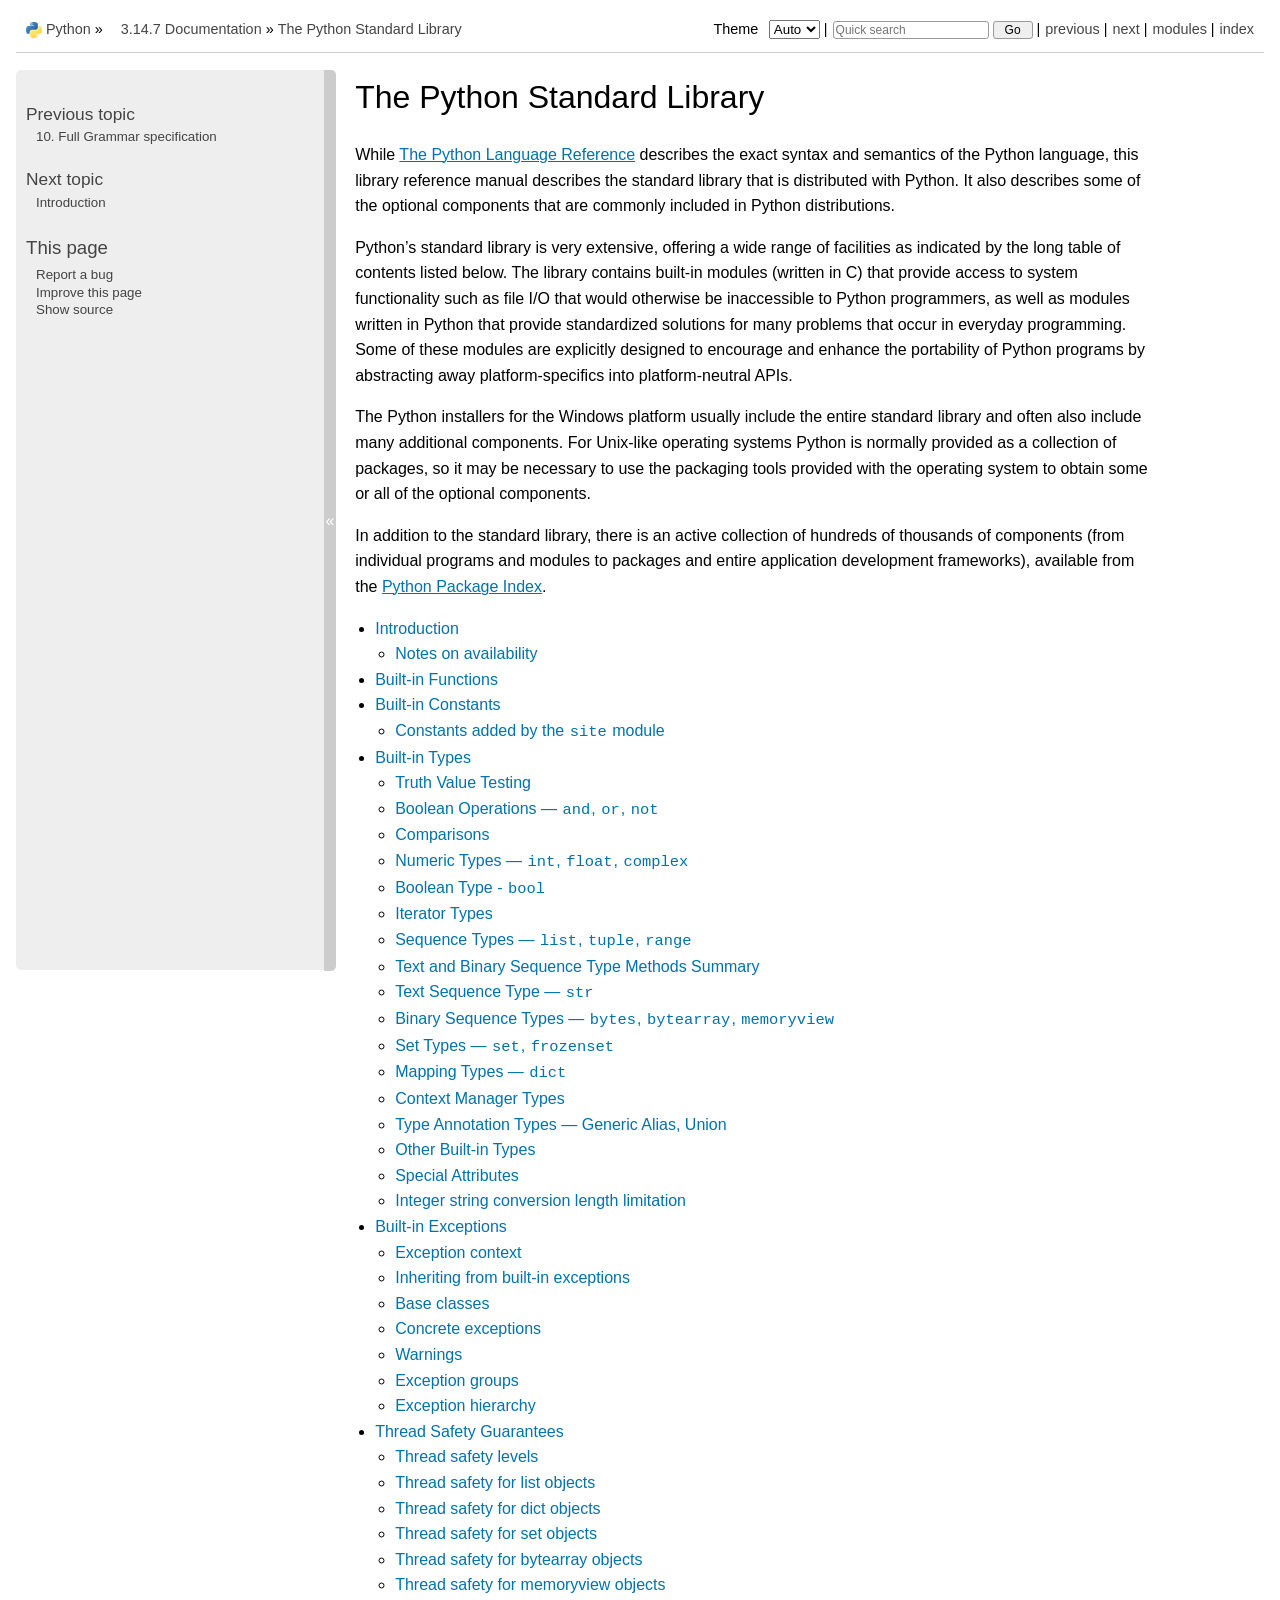
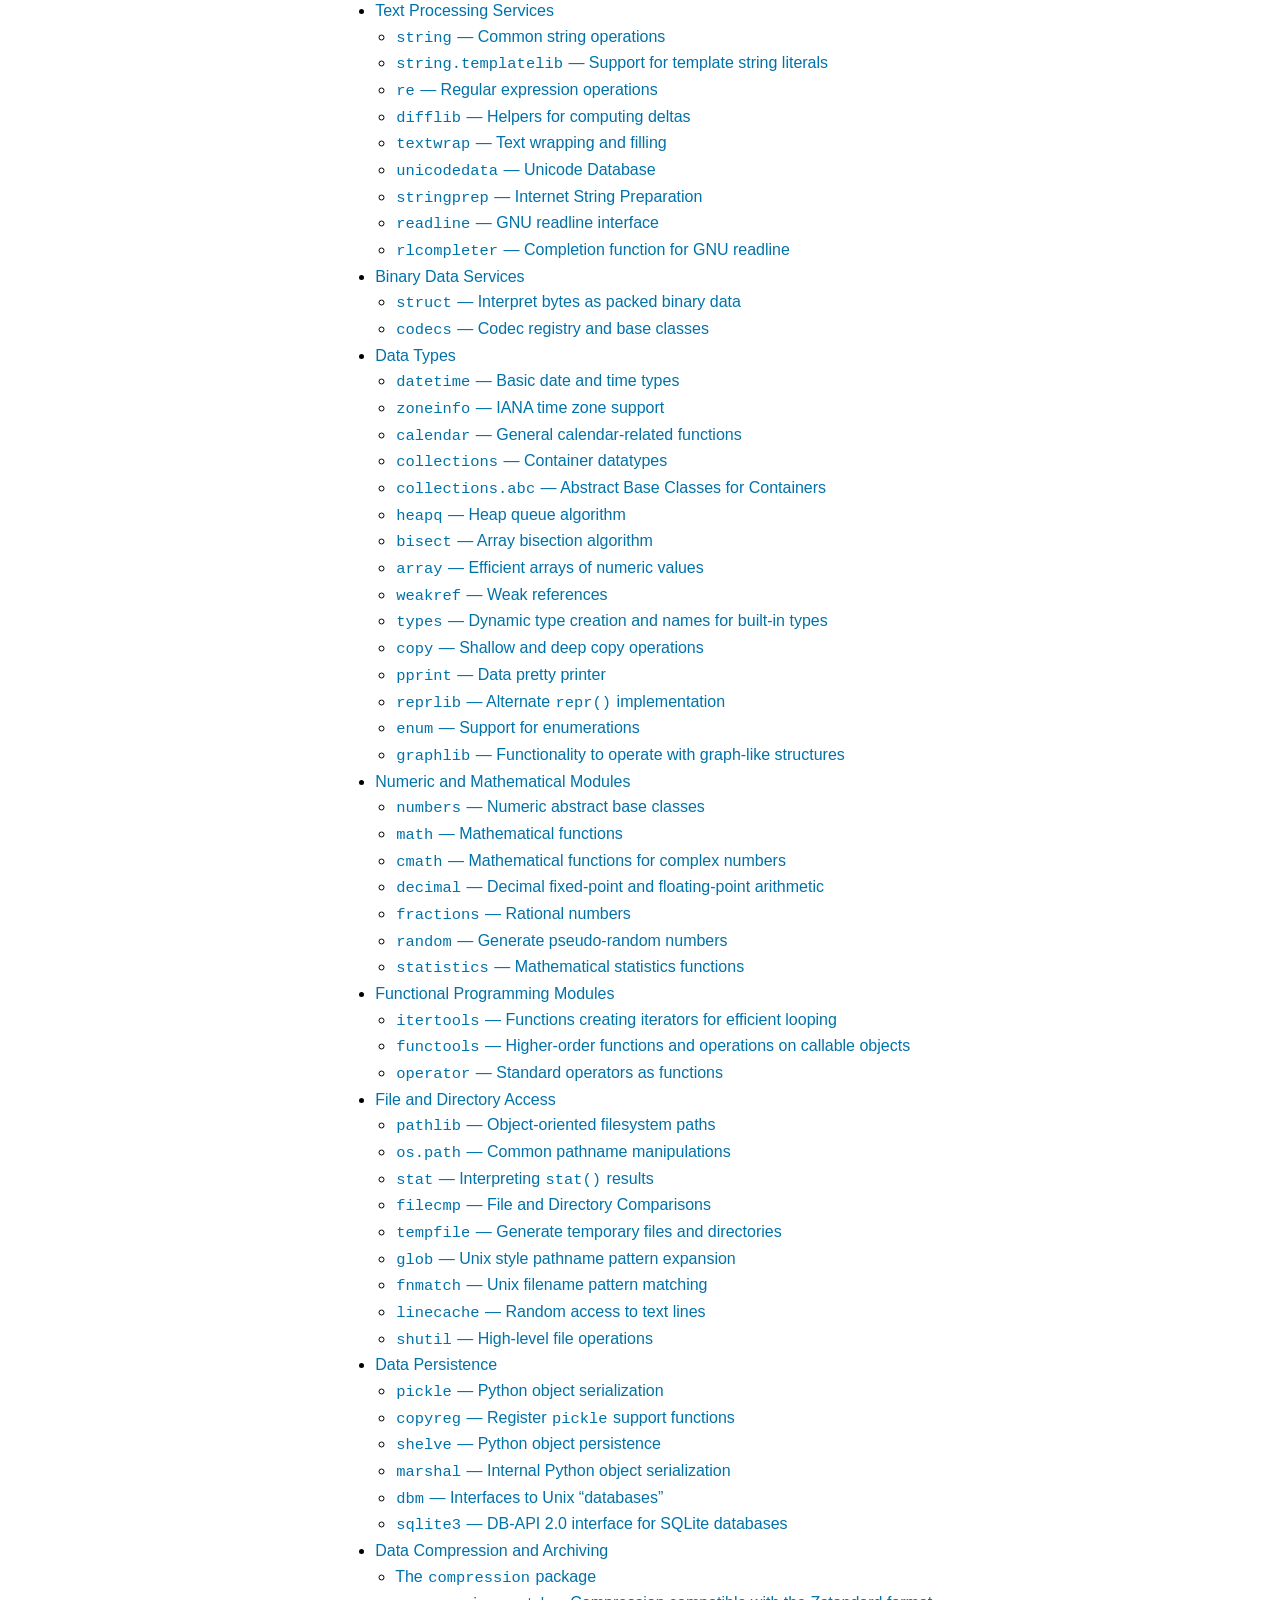
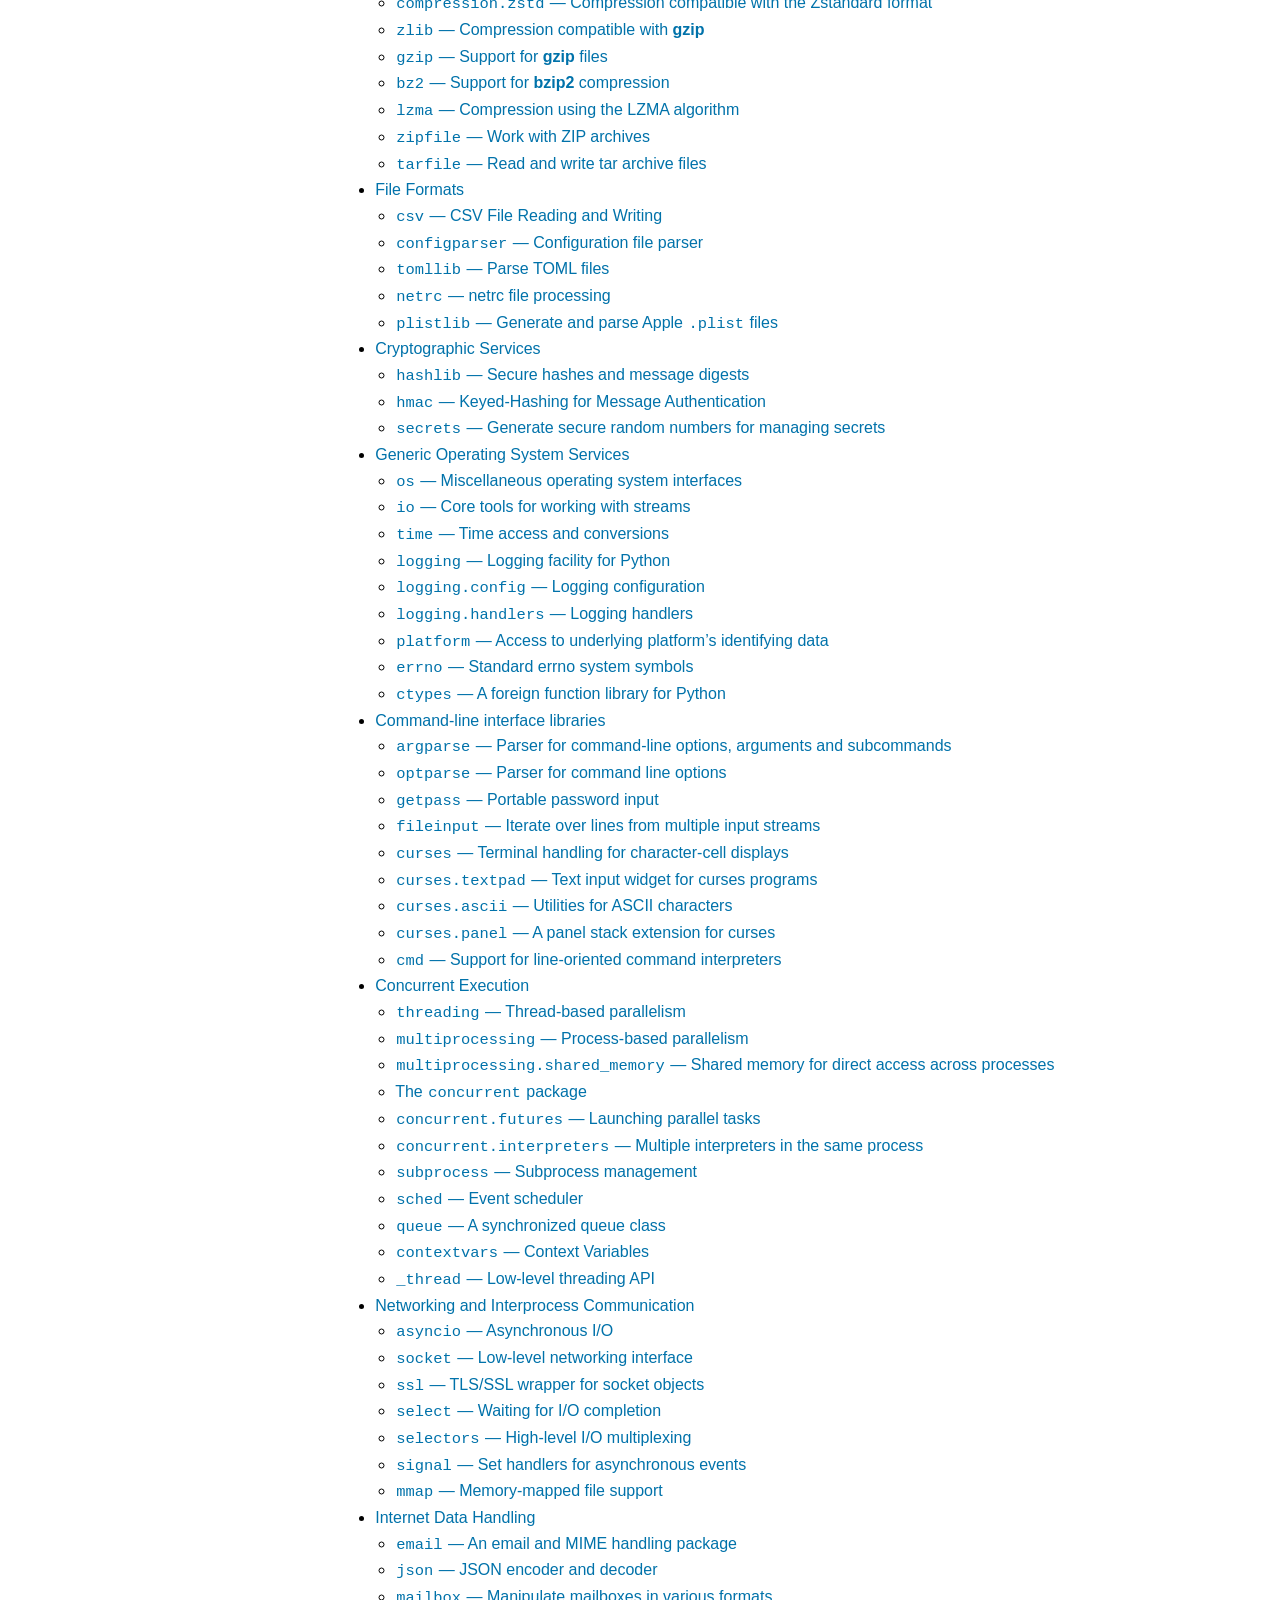
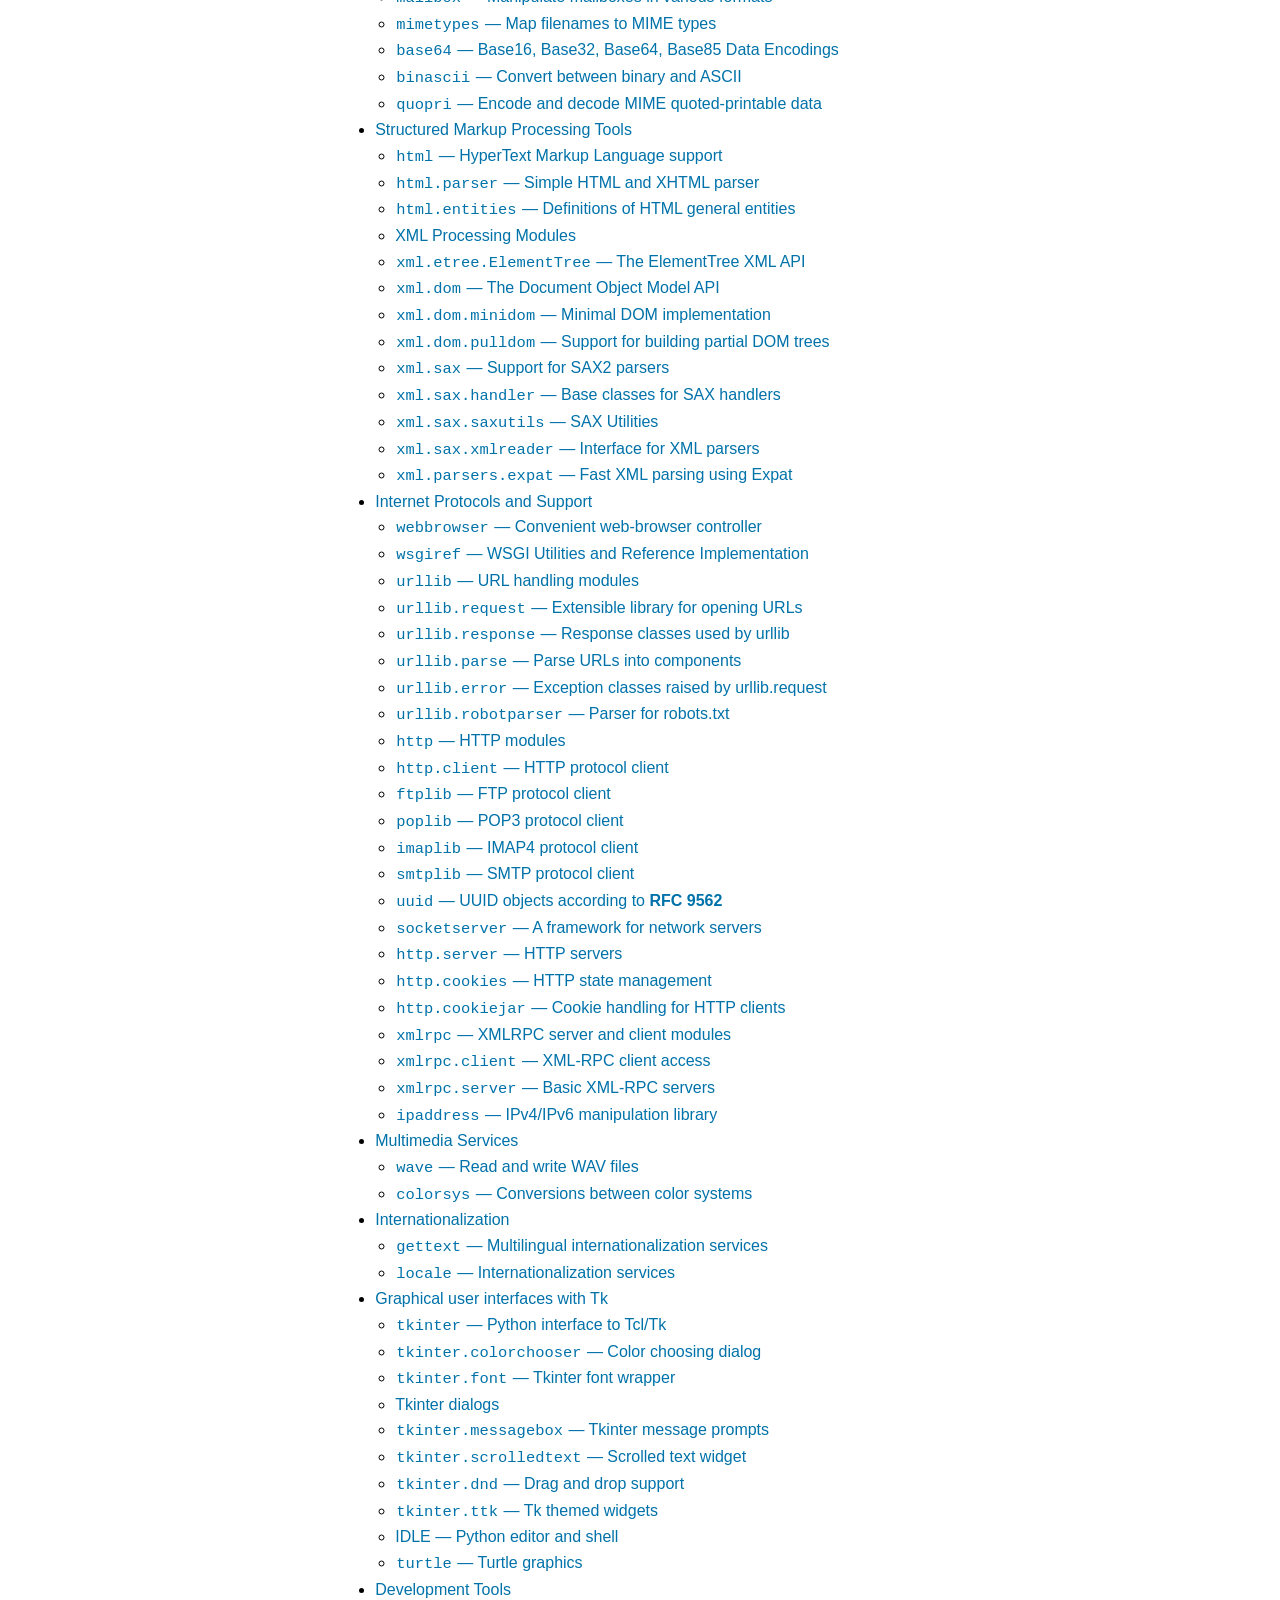
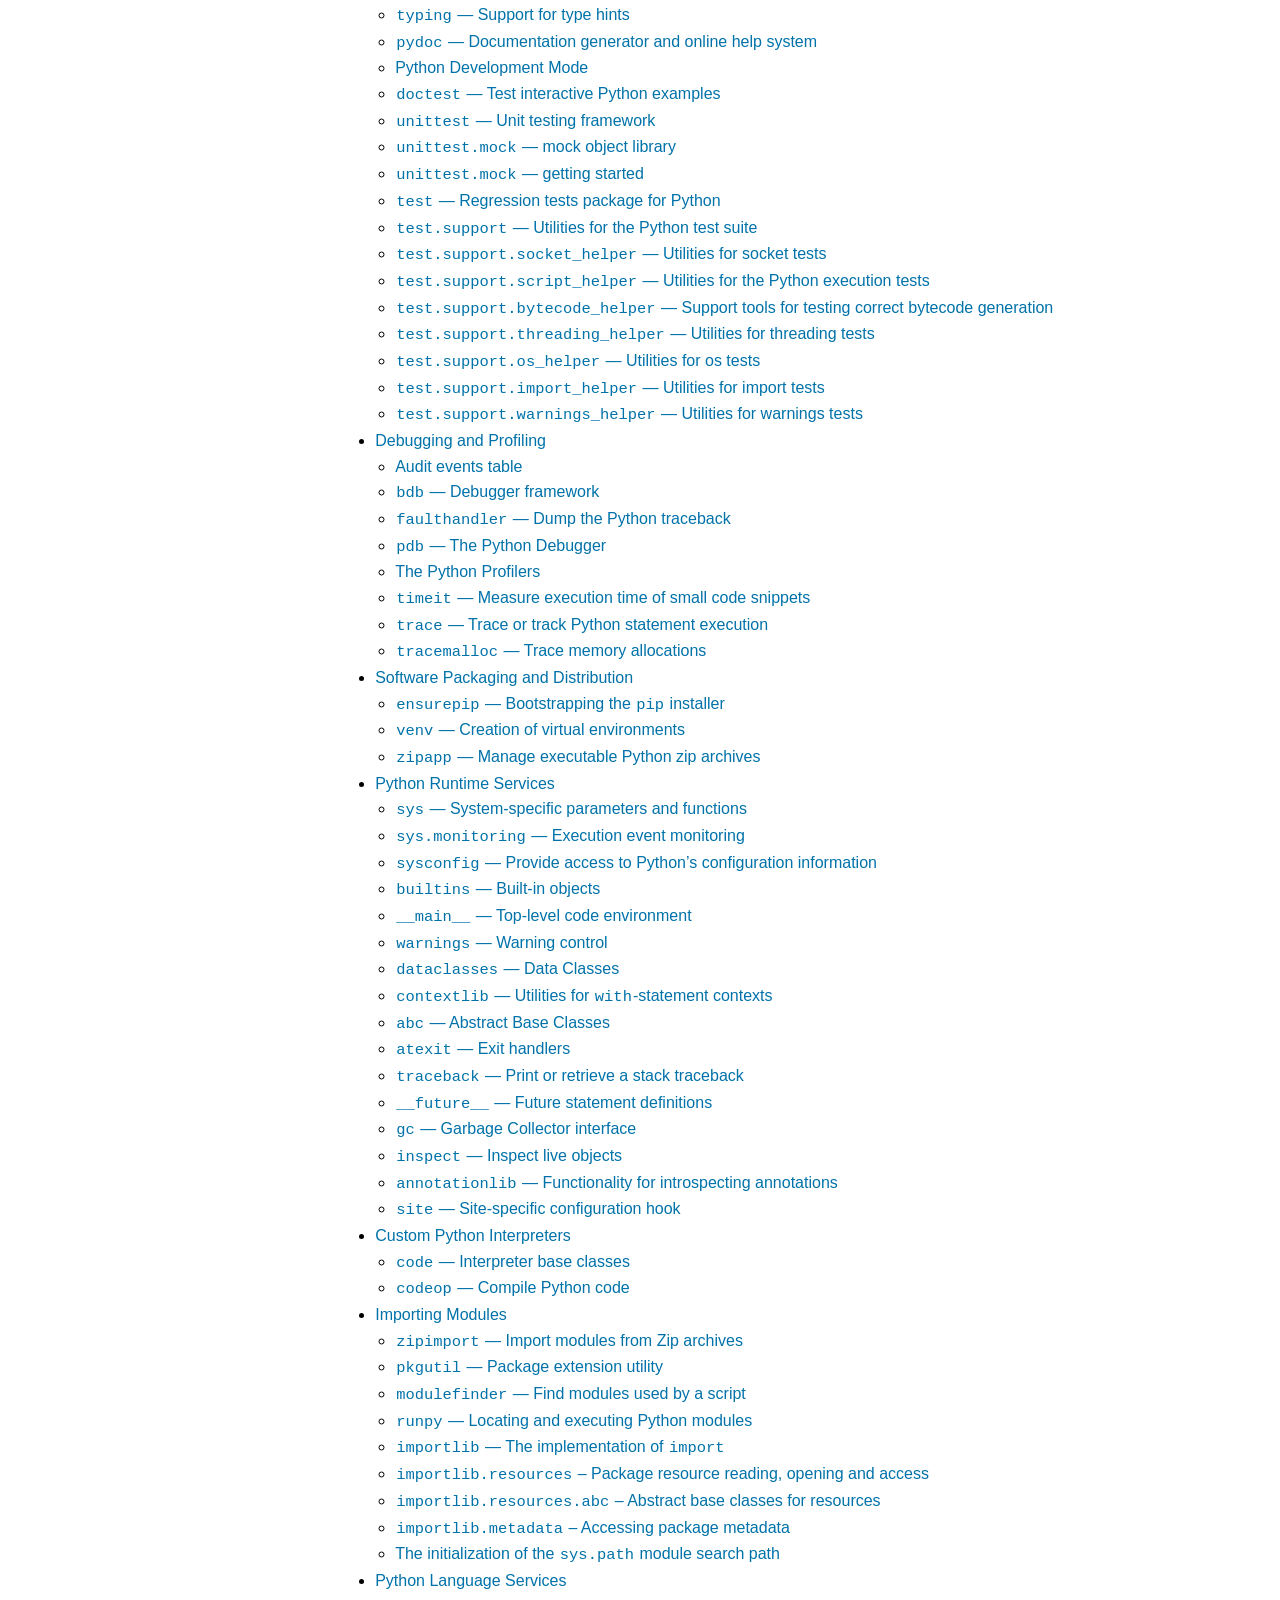
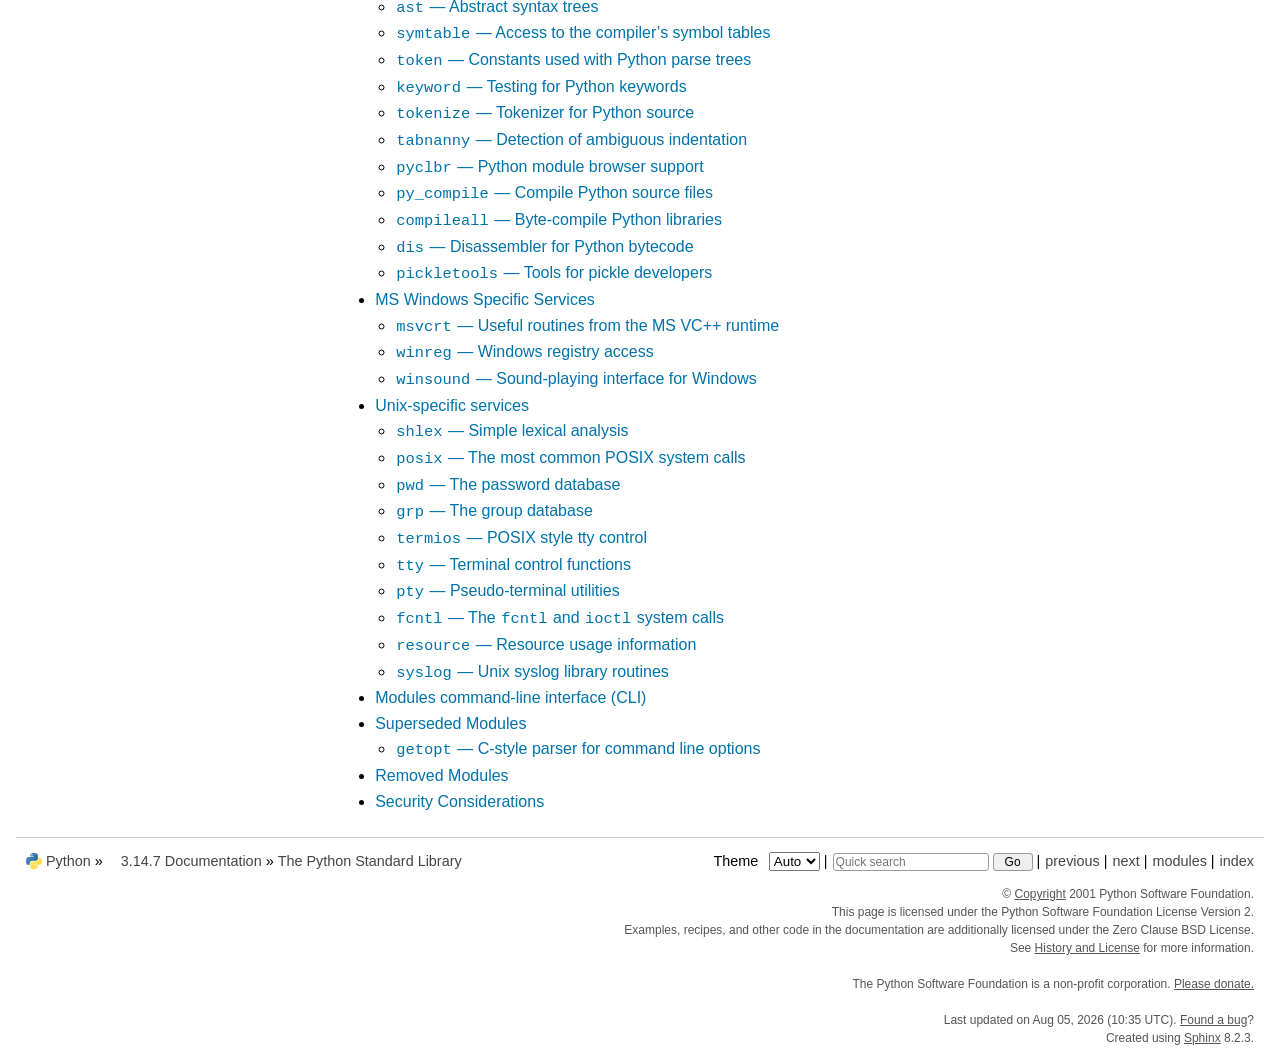
<file: Python/pythoncore-3.14-64/Doc/html/library/index.html>
<!DOCTYPE html>

<html lang="en" data-content_root="../">
  <head>
    <meta charset="utf-8" />
    <meta name="viewport" content="width=device-width, initial-scale=1.0" /><meta name="viewport" content="width=device-width, initial-scale=1" />
<meta property="og:title" content="The Python Standard Library" />
<meta property="og:type" content="website" />
<meta property="og:url" content="https://docs.python.org/3/library/index.html" />
<meta property="og:site_name" content="Python documentation" />
<meta property="og:description" content="While The Python Language Reference describes the exact syntax and semantics of the Python language, this library reference manual describes the standard library that is distributed with Python. It..." />
<meta property="og:image" content="_static/og-image.png" />
<meta property="og:image:alt" content="Python documentation" />
<meta name="description" content="While The Python Language Reference describes the exact syntax and semantics of the Python language, this library reference manual describes the standard library that is distributed with Python. It..." />
<meta name="theme-color" content="#3776ab">
<meta property="og:image:width" content="200">
<meta property="og:image:height" content="200">

    <title>The Python Standard Library &#8212; Python 3.14.7 documentation</title><meta name="viewport" content="width=device-width, initial-scale=1.0">
    
    <link rel="stylesheet" type="text/css" href="../_static/pygments.css?v=b86133f3" />
    <link rel="stylesheet" type="text/css" href="../_static/classic.css?v=234b1a7c" />
    <link rel="stylesheet" type="text/css" href="../_static/pydoctheme.css?v=4365c8fe" />
    <link id="pygments_dark_css" media="(prefers-color-scheme: dark)" rel="stylesheet" type="text/css" href="../_static/pygments_dark.css?v=5349f25f" />
    
    <script src="../_static/documentation_options.js?v=2f7d2144"></script>
    <script src="../_static/doctools.js?v=9bcbadda"></script>
    <script src="../_static/sphinx_highlight.js?v=dc90522c"></script>
    
    <script src="../_static/sidebar.js"></script>
    
    <link rel="search" type="application/opensearchdescription+xml"
          title="Search within Python 3.14.7 documentation"
          href="../_static/opensearch.xml"/>
    <link rel="author" title="About these documents" href="../about.html" />
    <link rel="index" title="Index" href="../genindex.html" />
    <link rel="search" title="Search" href="../search.html" />
    <link rel="copyright" title="Copyright" href="../copyright.html" />
    <link rel="next" title="Introduction" href="intro.html" />
    <link rel="prev" title="10. Full Grammar specification" href="../reference/grammar.html" />
    
      
      <link rel="canonical" href="https://docs.python.org/3/library/index.html">
      
    

    
    <style>
      @media only screen {
        table.full-width-table {
            width: 100%;
        }
      }
    </style>
<link rel="stylesheet" href="../_static/pydoctheme_dark.css" media="(prefers-color-scheme: dark)" id="pydoctheme_dark_css">
    <link rel="shortcut icon" type="image/png" href="../_static/py.svg">
            <script type="text/javascript" src="../_static/copybutton.js"></script>
            <script type="text/javascript" src="../_static/menu.js"></script>
            <script type="text/javascript" src="../_static/search-focus.js"></script>
            <script type="text/javascript" src="../_static/themetoggle.js"></script> 
            <script type="text/javascript" src="../_static/rtd_switcher.js"></script>
            <meta name="readthedocs-addons-api-version" content="1">

  </head>
<body>
<div class="mobile-nav">
    <input type="checkbox" id="menuToggler" class="toggler__input" aria-controls="navigation"
           aria-pressed="false" aria-expanded="false" role="button" aria-label="Menu">
    <nav class="nav-content" role="navigation">
        <label for="menuToggler" class="toggler__label">
            <span></span>
        </label>
        <span class="nav-items-wrapper">
            <a href="https://www.python.org/" class="nav-logo">
                <img src="../_static/py.svg" alt="Python logo">
            </a>
            <span class="version_switcher_placeholder"></span>
            <form role="search" class="search" action="../search.html" method="get">
                <svg xmlns="http://www.w3.org/2000/svg" width="20" height="20" viewBox="0 0 24 24" class="search-icon">
                    <path fill-rule="nonzero" fill="currentColor" d="M15.5 14h-.79l-.28-.27a6.5 6.5 0 001.48-5.34c-.47-2.78-2.79-5-5.59-5.34a6.505 6.505 0 00-7.27 7.27c.34 2.8 2.56 5.12 5.34 5.59a6.5 6.5 0 005.34-1.48l.27.28v.79l4.25 4.25c.41.41 1.08.41 1.49 0 .41-.41.41-1.08 0-1.49L15.5 14zm-6 0C7.01 14 5 11.99 5 9.5S7.01 5 9.5 5 14 7.01 14 9.5 11.99 14 9.5 14z"></path>
                </svg>
                <input placeholder="Quick search" aria-label="Quick search" type="search" name="q">
                <input type="submit" value="Go">
            </form>
        </span>
    </nav>
    <div class="menu-wrapper">
        <nav class="menu" role="navigation" aria-label="main navigation">
            <div class="language_switcher_placeholder"></div>
            
<label class="theme-selector-label">
    Theme
    <select class="theme-selector" oninput="activateTheme(this.value)">
        <option value="auto" selected>Auto</option>
        <option value="light">Light</option>
        <option value="dark">Dark</option>
    </select>
</label>
  <div>
    <h4>Previous topic</h4>
    <p class="topless"><a href="../reference/grammar.html"
                          title="previous chapter"><span class="section-number">10. </span>Full Grammar specification</a></p>
  </div>
  <div>
    <h4>Next topic</h4>
    <p class="topless"><a href="intro.html"
                          title="next chapter">Introduction</a></p>
  </div>
  <script>
    document.addEventListener('DOMContentLoaded', () => {
        const title = document.querySelector('meta[property="og:title"]').content;
        const elements = document.querySelectorAll('.improvepage');
        const pageurl = window.location.href.split('?')[0];
        elements.forEach(element => {
            const url = new URL(element.href.split('?')[0].replace("-nojs", ""));
            url.searchParams.set('pagetitle', title);
            url.searchParams.set('pageurl', pageurl);
            url.searchParams.set('pagesource', "library/index.rst");
            element.href = url.toString();
        });
    });
  </script>
  <div role="note" aria-label="source link">
    <h3>This page</h3>
    <ul class="this-page-menu">
      <li><a href="../bugs.html">Report a bug</a></li>
      <li><a class="improvepage" href="../improve-page-nojs.html">Improve this page</a></li>
      <li>
        <a href="https://github.com/python/cpython/blob/main/Doc/library/index.rst?plain=1"
            rel="nofollow">Show source
        </a>
      </li>
      
    </ul>
  </div>
        </nav>
    </div>
</div>

  
    <div class="related" role="navigation" aria-label="Related">
      <h3>Navigation</h3>
      <ul>
        <li class="right" style="margin-right: 10px">
          <a href="../genindex.html" title="General Index"
             accesskey="I">index</a></li>
        <li class="right" >
          <a href="../py-modindex.html" title="Python Module Index"
             >modules</a> |</li>
        <li class="right" >
          <a href="intro.html" title="Introduction"
             accesskey="N">next</a> |</li>
        <li class="right" >
          <a href="../reference/grammar.html" title="10. Full Grammar specification"
             accesskey="P">previous</a> |</li>

          <li><img src="../_static/py.svg" alt="Python logo" style="vertical-align: middle; margin-top: -1px"></li>
          <li><a href="https://www.python.org/">Python</a> &#187;</li>
          <li class="switchers">
            <div class="language_switcher_placeholder"></div>
            <div class="version_switcher_placeholder"></div>
          </li>
          <li>
              
          </li>
    <li id="cpython-language-and-version">
      <a href="../index.html">3.14.7 Documentation</a> &#187;
    </li>

        <li class="nav-item nav-item-this"><a href="">The Python Standard Library</a></li>
                <li class="right">
                    

    <div class="inline-search" role="search">
        <form class="inline-search" action="../search.html" method="get">
          <input placeholder="Quick search" aria-label="Quick search" type="search" name="q" id="search-box">
          <input type="submit" value="Go">
        </form>
    </div>
                     |
                </li>
            <li class="right">
<label class="theme-selector-label">
    Theme
    <select class="theme-selector" oninput="activateTheme(this.value)">
        <option value="auto" selected>Auto</option>
        <option value="light">Light</option>
        <option value="dark">Dark</option>
    </select>
</label> |</li>
            
      </ul>
    </div>    

    <div class="document">
      <div class="documentwrapper">
        <div class="bodywrapper">
          <div class="body" role="main">
            
  <section id="the-python-standard-library">
<span id="library-index"></span><h1>The Python Standard Library<a class="headerlink" href="#the-python-standard-library" title="Link to this heading">¶</a></h1>
<p>While <a class="reference internal" href="../reference/index.html#reference-index"><span class="std std-ref">The Python Language Reference</span></a> describes the exact syntax and
semantics of the Python language, this library reference manual
describes the standard library that is distributed with Python. It also
describes some of the optional components that are commonly included
in Python distributions.</p>
<p>Python’s standard library is very extensive, offering a wide range of
facilities as indicated by the long table of contents listed below. The
library contains built-in modules (written in C) that provide access to
system functionality such as file I/O that would otherwise be
inaccessible to Python programmers, as well as modules written in Python
that provide standardized solutions for many problems that occur in
everyday programming. Some of these modules are explicitly designed to
encourage and enhance the portability of Python programs by abstracting
away platform-specifics into platform-neutral APIs.</p>
<p>The Python installers for the Windows platform usually include
the entire standard library and often also include many additional
components. For Unix-like operating systems Python is normally provided
as a collection of packages, so it may be necessary to use the packaging
tools provided with the operating system to obtain some or all of the
optional components.</p>
<p>In addition to the standard library, there is an active collection of
hundreds of thousands of components (from individual programs and modules to
packages and entire application development frameworks), available from
the <a class="reference external" href="https://pypi.org">Python Package Index</a>.</p>
<div class="toctree-wrapper compound">
<ul>
<li class="toctree-l1"><a class="reference internal" href="intro.html">Introduction</a><ul>
<li class="toctree-l2"><a class="reference internal" href="intro.html#notes-on-availability">Notes on availability</a></li>
</ul>
</li>
<li class="toctree-l1"><a class="reference internal" href="functions.html">Built-in Functions</a></li>
<li class="toctree-l1"><a class="reference internal" href="constants.html">Built-in Constants</a><ul>
<li class="toctree-l2"><a class="reference internal" href="constants.html#constants-added-by-the-site-module">Constants added by the <code class="xref py py-mod docutils literal notranslate"><span class="pre">site</span></code> module</a></li>
</ul>
</li>
<li class="toctree-l1"><a class="reference internal" href="stdtypes.html">Built-in Types</a><ul>
<li class="toctree-l2"><a class="reference internal" href="stdtypes.html#truth-value-testing">Truth Value Testing</a></li>
<li class="toctree-l2"><a class="reference internal" href="stdtypes.html#boolean-operations-and-or-not">Boolean Operations — <code class="xref std std-keyword docutils literal notranslate"><span class="pre">and</span></code>, <code class="xref std std-keyword docutils literal notranslate"><span class="pre">or</span></code>, <code class="xref std std-keyword docutils literal notranslate"><span class="pre">not</span></code></a></li>
<li class="toctree-l2"><a class="reference internal" href="stdtypes.html#comparisons">Comparisons</a></li>
<li class="toctree-l2"><a class="reference internal" href="stdtypes.html#numeric-types-int-float-complex">Numeric Types — <code class="xref py py-class docutils literal notranslate"><span class="pre">int</span></code>, <code class="xref py py-class docutils literal notranslate"><span class="pre">float</span></code>, <code class="xref py py-class docutils literal notranslate"><span class="pre">complex</span></code></a></li>
<li class="toctree-l2"><a class="reference internal" href="stdtypes.html#boolean-type-bool">Boolean Type - <code class="xref py py-class docutils literal notranslate"><span class="pre">bool</span></code></a></li>
<li class="toctree-l2"><a class="reference internal" href="stdtypes.html#iterator-types">Iterator Types</a></li>
<li class="toctree-l2"><a class="reference internal" href="stdtypes.html#sequence-types-list-tuple-range">Sequence Types — <code class="xref py py-class docutils literal notranslate"><span class="pre">list</span></code>, <code class="xref py py-class docutils literal notranslate"><span class="pre">tuple</span></code>, <code class="xref py py-class docutils literal notranslate"><span class="pre">range</span></code></a></li>
<li class="toctree-l2"><a class="reference internal" href="stdtypes.html#text-and-binary-sequence-type-methods-summary">Text and Binary Sequence Type Methods Summary</a></li>
<li class="toctree-l2"><a class="reference internal" href="stdtypes.html#text-sequence-type-str">Text Sequence Type — <code class="xref py py-class docutils literal notranslate"><span class="pre">str</span></code></a></li>
<li class="toctree-l2"><a class="reference internal" href="stdtypes.html#binary-sequence-types-bytes-bytearray-memoryview">Binary Sequence Types — <code class="xref py py-class docutils literal notranslate"><span class="pre">bytes</span></code>, <code class="xref py py-class docutils literal notranslate"><span class="pre">bytearray</span></code>, <code class="xref py py-class docutils literal notranslate"><span class="pre">memoryview</span></code></a></li>
<li class="toctree-l2"><a class="reference internal" href="stdtypes.html#set-types-set-frozenset">Set Types — <code class="xref py py-class docutils literal notranslate"><span class="pre">set</span></code>, <code class="xref py py-class docutils literal notranslate"><span class="pre">frozenset</span></code></a></li>
<li class="toctree-l2"><a class="reference internal" href="stdtypes.html#mapping-types-dict">Mapping Types — <code class="xref py py-class docutils literal notranslate"><span class="pre">dict</span></code></a></li>
<li class="toctree-l2"><a class="reference internal" href="stdtypes.html#context-manager-types">Context Manager Types</a></li>
<li class="toctree-l2"><a class="reference internal" href="stdtypes.html#type-annotation-types-generic-alias-union">Type Annotation Types — <span class="xref std std-ref">Generic Alias</span>, <span class="xref std std-ref">Union</span></a></li>
<li class="toctree-l2"><a class="reference internal" href="stdtypes.html#other-built-in-types">Other Built-in Types</a></li>
<li class="toctree-l2"><a class="reference internal" href="stdtypes.html#special-attributes">Special Attributes</a></li>
<li class="toctree-l2"><a class="reference internal" href="stdtypes.html#integer-string-conversion-length-limitation">Integer string conversion length limitation</a></li>
</ul>
</li>
<li class="toctree-l1"><a class="reference internal" href="exceptions.html">Built-in Exceptions</a><ul>
<li class="toctree-l2"><a class="reference internal" href="exceptions.html#exception-context">Exception context</a></li>
<li class="toctree-l2"><a class="reference internal" href="exceptions.html#inheriting-from-built-in-exceptions">Inheriting from built-in exceptions</a></li>
<li class="toctree-l2"><a class="reference internal" href="exceptions.html#base-classes">Base classes</a></li>
<li class="toctree-l2"><a class="reference internal" href="exceptions.html#concrete-exceptions">Concrete exceptions</a></li>
<li class="toctree-l2"><a class="reference internal" href="exceptions.html#warnings">Warnings</a></li>
<li class="toctree-l2"><a class="reference internal" href="exceptions.html#exception-groups">Exception groups</a></li>
<li class="toctree-l2"><a class="reference internal" href="exceptions.html#exception-hierarchy">Exception hierarchy</a></li>
</ul>
</li>
<li class="toctree-l1"><a class="reference internal" href="threadsafety.html">Thread Safety Guarantees</a><ul>
<li class="toctree-l2"><a class="reference internal" href="threadsafety.html#thread-safety-levels">Thread safety levels</a></li>
<li class="toctree-l2"><a class="reference internal" href="threadsafety.html#thread-safety-for-list-objects">Thread safety for list objects</a></li>
<li class="toctree-l2"><a class="reference internal" href="threadsafety.html#thread-safety-for-dict-objects">Thread safety for dict objects</a></li>
<li class="toctree-l2"><a class="reference internal" href="threadsafety.html#thread-safety-for-set-objects">Thread safety for set objects</a></li>
<li class="toctree-l2"><a class="reference internal" href="threadsafety.html#thread-safety-for-bytearray-objects">Thread safety for bytearray objects</a></li>
<li class="toctree-l2"><a class="reference internal" href="threadsafety.html#thread-safety-for-memoryview-objects">Thread safety for memoryview objects</a></li>
</ul>
</li>
<li class="toctree-l1"><a class="reference internal" href="text.html">Text Processing Services</a><ul>
<li class="toctree-l2"><a class="reference internal" href="string.html"><code class="xref py py-mod docutils literal notranslate"><span class="pre">string</span></code> — Common string operations</a></li>
<li class="toctree-l2"><a class="reference internal" href="string.templatelib.html"><code class="xref py py-mod docutils literal notranslate"><span class="pre">string.templatelib</span></code> — Support for template string literals</a></li>
<li class="toctree-l2"><a class="reference internal" href="re.html"><code class="xref py py-mod docutils literal notranslate"><span class="pre">re</span></code> — Regular expression operations</a></li>
<li class="toctree-l2"><a class="reference internal" href="difflib.html"><code class="xref py py-mod docutils literal notranslate"><span class="pre">difflib</span></code> — Helpers for computing deltas</a></li>
<li class="toctree-l2"><a class="reference internal" href="textwrap.html"><code class="xref py py-mod docutils literal notranslate"><span class="pre">textwrap</span></code> — Text wrapping and filling</a></li>
<li class="toctree-l2"><a class="reference internal" href="unicodedata.html"><code class="xref py py-mod docutils literal notranslate"><span class="pre">unicodedata</span></code> — Unicode Database</a></li>
<li class="toctree-l2"><a class="reference internal" href="stringprep.html"><code class="xref py py-mod docutils literal notranslate"><span class="pre">stringprep</span></code> — Internet String Preparation</a></li>
<li class="toctree-l2"><a class="reference internal" href="readline.html"><code class="xref py py-mod docutils literal notranslate"><span class="pre">readline</span></code> — GNU readline interface</a></li>
<li class="toctree-l2"><a class="reference internal" href="rlcompleter.html"><code class="xref py py-mod docutils literal notranslate"><span class="pre">rlcompleter</span></code> — Completion function for GNU readline</a></li>
</ul>
</li>
<li class="toctree-l1"><a class="reference internal" href="binary.html">Binary Data Services</a><ul>
<li class="toctree-l2"><a class="reference internal" href="struct.html"><code class="xref py py-mod docutils literal notranslate"><span class="pre">struct</span></code> — Interpret bytes as packed binary data</a></li>
<li class="toctree-l2"><a class="reference internal" href="codecs.html"><code class="xref py py-mod docutils literal notranslate"><span class="pre">codecs</span></code> — Codec registry and base classes</a></li>
</ul>
</li>
<li class="toctree-l1"><a class="reference internal" href="datatypes.html">Data Types</a><ul>
<li class="toctree-l2"><a class="reference internal" href="datetime.html"><code class="xref py py-mod docutils literal notranslate"><span class="pre">datetime</span></code> — Basic date and time types</a></li>
<li class="toctree-l2"><a class="reference internal" href="zoneinfo.html"><code class="xref py py-mod docutils literal notranslate"><span class="pre">zoneinfo</span></code> — IANA time zone support</a></li>
<li class="toctree-l2"><a class="reference internal" href="calendar.html"><code class="xref py py-mod docutils literal notranslate"><span class="pre">calendar</span></code> — General calendar-related functions</a></li>
<li class="toctree-l2"><a class="reference internal" href="collections.html"><code class="xref py py-mod docutils literal notranslate"><span class="pre">collections</span></code> — Container datatypes</a></li>
<li class="toctree-l2"><a class="reference internal" href="collections.abc.html"><code class="xref py py-mod docutils literal notranslate"><span class="pre">collections.abc</span></code> — Abstract Base Classes for Containers</a></li>
<li class="toctree-l2"><a class="reference internal" href="heapq.html"><code class="xref py py-mod docutils literal notranslate"><span class="pre">heapq</span></code> — Heap queue algorithm</a></li>
<li class="toctree-l2"><a class="reference internal" href="bisect.html"><code class="xref py py-mod docutils literal notranslate"><span class="pre">bisect</span></code> — Array bisection algorithm</a></li>
<li class="toctree-l2"><a class="reference internal" href="array.html"><code class="xref py py-mod docutils literal notranslate"><span class="pre">array</span></code> — Efficient arrays of numeric values</a></li>
<li class="toctree-l2"><a class="reference internal" href="weakref.html"><code class="xref py py-mod docutils literal notranslate"><span class="pre">weakref</span></code> — Weak references</a></li>
<li class="toctree-l2"><a class="reference internal" href="types.html"><code class="xref py py-mod docutils literal notranslate"><span class="pre">types</span></code> — Dynamic type creation and names for built-in types</a></li>
<li class="toctree-l2"><a class="reference internal" href="copy.html"><code class="xref py py-mod docutils literal notranslate"><span class="pre">copy</span></code> — Shallow and deep copy operations</a></li>
<li class="toctree-l2"><a class="reference internal" href="pprint.html"><code class="xref py py-mod docutils literal notranslate"><span class="pre">pprint</span></code> — Data pretty printer</a></li>
<li class="toctree-l2"><a class="reference internal" href="reprlib.html"><code class="xref py py-mod docutils literal notranslate"><span class="pre">reprlib</span></code> — Alternate <code class="xref py py-func docutils literal notranslate"><span class="pre">repr()</span></code> implementation</a></li>
<li class="toctree-l2"><a class="reference internal" href="enum.html"><code class="xref py py-mod docutils literal notranslate"><span class="pre">enum</span></code> — Support for enumerations</a></li>
<li class="toctree-l2"><a class="reference internal" href="graphlib.html"><code class="xref py py-mod docutils literal notranslate"><span class="pre">graphlib</span></code> — Functionality to operate with graph-like structures</a></li>
</ul>
</li>
<li class="toctree-l1"><a class="reference internal" href="numeric.html">Numeric and Mathematical Modules</a><ul>
<li class="toctree-l2"><a class="reference internal" href="numbers.html"><code class="xref py py-mod docutils literal notranslate"><span class="pre">numbers</span></code> — Numeric abstract base classes</a></li>
<li class="toctree-l2"><a class="reference internal" href="math.html"><code class="xref py py-mod docutils literal notranslate"><span class="pre">math</span></code> — Mathematical functions</a></li>
<li class="toctree-l2"><a class="reference internal" href="cmath.html"><code class="xref py py-mod docutils literal notranslate"><span class="pre">cmath</span></code> — Mathematical functions for complex numbers</a></li>
<li class="toctree-l2"><a class="reference internal" href="decimal.html"><code class="xref py py-mod docutils literal notranslate"><span class="pre">decimal</span></code> — Decimal fixed-point and floating-point arithmetic</a></li>
<li class="toctree-l2"><a class="reference internal" href="fractions.html"><code class="xref py py-mod docutils literal notranslate"><span class="pre">fractions</span></code> — Rational numbers</a></li>
<li class="toctree-l2"><a class="reference internal" href="random.html"><code class="xref py py-mod docutils literal notranslate"><span class="pre">random</span></code> — Generate pseudo-random numbers</a></li>
<li class="toctree-l2"><a class="reference internal" href="statistics.html"><code class="xref py py-mod docutils literal notranslate"><span class="pre">statistics</span></code> — Mathematical statistics functions</a></li>
</ul>
</li>
<li class="toctree-l1"><a class="reference internal" href="functional.html">Functional Programming Modules</a><ul>
<li class="toctree-l2"><a class="reference internal" href="itertools.html"><code class="xref py py-mod docutils literal notranslate"><span class="pre">itertools</span></code> — Functions creating iterators for efficient looping</a></li>
<li class="toctree-l2"><a class="reference internal" href="functools.html"><code class="xref py py-mod docutils literal notranslate"><span class="pre">functools</span></code> — Higher-order functions and operations on callable objects</a></li>
<li class="toctree-l2"><a class="reference internal" href="operator.html"><code class="xref py py-mod docutils literal notranslate"><span class="pre">operator</span></code> — Standard operators as functions</a></li>
</ul>
</li>
<li class="toctree-l1"><a class="reference internal" href="filesys.html">File and Directory Access</a><ul>
<li class="toctree-l2"><a class="reference internal" href="pathlib.html"><code class="xref py py-mod docutils literal notranslate"><span class="pre">pathlib</span></code> — Object-oriented filesystem paths</a></li>
<li class="toctree-l2"><a class="reference internal" href="os.path.html"><code class="xref py py-mod docutils literal notranslate"><span class="pre">os.path</span></code> — Common pathname manipulations</a></li>
<li class="toctree-l2"><a class="reference internal" href="stat.html"><code class="xref py py-mod docutils literal notranslate"><span class="pre">stat</span></code> — Interpreting <code class="xref py py-func docutils literal notranslate"><span class="pre">stat()</span></code> results</a></li>
<li class="toctree-l2"><a class="reference internal" href="filecmp.html"><code class="xref py py-mod docutils literal notranslate"><span class="pre">filecmp</span></code> — File and Directory Comparisons</a></li>
<li class="toctree-l2"><a class="reference internal" href="tempfile.html"><code class="xref py py-mod docutils literal notranslate"><span class="pre">tempfile</span></code> — Generate temporary files and directories</a></li>
<li class="toctree-l2"><a class="reference internal" href="glob.html"><code class="xref py py-mod docutils literal notranslate"><span class="pre">glob</span></code> — Unix style pathname pattern expansion</a></li>
<li class="toctree-l2"><a class="reference internal" href="fnmatch.html"><code class="xref py py-mod docutils literal notranslate"><span class="pre">fnmatch</span></code> — Unix filename pattern matching</a></li>
<li class="toctree-l2"><a class="reference internal" href="linecache.html"><code class="xref py py-mod docutils literal notranslate"><span class="pre">linecache</span></code> — Random access to text lines</a></li>
<li class="toctree-l2"><a class="reference internal" href="shutil.html"><code class="xref py py-mod docutils literal notranslate"><span class="pre">shutil</span></code> — High-level file operations</a></li>
</ul>
</li>
<li class="toctree-l1"><a class="reference internal" href="persistence.html">Data Persistence</a><ul>
<li class="toctree-l2"><a class="reference internal" href="pickle.html"><code class="xref py py-mod docutils literal notranslate"><span class="pre">pickle</span></code> — Python object serialization</a></li>
<li class="toctree-l2"><a class="reference internal" href="copyreg.html"><code class="xref py py-mod docutils literal notranslate"><span class="pre">copyreg</span></code> — Register <code class="xref py py-mod docutils literal notranslate"><span class="pre">pickle</span></code> support functions</a></li>
<li class="toctree-l2"><a class="reference internal" href="shelve.html"><code class="xref py py-mod docutils literal notranslate"><span class="pre">shelve</span></code> — Python object persistence</a></li>
<li class="toctree-l2"><a class="reference internal" href="marshal.html"><code class="xref py py-mod docutils literal notranslate"><span class="pre">marshal</span></code> — Internal Python object serialization</a></li>
<li class="toctree-l2"><a class="reference internal" href="dbm.html"><code class="xref py py-mod docutils literal notranslate"><span class="pre">dbm</span></code> — Interfaces to Unix “databases”</a></li>
<li class="toctree-l2"><a class="reference internal" href="sqlite3.html"><code class="xref py py-mod docutils literal notranslate"><span class="pre">sqlite3</span></code> — DB-API 2.0 interface for SQLite databases</a></li>
</ul>
</li>
<li class="toctree-l1"><a class="reference internal" href="archiving.html">Data Compression and Archiving</a><ul>
<li class="toctree-l2"><a class="reference internal" href="compression.html">The <code class="xref py py-mod docutils literal notranslate"><span class="pre">compression</span></code> package</a></li>
<li class="toctree-l2"><a class="reference internal" href="compression.zstd.html"><code class="xref py py-mod docutils literal notranslate"><span class="pre">compression.zstd</span></code> — Compression compatible with the Zstandard format</a></li>
<li class="toctree-l2"><a class="reference internal" href="zlib.html"><code class="xref py py-mod docutils literal notranslate"><span class="pre">zlib</span></code> — Compression compatible with <strong class="program">gzip</strong></a></li>
<li class="toctree-l2"><a class="reference internal" href="gzip.html"><code class="xref py py-mod docutils literal notranslate"><span class="pre">gzip</span></code> — Support for <strong class="program">gzip</strong> files</a></li>
<li class="toctree-l2"><a class="reference internal" href="bz2.html"><code class="xref py py-mod docutils literal notranslate"><span class="pre">bz2</span></code> — Support for <strong class="program">bzip2</strong> compression</a></li>
<li class="toctree-l2"><a class="reference internal" href="lzma.html"><code class="xref py py-mod docutils literal notranslate"><span class="pre">lzma</span></code> — Compression using the LZMA algorithm</a></li>
<li class="toctree-l2"><a class="reference internal" href="zipfile.html"><code class="xref py py-mod docutils literal notranslate"><span class="pre">zipfile</span></code> — Work with ZIP archives</a></li>
<li class="toctree-l2"><a class="reference internal" href="tarfile.html"><code class="xref py py-mod docutils literal notranslate"><span class="pre">tarfile</span></code> — Read and write tar archive files</a></li>
</ul>
</li>
<li class="toctree-l1"><a class="reference internal" href="fileformats.html">File Formats</a><ul>
<li class="toctree-l2"><a class="reference internal" href="csv.html"><code class="xref py py-mod docutils literal notranslate"><span class="pre">csv</span></code> — CSV File Reading and Writing</a></li>
<li class="toctree-l2"><a class="reference internal" href="configparser.html"><code class="xref py py-mod docutils literal notranslate"><span class="pre">configparser</span></code> — Configuration file parser</a></li>
<li class="toctree-l2"><a class="reference internal" href="tomllib.html"><code class="xref py py-mod docutils literal notranslate"><span class="pre">tomllib</span></code> — Parse TOML files</a></li>
<li class="toctree-l2"><a class="reference internal" href="netrc.html"><code class="xref py py-mod docutils literal notranslate"><span class="pre">netrc</span></code> — netrc file processing</a></li>
<li class="toctree-l2"><a class="reference internal" href="plistlib.html"><code class="xref py py-mod docutils literal notranslate"><span class="pre">plistlib</span></code> — Generate and parse Apple <code class="docutils literal notranslate"><span class="pre">.plist</span></code> files</a></li>
</ul>
</li>
<li class="toctree-l1"><a class="reference internal" href="crypto.html">Cryptographic Services</a><ul>
<li class="toctree-l2"><a class="reference internal" href="hashlib.html"><code class="xref py py-mod docutils literal notranslate"><span class="pre">hashlib</span></code> — Secure hashes and message digests</a></li>
<li class="toctree-l2"><a class="reference internal" href="hmac.html"><code class="xref py py-mod docutils literal notranslate"><span class="pre">hmac</span></code> — Keyed-Hashing for Message Authentication</a></li>
<li class="toctree-l2"><a class="reference internal" href="secrets.html"><code class="xref py py-mod docutils literal notranslate"><span class="pre">secrets</span></code> — Generate secure random numbers for managing secrets</a></li>
</ul>
</li>
<li class="toctree-l1"><a class="reference internal" href="allos.html">Generic Operating System Services</a><ul>
<li class="toctree-l2"><a class="reference internal" href="os.html"><code class="xref py py-mod docutils literal notranslate"><span class="pre">os</span></code> — Miscellaneous operating system interfaces</a></li>
<li class="toctree-l2"><a class="reference internal" href="io.html"><code class="xref py py-mod docutils literal notranslate"><span class="pre">io</span></code> — Core tools for working with streams</a></li>
<li class="toctree-l2"><a class="reference internal" href="time.html"><code class="xref py py-mod docutils literal notranslate"><span class="pre">time</span></code> — Time access and conversions</a></li>
<li class="toctree-l2"><a class="reference internal" href="logging.html"><code class="xref py py-mod docutils literal notranslate"><span class="pre">logging</span></code> — Logging facility for Python</a></li>
<li class="toctree-l2"><a class="reference internal" href="logging.config.html"><code class="xref py py-mod docutils literal notranslate"><span class="pre">logging.config</span></code> — Logging configuration</a></li>
<li class="toctree-l2"><a class="reference internal" href="logging.handlers.html"><code class="xref py py-mod docutils literal notranslate"><span class="pre">logging.handlers</span></code> — Logging handlers</a></li>
<li class="toctree-l2"><a class="reference internal" href="platform.html"><code class="xref py py-mod docutils literal notranslate"><span class="pre">platform</span></code> —  Access to underlying platform’s identifying data</a></li>
<li class="toctree-l2"><a class="reference internal" href="errno.html"><code class="xref py py-mod docutils literal notranslate"><span class="pre">errno</span></code> — Standard errno system symbols</a></li>
<li class="toctree-l2"><a class="reference internal" href="ctypes.html"><code class="xref py py-mod docutils literal notranslate"><span class="pre">ctypes</span></code> — A foreign function library for Python</a></li>
</ul>
</li>
<li class="toctree-l1"><a class="reference internal" href="cmdlinelibs.html">Command-line interface libraries</a><ul>
<li class="toctree-l2"><a class="reference internal" href="argparse.html"><code class="xref py py-mod docutils literal notranslate"><span class="pre">argparse</span></code> — Parser for command-line options, arguments and subcommands</a></li>
<li class="toctree-l2"><a class="reference internal" href="optparse.html"><code class="xref py py-mod docutils literal notranslate"><span class="pre">optparse</span></code> — Parser for command line options</a></li>
<li class="toctree-l2"><a class="reference internal" href="getpass.html"><code class="xref py py-mod docutils literal notranslate"><span class="pre">getpass</span></code> — Portable password input</a></li>
<li class="toctree-l2"><a class="reference internal" href="fileinput.html"><code class="xref py py-mod docutils literal notranslate"><span class="pre">fileinput</span></code> — Iterate over lines from multiple input streams</a></li>
<li class="toctree-l2"><a class="reference internal" href="curses.html"><code class="xref py py-mod docutils literal notranslate"><span class="pre">curses</span></code> — Terminal handling for character-cell displays</a></li>
<li class="toctree-l2"><a class="reference internal" href="curses.html#module-curses.textpad"><code class="xref py py-mod docutils literal notranslate"><span class="pre">curses.textpad</span></code> — Text input widget for curses programs</a></li>
<li class="toctree-l2"><a class="reference internal" href="curses.ascii.html"><code class="xref py py-mod docutils literal notranslate"><span class="pre">curses.ascii</span></code> — Utilities for ASCII characters</a></li>
<li class="toctree-l2"><a class="reference internal" href="curses.panel.html"><code class="xref py py-mod docutils literal notranslate"><span class="pre">curses.panel</span></code> — A panel stack extension for curses</a></li>
<li class="toctree-l2"><a class="reference internal" href="cmd.html"><code class="xref py py-mod docutils literal notranslate"><span class="pre">cmd</span></code> — Support for line-oriented command interpreters</a></li>
</ul>
</li>
<li class="toctree-l1"><a class="reference internal" href="concurrency.html">Concurrent Execution</a><ul>
<li class="toctree-l2"><a class="reference internal" href="threading.html"><code class="xref py py-mod docutils literal notranslate"><span class="pre">threading</span></code> — Thread-based parallelism</a></li>
<li class="toctree-l2"><a class="reference internal" href="multiprocessing.html"><code class="xref py py-mod docutils literal notranslate"><span class="pre">multiprocessing</span></code> — Process-based parallelism</a></li>
<li class="toctree-l2"><a class="reference internal" href="multiprocessing.shared_memory.html"><code class="xref py py-mod docutils literal notranslate"><span class="pre">multiprocessing.shared_memory</span></code> — Shared memory for direct access across processes</a></li>
<li class="toctree-l2"><a class="reference internal" href="concurrent.html">The <code class="xref py py-mod docutils literal notranslate"><span class="pre">concurrent</span></code> package</a></li>
<li class="toctree-l2"><a class="reference internal" href="concurrent.futures.html"><code class="xref py py-mod docutils literal notranslate"><span class="pre">concurrent.futures</span></code> — Launching parallel tasks</a></li>
<li class="toctree-l2"><a class="reference internal" href="concurrent.interpreters.html"><code class="xref py py-mod docutils literal notranslate"><span class="pre">concurrent.interpreters</span></code> — Multiple interpreters in the same process</a></li>
<li class="toctree-l2"><a class="reference internal" href="subprocess.html"><code class="xref py py-mod docutils literal notranslate"><span class="pre">subprocess</span></code> — Subprocess management</a></li>
<li class="toctree-l2"><a class="reference internal" href="sched.html"><code class="xref py py-mod docutils literal notranslate"><span class="pre">sched</span></code> — Event scheduler</a></li>
<li class="toctree-l2"><a class="reference internal" href="queue.html"><code class="xref py py-mod docutils literal notranslate"><span class="pre">queue</span></code> — A synchronized queue class</a></li>
<li class="toctree-l2"><a class="reference internal" href="contextvars.html"><code class="xref py py-mod docutils literal notranslate"><span class="pre">contextvars</span></code> — Context Variables</a></li>
<li class="toctree-l2"><a class="reference internal" href="_thread.html"><code class="xref py py-mod docutils literal notranslate"><span class="pre">_thread</span></code> — Low-level threading API</a></li>
</ul>
</li>
<li class="toctree-l1"><a class="reference internal" href="ipc.html">Networking and Interprocess Communication</a><ul>
<li class="toctree-l2"><a class="reference internal" href="asyncio.html"><code class="xref py py-mod docutils literal notranslate"><span class="pre">asyncio</span></code> — Asynchronous I/O</a></li>
<li class="toctree-l2"><a class="reference internal" href="socket.html"><code class="xref py py-mod docutils literal notranslate"><span class="pre">socket</span></code> — Low-level networking interface</a></li>
<li class="toctree-l2"><a class="reference internal" href="ssl.html"><code class="xref py py-mod docutils literal notranslate"><span class="pre">ssl</span></code> — TLS/SSL wrapper for socket objects</a></li>
<li class="toctree-l2"><a class="reference internal" href="select.html"><code class="xref py py-mod docutils literal notranslate"><span class="pre">select</span></code> — Waiting for I/O completion</a></li>
<li class="toctree-l2"><a class="reference internal" href="selectors.html"><code class="xref py py-mod docutils literal notranslate"><span class="pre">selectors</span></code> — High-level I/O multiplexing</a></li>
<li class="toctree-l2"><a class="reference internal" href="signal.html"><code class="xref py py-mod docutils literal notranslate"><span class="pre">signal</span></code> — Set handlers for asynchronous events</a></li>
<li class="toctree-l2"><a class="reference internal" href="mmap.html"><code class="xref py py-mod docutils literal notranslate"><span class="pre">mmap</span></code> — Memory-mapped file support</a></li>
</ul>
</li>
<li class="toctree-l1"><a class="reference internal" href="netdata.html">Internet Data Handling</a><ul>
<li class="toctree-l2"><a class="reference internal" href="email.html"><code class="xref py py-mod docutils literal notranslate"><span class="pre">email</span></code> — An email and MIME handling package</a></li>
<li class="toctree-l2"><a class="reference internal" href="json.html"><code class="xref py py-mod docutils literal notranslate"><span class="pre">json</span></code> — JSON encoder and decoder</a></li>
<li class="toctree-l2"><a class="reference internal" href="mailbox.html"><code class="xref py py-mod docutils literal notranslate"><span class="pre">mailbox</span></code> — Manipulate mailboxes in various formats</a></li>
<li class="toctree-l2"><a class="reference internal" href="mimetypes.html"><code class="xref py py-mod docutils literal notranslate"><span class="pre">mimetypes</span></code> — Map filenames to MIME types</a></li>
<li class="toctree-l2"><a class="reference internal" href="base64.html"><code class="xref py py-mod docutils literal notranslate"><span class="pre">base64</span></code> — Base16, Base32, Base64, Base85 Data Encodings</a></li>
<li class="toctree-l2"><a class="reference internal" href="binascii.html"><code class="xref py py-mod docutils literal notranslate"><span class="pre">binascii</span></code> — Convert between binary and ASCII</a></li>
<li class="toctree-l2"><a class="reference internal" href="quopri.html"><code class="xref py py-mod docutils literal notranslate"><span class="pre">quopri</span></code> — Encode and decode MIME quoted-printable data</a></li>
</ul>
</li>
<li class="toctree-l1"><a class="reference internal" href="markup.html">Structured Markup Processing Tools</a><ul>
<li class="toctree-l2"><a class="reference internal" href="html.html"><code class="xref py py-mod docutils literal notranslate"><span class="pre">html</span></code> — HyperText Markup Language support</a></li>
<li class="toctree-l2"><a class="reference internal" href="html.parser.html"><code class="xref py py-mod docutils literal notranslate"><span class="pre">html.parser</span></code> — Simple HTML and XHTML parser</a></li>
<li class="toctree-l2"><a class="reference internal" href="html.entities.html"><code class="xref py py-mod docutils literal notranslate"><span class="pre">html.entities</span></code> — Definitions of HTML general entities</a></li>
<li class="toctree-l2"><a class="reference internal" href="xml.html">XML Processing Modules</a></li>
<li class="toctree-l2"><a class="reference internal" href="xml.etree.elementtree.html"><code class="xref py py-mod docutils literal notranslate"><span class="pre">xml.etree.ElementTree</span></code> — The ElementTree XML API</a></li>
<li class="toctree-l2"><a class="reference internal" href="xml.dom.html"><code class="xref py py-mod docutils literal notranslate"><span class="pre">xml.dom</span></code> — The Document Object Model API</a></li>
<li class="toctree-l2"><a class="reference internal" href="xml.dom.minidom.html"><code class="xref py py-mod docutils literal notranslate"><span class="pre">xml.dom.minidom</span></code> — Minimal DOM implementation</a></li>
<li class="toctree-l2"><a class="reference internal" href="xml.dom.pulldom.html"><code class="xref py py-mod docutils literal notranslate"><span class="pre">xml.dom.pulldom</span></code> — Support for building partial DOM trees</a></li>
<li class="toctree-l2"><a class="reference internal" href="xml.sax.html"><code class="xref py py-mod docutils literal notranslate"><span class="pre">xml.sax</span></code> — Support for SAX2 parsers</a></li>
<li class="toctree-l2"><a class="reference internal" href="xml.sax.handler.html"><code class="xref py py-mod docutils literal notranslate"><span class="pre">xml.sax.handler</span></code> — Base classes for SAX handlers</a></li>
<li class="toctree-l2"><a class="reference internal" href="xml.sax.utils.html"><code class="xref py py-mod docutils literal notranslate"><span class="pre">xml.sax.saxutils</span></code> — SAX Utilities</a></li>
<li class="toctree-l2"><a class="reference internal" href="xml.sax.reader.html"><code class="xref py py-mod docutils literal notranslate"><span class="pre">xml.sax.xmlreader</span></code> — Interface for XML parsers</a></li>
<li class="toctree-l2"><a class="reference internal" href="pyexpat.html"><code class="xref py py-mod docutils literal notranslate"><span class="pre">xml.parsers.expat</span></code> — Fast XML parsing using Expat</a></li>
</ul>
</li>
<li class="toctree-l1"><a class="reference internal" href="internet.html">Internet Protocols and Support</a><ul>
<li class="toctree-l2"><a class="reference internal" href="webbrowser.html"><code class="xref py py-mod docutils literal notranslate"><span class="pre">webbrowser</span></code> — Convenient web-browser controller</a></li>
<li class="toctree-l2"><a class="reference internal" href="wsgiref.html"><code class="xref py py-mod docutils literal notranslate"><span class="pre">wsgiref</span></code> — WSGI Utilities and Reference Implementation</a></li>
<li class="toctree-l2"><a class="reference internal" href="urllib.html"><code class="xref py py-mod docutils literal notranslate"><span class="pre">urllib</span></code> — URL handling modules</a></li>
<li class="toctree-l2"><a class="reference internal" href="urllib.request.html"><code class="xref py py-mod docutils literal notranslate"><span class="pre">urllib.request</span></code> — Extensible library for opening URLs</a></li>
<li class="toctree-l2"><a class="reference internal" href="urllib.request.html#module-urllib.response"><code class="xref py py-mod docutils literal notranslate"><span class="pre">urllib.response</span></code> — Response classes used by urllib</a></li>
<li class="toctree-l2"><a class="reference internal" href="urllib.parse.html"><code class="xref py py-mod docutils literal notranslate"><span class="pre">urllib.parse</span></code> — Parse URLs into components</a></li>
<li class="toctree-l2"><a class="reference internal" href="urllib.error.html"><code class="xref py py-mod docutils literal notranslate"><span class="pre">urllib.error</span></code> — Exception classes raised by urllib.request</a></li>
<li class="toctree-l2"><a class="reference internal" href="urllib.robotparser.html"><code class="xref py py-mod docutils literal notranslate"><span class="pre">urllib.robotparser</span></code> —  Parser for robots.txt</a></li>
<li class="toctree-l2"><a class="reference internal" href="http.html"><code class="xref py py-mod docutils literal notranslate"><span class="pre">http</span></code> — HTTP modules</a></li>
<li class="toctree-l2"><a class="reference internal" href="http.client.html"><code class="xref py py-mod docutils literal notranslate"><span class="pre">http.client</span></code> — HTTP protocol client</a></li>
<li class="toctree-l2"><a class="reference internal" href="ftplib.html"><code class="xref py py-mod docutils literal notranslate"><span class="pre">ftplib</span></code> — FTP protocol client</a></li>
<li class="toctree-l2"><a class="reference internal" href="poplib.html"><code class="xref py py-mod docutils literal notranslate"><span class="pre">poplib</span></code> — POP3 protocol client</a></li>
<li class="toctree-l2"><a class="reference internal" href="imaplib.html"><code class="xref py py-mod docutils literal notranslate"><span class="pre">imaplib</span></code> — IMAP4 protocol client</a></li>
<li class="toctree-l2"><a class="reference internal" href="smtplib.html"><code class="xref py py-mod docutils literal notranslate"><span class="pre">smtplib</span></code> — SMTP protocol client</a></li>
<li class="toctree-l2"><a class="reference internal" href="uuid.html"><code class="xref py py-mod docutils literal notranslate"><span class="pre">uuid</span></code> — UUID objects according to <strong>RFC 9562</strong></a></li>
<li class="toctree-l2"><a class="reference internal" href="socketserver.html"><code class="xref py py-mod docutils literal notranslate"><span class="pre">socketserver</span></code> — A framework for network servers</a></li>
<li class="toctree-l2"><a class="reference internal" href="http.server.html"><code class="xref py py-mod docutils literal notranslate"><span class="pre">http.server</span></code> — HTTP servers</a></li>
<li class="toctree-l2"><a class="reference internal" href="http.cookies.html"><code class="xref py py-mod docutils literal notranslate"><span class="pre">http.cookies</span></code> — HTTP state management</a></li>
<li class="toctree-l2"><a class="reference internal" href="http.cookiejar.html"><code class="xref py py-mod docutils literal notranslate"><span class="pre">http.cookiejar</span></code> — Cookie handling for HTTP clients</a></li>
<li class="toctree-l2"><a class="reference internal" href="xmlrpc.html"><code class="xref py py-mod docutils literal notranslate"><span class="pre">xmlrpc</span></code> — XMLRPC server and client modules</a></li>
<li class="toctree-l2"><a class="reference internal" href="xmlrpc.client.html"><code class="xref py py-mod docutils literal notranslate"><span class="pre">xmlrpc.client</span></code> — XML-RPC client access</a></li>
<li class="toctree-l2"><a class="reference internal" href="xmlrpc.server.html"><code class="xref py py-mod docutils literal notranslate"><span class="pre">xmlrpc.server</span></code> — Basic XML-RPC servers</a></li>
<li class="toctree-l2"><a class="reference internal" href="ipaddress.html"><code class="xref py py-mod docutils literal notranslate"><span class="pre">ipaddress</span></code> — IPv4/IPv6 manipulation library</a></li>
</ul>
</li>
<li class="toctree-l1"><a class="reference internal" href="mm.html">Multimedia Services</a><ul>
<li class="toctree-l2"><a class="reference internal" href="wave.html"><code class="xref py py-mod docutils literal notranslate"><span class="pre">wave</span></code> — Read and write WAV files</a></li>
<li class="toctree-l2"><a class="reference internal" href="colorsys.html"><code class="xref py py-mod docutils literal notranslate"><span class="pre">colorsys</span></code> — Conversions between color systems</a></li>
</ul>
</li>
<li class="toctree-l1"><a class="reference internal" href="i18n.html">Internationalization</a><ul>
<li class="toctree-l2"><a class="reference internal" href="gettext.html"><code class="xref py py-mod docutils literal notranslate"><span class="pre">gettext</span></code> — Multilingual internationalization services</a></li>
<li class="toctree-l2"><a class="reference internal" href="locale.html"><code class="xref py py-mod docutils literal notranslate"><span class="pre">locale</span></code> — Internationalization services</a></li>
</ul>
</li>
<li class="toctree-l1"><a class="reference internal" href="tk.html">Graphical user interfaces with Tk</a><ul>
<li class="toctree-l2"><a class="reference internal" href="tkinter.html"><code class="xref py py-mod docutils literal notranslate"><span class="pre">tkinter</span></code> — Python interface to Tcl/Tk</a></li>
<li class="toctree-l2"><a class="reference internal" href="tkinter.colorchooser.html"><code class="xref py py-mod docutils literal notranslate"><span class="pre">tkinter.colorchooser</span></code> — Color choosing dialog</a></li>
<li class="toctree-l2"><a class="reference internal" href="tkinter.font.html"><code class="xref py py-mod docutils literal notranslate"><span class="pre">tkinter.font</span></code> — Tkinter font wrapper</a></li>
<li class="toctree-l2"><a class="reference internal" href="dialog.html">Tkinter dialogs</a></li>
<li class="toctree-l2"><a class="reference internal" href="tkinter.messagebox.html"><code class="xref py py-mod docutils literal notranslate"><span class="pre">tkinter.messagebox</span></code> — Tkinter message prompts</a></li>
<li class="toctree-l2"><a class="reference internal" href="tkinter.scrolledtext.html"><code class="xref py py-mod docutils literal notranslate"><span class="pre">tkinter.scrolledtext</span></code> — Scrolled text widget</a></li>
<li class="toctree-l2"><a class="reference internal" href="tkinter.dnd.html"><code class="xref py py-mod docutils literal notranslate"><span class="pre">tkinter.dnd</span></code> — Drag and drop support</a></li>
<li class="toctree-l2"><a class="reference internal" href="tkinter.ttk.html"><code class="xref py py-mod docutils literal notranslate"><span class="pre">tkinter.ttk</span></code> — Tk themed widgets</a></li>
<li class="toctree-l2"><a class="reference internal" href="idle.html">IDLE — Python editor and shell</a></li>
<li class="toctree-l2"><a class="reference internal" href="turtle.html"><code class="xref py py-mod docutils literal notranslate"><span class="pre">turtle</span></code> — Turtle graphics</a></li>
</ul>
</li>
<li class="toctree-l1"><a class="reference internal" href="development.html">Development Tools</a><ul>
<li class="toctree-l2"><a class="reference internal" href="typing.html"><code class="xref py py-mod docutils literal notranslate"><span class="pre">typing</span></code> — Support for type hints</a></li>
<li class="toctree-l2"><a class="reference internal" href="pydoc.html"><code class="xref py py-mod docutils literal notranslate"><span class="pre">pydoc</span></code> — Documentation generator and online help system</a></li>
<li class="toctree-l2"><a class="reference internal" href="devmode.html">Python Development Mode</a></li>
<li class="toctree-l2"><a class="reference internal" href="doctest.html"><code class="xref py py-mod docutils literal notranslate"><span class="pre">doctest</span></code> — Test interactive Python examples</a></li>
<li class="toctree-l2"><a class="reference internal" href="unittest.html"><code class="xref py py-mod docutils literal notranslate"><span class="pre">unittest</span></code> — Unit testing framework</a></li>
<li class="toctree-l2"><a class="reference internal" href="unittest.mock.html"><code class="xref py py-mod docutils literal notranslate"><span class="pre">unittest.mock</span></code> — mock object library</a></li>
<li class="toctree-l2"><a class="reference internal" href="unittest.mock-examples.html"><code class="xref py py-mod docutils literal notranslate"><span class="pre">unittest.mock</span></code> — getting started</a></li>
<li class="toctree-l2"><a class="reference internal" href="test.html"><code class="xref py py-mod docutils literal notranslate"><span class="pre">test</span></code> — Regression tests package for Python</a></li>
<li class="toctree-l2"><a class="reference internal" href="test.html#module-test.support"><code class="xref py py-mod docutils literal notranslate"><span class="pre">test.support</span></code> — Utilities for the Python test suite</a></li>
<li class="toctree-l2"><a class="reference internal" href="test.html#module-test.support.socket_helper"><code class="xref py py-mod docutils literal notranslate"><span class="pre">test.support.socket_helper</span></code> — Utilities for socket tests</a></li>
<li class="toctree-l2"><a class="reference internal" href="test.html#module-test.support.script_helper"><code class="xref py py-mod docutils literal notranslate"><span class="pre">test.support.script_helper</span></code> — Utilities for the Python execution tests</a></li>
<li class="toctree-l2"><a class="reference internal" href="test.html#module-test.support.bytecode_helper"><code class="xref py py-mod docutils literal notranslate"><span class="pre">test.support.bytecode_helper</span></code> — Support tools for testing correct bytecode generation</a></li>
<li class="toctree-l2"><a class="reference internal" href="test.html#module-test.support.threading_helper"><code class="xref py py-mod docutils literal notranslate"><span class="pre">test.support.threading_helper</span></code> — Utilities for threading tests</a></li>
<li class="toctree-l2"><a class="reference internal" href="test.html#module-test.support.os_helper"><code class="xref py py-mod docutils literal notranslate"><span class="pre">test.support.os_helper</span></code> — Utilities for os tests</a></li>
<li class="toctree-l2"><a class="reference internal" href="test.html#module-test.support.import_helper"><code class="xref py py-mod docutils literal notranslate"><span class="pre">test.support.import_helper</span></code> — Utilities for import tests</a></li>
<li class="toctree-l2"><a class="reference internal" href="test.html#module-test.support.warnings_helper"><code class="xref py py-mod docutils literal notranslate"><span class="pre">test.support.warnings_helper</span></code> — Utilities for warnings tests</a></li>
</ul>
</li>
<li class="toctree-l1"><a class="reference internal" href="debug.html">Debugging and Profiling</a><ul>
<li class="toctree-l2"><a class="reference internal" href="audit_events.html">Audit events table</a></li>
<li class="toctree-l2"><a class="reference internal" href="bdb.html"><code class="xref py py-mod docutils literal notranslate"><span class="pre">bdb</span></code> — Debugger framework</a></li>
<li class="toctree-l2"><a class="reference internal" href="faulthandler.html"><code class="xref py py-mod docutils literal notranslate"><span class="pre">faulthandler</span></code> — Dump the Python traceback</a></li>
<li class="toctree-l2"><a class="reference internal" href="pdb.html"><code class="xref py py-mod docutils literal notranslate"><span class="pre">pdb</span></code> — The Python Debugger</a></li>
<li class="toctree-l2"><a class="reference internal" href="profile.html">The Python Profilers</a></li>
<li class="toctree-l2"><a class="reference internal" href="timeit.html"><code class="xref py py-mod docutils literal notranslate"><span class="pre">timeit</span></code> — Measure execution time of small code snippets</a></li>
<li class="toctree-l2"><a class="reference internal" href="trace.html"><code class="xref py py-mod docutils literal notranslate"><span class="pre">trace</span></code> — Trace or track Python statement execution</a></li>
<li class="toctree-l2"><a class="reference internal" href="tracemalloc.html"><code class="xref py py-mod docutils literal notranslate"><span class="pre">tracemalloc</span></code> — Trace memory allocations</a></li>
</ul>
</li>
<li class="toctree-l1"><a class="reference internal" href="distribution.html">Software Packaging and Distribution</a><ul>
<li class="toctree-l2"><a class="reference internal" href="ensurepip.html"><code class="xref py py-mod docutils literal notranslate"><span class="pre">ensurepip</span></code> — Bootstrapping the <code class="docutils literal notranslate"><span class="pre">pip</span></code> installer</a></li>
<li class="toctree-l2"><a class="reference internal" href="venv.html"><code class="xref py py-mod docutils literal notranslate"><span class="pre">venv</span></code> — Creation of virtual environments</a></li>
<li class="toctree-l2"><a class="reference internal" href="zipapp.html"><code class="xref py py-mod docutils literal notranslate"><span class="pre">zipapp</span></code> — Manage executable Python zip archives</a></li>
</ul>
</li>
<li class="toctree-l1"><a class="reference internal" href="python.html">Python Runtime Services</a><ul>
<li class="toctree-l2"><a class="reference internal" href="sys.html"><code class="xref py py-mod docutils literal notranslate"><span class="pre">sys</span></code> — System-specific parameters and functions</a></li>
<li class="toctree-l2"><a class="reference internal" href="sys.monitoring.html"><code class="xref py py-mod docutils literal notranslate"><span class="pre">sys.monitoring</span></code> — Execution event monitoring</a></li>
<li class="toctree-l2"><a class="reference internal" href="sysconfig.html"><code class="xref py py-mod docutils literal notranslate"><span class="pre">sysconfig</span></code> — Provide access to Python’s configuration information</a></li>
<li class="toctree-l2"><a class="reference internal" href="builtins.html"><code class="xref py py-mod docutils literal notranslate"><span class="pre">builtins</span></code> — Built-in objects</a></li>
<li class="toctree-l2"><a class="reference internal" href="__main__.html"><code class="xref py py-mod docutils literal notranslate"><span class="pre">__main__</span></code> — Top-level code environment</a></li>
<li class="toctree-l2"><a class="reference internal" href="warnings.html"><code class="xref py py-mod docutils literal notranslate"><span class="pre">warnings</span></code> — Warning control</a></li>
<li class="toctree-l2"><a class="reference internal" href="dataclasses.html"><code class="xref py py-mod docutils literal notranslate"><span class="pre">dataclasses</span></code> — Data Classes</a></li>
<li class="toctree-l2"><a class="reference internal" href="contextlib.html"><code class="xref py py-mod docutils literal notranslate"><span class="pre">contextlib</span></code> — Utilities for <code class="xref std std-keyword docutils literal notranslate"><span class="pre">with</span></code>-statement contexts</a></li>
<li class="toctree-l2"><a class="reference internal" href="abc.html"><code class="xref py py-mod docutils literal notranslate"><span class="pre">abc</span></code> — Abstract Base Classes</a></li>
<li class="toctree-l2"><a class="reference internal" href="atexit.html"><code class="xref py py-mod docutils literal notranslate"><span class="pre">atexit</span></code> — Exit handlers</a></li>
<li class="toctree-l2"><a class="reference internal" href="traceback.html"><code class="xref py py-mod docutils literal notranslate"><span class="pre">traceback</span></code> — Print or retrieve a stack traceback</a></li>
<li class="toctree-l2"><a class="reference internal" href="__future__.html"><code class="xref py py-mod docutils literal notranslate"><span class="pre">__future__</span></code> — Future statement definitions</a></li>
<li class="toctree-l2"><a class="reference internal" href="gc.html"><code class="xref py py-mod docutils literal notranslate"><span class="pre">gc</span></code> — Garbage Collector interface</a></li>
<li class="toctree-l2"><a class="reference internal" href="inspect.html"><code class="xref py py-mod docutils literal notranslate"><span class="pre">inspect</span></code> — Inspect live objects</a></li>
<li class="toctree-l2"><a class="reference internal" href="annotationlib.html"><code class="xref py py-mod docutils literal notranslate"><span class="pre">annotationlib</span></code> — Functionality for introspecting annotations</a></li>
<li class="toctree-l2"><a class="reference internal" href="site.html"><code class="xref py py-mod docutils literal notranslate"><span class="pre">site</span></code> — Site-specific configuration hook</a></li>
</ul>
</li>
<li class="toctree-l1"><a class="reference internal" href="custominterp.html">Custom Python Interpreters</a><ul>
<li class="toctree-l2"><a class="reference internal" href="code.html"><code class="xref py py-mod docutils literal notranslate"><span class="pre">code</span></code> — Interpreter base classes</a></li>
<li class="toctree-l2"><a class="reference internal" href="codeop.html"><code class="xref py py-mod docutils literal notranslate"><span class="pre">codeop</span></code> — Compile Python code</a></li>
</ul>
</li>
<li class="toctree-l1"><a class="reference internal" href="modules.html">Importing Modules</a><ul>
<li class="toctree-l2"><a class="reference internal" href="zipimport.html"><code class="xref py py-mod docutils literal notranslate"><span class="pre">zipimport</span></code> — Import modules from Zip archives</a></li>
<li class="toctree-l2"><a class="reference internal" href="pkgutil.html"><code class="xref py py-mod docutils literal notranslate"><span class="pre">pkgutil</span></code> — Package extension utility</a></li>
<li class="toctree-l2"><a class="reference internal" href="modulefinder.html"><code class="xref py py-mod docutils literal notranslate"><span class="pre">modulefinder</span></code> — Find modules used by a script</a></li>
<li class="toctree-l2"><a class="reference internal" href="runpy.html"><code class="xref py py-mod docutils literal notranslate"><span class="pre">runpy</span></code> — Locating and executing Python modules</a></li>
<li class="toctree-l2"><a class="reference internal" href="importlib.html"><code class="xref py py-mod docutils literal notranslate"><span class="pre">importlib</span></code> — The implementation of <code class="xref std std-keyword docutils literal notranslate"><span class="pre">import</span></code></a></li>
<li class="toctree-l2"><a class="reference internal" href="importlib.resources.html"><code class="xref py py-mod docutils literal notranslate"><span class="pre">importlib.resources</span></code> – Package resource reading, opening and access</a></li>
<li class="toctree-l2"><a class="reference internal" href="importlib.resources.abc.html"><code class="xref py py-mod docutils literal notranslate"><span class="pre">importlib.resources.abc</span></code> – Abstract base classes for resources</a></li>
<li class="toctree-l2"><a class="reference internal" href="importlib.metadata.html"><code class="xref py py-mod docutils literal notranslate"><span class="pre">importlib.metadata</span></code> – Accessing package metadata</a></li>
<li class="toctree-l2"><a class="reference internal" href="sys_path_init.html">The initialization of the <code class="xref py py-data docutils literal notranslate"><span class="pre">sys.path</span></code> module search path</a></li>
</ul>
</li>
<li class="toctree-l1"><a class="reference internal" href="language.html">Python Language Services</a><ul>
<li class="toctree-l2"><a class="reference internal" href="ast.html"><code class="xref py py-mod docutils literal notranslate"><span class="pre">ast</span></code> — Abstract syntax trees</a></li>
<li class="toctree-l2"><a class="reference internal" href="symtable.html"><code class="xref py py-mod docutils literal notranslate"><span class="pre">symtable</span></code> — Access to the compiler’s symbol tables</a></li>
<li class="toctree-l2"><a class="reference internal" href="token.html"><code class="xref py py-mod docutils literal notranslate"><span class="pre">token</span></code> — Constants used with Python parse trees</a></li>
<li class="toctree-l2"><a class="reference internal" href="keyword.html"><code class="xref py py-mod docutils literal notranslate"><span class="pre">keyword</span></code> — Testing for Python keywords</a></li>
<li class="toctree-l2"><a class="reference internal" href="tokenize.html"><code class="xref py py-mod docutils literal notranslate"><span class="pre">tokenize</span></code> — Tokenizer for Python source</a></li>
<li class="toctree-l2"><a class="reference internal" href="tabnanny.html"><code class="xref py py-mod docutils literal notranslate"><span class="pre">tabnanny</span></code> — Detection of ambiguous indentation</a></li>
<li class="toctree-l2"><a class="reference internal" href="pyclbr.html"><code class="xref py py-mod docutils literal notranslate"><span class="pre">pyclbr</span></code> — Python module browser support</a></li>
<li class="toctree-l2"><a class="reference internal" href="py_compile.html"><code class="xref py py-mod docutils literal notranslate"><span class="pre">py_compile</span></code> — Compile Python source files</a></li>
<li class="toctree-l2"><a class="reference internal" href="compileall.html"><code class="xref py py-mod docutils literal notranslate"><span class="pre">compileall</span></code> — Byte-compile Python libraries</a></li>
<li class="toctree-l2"><a class="reference internal" href="dis.html"><code class="xref py py-mod docutils literal notranslate"><span class="pre">dis</span></code> — Disassembler for Python bytecode</a></li>
<li class="toctree-l2"><a class="reference internal" href="pickletools.html"><code class="xref py py-mod docutils literal notranslate"><span class="pre">pickletools</span></code> — Tools for pickle developers</a></li>
</ul>
</li>
<li class="toctree-l1"><a class="reference internal" href="windows.html">MS Windows Specific Services</a><ul>
<li class="toctree-l2"><a class="reference internal" href="msvcrt.html"><code class="xref py py-mod docutils literal notranslate"><span class="pre">msvcrt</span></code> — Useful routines from the MS VC++ runtime</a></li>
<li class="toctree-l2"><a class="reference internal" href="winreg.html"><code class="xref py py-mod docutils literal notranslate"><span class="pre">winreg</span></code> — Windows registry access</a></li>
<li class="toctree-l2"><a class="reference internal" href="winsound.html"><code class="xref py py-mod docutils literal notranslate"><span class="pre">winsound</span></code> — Sound-playing interface for Windows</a></li>
</ul>
</li>
<li class="toctree-l1"><a class="reference internal" href="unix.html">Unix-specific services</a><ul>
<li class="toctree-l2"><a class="reference internal" href="shlex.html"><code class="xref py py-mod docutils literal notranslate"><span class="pre">shlex</span></code> — Simple lexical analysis</a></li>
<li class="toctree-l2"><a class="reference internal" href="posix.html"><code class="xref py py-mod docutils literal notranslate"><span class="pre">posix</span></code> — The most common POSIX system calls</a></li>
<li class="toctree-l2"><a class="reference internal" href="pwd.html"><code class="xref py py-mod docutils literal notranslate"><span class="pre">pwd</span></code> — The password database</a></li>
<li class="toctree-l2"><a class="reference internal" href="grp.html"><code class="xref py py-mod docutils literal notranslate"><span class="pre">grp</span></code> — The group database</a></li>
<li class="toctree-l2"><a class="reference internal" href="termios.html"><code class="xref py py-mod docutils literal notranslate"><span class="pre">termios</span></code> — POSIX style tty control</a></li>
<li class="toctree-l2"><a class="reference internal" href="tty.html"><code class="xref py py-mod docutils literal notranslate"><span class="pre">tty</span></code> — Terminal control functions</a></li>
<li class="toctree-l2"><a class="reference internal" href="pty.html"><code class="xref py py-mod docutils literal notranslate"><span class="pre">pty</span></code> — Pseudo-terminal utilities</a></li>
<li class="toctree-l2"><a class="reference internal" href="fcntl.html"><code class="xref py py-mod docutils literal notranslate"><span class="pre">fcntl</span></code> — The <code class="docutils literal notranslate"><span class="pre">fcntl</span></code> and <code class="docutils literal notranslate"><span class="pre">ioctl</span></code> system calls</a></li>
<li class="toctree-l2"><a class="reference internal" href="resource.html"><code class="xref py py-mod docutils literal notranslate"><span class="pre">resource</span></code> — Resource usage information</a></li>
<li class="toctree-l2"><a class="reference internal" href="syslog.html"><code class="xref py py-mod docutils literal notranslate"><span class="pre">syslog</span></code> — Unix syslog library routines</a></li>
</ul>
</li>
<li class="toctree-l1"><a class="reference internal" href="cmdline.html">Modules command-line interface (CLI)</a></li>
<li class="toctree-l1"><a class="reference internal" href="superseded.html">Superseded Modules</a><ul>
<li class="toctree-l2"><a class="reference internal" href="getopt.html"><code class="xref py py-mod docutils literal notranslate"><span class="pre">getopt</span></code> — C-style parser for command line options</a></li>
</ul>
</li>
<li class="toctree-l1"><a class="reference internal" href="removed.html">Removed Modules</a></li>
<li class="toctree-l1"><a class="reference internal" href="security_warnings.html">Security Considerations</a></li>
</ul>
</div>
</section>


            <div class="clearer"></div>
          </div>
        </div>
      </div>
      <div class="sphinxsidebar" role="navigation" aria-label="Main">
        <div class="sphinxsidebarwrapper">
  <div>
    <h4>Previous topic</h4>
    <p class="topless"><a href="../reference/grammar.html"
                          title="previous chapter"><span class="section-number">10. </span>Full Grammar specification</a></p>
  </div>
  <div>
    <h4>Next topic</h4>
    <p class="topless"><a href="intro.html"
                          title="next chapter">Introduction</a></p>
  </div>
  <script>
    document.addEventListener('DOMContentLoaded', () => {
        const title = document.querySelector('meta[property="og:title"]').content;
        const elements = document.querySelectorAll('.improvepage');
        const pageurl = window.location.href.split('?')[0];
        elements.forEach(element => {
            const url = new URL(element.href.split('?')[0].replace("-nojs", ""));
            url.searchParams.set('pagetitle', title);
            url.searchParams.set('pageurl', pageurl);
            url.searchParams.set('pagesource', "library/index.rst");
            element.href = url.toString();
        });
    });
  </script>
  <div role="note" aria-label="source link">
    <h3>This page</h3>
    <ul class="this-page-menu">
      <li><a href="../bugs.html">Report a bug</a></li>
      <li><a class="improvepage" href="../improve-page-nojs.html">Improve this page</a></li>
      <li>
        <a href="https://github.com/python/cpython/blob/main/Doc/library/index.rst?plain=1"
            rel="nofollow">Show source
        </a>
      </li>
      
    </ul>
  </div>
        </div>
<div id="sidebarbutton" title="Collapse sidebar">
<span>«</span>
</div>

      </div>
      <div class="clearer"></div>
    </div>  
    <div class="related" role="navigation" aria-label="Related">
      <h3>Navigation</h3>
      <ul>
        <li class="right" style="margin-right: 10px">
          <a href="../genindex.html" title="General Index"
             >index</a></li>
        <li class="right" >
          <a href="../py-modindex.html" title="Python Module Index"
             >modules</a> |</li>
        <li class="right" >
          <a href="intro.html" title="Introduction"
             >next</a> |</li>
        <li class="right" >
          <a href="../reference/grammar.html" title="10. Full Grammar specification"
             >previous</a> |</li>

          <li><img src="../_static/py.svg" alt="Python logo" style="vertical-align: middle; margin-top: -1px"></li>
          <li><a href="https://www.python.org/">Python</a> &#187;</li>
          <li class="switchers">
            <div class="language_switcher_placeholder"></div>
            <div class="version_switcher_placeholder"></div>
          </li>
          <li>
              
          </li>
    <li id="cpython-language-and-version">
      <a href="../index.html">3.14.7 Documentation</a> &#187;
    </li>

        <li class="nav-item nav-item-this"><a href="">The Python Standard Library</a></li>
                <li class="right">
                    

    <div class="inline-search" role="search">
        <form class="inline-search" action="../search.html" method="get">
          <input placeholder="Quick search" aria-label="Quick search" type="search" name="q" id="search-box">
          <input type="submit" value="Go">
        </form>
    </div>
                     |
                </li>
            <li class="right">
<label class="theme-selector-label">
    Theme
    <select class="theme-selector" oninput="activateTheme(this.value)">
        <option value="auto" selected>Auto</option>
        <option value="light">Light</option>
        <option value="dark">Dark</option>
    </select>
</label> |</li>
            
      </ul>
    </div>  
    <div class="footer">
    &copy; <a href="../copyright.html">Copyright</a> 2001 Python Software Foundation.
    <br>
    This page is licensed under the Python Software Foundation License Version 2.
    <br>
    Examples, recipes, and other code in the documentation are additionally licensed under the Zero Clause BSD License.
    <br>
    
      See <a href="/license.html">History and License</a> for more information.<br>
    
    
    <br>

    The Python Software Foundation is a non-profit corporation.
<a href="https://www.python.org/psf/donations/">Please donate.</a>
<br>
    <br>
      Last updated on Aug 05, 2026 (10:35 UTC).
    
      <a href="/bugs.html">Found a bug</a>?
    
    <br>

    Created using <a href="https://www.sphinx-doc.org/">Sphinx</a> 8.2.3.
    </div>

  </body>
</html>
</file>
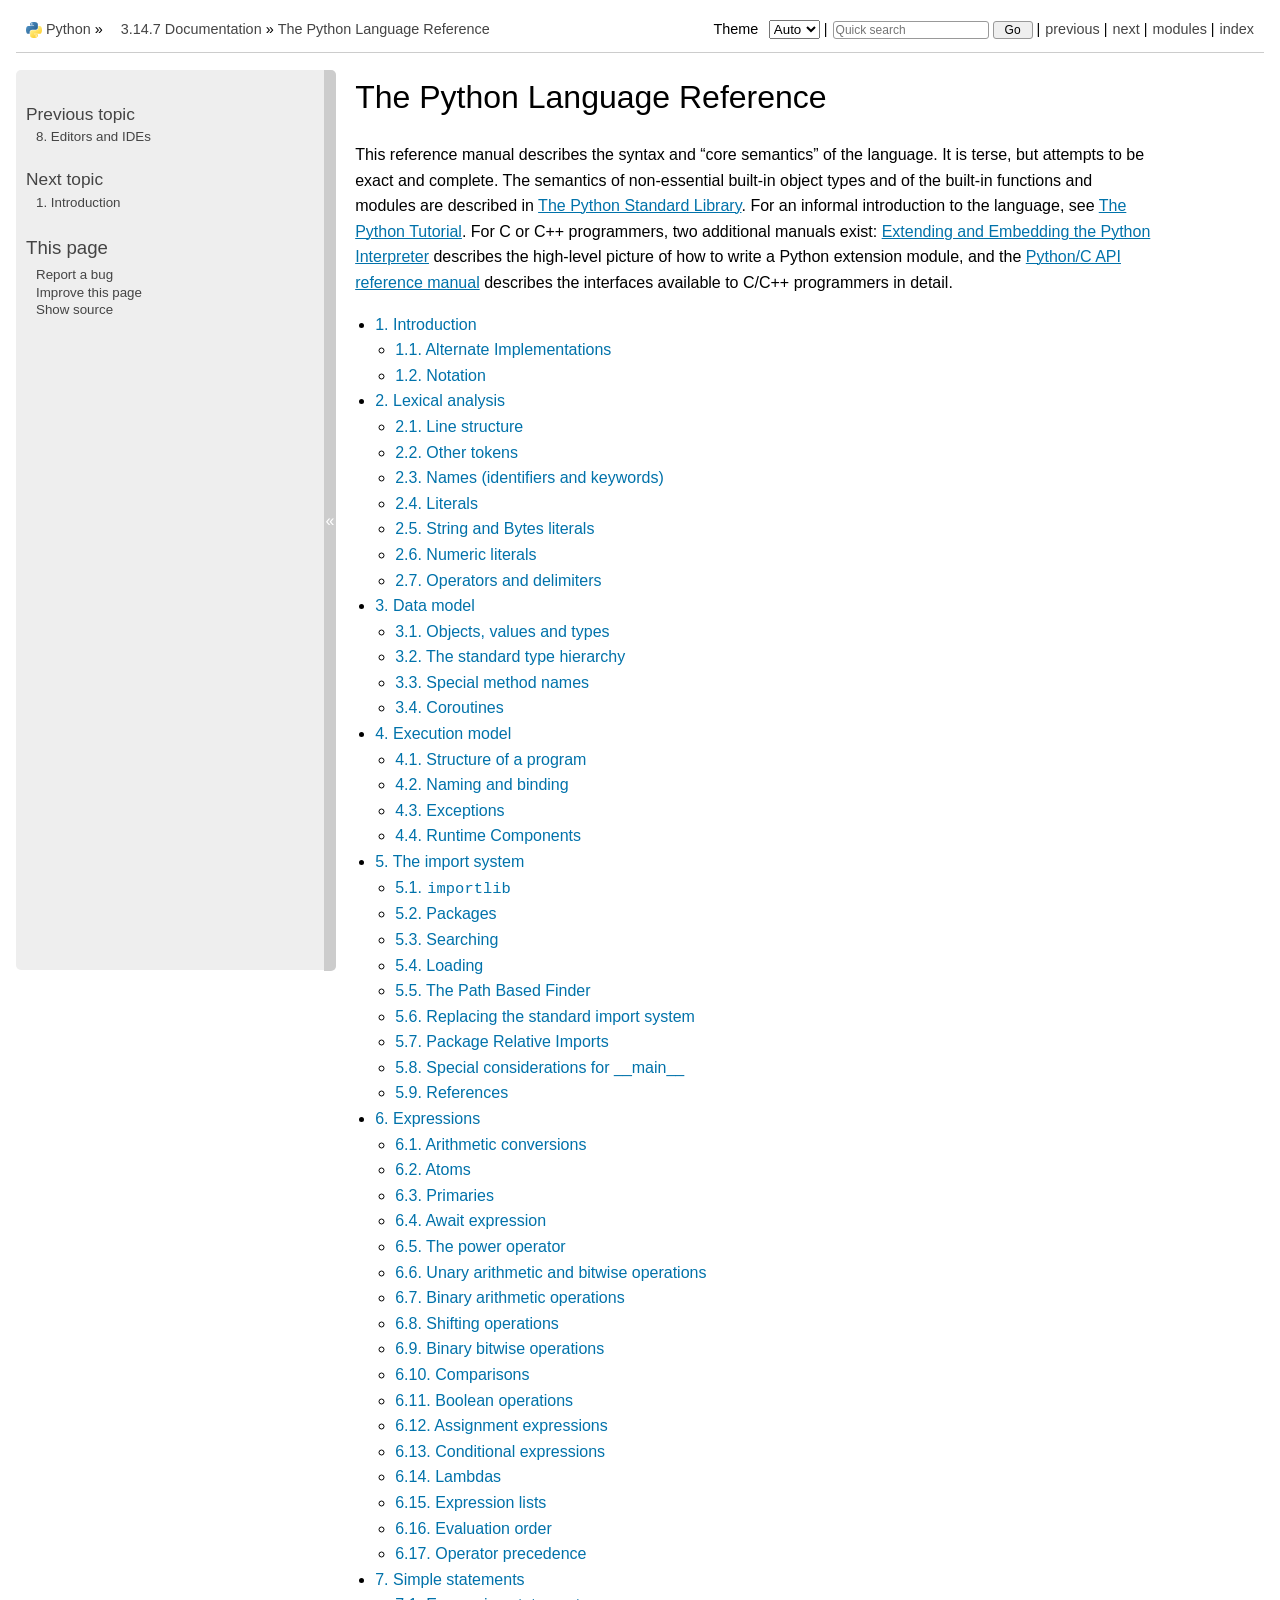
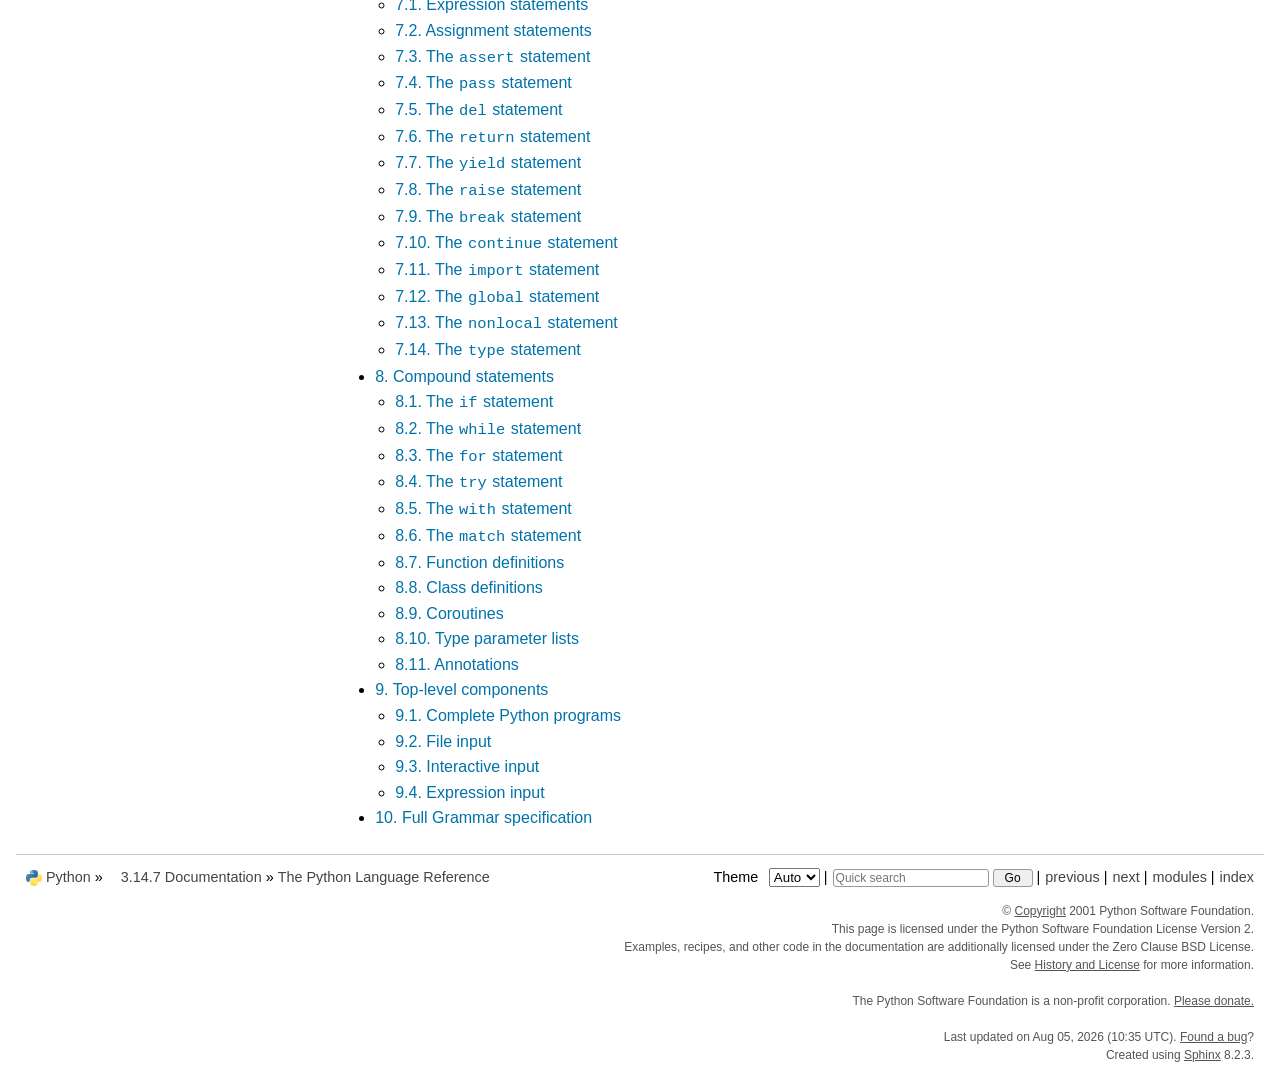
<file: Python/pythoncore-3.14-64/Doc/html/reference/index.html>
<!DOCTYPE html>

<html lang="en" data-content_root="../">
  <head>
    <meta charset="utf-8" />
    <meta name="viewport" content="width=device-width, initial-scale=1.0" /><meta name="viewport" content="width=device-width, initial-scale=1" />
<meta property="og:title" content="The Python Language Reference" />
<meta property="og:type" content="website" />
<meta property="og:url" content="https://docs.python.org/3/reference/index.html" />
<meta property="og:site_name" content="Python documentation" />
<meta property="og:description" content="This reference manual describes the syntax and “core semantics” of the language. It is terse, but attempts to be exact and complete. The semantics of non-essential built-in object types and of the ..." />
<meta property="og:image" content="_static/og-image.png" />
<meta property="og:image:alt" content="Python documentation" />
<meta name="description" content="This reference manual describes the syntax and “core semantics” of the language. It is terse, but attempts to be exact and complete. The semantics of non-essential built-in object types and of the ..." />
<meta name="theme-color" content="#3776ab">
<meta property="og:image:width" content="200">
<meta property="og:image:height" content="200">

    <title>The Python Language Reference &#8212; Python 3.14.7 documentation</title><meta name="viewport" content="width=device-width, initial-scale=1.0">
    
    <link rel="stylesheet" type="text/css" href="../_static/pygments.css?v=b86133f3" />
    <link rel="stylesheet" type="text/css" href="../_static/classic.css?v=234b1a7c" />
    <link rel="stylesheet" type="text/css" href="../_static/pydoctheme.css?v=4365c8fe" />
    <link id="pygments_dark_css" media="(prefers-color-scheme: dark)" rel="stylesheet" type="text/css" href="../_static/pygments_dark.css?v=5349f25f" />
    
    <script src="../_static/documentation_options.js?v=2f7d2144"></script>
    <script src="../_static/doctools.js?v=9bcbadda"></script>
    <script src="../_static/sphinx_highlight.js?v=dc90522c"></script>
    
    <script src="../_static/sidebar.js"></script>
    
    <link rel="search" type="application/opensearchdescription+xml"
          title="Search within Python 3.14.7 documentation"
          href="../_static/opensearch.xml"/>
    <link rel="author" title="About these documents" href="../about.html" />
    <link rel="index" title="Index" href="../genindex.html" />
    <link rel="search" title="Search" href="../search.html" />
    <link rel="copyright" title="Copyright" href="../copyright.html" />
    <link rel="next" title="1. Introduction" href="introduction.html" />
    <link rel="prev" title="8. Editors and IDEs" href="../using/editors.html" />
    
      
      <link rel="canonical" href="https://docs.python.org/3/reference/index.html">
      
    

    
    <style>
      @media only screen {
        table.full-width-table {
            width: 100%;
        }
      }
    </style>
<link rel="stylesheet" href="../_static/pydoctheme_dark.css" media="(prefers-color-scheme: dark)" id="pydoctheme_dark_css">
    <link rel="shortcut icon" type="image/png" href="../_static/py.svg">
            <script type="text/javascript" src="../_static/copybutton.js"></script>
            <script type="text/javascript" src="../_static/menu.js"></script>
            <script type="text/javascript" src="../_static/search-focus.js"></script>
            <script type="text/javascript" src="../_static/themetoggle.js"></script> 
            <script type="text/javascript" src="../_static/rtd_switcher.js"></script>
            <meta name="readthedocs-addons-api-version" content="1">

  </head>
<body>
<div class="mobile-nav">
    <input type="checkbox" id="menuToggler" class="toggler__input" aria-controls="navigation"
           aria-pressed="false" aria-expanded="false" role="button" aria-label="Menu">
    <nav class="nav-content" role="navigation">
        <label for="menuToggler" class="toggler__label">
            <span></span>
        </label>
        <span class="nav-items-wrapper">
            <a href="https://www.python.org/" class="nav-logo">
                <img src="../_static/py.svg" alt="Python logo">
            </a>
            <span class="version_switcher_placeholder"></span>
            <form role="search" class="search" action="../search.html" method="get">
                <svg xmlns="http://www.w3.org/2000/svg" width="20" height="20" viewBox="0 0 24 24" class="search-icon">
                    <path fill-rule="nonzero" fill="currentColor" d="M15.5 14h-.79l-.28-.27a6.5 6.5 0 001.48-5.34c-.47-2.78-2.79-5-5.59-5.34a6.505 6.505 0 00-7.27 7.27c.34 2.8 2.56 5.12 5.34 5.59a6.5 6.5 0 005.34-1.48l.27.28v.79l4.25 4.25c.41.41 1.08.41 1.49 0 .41-.41.41-1.08 0-1.49L15.5 14zm-6 0C7.01 14 5 11.99 5 9.5S7.01 5 9.5 5 14 7.01 14 9.5 11.99 14 9.5 14z"></path>
                </svg>
                <input placeholder="Quick search" aria-label="Quick search" type="search" name="q">
                <input type="submit" value="Go">
            </form>
        </span>
    </nav>
    <div class="menu-wrapper">
        <nav class="menu" role="navigation" aria-label="main navigation">
            <div class="language_switcher_placeholder"></div>
            
<label class="theme-selector-label">
    Theme
    <select class="theme-selector" oninput="activateTheme(this.value)">
        <option value="auto" selected>Auto</option>
        <option value="light">Light</option>
        <option value="dark">Dark</option>
    </select>
</label>
  <div>
    <h4>Previous topic</h4>
    <p class="topless"><a href="../using/editors.html"
                          title="previous chapter"><span class="section-number">8. </span>Editors and IDEs</a></p>
  </div>
  <div>
    <h4>Next topic</h4>
    <p class="topless"><a href="introduction.html"
                          title="next chapter"><span class="section-number">1. </span>Introduction</a></p>
  </div>
  <script>
    document.addEventListener('DOMContentLoaded', () => {
        const title = document.querySelector('meta[property="og:title"]').content;
        const elements = document.querySelectorAll('.improvepage');
        const pageurl = window.location.href.split('?')[0];
        elements.forEach(element => {
            const url = new URL(element.href.split('?')[0].replace("-nojs", ""));
            url.searchParams.set('pagetitle', title);
            url.searchParams.set('pageurl', pageurl);
            url.searchParams.set('pagesource', "reference/index.rst");
            element.href = url.toString();
        });
    });
  </script>
  <div role="note" aria-label="source link">
    <h3>This page</h3>
    <ul class="this-page-menu">
      <li><a href="../bugs.html">Report a bug</a></li>
      <li><a class="improvepage" href="../improve-page-nojs.html">Improve this page</a></li>
      <li>
        <a href="https://github.com/python/cpython/blob/main/Doc/reference/index.rst?plain=1"
            rel="nofollow">Show source
        </a>
      </li>
      
    </ul>
  </div>
        </nav>
    </div>
</div>

  
    <div class="related" role="navigation" aria-label="Related">
      <h3>Navigation</h3>
      <ul>
        <li class="right" style="margin-right: 10px">
          <a href="../genindex.html" title="General Index"
             accesskey="I">index</a></li>
        <li class="right" >
          <a href="../py-modindex.html" title="Python Module Index"
             >modules</a> |</li>
        <li class="right" >
          <a href="introduction.html" title="1. Introduction"
             accesskey="N">next</a> |</li>
        <li class="right" >
          <a href="../using/editors.html" title="8. Editors and IDEs"
             accesskey="P">previous</a> |</li>

          <li><img src="../_static/py.svg" alt="Python logo" style="vertical-align: middle; margin-top: -1px"></li>
          <li><a href="https://www.python.org/">Python</a> &#187;</li>
          <li class="switchers">
            <div class="language_switcher_placeholder"></div>
            <div class="version_switcher_placeholder"></div>
          </li>
          <li>
              
          </li>
    <li id="cpython-language-and-version">
      <a href="../index.html">3.14.7 Documentation</a> &#187;
    </li>

        <li class="nav-item nav-item-this"><a href="">The Python Language Reference</a></li>
                <li class="right">
                    

    <div class="inline-search" role="search">
        <form class="inline-search" action="../search.html" method="get">
          <input placeholder="Quick search" aria-label="Quick search" type="search" name="q" id="search-box">
          <input type="submit" value="Go">
        </form>
    </div>
                     |
                </li>
            <li class="right">
<label class="theme-selector-label">
    Theme
    <select class="theme-selector" oninput="activateTheme(this.value)">
        <option value="auto" selected>Auto</option>
        <option value="light">Light</option>
        <option value="dark">Dark</option>
    </select>
</label> |</li>
            
      </ul>
    </div>    

    <div class="document">
      <div class="documentwrapper">
        <div class="bodywrapper">
          <div class="body" role="main">
            
  <section id="the-python-language-reference">
<span id="reference-index"></span><h1>The Python Language Reference<a class="headerlink" href="#the-python-language-reference" title="Link to this heading">¶</a></h1>
<p>This reference manual describes the syntax and “core semantics” of the
language. It is terse, but attempts to be exact and complete. The semantics of
non-essential built-in object types and of the built-in functions and modules
are described in <a class="reference internal" href="../library/index.html#library-index"><span class="std std-ref">The Python Standard Library</span></a>. For an informal introduction to the
language, see <a class="reference internal" href="../tutorial/index.html#tutorial-index"><span class="std std-ref">The Python Tutorial</span></a>. For C or C++ programmers, two additional
manuals exist: <a class="reference internal" href="../extending/index.html#extending-index"><span class="std std-ref">Extending and Embedding the Python Interpreter</span></a> describes the high-level picture of how to
write a Python extension module, and the <a class="reference internal" href="../c-api/index.html#c-api-index"><span class="std std-ref">Python/C API reference manual</span></a> describes the
interfaces available to C/C++ programmers in detail.</p>
<div class="toctree-wrapper compound">
<ul>
<li class="toctree-l1"><a class="reference internal" href="introduction.html">1. Introduction</a><ul>
<li class="toctree-l2"><a class="reference internal" href="introduction.html#alternate-implementations">1.1. Alternate Implementations</a></li>
<li class="toctree-l2"><a class="reference internal" href="introduction.html#notation">1.2. Notation</a></li>
</ul>
</li>
<li class="toctree-l1"><a class="reference internal" href="lexical_analysis.html">2. Lexical analysis</a><ul>
<li class="toctree-l2"><a class="reference internal" href="lexical_analysis.html#line-structure">2.1. Line structure</a></li>
<li class="toctree-l2"><a class="reference internal" href="lexical_analysis.html#other-tokens">2.2. Other tokens</a></li>
<li class="toctree-l2"><a class="reference internal" href="lexical_analysis.html#names-identifiers-and-keywords">2.3. Names (identifiers and keywords)</a></li>
<li class="toctree-l2"><a class="reference internal" href="lexical_analysis.html#literals">2.4. Literals</a></li>
<li class="toctree-l2"><a class="reference internal" href="lexical_analysis.html#string-and-bytes-literals">2.5. String and Bytes literals</a></li>
<li class="toctree-l2"><a class="reference internal" href="lexical_analysis.html#numeric-literals">2.6. Numeric literals</a></li>
<li class="toctree-l2"><a class="reference internal" href="lexical_analysis.html#operators-and-delimiters">2.7. Operators and delimiters</a></li>
</ul>
</li>
<li class="toctree-l1"><a class="reference internal" href="datamodel.html">3. Data model</a><ul>
<li class="toctree-l2"><a class="reference internal" href="datamodel.html#objects-values-and-types">3.1. Objects, values and types</a></li>
<li class="toctree-l2"><a class="reference internal" href="datamodel.html#the-standard-type-hierarchy">3.2. The standard type hierarchy</a></li>
<li class="toctree-l2"><a class="reference internal" href="datamodel.html#special-method-names">3.3. Special method names</a></li>
<li class="toctree-l2"><a class="reference internal" href="datamodel.html#coroutines">3.4. Coroutines</a></li>
</ul>
</li>
<li class="toctree-l1"><a class="reference internal" href="executionmodel.html">4. Execution model</a><ul>
<li class="toctree-l2"><a class="reference internal" href="executionmodel.html#structure-of-a-program">4.1. Structure of a program</a></li>
<li class="toctree-l2"><a class="reference internal" href="executionmodel.html#naming-and-binding">4.2. Naming and binding</a></li>
<li class="toctree-l2"><a class="reference internal" href="executionmodel.html#exceptions">4.3. Exceptions</a></li>
<li class="toctree-l2"><a class="reference internal" href="executionmodel.html#runtime-components">4.4. Runtime Components</a></li>
</ul>
</li>
<li class="toctree-l1"><a class="reference internal" href="import.html">5. The import system</a><ul>
<li class="toctree-l2"><a class="reference internal" href="import.html#importlib">5.1. <code class="xref py py-mod docutils literal notranslate"><span class="pre">importlib</span></code></a></li>
<li class="toctree-l2"><a class="reference internal" href="import.html#packages">5.2. Packages</a></li>
<li class="toctree-l2"><a class="reference internal" href="import.html#searching">5.3. Searching</a></li>
<li class="toctree-l2"><a class="reference internal" href="import.html#loading">5.4. Loading</a></li>
<li class="toctree-l2"><a class="reference internal" href="import.html#the-path-based-finder">5.5. The Path Based Finder</a></li>
<li class="toctree-l2"><a class="reference internal" href="import.html#replacing-the-standard-import-system">5.6. Replacing the standard import system</a></li>
<li class="toctree-l2"><a class="reference internal" href="import.html#package-relative-imports">5.7. Package Relative Imports</a></li>
<li class="toctree-l2"><a class="reference internal" href="import.html#special-considerations-for-main">5.8. Special considerations for __main__</a></li>
<li class="toctree-l2"><a class="reference internal" href="import.html#references">5.9. References</a></li>
</ul>
</li>
<li class="toctree-l1"><a class="reference internal" href="expressions.html">6. Expressions</a><ul>
<li class="toctree-l2"><a class="reference internal" href="expressions.html#arithmetic-conversions">6.1. Arithmetic conversions</a></li>
<li class="toctree-l2"><a class="reference internal" href="expressions.html#atoms">6.2. Atoms</a></li>
<li class="toctree-l2"><a class="reference internal" href="expressions.html#primaries">6.3. Primaries</a></li>
<li class="toctree-l2"><a class="reference internal" href="expressions.html#await-expression">6.4. Await expression</a></li>
<li class="toctree-l2"><a class="reference internal" href="expressions.html#the-power-operator">6.5. The power operator</a></li>
<li class="toctree-l2"><a class="reference internal" href="expressions.html#unary-arithmetic-and-bitwise-operations">6.6. Unary arithmetic and bitwise operations</a></li>
<li class="toctree-l2"><a class="reference internal" href="expressions.html#binary-arithmetic-operations">6.7. Binary arithmetic operations</a></li>
<li class="toctree-l2"><a class="reference internal" href="expressions.html#shifting-operations">6.8. Shifting operations</a></li>
<li class="toctree-l2"><a class="reference internal" href="expressions.html#binary-bitwise-operations">6.9. Binary bitwise operations</a></li>
<li class="toctree-l2"><a class="reference internal" href="expressions.html#comparisons">6.10. Comparisons</a></li>
<li class="toctree-l2"><a class="reference internal" href="expressions.html#boolean-operations">6.11. Boolean operations</a></li>
<li class="toctree-l2"><a class="reference internal" href="expressions.html#assignment-expressions">6.12. Assignment expressions</a></li>
<li class="toctree-l2"><a class="reference internal" href="expressions.html#conditional-expressions">6.13. Conditional expressions</a></li>
<li class="toctree-l2"><a class="reference internal" href="expressions.html#lambda">6.14. Lambdas</a></li>
<li class="toctree-l2"><a class="reference internal" href="expressions.html#expression-lists">6.15. Expression lists</a></li>
<li class="toctree-l2"><a class="reference internal" href="expressions.html#evaluation-order">6.16. Evaluation order</a></li>
<li class="toctree-l2"><a class="reference internal" href="expressions.html#operator-precedence">6.17. Operator precedence</a></li>
</ul>
</li>
<li class="toctree-l1"><a class="reference internal" href="simple_stmts.html">7. Simple statements</a><ul>
<li class="toctree-l2"><a class="reference internal" href="simple_stmts.html#expression-statements">7.1. Expression statements</a></li>
<li class="toctree-l2"><a class="reference internal" href="simple_stmts.html#assignment-statements">7.2. Assignment statements</a></li>
<li class="toctree-l2"><a class="reference internal" href="simple_stmts.html#the-assert-statement">7.3. The <code class="xref std std-keyword docutils literal notranslate"><span class="pre">assert</span></code> statement</a></li>
<li class="toctree-l2"><a class="reference internal" href="simple_stmts.html#the-pass-statement">7.4. The <code class="xref std std-keyword docutils literal notranslate"><span class="pre">pass</span></code> statement</a></li>
<li class="toctree-l2"><a class="reference internal" href="simple_stmts.html#the-del-statement">7.5. The <code class="xref std std-keyword docutils literal notranslate"><span class="pre">del</span></code> statement</a></li>
<li class="toctree-l2"><a class="reference internal" href="simple_stmts.html#the-return-statement">7.6. The <code class="xref std std-keyword docutils literal notranslate"><span class="pre">return</span></code> statement</a></li>
<li class="toctree-l2"><a class="reference internal" href="simple_stmts.html#the-yield-statement">7.7. The <code class="xref std std-keyword docutils literal notranslate"><span class="pre">yield</span></code> statement</a></li>
<li class="toctree-l2"><a class="reference internal" href="simple_stmts.html#the-raise-statement">7.8. The <code class="xref std std-keyword docutils literal notranslate"><span class="pre">raise</span></code> statement</a></li>
<li class="toctree-l2"><a class="reference internal" href="simple_stmts.html#the-break-statement">7.9. The <code class="xref std std-keyword docutils literal notranslate"><span class="pre">break</span></code> statement</a></li>
<li class="toctree-l2"><a class="reference internal" href="simple_stmts.html#the-continue-statement">7.10. The <code class="xref std std-keyword docutils literal notranslate"><span class="pre">continue</span></code> statement</a></li>
<li class="toctree-l2"><a class="reference internal" href="simple_stmts.html#the-import-statement">7.11. The <code class="xref std std-keyword docutils literal notranslate"><span class="pre">import</span></code> statement</a></li>
<li class="toctree-l2"><a class="reference internal" href="simple_stmts.html#the-global-statement">7.12. The <code class="xref std std-keyword docutils literal notranslate"><span class="pre">global</span></code> statement</a></li>
<li class="toctree-l2"><a class="reference internal" href="simple_stmts.html#the-nonlocal-statement">7.13. The <code class="xref std std-keyword docutils literal notranslate"><span class="pre">nonlocal</span></code> statement</a></li>
<li class="toctree-l2"><a class="reference internal" href="simple_stmts.html#the-type-statement">7.14. The <code class="xref std std-keyword docutils literal notranslate"><span class="pre">type</span></code> statement</a></li>
</ul>
</li>
<li class="toctree-l1"><a class="reference internal" href="compound_stmts.html">8. Compound statements</a><ul>
<li class="toctree-l2"><a class="reference internal" href="compound_stmts.html#the-if-statement">8.1. The <code class="xref std std-keyword docutils literal notranslate"><span class="pre">if</span></code> statement</a></li>
<li class="toctree-l2"><a class="reference internal" href="compound_stmts.html#the-while-statement">8.2. The <code class="xref std std-keyword docutils literal notranslate"><span class="pre">while</span></code> statement</a></li>
<li class="toctree-l2"><a class="reference internal" href="compound_stmts.html#the-for-statement">8.3. The <code class="xref std std-keyword docutils literal notranslate"><span class="pre">for</span></code> statement</a></li>
<li class="toctree-l2"><a class="reference internal" href="compound_stmts.html#the-try-statement">8.4. The <code class="xref std std-keyword docutils literal notranslate"><span class="pre">try</span></code> statement</a></li>
<li class="toctree-l2"><a class="reference internal" href="compound_stmts.html#the-with-statement">8.5. The <code class="xref std std-keyword docutils literal notranslate"><span class="pre">with</span></code> statement</a></li>
<li class="toctree-l2"><a class="reference internal" href="compound_stmts.html#the-match-statement">8.6. The <code class="xref std std-keyword docutils literal notranslate"><span class="pre">match</span></code> statement</a></li>
<li class="toctree-l2"><a class="reference internal" href="compound_stmts.html#function-definitions">8.7. Function definitions</a></li>
<li class="toctree-l2"><a class="reference internal" href="compound_stmts.html#class-definitions">8.8. Class definitions</a></li>
<li class="toctree-l2"><a class="reference internal" href="compound_stmts.html#coroutines">8.9. Coroutines</a></li>
<li class="toctree-l2"><a class="reference internal" href="compound_stmts.html#type-parameter-lists">8.10. Type parameter lists</a></li>
<li class="toctree-l2"><a class="reference internal" href="compound_stmts.html#annotations">8.11. Annotations</a></li>
</ul>
</li>
<li class="toctree-l1"><a class="reference internal" href="toplevel_components.html">9. Top-level components</a><ul>
<li class="toctree-l2"><a class="reference internal" href="toplevel_components.html#complete-python-programs">9.1. Complete Python programs</a></li>
<li class="toctree-l2"><a class="reference internal" href="toplevel_components.html#file-input">9.2. File input</a></li>
<li class="toctree-l2"><a class="reference internal" href="toplevel_components.html#interactive-input">9.3. Interactive input</a></li>
<li class="toctree-l2"><a class="reference internal" href="toplevel_components.html#expression-input">9.4. Expression input</a></li>
</ul>
</li>
<li class="toctree-l1"><a class="reference internal" href="grammar.html">10. Full Grammar specification</a></li>
</ul>
</div>
</section>


            <div class="clearer"></div>
          </div>
        </div>
      </div>
      <div class="sphinxsidebar" role="navigation" aria-label="Main">
        <div class="sphinxsidebarwrapper">
  <div>
    <h4>Previous topic</h4>
    <p class="topless"><a href="../using/editors.html"
                          title="previous chapter"><span class="section-number">8. </span>Editors and IDEs</a></p>
  </div>
  <div>
    <h4>Next topic</h4>
    <p class="topless"><a href="introduction.html"
                          title="next chapter"><span class="section-number">1. </span>Introduction</a></p>
  </div>
  <script>
    document.addEventListener('DOMContentLoaded', () => {
        const title = document.querySelector('meta[property="og:title"]').content;
        const elements = document.querySelectorAll('.improvepage');
        const pageurl = window.location.href.split('?')[0];
        elements.forEach(element => {
            const url = new URL(element.href.split('?')[0].replace("-nojs", ""));
            url.searchParams.set('pagetitle', title);
            url.searchParams.set('pageurl', pageurl);
            url.searchParams.set('pagesource', "reference/index.rst");
            element.href = url.toString();
        });
    });
  </script>
  <div role="note" aria-label="source link">
    <h3>This page</h3>
    <ul class="this-page-menu">
      <li><a href="../bugs.html">Report a bug</a></li>
      <li><a class="improvepage" href="../improve-page-nojs.html">Improve this page</a></li>
      <li>
        <a href="https://github.com/python/cpython/blob/main/Doc/reference/index.rst?plain=1"
            rel="nofollow">Show source
        </a>
      </li>
      
    </ul>
  </div>
        </div>
<div id="sidebarbutton" title="Collapse sidebar">
<span>«</span>
</div>

      </div>
      <div class="clearer"></div>
    </div>  
    <div class="related" role="navigation" aria-label="Related">
      <h3>Navigation</h3>
      <ul>
        <li class="right" style="margin-right: 10px">
          <a href="../genindex.html" title="General Index"
             >index</a></li>
        <li class="right" >
          <a href="../py-modindex.html" title="Python Module Index"
             >modules</a> |</li>
        <li class="right" >
          <a href="introduction.html" title="1. Introduction"
             >next</a> |</li>
        <li class="right" >
          <a href="../using/editors.html" title="8. Editors and IDEs"
             >previous</a> |</li>

          <li><img src="../_static/py.svg" alt="Python logo" style="vertical-align: middle; margin-top: -1px"></li>
          <li><a href="https://www.python.org/">Python</a> &#187;</li>
          <li class="switchers">
            <div class="language_switcher_placeholder"></div>
            <div class="version_switcher_placeholder"></div>
          </li>
          <li>
              
          </li>
    <li id="cpython-language-and-version">
      <a href="../index.html">3.14.7 Documentation</a> &#187;
    </li>

        <li class="nav-item nav-item-this"><a href="">The Python Language Reference</a></li>
                <li class="right">
                    

    <div class="inline-search" role="search">
        <form class="inline-search" action="../search.html" method="get">
          <input placeholder="Quick search" aria-label="Quick search" type="search" name="q" id="search-box">
          <input type="submit" value="Go">
        </form>
    </div>
                     |
                </li>
            <li class="right">
<label class="theme-selector-label">
    Theme
    <select class="theme-selector" oninput="activateTheme(this.value)">
        <option value="auto" selected>Auto</option>
        <option value="light">Light</option>
        <option value="dark">Dark</option>
    </select>
</label> |</li>
            
      </ul>
    </div>  
    <div class="footer">
    &copy; <a href="../copyright.html">Copyright</a> 2001 Python Software Foundation.
    <br>
    This page is licensed under the Python Software Foundation License Version 2.
    <br>
    Examples, recipes, and other code in the documentation are additionally licensed under the Zero Clause BSD License.
    <br>
    
      See <a href="/license.html">History and License</a> for more information.<br>
    
    
    <br>

    The Python Software Foundation is a non-profit corporation.
<a href="https://www.python.org/psf/donations/">Please donate.</a>
<br>
    <br>
      Last updated on Aug 05, 2026 (10:35 UTC).
    
      <a href="/bugs.html">Found a bug</a>?
    
    <br>

    Created using <a href="https://www.sphinx-doc.org/">Sphinx</a> 8.2.3.
    </div>

  </body>
</html>
</file>
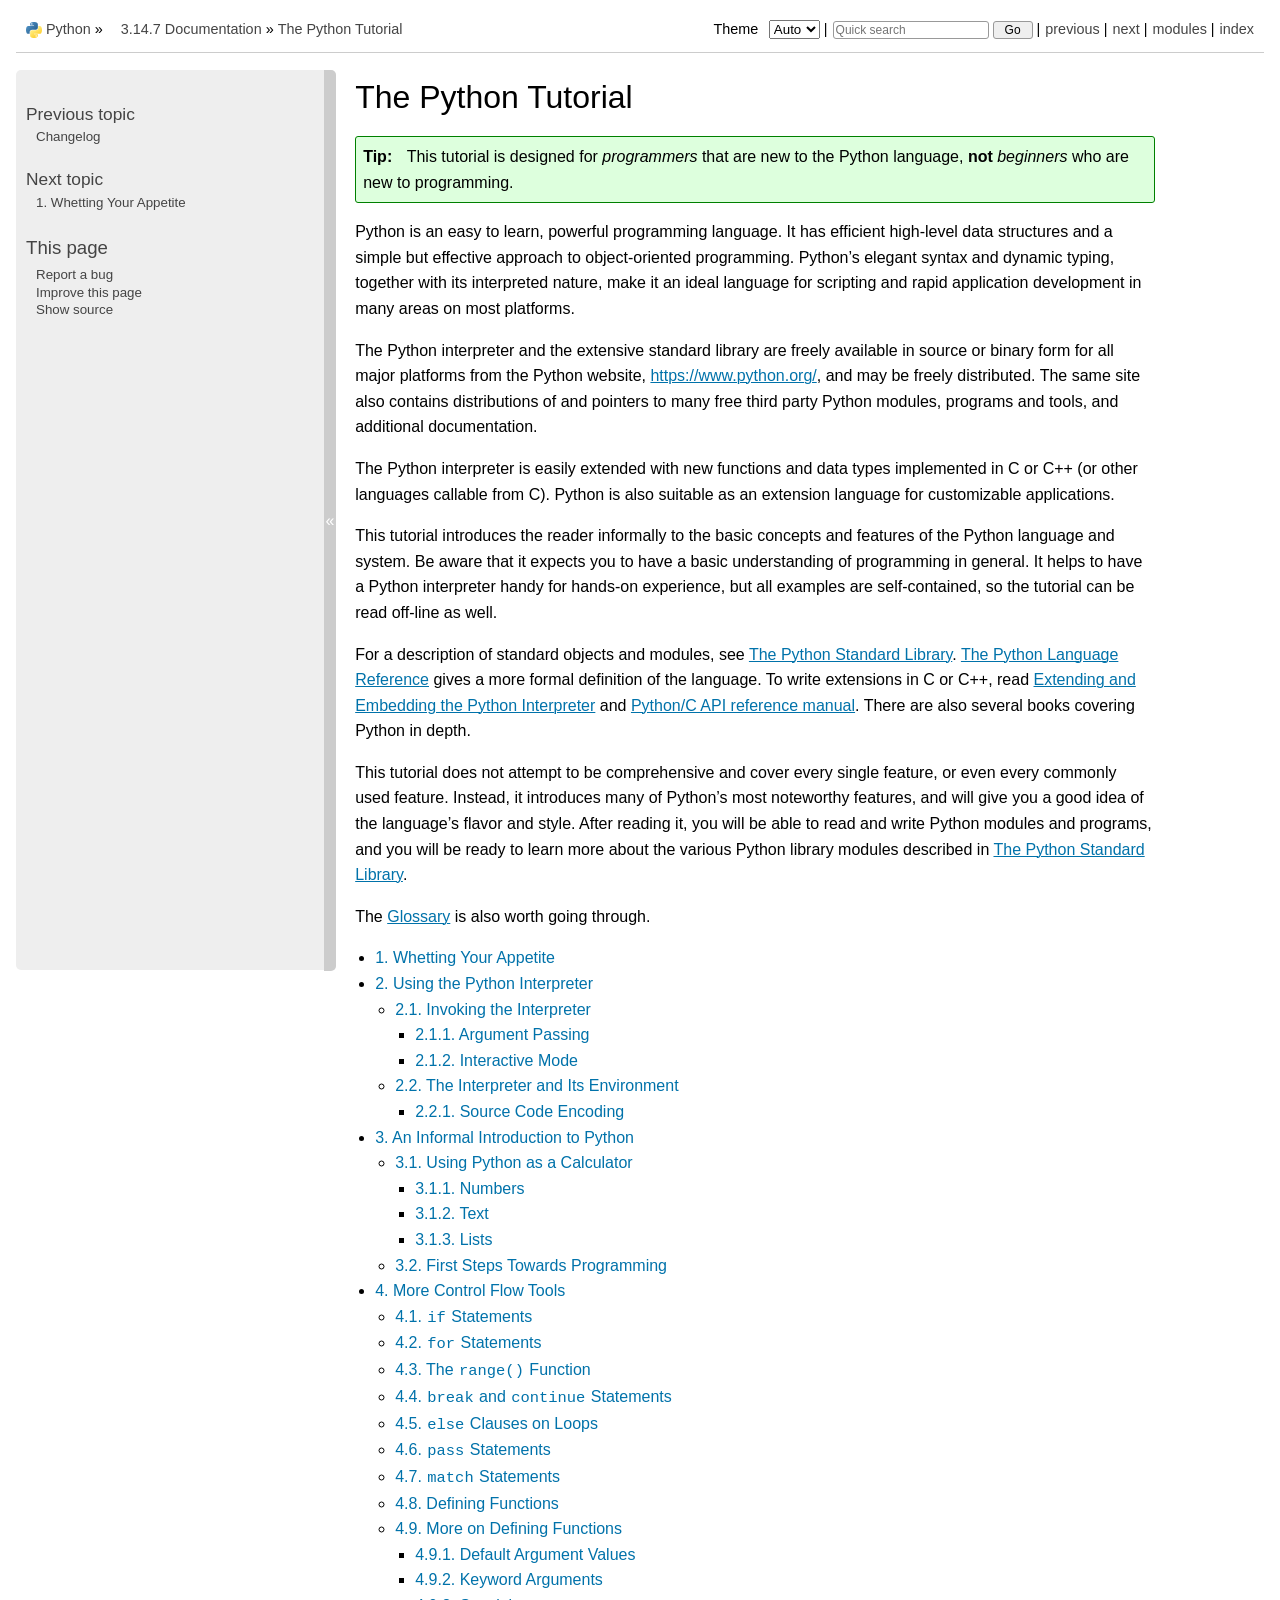
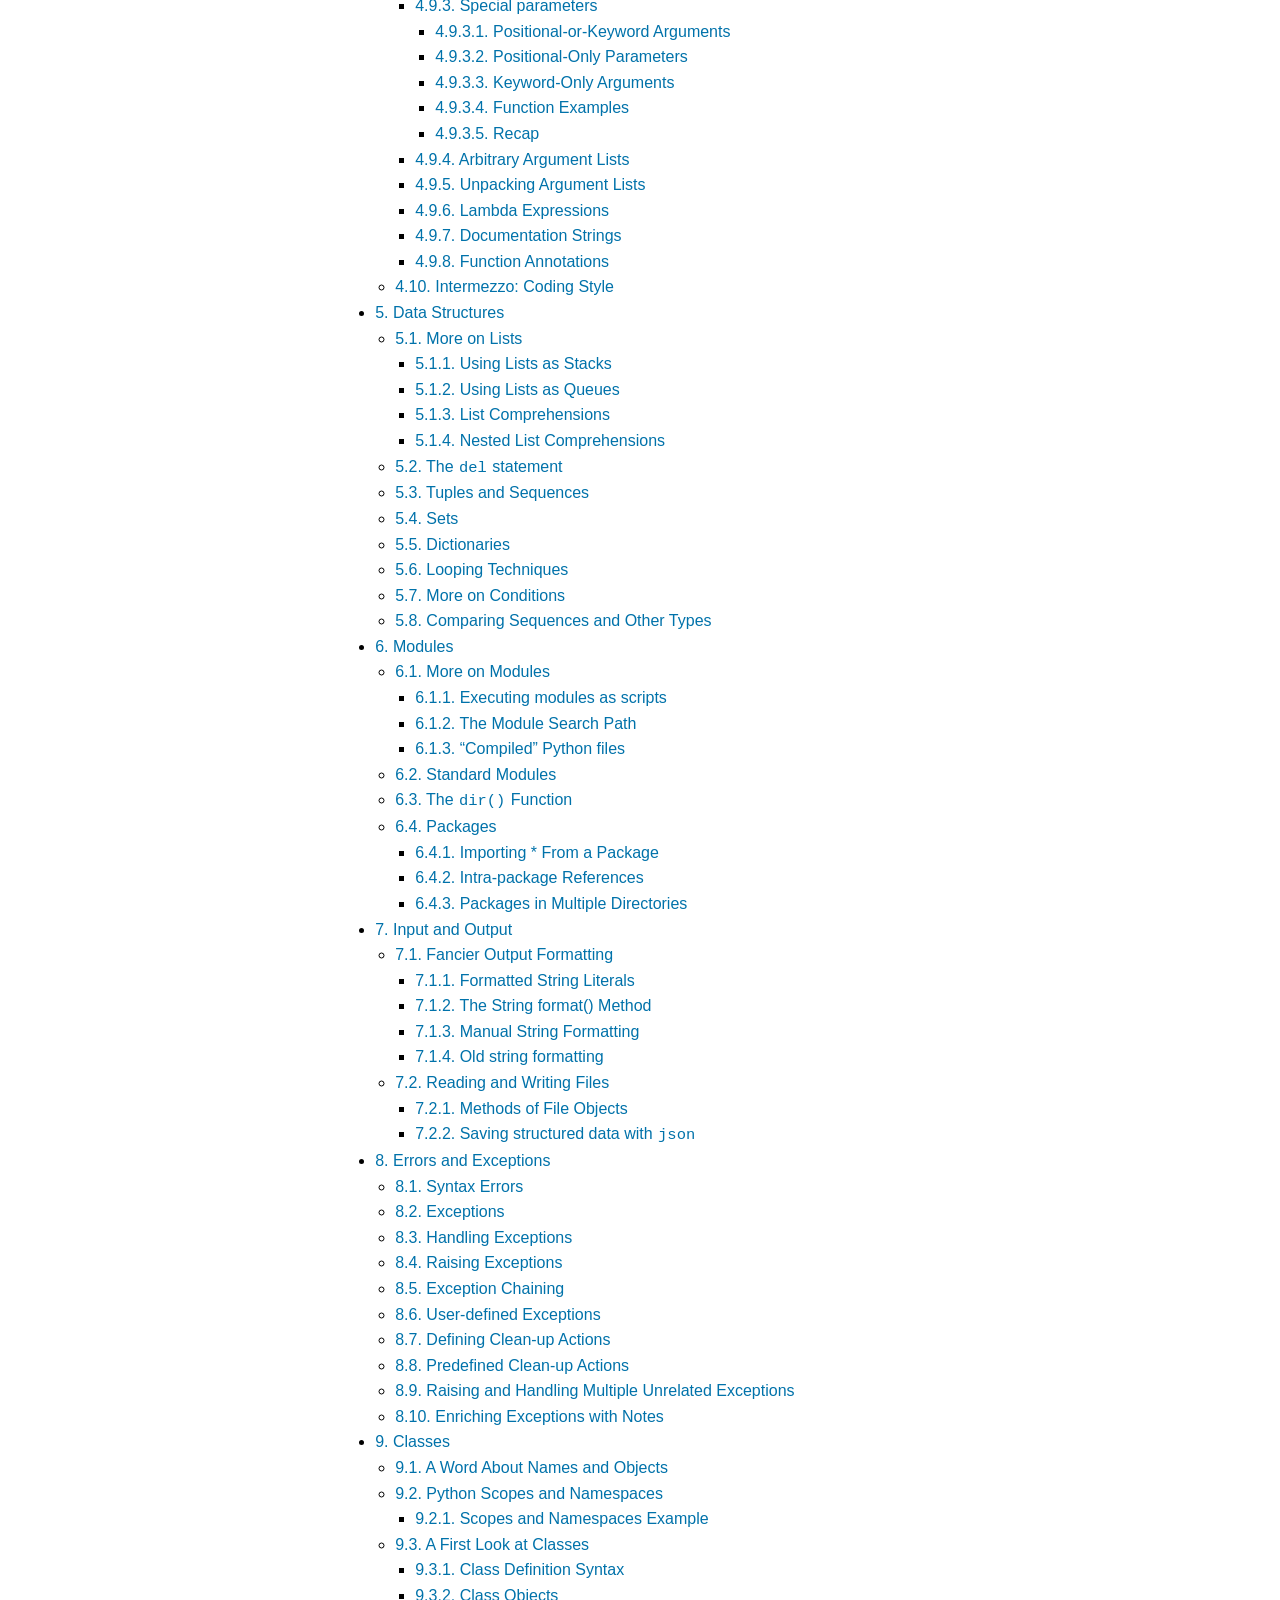
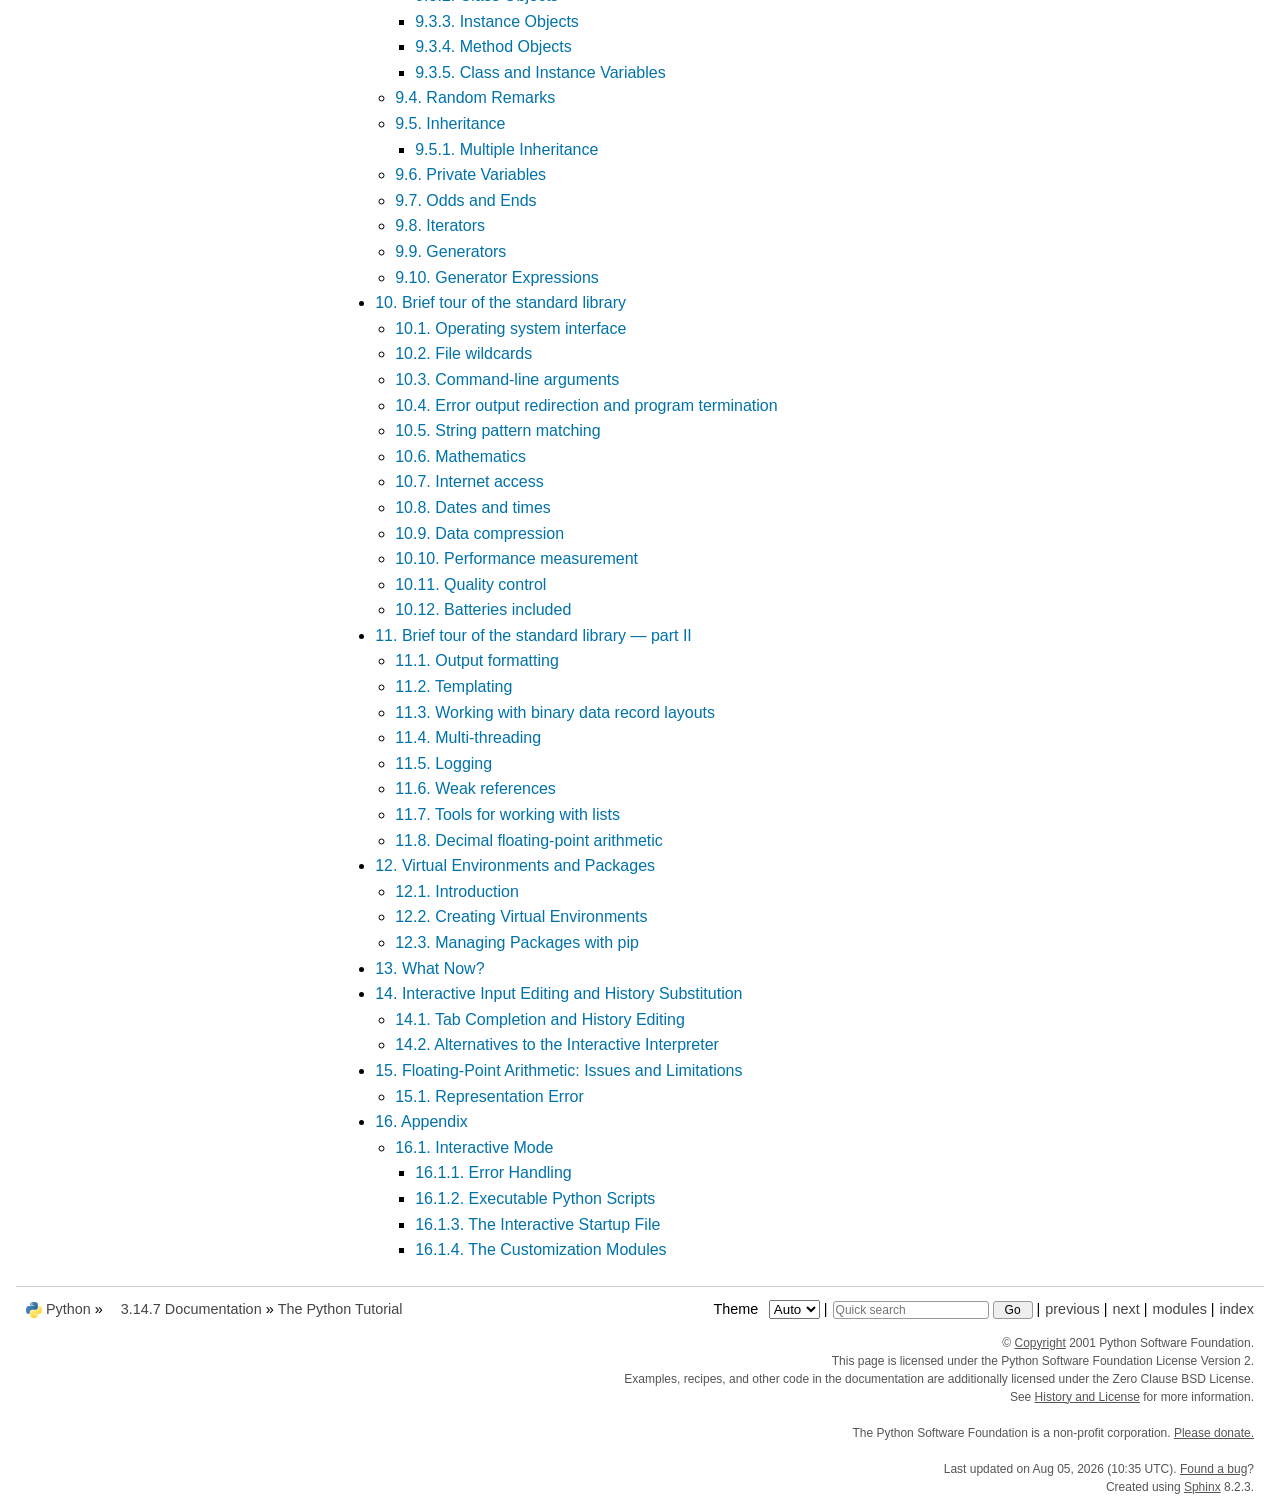
<file: Python/pythoncore-3.14-64/Doc/html/tutorial/index.html>
<!DOCTYPE html>

<html lang="en" data-content_root="../">
  <head>
    <meta charset="utf-8" />
    <meta name="viewport" content="width=device-width, initial-scale=1.0" /><meta name="viewport" content="width=device-width, initial-scale=1" />
<meta property="og:title" content="The Python Tutorial" />
<meta property="og:type" content="website" />
<meta property="og:url" content="https://docs.python.org/3/tutorial/index.html" />
<meta property="og:site_name" content="Python documentation" />
<meta property="og:description" content="Python is an easy to learn, powerful programming language. It has efficient high-level data structures and a simple but effective approach to object-oriented programming. Python’s elegant syntax an..." />
<meta property="og:image" content="_static/og-image.png" />
<meta property="og:image:alt" content="Python documentation" />
<meta name="description" content="Python is an easy to learn, powerful programming language. It has efficient high-level data structures and a simple but effective approach to object-oriented programming. Python’s elegant syntax an..." />
<meta name="theme-color" content="#3776ab">
<meta property="og:image:width" content="200">
<meta property="og:image:height" content="200">

    <title>The Python Tutorial &#8212; Python 3.14.7 documentation</title><meta name="viewport" content="width=device-width, initial-scale=1.0">
    
    <link rel="stylesheet" type="text/css" href="../_static/pygments.css?v=b86133f3" />
    <link rel="stylesheet" type="text/css" href="../_static/classic.css?v=234b1a7c" />
    <link rel="stylesheet" type="text/css" href="../_static/pydoctheme.css?v=4365c8fe" />
    <link id="pygments_dark_css" media="(prefers-color-scheme: dark)" rel="stylesheet" type="text/css" href="../_static/pygments_dark.css?v=5349f25f" />
    
    <script src="../_static/documentation_options.js?v=2f7d2144"></script>
    <script src="../_static/doctools.js?v=9bcbadda"></script>
    <script src="../_static/sphinx_highlight.js?v=dc90522c"></script>
    
    <script src="../_static/sidebar.js"></script>
    
    <link rel="search" type="application/opensearchdescription+xml"
          title="Search within Python 3.14.7 documentation"
          href="../_static/opensearch.xml"/>
    <link rel="author" title="About these documents" href="../about.html" />
    <link rel="index" title="Index" href="../genindex.html" />
    <link rel="search" title="Search" href="../search.html" />
    <link rel="copyright" title="Copyright" href="../copyright.html" />
    <link rel="next" title="1. Whetting Your Appetite" href="appetite.html" />
    <link rel="prev" title="Changelog" href="../whatsnew/changelog.html" />
    
      
      <link rel="canonical" href="https://docs.python.org/3/tutorial/index.html">
      
    

    
    <style>
      @media only screen {
        table.full-width-table {
            width: 100%;
        }
      }
    </style>
<link rel="stylesheet" href="../_static/pydoctheme_dark.css" media="(prefers-color-scheme: dark)" id="pydoctheme_dark_css">
    <link rel="shortcut icon" type="image/png" href="../_static/py.svg">
            <script type="text/javascript" src="../_static/copybutton.js"></script>
            <script type="text/javascript" src="../_static/menu.js"></script>
            <script type="text/javascript" src="../_static/search-focus.js"></script>
            <script type="text/javascript" src="../_static/themetoggle.js"></script> 
            <script type="text/javascript" src="../_static/rtd_switcher.js"></script>
            <meta name="readthedocs-addons-api-version" content="1">

  </head>
<body>
<div class="mobile-nav">
    <input type="checkbox" id="menuToggler" class="toggler__input" aria-controls="navigation"
           aria-pressed="false" aria-expanded="false" role="button" aria-label="Menu">
    <nav class="nav-content" role="navigation">
        <label for="menuToggler" class="toggler__label">
            <span></span>
        </label>
        <span class="nav-items-wrapper">
            <a href="https://www.python.org/" class="nav-logo">
                <img src="../_static/py.svg" alt="Python logo">
            </a>
            <span class="version_switcher_placeholder"></span>
            <form role="search" class="search" action="../search.html" method="get">
                <svg xmlns="http://www.w3.org/2000/svg" width="20" height="20" viewBox="0 0 24 24" class="search-icon">
                    <path fill-rule="nonzero" fill="currentColor" d="M15.5 14h-.79l-.28-.27a6.5 6.5 0 001.48-5.34c-.47-2.78-2.79-5-5.59-5.34a6.505 6.505 0 00-7.27 7.27c.34 2.8 2.56 5.12 5.34 5.59a6.5 6.5 0 005.34-1.48l.27.28v.79l4.25 4.25c.41.41 1.08.41 1.49 0 .41-.41.41-1.08 0-1.49L15.5 14zm-6 0C7.01 14 5 11.99 5 9.5S7.01 5 9.5 5 14 7.01 14 9.5 11.99 14 9.5 14z"></path>
                </svg>
                <input placeholder="Quick search" aria-label="Quick search" type="search" name="q">
                <input type="submit" value="Go">
            </form>
        </span>
    </nav>
    <div class="menu-wrapper">
        <nav class="menu" role="navigation" aria-label="main navigation">
            <div class="language_switcher_placeholder"></div>
            
<label class="theme-selector-label">
    Theme
    <select class="theme-selector" oninput="activateTheme(this.value)">
        <option value="auto" selected>Auto</option>
        <option value="light">Light</option>
        <option value="dark">Dark</option>
    </select>
</label>
  <div>
    <h4>Previous topic</h4>
    <p class="topless"><a href="../whatsnew/changelog.html"
                          title="previous chapter">Changelog</a></p>
  </div>
  <div>
    <h4>Next topic</h4>
    <p class="topless"><a href="appetite.html"
                          title="next chapter"><span class="section-number">1. </span>Whetting Your Appetite</a></p>
  </div>
  <script>
    document.addEventListener('DOMContentLoaded', () => {
        const title = document.querySelector('meta[property="og:title"]').content;
        const elements = document.querySelectorAll('.improvepage');
        const pageurl = window.location.href.split('?')[0];
        elements.forEach(element => {
            const url = new URL(element.href.split('?')[0].replace("-nojs", ""));
            url.searchParams.set('pagetitle', title);
            url.searchParams.set('pageurl', pageurl);
            url.searchParams.set('pagesource', "tutorial/index.rst");
            element.href = url.toString();
        });
    });
  </script>
  <div role="note" aria-label="source link">
    <h3>This page</h3>
    <ul class="this-page-menu">
      <li><a href="../bugs.html">Report a bug</a></li>
      <li><a class="improvepage" href="../improve-page-nojs.html">Improve this page</a></li>
      <li>
        <a href="https://github.com/python/cpython/blob/main/Doc/tutorial/index.rst?plain=1"
            rel="nofollow">Show source
        </a>
      </li>
      
    </ul>
  </div>
        </nav>
    </div>
</div>

  
    <div class="related" role="navigation" aria-label="Related">
      <h3>Navigation</h3>
      <ul>
        <li class="right" style="margin-right: 10px">
          <a href="../genindex.html" title="General Index"
             accesskey="I">index</a></li>
        <li class="right" >
          <a href="../py-modindex.html" title="Python Module Index"
             >modules</a> |</li>
        <li class="right" >
          <a href="appetite.html" title="1. Whetting Your Appetite"
             accesskey="N">next</a> |</li>
        <li class="right" >
          <a href="../whatsnew/changelog.html" title="Changelog"
             accesskey="P">previous</a> |</li>

          <li><img src="../_static/py.svg" alt="Python logo" style="vertical-align: middle; margin-top: -1px"></li>
          <li><a href="https://www.python.org/">Python</a> &#187;</li>
          <li class="switchers">
            <div class="language_switcher_placeholder"></div>
            <div class="version_switcher_placeholder"></div>
          </li>
          <li>
              
          </li>
    <li id="cpython-language-and-version">
      <a href="../index.html">3.14.7 Documentation</a> &#187;
    </li>

        <li class="nav-item nav-item-this"><a href="">The Python Tutorial</a></li>
                <li class="right">
                    

    <div class="inline-search" role="search">
        <form class="inline-search" action="../search.html" method="get">
          <input placeholder="Quick search" aria-label="Quick search" type="search" name="q" id="search-box">
          <input type="submit" value="Go">
        </form>
    </div>
                     |
                </li>
            <li class="right">
<label class="theme-selector-label">
    Theme
    <select class="theme-selector" oninput="activateTheme(this.value)">
        <option value="auto" selected>Auto</option>
        <option value="light">Light</option>
        <option value="dark">Dark</option>
    </select>
</label> |</li>
            
      </ul>
    </div>    

    <div class="document">
      <div class="documentwrapper">
        <div class="bodywrapper">
          <div class="body" role="main">
            
  <section id="the-python-tutorial">
<span id="tutorial-index"></span><h1>The Python Tutorial<a class="headerlink" href="#the-python-tutorial" title="Link to this heading">¶</a></h1>
<div class="admonition tip">
<p class="admonition-title">Tip</p>
<p>This tutorial is designed for
<em>programmers</em> that are new to the Python language,
<strong>not</strong> <em>beginners</em> who are new to programming.</p>
</div>
<p>Python is an easy to learn, powerful programming language. It has efficient
high-level data structures and a simple but effective approach to
object-oriented programming. Python’s elegant syntax and dynamic typing,
together with its interpreted nature, make it an ideal language for scripting
and rapid application development in many areas on most platforms.</p>
<p>The Python interpreter and the extensive standard library are freely available
in source or binary form for all major platforms from the Python website,
<a class="reference external" href="https://www.python.org/">https://www.python.org/</a>, and may be freely distributed. The same site also
contains distributions of and pointers to many free third party Python modules,
programs and tools, and additional documentation.</p>
<p>The Python interpreter is easily extended with new functions and data types
implemented in C or C++ (or other languages callable from C). Python is also
suitable as an extension language for customizable applications.</p>
<p>This tutorial introduces the reader informally to the basic concepts and
features of the Python language and system. Be aware that it expects you to
have a basic understanding of programming in general. It helps to have a Python
interpreter handy for hands-on experience, but all examples are self-contained,
so the tutorial can be read off-line as well.</p>
<p>For a description of standard objects and modules, see <a class="reference internal" href="../library/index.html#library-index"><span class="std std-ref">The Python Standard Library</span></a>.
<a class="reference internal" href="../reference/index.html#reference-index"><span class="std std-ref">The Python Language Reference</span></a> gives a more formal definition of the language.  To write
extensions in C or C++, read <a class="reference internal" href="../extending/index.html#extending-index"><span class="std std-ref">Extending and Embedding the Python Interpreter</span></a> and
<a class="reference internal" href="../c-api/index.html#c-api-index"><span class="std std-ref">Python/C API reference manual</span></a>. There are also several books covering Python in depth.</p>
<p>This tutorial does not attempt to be comprehensive and cover every single
feature, or even every commonly used feature. Instead, it introduces many of
Python’s most noteworthy features, and will give you a good idea of the
language’s flavor and style. After reading it, you will be able to read and
write Python modules and programs, and you will be ready to learn more about the
various Python library modules described in <a class="reference internal" href="../library/index.html#library-index"><span class="std std-ref">The Python Standard Library</span></a>.</p>
<p>The <a class="reference internal" href="../glossary.html#glossary"><span class="std std-ref">Glossary</span></a> is also worth going through.</p>
<div class="toctree-wrapper compound">
<ul>
<li class="toctree-l1"><a class="reference internal" href="appetite.html">1. Whetting Your Appetite</a></li>
<li class="toctree-l1"><a class="reference internal" href="interpreter.html">2. Using the Python Interpreter</a><ul>
<li class="toctree-l2"><a class="reference internal" href="interpreter.html#invoking-the-interpreter">2.1. Invoking the Interpreter</a><ul>
<li class="toctree-l3"><a class="reference internal" href="interpreter.html#argument-passing">2.1.1. Argument Passing</a></li>
<li class="toctree-l3"><a class="reference internal" href="interpreter.html#interactive-mode">2.1.2. Interactive Mode</a></li>
</ul>
</li>
<li class="toctree-l2"><a class="reference internal" href="interpreter.html#the-interpreter-and-its-environment">2.2. The Interpreter and Its Environment</a><ul>
<li class="toctree-l3"><a class="reference internal" href="interpreter.html#source-code-encoding">2.2.1. Source Code Encoding</a></li>
</ul>
</li>
</ul>
</li>
<li class="toctree-l1"><a class="reference internal" href="introduction.html">3. An Informal Introduction to Python</a><ul>
<li class="toctree-l2"><a class="reference internal" href="introduction.html#using-python-as-a-calculator">3.1. Using Python as a Calculator</a><ul>
<li class="toctree-l3"><a class="reference internal" href="introduction.html#numbers">3.1.1. Numbers</a></li>
<li class="toctree-l3"><a class="reference internal" href="introduction.html#text">3.1.2. Text</a></li>
<li class="toctree-l3"><a class="reference internal" href="introduction.html#lists">3.1.3. Lists</a></li>
</ul>
</li>
<li class="toctree-l2"><a class="reference internal" href="introduction.html#first-steps-towards-programming">3.2. First Steps Towards Programming</a></li>
</ul>
</li>
<li class="toctree-l1"><a class="reference internal" href="controlflow.html">4. More Control Flow Tools</a><ul>
<li class="toctree-l2"><a class="reference internal" href="controlflow.html#if-statements">4.1. <code class="xref std std-keyword docutils literal notranslate"><span class="pre">if</span></code> Statements</a></li>
<li class="toctree-l2"><a class="reference internal" href="controlflow.html#for-statements">4.2. <code class="xref std std-keyword docutils literal notranslate"><span class="pre">for</span></code> Statements</a></li>
<li class="toctree-l2"><a class="reference internal" href="controlflow.html#the-range-function">4.3. The <code class="xref py py-func docutils literal notranslate"><span class="pre">range()</span></code> Function</a></li>
<li class="toctree-l2"><a class="reference internal" href="controlflow.html#break-and-continue-statements">4.4. <code class="xref std std-keyword docutils literal notranslate"><span class="pre">break</span></code> and <code class="xref std std-keyword docutils literal notranslate"><span class="pre">continue</span></code> Statements</a></li>
<li class="toctree-l2"><a class="reference internal" href="controlflow.html#else-clauses-on-loops">4.5. <code class="xref std std-keyword docutils literal notranslate"><span class="pre">else</span></code> Clauses on Loops</a></li>
<li class="toctree-l2"><a class="reference internal" href="controlflow.html#pass-statements">4.6. <code class="xref std std-keyword docutils literal notranslate"><span class="pre">pass</span></code> Statements</a></li>
<li class="toctree-l2"><a class="reference internal" href="controlflow.html#match-statements">4.7. <code class="xref std std-keyword docutils literal notranslate"><span class="pre">match</span></code> Statements</a></li>
<li class="toctree-l2"><a class="reference internal" href="controlflow.html#defining-functions">4.8. Defining Functions</a></li>
<li class="toctree-l2"><a class="reference internal" href="controlflow.html#more-on-defining-functions">4.9. More on Defining Functions</a><ul>
<li class="toctree-l3"><a class="reference internal" href="controlflow.html#default-argument-values">4.9.1. Default Argument Values</a></li>
<li class="toctree-l3"><a class="reference internal" href="controlflow.html#keyword-arguments">4.9.2. Keyword Arguments</a></li>
<li class="toctree-l3"><a class="reference internal" href="controlflow.html#special-parameters">4.9.3. Special parameters</a><ul>
<li class="toctree-l4"><a class="reference internal" href="controlflow.html#positional-or-keyword-arguments">4.9.3.1. Positional-or-Keyword Arguments</a></li>
<li class="toctree-l4"><a class="reference internal" href="controlflow.html#positional-only-parameters">4.9.3.2. Positional-Only Parameters</a></li>
<li class="toctree-l4"><a class="reference internal" href="controlflow.html#keyword-only-arguments">4.9.3.3. Keyword-Only Arguments</a></li>
<li class="toctree-l4"><a class="reference internal" href="controlflow.html#function-examples">4.9.3.4. Function Examples</a></li>
<li class="toctree-l4"><a class="reference internal" href="controlflow.html#recap">4.9.3.5. Recap</a></li>
</ul>
</li>
<li class="toctree-l3"><a class="reference internal" href="controlflow.html#arbitrary-argument-lists">4.9.4. Arbitrary Argument Lists</a></li>
<li class="toctree-l3"><a class="reference internal" href="controlflow.html#unpacking-argument-lists">4.9.5. Unpacking Argument Lists</a></li>
<li class="toctree-l3"><a class="reference internal" href="controlflow.html#lambda-expressions">4.9.6. Lambda Expressions</a></li>
<li class="toctree-l3"><a class="reference internal" href="controlflow.html#documentation-strings">4.9.7. Documentation Strings</a></li>
<li class="toctree-l3"><a class="reference internal" href="controlflow.html#function-annotations">4.9.8. Function Annotations</a></li>
</ul>
</li>
<li class="toctree-l2"><a class="reference internal" href="controlflow.html#intermezzo-coding-style">4.10. Intermezzo: Coding Style</a></li>
</ul>
</li>
<li class="toctree-l1"><a class="reference internal" href="datastructures.html">5. Data Structures</a><ul>
<li class="toctree-l2"><a class="reference internal" href="datastructures.html#more-on-lists">5.1. More on Lists</a><ul>
<li class="toctree-l3"><a class="reference internal" href="datastructures.html#using-lists-as-stacks">5.1.1. Using Lists as Stacks</a></li>
<li class="toctree-l3"><a class="reference internal" href="datastructures.html#using-lists-as-queues">5.1.2. Using Lists as Queues</a></li>
<li class="toctree-l3"><a class="reference internal" href="datastructures.html#list-comprehensions">5.1.3. List Comprehensions</a></li>
<li class="toctree-l3"><a class="reference internal" href="datastructures.html#nested-list-comprehensions">5.1.4. Nested List Comprehensions</a></li>
</ul>
</li>
<li class="toctree-l2"><a class="reference internal" href="datastructures.html#the-del-statement">5.2. The <code class="xref std std-keyword docutils literal notranslate"><span class="pre">del</span></code> statement</a></li>
<li class="toctree-l2"><a class="reference internal" href="datastructures.html#tuples-and-sequences">5.3. Tuples and Sequences</a></li>
<li class="toctree-l2"><a class="reference internal" href="datastructures.html#sets">5.4. Sets</a></li>
<li class="toctree-l2"><a class="reference internal" href="datastructures.html#dictionaries">5.5. Dictionaries</a></li>
<li class="toctree-l2"><a class="reference internal" href="datastructures.html#looping-techniques">5.6. Looping Techniques</a></li>
<li class="toctree-l2"><a class="reference internal" href="datastructures.html#more-on-conditions">5.7. More on Conditions</a></li>
<li class="toctree-l2"><a class="reference internal" href="datastructures.html#comparing-sequences-and-other-types">5.8. Comparing Sequences and Other Types</a></li>
</ul>
</li>
<li class="toctree-l1"><a class="reference internal" href="modules.html">6. Modules</a><ul>
<li class="toctree-l2"><a class="reference internal" href="modules.html#more-on-modules">6.1. More on Modules</a><ul>
<li class="toctree-l3"><a class="reference internal" href="modules.html#executing-modules-as-scripts">6.1.1. Executing modules as scripts</a></li>
<li class="toctree-l3"><a class="reference internal" href="modules.html#the-module-search-path">6.1.2. The Module Search Path</a></li>
<li class="toctree-l3"><a class="reference internal" href="modules.html#compiled-python-files">6.1.3. “Compiled” Python files</a></li>
</ul>
</li>
<li class="toctree-l2"><a class="reference internal" href="modules.html#standard-modules">6.2. Standard Modules</a></li>
<li class="toctree-l2"><a class="reference internal" href="modules.html#the-dir-function">6.3. The <code class="xref py py-func docutils literal notranslate"><span class="pre">dir()</span></code> Function</a></li>
<li class="toctree-l2"><a class="reference internal" href="modules.html#packages">6.4. Packages</a><ul>
<li class="toctree-l3"><a class="reference internal" href="modules.html#importing-from-a-package">6.4.1. Importing * From a Package</a></li>
<li class="toctree-l3"><a class="reference internal" href="modules.html#intra-package-references">6.4.2. Intra-package References</a></li>
<li class="toctree-l3"><a class="reference internal" href="modules.html#packages-in-multiple-directories">6.4.3. Packages in Multiple Directories</a></li>
</ul>
</li>
</ul>
</li>
<li class="toctree-l1"><a class="reference internal" href="inputoutput.html">7. Input and Output</a><ul>
<li class="toctree-l2"><a class="reference internal" href="inputoutput.html#fancier-output-formatting">7.1. Fancier Output Formatting</a><ul>
<li class="toctree-l3"><a class="reference internal" href="inputoutput.html#formatted-string-literals">7.1.1. Formatted String Literals</a></li>
<li class="toctree-l3"><a class="reference internal" href="inputoutput.html#the-string-format-method">7.1.2. The String format() Method</a></li>
<li class="toctree-l3"><a class="reference internal" href="inputoutput.html#manual-string-formatting">7.1.3. Manual String Formatting</a></li>
<li class="toctree-l3"><a class="reference internal" href="inputoutput.html#old-string-formatting">7.1.4. Old string formatting</a></li>
</ul>
</li>
<li class="toctree-l2"><a class="reference internal" href="inputoutput.html#reading-and-writing-files">7.2. Reading and Writing Files</a><ul>
<li class="toctree-l3"><a class="reference internal" href="inputoutput.html#methods-of-file-objects">7.2.1. Methods of File Objects</a></li>
<li class="toctree-l3"><a class="reference internal" href="inputoutput.html#saving-structured-data-with-json">7.2.2. Saving structured data with <code class="xref py py-mod docutils literal notranslate"><span class="pre">json</span></code></a></li>
</ul>
</li>
</ul>
</li>
<li class="toctree-l1"><a class="reference internal" href="errors.html">8. Errors and Exceptions</a><ul>
<li class="toctree-l2"><a class="reference internal" href="errors.html#syntax-errors">8.1. Syntax Errors</a></li>
<li class="toctree-l2"><a class="reference internal" href="errors.html#exceptions">8.2. Exceptions</a></li>
<li class="toctree-l2"><a class="reference internal" href="errors.html#handling-exceptions">8.3. Handling Exceptions</a></li>
<li class="toctree-l2"><a class="reference internal" href="errors.html#raising-exceptions">8.4. Raising Exceptions</a></li>
<li class="toctree-l2"><a class="reference internal" href="errors.html#exception-chaining">8.5. Exception Chaining</a></li>
<li class="toctree-l2"><a class="reference internal" href="errors.html#user-defined-exceptions">8.6. User-defined Exceptions</a></li>
<li class="toctree-l2"><a class="reference internal" href="errors.html#defining-clean-up-actions">8.7. Defining Clean-up Actions</a></li>
<li class="toctree-l2"><a class="reference internal" href="errors.html#predefined-clean-up-actions">8.8. Predefined Clean-up Actions</a></li>
<li class="toctree-l2"><a class="reference internal" href="errors.html#raising-and-handling-multiple-unrelated-exceptions">8.9. Raising and Handling Multiple Unrelated Exceptions</a></li>
<li class="toctree-l2"><a class="reference internal" href="errors.html#enriching-exceptions-with-notes">8.10. Enriching Exceptions with Notes</a></li>
</ul>
</li>
<li class="toctree-l1"><a class="reference internal" href="classes.html">9. Classes</a><ul>
<li class="toctree-l2"><a class="reference internal" href="classes.html#a-word-about-names-and-objects">9.1. A Word About Names and Objects</a></li>
<li class="toctree-l2"><a class="reference internal" href="classes.html#python-scopes-and-namespaces">9.2. Python Scopes and Namespaces</a><ul>
<li class="toctree-l3"><a class="reference internal" href="classes.html#scopes-and-namespaces-example">9.2.1. Scopes and Namespaces Example</a></li>
</ul>
</li>
<li class="toctree-l2"><a class="reference internal" href="classes.html#a-first-look-at-classes">9.3. A First Look at Classes</a><ul>
<li class="toctree-l3"><a class="reference internal" href="classes.html#class-definition-syntax">9.3.1. Class Definition Syntax</a></li>
<li class="toctree-l3"><a class="reference internal" href="classes.html#class-objects">9.3.2. Class Objects</a></li>
<li class="toctree-l3"><a class="reference internal" href="classes.html#instance-objects">9.3.3. Instance Objects</a></li>
<li class="toctree-l3"><a class="reference internal" href="classes.html#method-objects">9.3.4. Method Objects</a></li>
<li class="toctree-l3"><a class="reference internal" href="classes.html#class-and-instance-variables">9.3.5. Class and Instance Variables</a></li>
</ul>
</li>
<li class="toctree-l2"><a class="reference internal" href="classes.html#random-remarks">9.4. Random Remarks</a></li>
<li class="toctree-l2"><a class="reference internal" href="classes.html#inheritance">9.5. Inheritance</a><ul>
<li class="toctree-l3"><a class="reference internal" href="classes.html#multiple-inheritance">9.5.1. Multiple Inheritance</a></li>
</ul>
</li>
<li class="toctree-l2"><a class="reference internal" href="classes.html#private-variables">9.6. Private Variables</a></li>
<li class="toctree-l2"><a class="reference internal" href="classes.html#odds-and-ends">9.7. Odds and Ends</a></li>
<li class="toctree-l2"><a class="reference internal" href="classes.html#iterators">9.8. Iterators</a></li>
<li class="toctree-l2"><a class="reference internal" href="classes.html#generators">9.9. Generators</a></li>
<li class="toctree-l2"><a class="reference internal" href="classes.html#generator-expressions">9.10. Generator Expressions</a></li>
</ul>
</li>
<li class="toctree-l1"><a class="reference internal" href="stdlib.html">10. Brief tour of the standard library</a><ul>
<li class="toctree-l2"><a class="reference internal" href="stdlib.html#operating-system-interface">10.1. Operating system interface</a></li>
<li class="toctree-l2"><a class="reference internal" href="stdlib.html#file-wildcards">10.2. File wildcards</a></li>
<li class="toctree-l2"><a class="reference internal" href="stdlib.html#command-line-arguments">10.3. Command-line arguments</a></li>
<li class="toctree-l2"><a class="reference internal" href="stdlib.html#error-output-redirection-and-program-termination">10.4. Error output redirection and program termination</a></li>
<li class="toctree-l2"><a class="reference internal" href="stdlib.html#string-pattern-matching">10.5. String pattern matching</a></li>
<li class="toctree-l2"><a class="reference internal" href="stdlib.html#mathematics">10.6. Mathematics</a></li>
<li class="toctree-l2"><a class="reference internal" href="stdlib.html#internet-access">10.7. Internet access</a></li>
<li class="toctree-l2"><a class="reference internal" href="stdlib.html#dates-and-times">10.8. Dates and times</a></li>
<li class="toctree-l2"><a class="reference internal" href="stdlib.html#data-compression">10.9. Data compression</a></li>
<li class="toctree-l2"><a class="reference internal" href="stdlib.html#performance-measurement">10.10. Performance measurement</a></li>
<li class="toctree-l2"><a class="reference internal" href="stdlib.html#quality-control">10.11. Quality control</a></li>
<li class="toctree-l2"><a class="reference internal" href="stdlib.html#batteries-included">10.12. Batteries included</a></li>
</ul>
</li>
<li class="toctree-l1"><a class="reference internal" href="stdlib2.html">11. Brief tour of the standard library — part II</a><ul>
<li class="toctree-l2"><a class="reference internal" href="stdlib2.html#output-formatting">11.1. Output formatting</a></li>
<li class="toctree-l2"><a class="reference internal" href="stdlib2.html#templating">11.2. Templating</a></li>
<li class="toctree-l2"><a class="reference internal" href="stdlib2.html#working-with-binary-data-record-layouts">11.3. Working with binary data record layouts</a></li>
<li class="toctree-l2"><a class="reference internal" href="stdlib2.html#multi-threading">11.4. Multi-threading</a></li>
<li class="toctree-l2"><a class="reference internal" href="stdlib2.html#logging">11.5. Logging</a></li>
<li class="toctree-l2"><a class="reference internal" href="stdlib2.html#weak-references">11.6. Weak references</a></li>
<li class="toctree-l2"><a class="reference internal" href="stdlib2.html#tools-for-working-with-lists">11.7. Tools for working with lists</a></li>
<li class="toctree-l2"><a class="reference internal" href="stdlib2.html#decimal-floating-point-arithmetic">11.8. Decimal floating-point arithmetic</a></li>
</ul>
</li>
<li class="toctree-l1"><a class="reference internal" href="venv.html">12. Virtual Environments and Packages</a><ul>
<li class="toctree-l2"><a class="reference internal" href="venv.html#introduction">12.1. Introduction</a></li>
<li class="toctree-l2"><a class="reference internal" href="venv.html#creating-virtual-environments">12.2. Creating Virtual Environments</a></li>
<li class="toctree-l2"><a class="reference internal" href="venv.html#managing-packages-with-pip">12.3. Managing Packages with pip</a></li>
</ul>
</li>
<li class="toctree-l1"><a class="reference internal" href="whatnow.html">13. What Now?</a></li>
<li class="toctree-l1"><a class="reference internal" href="interactive.html">14. Interactive Input Editing and History Substitution</a><ul>
<li class="toctree-l2"><a class="reference internal" href="interactive.html#tab-completion-and-history-editing">14.1. Tab Completion and History Editing</a></li>
<li class="toctree-l2"><a class="reference internal" href="interactive.html#alternatives-to-the-interactive-interpreter">14.2. Alternatives to the Interactive Interpreter</a></li>
</ul>
</li>
<li class="toctree-l1"><a class="reference internal" href="floatingpoint.html">15. Floating-Point Arithmetic:  Issues and Limitations</a><ul>
<li class="toctree-l2"><a class="reference internal" href="floatingpoint.html#representation-error">15.1. Representation Error</a></li>
</ul>
</li>
<li class="toctree-l1"><a class="reference internal" href="appendix.html">16. Appendix</a><ul>
<li class="toctree-l2"><a class="reference internal" href="appendix.html#interactive-mode">16.1. Interactive Mode</a><ul>
<li class="toctree-l3"><a class="reference internal" href="appendix.html#error-handling">16.1.1. Error Handling</a></li>
<li class="toctree-l3"><a class="reference internal" href="appendix.html#executable-python-scripts">16.1.2. Executable Python Scripts</a></li>
<li class="toctree-l3"><a class="reference internal" href="appendix.html#the-interactive-startup-file">16.1.3. The Interactive Startup File</a></li>
<li class="toctree-l3"><a class="reference internal" href="appendix.html#the-customization-modules">16.1.4. The Customization Modules</a></li>
</ul>
</li>
</ul>
</li>
</ul>
</div>
</section>


            <div class="clearer"></div>
          </div>
        </div>
      </div>
      <div class="sphinxsidebar" role="navigation" aria-label="Main">
        <div class="sphinxsidebarwrapper">
  <div>
    <h4>Previous topic</h4>
    <p class="topless"><a href="../whatsnew/changelog.html"
                          title="previous chapter">Changelog</a></p>
  </div>
  <div>
    <h4>Next topic</h4>
    <p class="topless"><a href="appetite.html"
                          title="next chapter"><span class="section-number">1. </span>Whetting Your Appetite</a></p>
  </div>
  <script>
    document.addEventListener('DOMContentLoaded', () => {
        const title = document.querySelector('meta[property="og:title"]').content;
        const elements = document.querySelectorAll('.improvepage');
        const pageurl = window.location.href.split('?')[0];
        elements.forEach(element => {
            const url = new URL(element.href.split('?')[0].replace("-nojs", ""));
            url.searchParams.set('pagetitle', title);
            url.searchParams.set('pageurl', pageurl);
            url.searchParams.set('pagesource', "tutorial/index.rst");
            element.href = url.toString();
        });
    });
  </script>
  <div role="note" aria-label="source link">
    <h3>This page</h3>
    <ul class="this-page-menu">
      <li><a href="../bugs.html">Report a bug</a></li>
      <li><a class="improvepage" href="../improve-page-nojs.html">Improve this page</a></li>
      <li>
        <a href="https://github.com/python/cpython/blob/main/Doc/tutorial/index.rst?plain=1"
            rel="nofollow">Show source
        </a>
      </li>
      
    </ul>
  </div>
        </div>
<div id="sidebarbutton" title="Collapse sidebar">
<span>«</span>
</div>

      </div>
      <div class="clearer"></div>
    </div>  
    <div class="related" role="navigation" aria-label="Related">
      <h3>Navigation</h3>
      <ul>
        <li class="right" style="margin-right: 10px">
          <a href="../genindex.html" title="General Index"
             >index</a></li>
        <li class="right" >
          <a href="../py-modindex.html" title="Python Module Index"
             >modules</a> |</li>
        <li class="right" >
          <a href="appetite.html" title="1. Whetting Your Appetite"
             >next</a> |</li>
        <li class="right" >
          <a href="../whatsnew/changelog.html" title="Changelog"
             >previous</a> |</li>

          <li><img src="../_static/py.svg" alt="Python logo" style="vertical-align: middle; margin-top: -1px"></li>
          <li><a href="https://www.python.org/">Python</a> &#187;</li>
          <li class="switchers">
            <div class="language_switcher_placeholder"></div>
            <div class="version_switcher_placeholder"></div>
          </li>
          <li>
              
          </li>
    <li id="cpython-language-and-version">
      <a href="../index.html">3.14.7 Documentation</a> &#187;
    </li>

        <li class="nav-item nav-item-this"><a href="">The Python Tutorial</a></li>
                <li class="right">
                    

    <div class="inline-search" role="search">
        <form class="inline-search" action="../search.html" method="get">
          <input placeholder="Quick search" aria-label="Quick search" type="search" name="q" id="search-box">
          <input type="submit" value="Go">
        </form>
    </div>
                     |
                </li>
            <li class="right">
<label class="theme-selector-label">
    Theme
    <select class="theme-selector" oninput="activateTheme(this.value)">
        <option value="auto" selected>Auto</option>
        <option value="light">Light</option>
        <option value="dark">Dark</option>
    </select>
</label> |</li>
            
      </ul>
    </div>  
    <div class="footer">
    &copy; <a href="../copyright.html">Copyright</a> 2001 Python Software Foundation.
    <br>
    This page is licensed under the Python Software Foundation License Version 2.
    <br>
    Examples, recipes, and other code in the documentation are additionally licensed under the Zero Clause BSD License.
    <br>
    
      See <a href="/license.html">History and License</a> for more information.<br>
    
    
    <br>

    The Python Software Foundation is a non-profit corporation.
<a href="https://www.python.org/psf/donations/">Please donate.</a>
<br>
    <br>
      Last updated on Aug 05, 2026 (10:35 UTC).
    
      <a href="/bugs.html">Found a bug</a>?
    
    <br>

    Created using <a href="https://www.sphinx-doc.org/">Sphinx</a> 8.2.3.
    </div>

  </body>
</html>
</file>
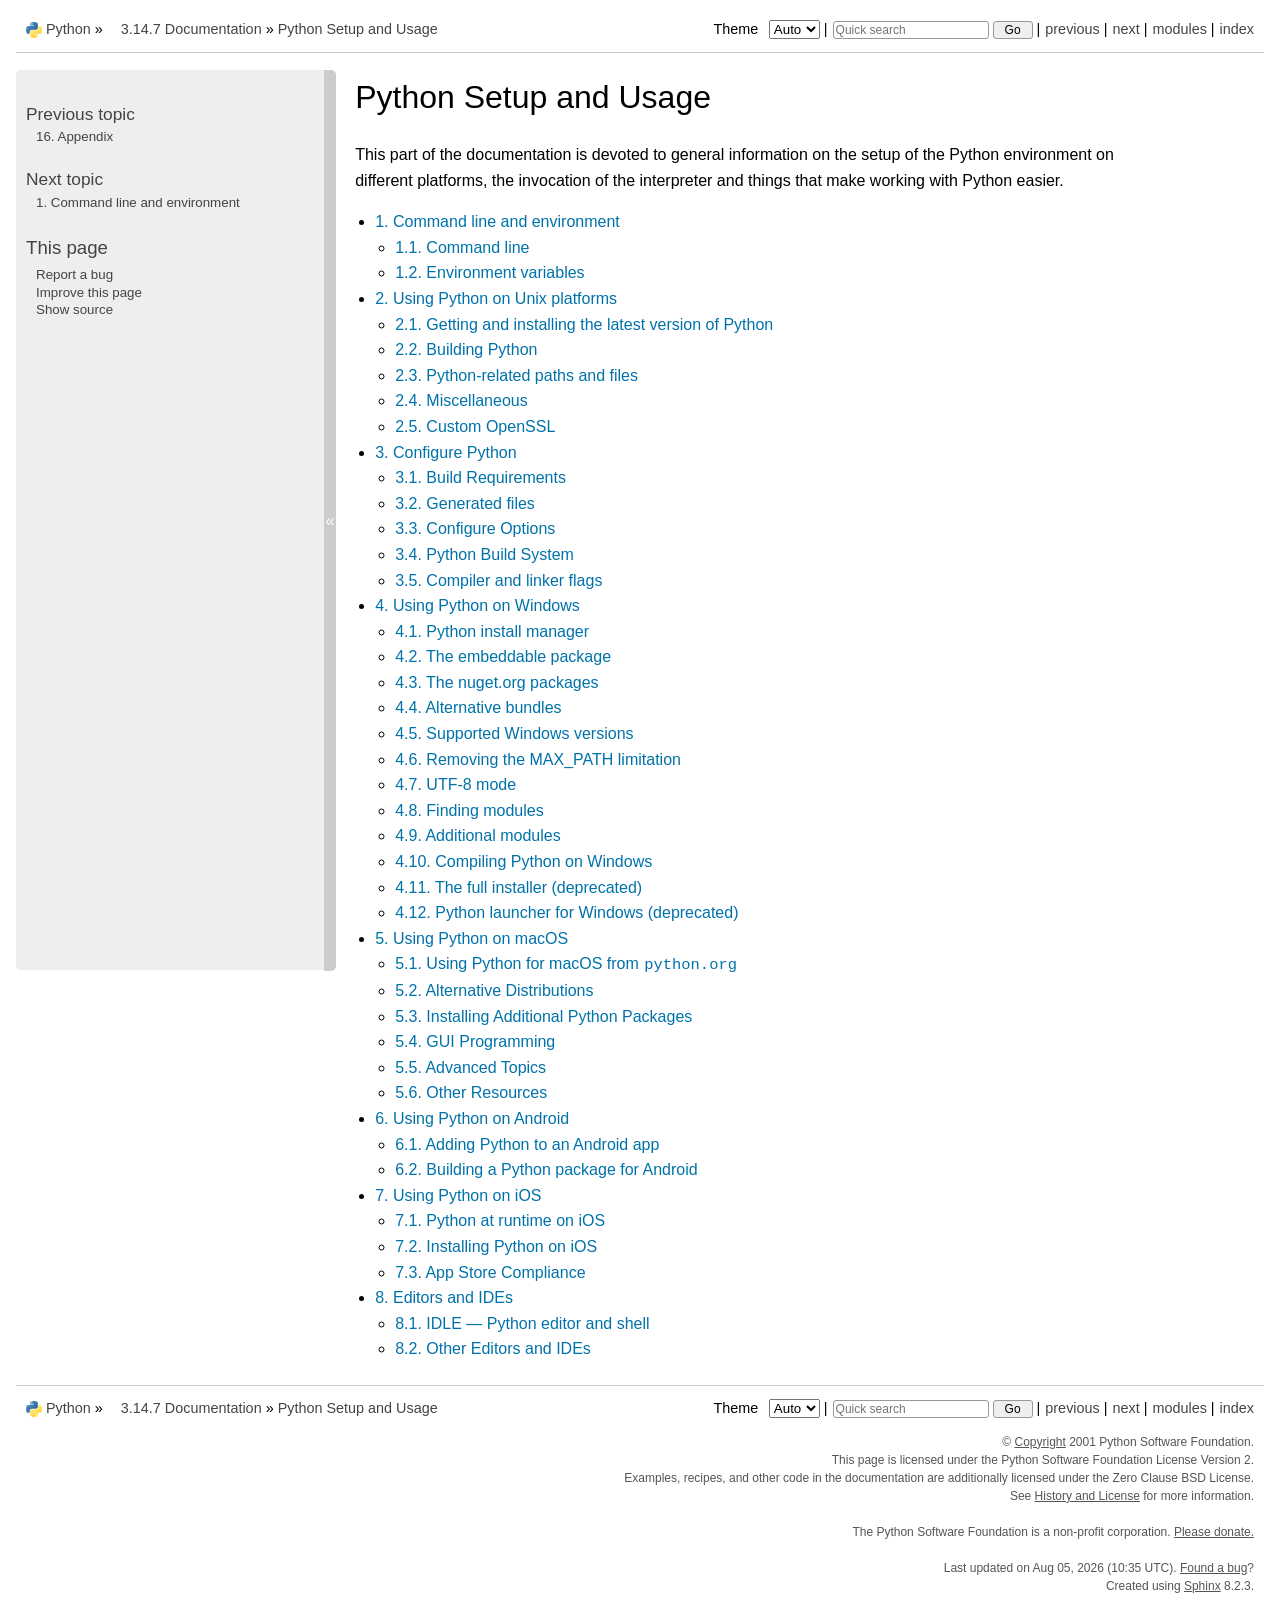
<file: Python/pythoncore-3.14-64/Doc/html/using/index.html>
<!DOCTYPE html>

<html lang="en" data-content_root="../">
  <head>
    <meta charset="utf-8" />
    <meta name="viewport" content="width=device-width, initial-scale=1.0" /><meta name="viewport" content="width=device-width, initial-scale=1" />
<meta property="og:title" content="Python Setup and Usage" />
<meta property="og:type" content="website" />
<meta property="og:url" content="https://docs.python.org/3/using/index.html" />
<meta property="og:site_name" content="Python documentation" />
<meta property="og:description" content="This part of the documentation is devoted to general information on the setup of the Python environment on different platforms, the invocation of the interpreter and things that make working with P..." />
<meta property="og:image" content="_static/og-image.png" />
<meta property="og:image:alt" content="Python documentation" />
<meta name="description" content="This part of the documentation is devoted to general information on the setup of the Python environment on different platforms, the invocation of the interpreter and things that make working with P..." />
<meta name="theme-color" content="#3776ab">
<meta property="og:image:width" content="200">
<meta property="og:image:height" content="200">

    <title>Python Setup and Usage &#8212; Python 3.14.7 documentation</title><meta name="viewport" content="width=device-width, initial-scale=1.0">
    
    <link rel="stylesheet" type="text/css" href="../_static/pygments.css?v=b86133f3" />
    <link rel="stylesheet" type="text/css" href="../_static/classic.css?v=234b1a7c" />
    <link rel="stylesheet" type="text/css" href="../_static/pydoctheme.css?v=4365c8fe" />
    <link id="pygments_dark_css" media="(prefers-color-scheme: dark)" rel="stylesheet" type="text/css" href="../_static/pygments_dark.css?v=5349f25f" />
    
    <script src="../_static/documentation_options.js?v=2f7d2144"></script>
    <script src="../_static/doctools.js?v=9bcbadda"></script>
    <script src="../_static/sphinx_highlight.js?v=dc90522c"></script>
    
    <script src="../_static/sidebar.js"></script>
    
    <link rel="search" type="application/opensearchdescription+xml"
          title="Search within Python 3.14.7 documentation"
          href="../_static/opensearch.xml"/>
    <link rel="author" title="About these documents" href="../about.html" />
    <link rel="index" title="Index" href="../genindex.html" />
    <link rel="search" title="Search" href="../search.html" />
    <link rel="copyright" title="Copyright" href="../copyright.html" />
    <link rel="next" title="1. Command line and environment" href="cmdline.html" />
    <link rel="prev" title="16. Appendix" href="../tutorial/appendix.html" />
    
      
      <link rel="canonical" href="https://docs.python.org/3/using/index.html">
      
    

    
    <style>
      @media only screen {
        table.full-width-table {
            width: 100%;
        }
      }
    </style>
<link rel="stylesheet" href="../_static/pydoctheme_dark.css" media="(prefers-color-scheme: dark)" id="pydoctheme_dark_css">
    <link rel="shortcut icon" type="image/png" href="../_static/py.svg">
            <script type="text/javascript" src="../_static/copybutton.js"></script>
            <script type="text/javascript" src="../_static/menu.js"></script>
            <script type="text/javascript" src="../_static/search-focus.js"></script>
            <script type="text/javascript" src="../_static/themetoggle.js"></script> 
            <script type="text/javascript" src="../_static/rtd_switcher.js"></script>
            <meta name="readthedocs-addons-api-version" content="1">

  </head>
<body>
<div class="mobile-nav">
    <input type="checkbox" id="menuToggler" class="toggler__input" aria-controls="navigation"
           aria-pressed="false" aria-expanded="false" role="button" aria-label="Menu">
    <nav class="nav-content" role="navigation">
        <label for="menuToggler" class="toggler__label">
            <span></span>
        </label>
        <span class="nav-items-wrapper">
            <a href="https://www.python.org/" class="nav-logo">
                <img src="../_static/py.svg" alt="Python logo">
            </a>
            <span class="version_switcher_placeholder"></span>
            <form role="search" class="search" action="../search.html" method="get">
                <svg xmlns="http://www.w3.org/2000/svg" width="20" height="20" viewBox="0 0 24 24" class="search-icon">
                    <path fill-rule="nonzero" fill="currentColor" d="M15.5 14h-.79l-.28-.27a6.5 6.5 0 001.48-5.34c-.47-2.78-2.79-5-5.59-5.34a6.505 6.505 0 00-7.27 7.27c.34 2.8 2.56 5.12 5.34 5.59a6.5 6.5 0 005.34-1.48l.27.28v.79l4.25 4.25c.41.41 1.08.41 1.49 0 .41-.41.41-1.08 0-1.49L15.5 14zm-6 0C7.01 14 5 11.99 5 9.5S7.01 5 9.5 5 14 7.01 14 9.5 11.99 14 9.5 14z"></path>
                </svg>
                <input placeholder="Quick search" aria-label="Quick search" type="search" name="q">
                <input type="submit" value="Go">
            </form>
        </span>
    </nav>
    <div class="menu-wrapper">
        <nav class="menu" role="navigation" aria-label="main navigation">
            <div class="language_switcher_placeholder"></div>
            
<label class="theme-selector-label">
    Theme
    <select class="theme-selector" oninput="activateTheme(this.value)">
        <option value="auto" selected>Auto</option>
        <option value="light">Light</option>
        <option value="dark">Dark</option>
    </select>
</label>
  <div>
    <h4>Previous topic</h4>
    <p class="topless"><a href="../tutorial/appendix.html"
                          title="previous chapter"><span class="section-number">16. </span>Appendix</a></p>
  </div>
  <div>
    <h4>Next topic</h4>
    <p class="topless"><a href="cmdline.html"
                          title="next chapter"><span class="section-number">1. </span>Command line and environment</a></p>
  </div>
  <script>
    document.addEventListener('DOMContentLoaded', () => {
        const title = document.querySelector('meta[property="og:title"]').content;
        const elements = document.querySelectorAll('.improvepage');
        const pageurl = window.location.href.split('?')[0];
        elements.forEach(element => {
            const url = new URL(element.href.split('?')[0].replace("-nojs", ""));
            url.searchParams.set('pagetitle', title);
            url.searchParams.set('pageurl', pageurl);
            url.searchParams.set('pagesource', "using/index.rst");
            element.href = url.toString();
        });
    });
  </script>
  <div role="note" aria-label="source link">
    <h3>This page</h3>
    <ul class="this-page-menu">
      <li><a href="../bugs.html">Report a bug</a></li>
      <li><a class="improvepage" href="../improve-page-nojs.html">Improve this page</a></li>
      <li>
        <a href="https://github.com/python/cpython/blob/main/Doc/using/index.rst?plain=1"
            rel="nofollow">Show source
        </a>
      </li>
      
    </ul>
  </div>
        </nav>
    </div>
</div>

  
    <div class="related" role="navigation" aria-label="Related">
      <h3>Navigation</h3>
      <ul>
        <li class="right" style="margin-right: 10px">
          <a href="../genindex.html" title="General Index"
             accesskey="I">index</a></li>
        <li class="right" >
          <a href="../py-modindex.html" title="Python Module Index"
             >modules</a> |</li>
        <li class="right" >
          <a href="cmdline.html" title="1. Command line and environment"
             accesskey="N">next</a> |</li>
        <li class="right" >
          <a href="../tutorial/appendix.html" title="16. Appendix"
             accesskey="P">previous</a> |</li>

          <li><img src="../_static/py.svg" alt="Python logo" style="vertical-align: middle; margin-top: -1px"></li>
          <li><a href="https://www.python.org/">Python</a> &#187;</li>
          <li class="switchers">
            <div class="language_switcher_placeholder"></div>
            <div class="version_switcher_placeholder"></div>
          </li>
          <li>
              
          </li>
    <li id="cpython-language-and-version">
      <a href="../index.html">3.14.7 Documentation</a> &#187;
    </li>

        <li class="nav-item nav-item-this"><a href="">Python Setup and Usage</a></li>
                <li class="right">
                    

    <div class="inline-search" role="search">
        <form class="inline-search" action="../search.html" method="get">
          <input placeholder="Quick search" aria-label="Quick search" type="search" name="q" id="search-box">
          <input type="submit" value="Go">
        </form>
    </div>
                     |
                </li>
            <li class="right">
<label class="theme-selector-label">
    Theme
    <select class="theme-selector" oninput="activateTheme(this.value)">
        <option value="auto" selected>Auto</option>
        <option value="light">Light</option>
        <option value="dark">Dark</option>
    </select>
</label> |</li>
            
      </ul>
    </div>    

    <div class="document">
      <div class="documentwrapper">
        <div class="bodywrapper">
          <div class="body" role="main">
            
  <section id="python-setup-and-usage">
<span id="using-index"></span><h1>Python Setup and Usage<a class="headerlink" href="#python-setup-and-usage" title="Link to this heading">¶</a></h1>
<p>This part of the documentation is devoted to general information on the setup
of the Python environment on different platforms, the invocation of the
interpreter and things that make working with Python easier.</p>
<div class="toctree-wrapper compound">
<ul>
<li class="toctree-l1"><a class="reference internal" href="cmdline.html">1. Command line and environment</a><ul>
<li class="toctree-l2"><a class="reference internal" href="cmdline.html#command-line">1.1. Command line</a></li>
<li class="toctree-l2"><a class="reference internal" href="cmdline.html#environment-variables">1.2. Environment variables</a></li>
</ul>
</li>
<li class="toctree-l1"><a class="reference internal" href="unix.html">2. Using Python on Unix platforms</a><ul>
<li class="toctree-l2"><a class="reference internal" href="unix.html#getting-and-installing-the-latest-version-of-python">2.1. Getting and installing the latest version of Python</a></li>
<li class="toctree-l2"><a class="reference internal" href="unix.html#building-python">2.2. Building Python</a></li>
<li class="toctree-l2"><a class="reference internal" href="unix.html#python-related-paths-and-files">2.3. Python-related paths and files</a></li>
<li class="toctree-l2"><a class="reference internal" href="unix.html#miscellaneous">2.4. Miscellaneous</a></li>
<li class="toctree-l2"><a class="reference internal" href="unix.html#custom-openssl">2.5. Custom OpenSSL</a></li>
</ul>
</li>
<li class="toctree-l1"><a class="reference internal" href="configure.html">3. Configure Python</a><ul>
<li class="toctree-l2"><a class="reference internal" href="configure.html#build-requirements">3.1. Build Requirements</a></li>
<li class="toctree-l2"><a class="reference internal" href="configure.html#generated-files">3.2. Generated files</a></li>
<li class="toctree-l2"><a class="reference internal" href="configure.html#configure-options">3.3. Configure Options</a></li>
<li class="toctree-l2"><a class="reference internal" href="configure.html#python-build-system">3.4. Python Build System</a></li>
<li class="toctree-l2"><a class="reference internal" href="configure.html#compiler-and-linker-flags">3.5. Compiler and linker flags</a></li>
</ul>
</li>
<li class="toctree-l1"><a class="reference internal" href="windows.html">4. Using Python on Windows</a><ul>
<li class="toctree-l2"><a class="reference internal" href="windows.html#python-install-manager">4.1. Python install manager</a></li>
<li class="toctree-l2"><a class="reference internal" href="windows.html#the-embeddable-package">4.2. The embeddable package</a></li>
<li class="toctree-l2"><a class="reference internal" href="windows.html#the-nuget-org-packages">4.3. The nuget.org packages</a></li>
<li class="toctree-l2"><a class="reference internal" href="windows.html#alternative-bundles">4.4. Alternative bundles</a></li>
<li class="toctree-l2"><a class="reference internal" href="windows.html#supported-windows-versions">4.5. Supported Windows versions</a></li>
<li class="toctree-l2"><a class="reference internal" href="windows.html#removing-the-max-path-limitation">4.6. Removing the MAX_PATH limitation</a></li>
<li class="toctree-l2"><a class="reference internal" href="windows.html#utf-8-mode">4.7. UTF-8 mode</a></li>
<li class="toctree-l2"><a class="reference internal" href="windows.html#finding-modules">4.8. Finding modules</a></li>
<li class="toctree-l2"><a class="reference internal" href="windows.html#additional-modules">4.9. Additional modules</a></li>
<li class="toctree-l2"><a class="reference internal" href="windows.html#compiling-python-on-windows">4.10. Compiling Python on Windows</a></li>
<li class="toctree-l2"><a class="reference internal" href="windows.html#the-full-installer-deprecated">4.11. The full installer (deprecated)</a></li>
<li class="toctree-l2"><a class="reference internal" href="windows.html#python-launcher-for-windows-deprecated">4.12. Python launcher for Windows (deprecated)</a></li>
</ul>
</li>
<li class="toctree-l1"><a class="reference internal" href="mac.html">5. Using Python on macOS</a><ul>
<li class="toctree-l2"><a class="reference internal" href="mac.html#using-python-for-macos-from-python-org">5.1. Using Python for macOS from <code class="docutils literal notranslate"><span class="pre">python.org</span></code></a></li>
<li class="toctree-l2"><a class="reference internal" href="mac.html#alternative-distributions">5.2. Alternative Distributions</a></li>
<li class="toctree-l2"><a class="reference internal" href="mac.html#installing-additional-python-packages">5.3. Installing Additional Python Packages</a></li>
<li class="toctree-l2"><a class="reference internal" href="mac.html#gui-programming">5.4. GUI Programming</a></li>
<li class="toctree-l2"><a class="reference internal" href="mac.html#advanced-topics">5.5. Advanced Topics</a></li>
<li class="toctree-l2"><a class="reference internal" href="mac.html#other-resources">5.6. Other Resources</a></li>
</ul>
</li>
<li class="toctree-l1"><a class="reference internal" href="android.html">6. Using Python on Android</a><ul>
<li class="toctree-l2"><a class="reference internal" href="android.html#adding-python-to-an-android-app">6.1. Adding Python to an Android app</a></li>
<li class="toctree-l2"><a class="reference internal" href="android.html#building-a-python-package-for-android">6.2. Building a Python package for Android</a></li>
</ul>
</li>
<li class="toctree-l1"><a class="reference internal" href="ios.html">7. Using Python on iOS</a><ul>
<li class="toctree-l2"><a class="reference internal" href="ios.html#python-at-runtime-on-ios">7.1. Python at runtime on iOS</a></li>
<li class="toctree-l2"><a class="reference internal" href="ios.html#installing-python-on-ios">7.2. Installing Python on iOS</a></li>
<li class="toctree-l2"><a class="reference internal" href="ios.html#app-store-compliance">7.3. App Store Compliance</a></li>
</ul>
</li>
<li class="toctree-l1"><a class="reference internal" href="editors.html">8. Editors and IDEs</a><ul>
<li class="toctree-l2"><a class="reference internal" href="editors.html#idle-python-editor-and-shell">8.1. IDLE — Python editor and shell</a></li>
<li class="toctree-l2"><a class="reference internal" href="editors.html#other-editors-and-ides">8.2. Other Editors and IDEs</a></li>
</ul>
</li>
</ul>
</div>
</section>


            <div class="clearer"></div>
          </div>
        </div>
      </div>
      <div class="sphinxsidebar" role="navigation" aria-label="Main">
        <div class="sphinxsidebarwrapper">
  <div>
    <h4>Previous topic</h4>
    <p class="topless"><a href="../tutorial/appendix.html"
                          title="previous chapter"><span class="section-number">16. </span>Appendix</a></p>
  </div>
  <div>
    <h4>Next topic</h4>
    <p class="topless"><a href="cmdline.html"
                          title="next chapter"><span class="section-number">1. </span>Command line and environment</a></p>
  </div>
  <script>
    document.addEventListener('DOMContentLoaded', () => {
        const title = document.querySelector('meta[property="og:title"]').content;
        const elements = document.querySelectorAll('.improvepage');
        const pageurl = window.location.href.split('?')[0];
        elements.forEach(element => {
            const url = new URL(element.href.split('?')[0].replace("-nojs", ""));
            url.searchParams.set('pagetitle', title);
            url.searchParams.set('pageurl', pageurl);
            url.searchParams.set('pagesource', "using/index.rst");
            element.href = url.toString();
        });
    });
  </script>
  <div role="note" aria-label="source link">
    <h3>This page</h3>
    <ul class="this-page-menu">
      <li><a href="../bugs.html">Report a bug</a></li>
      <li><a class="improvepage" href="../improve-page-nojs.html">Improve this page</a></li>
      <li>
        <a href="https://github.com/python/cpython/blob/main/Doc/using/index.rst?plain=1"
            rel="nofollow">Show source
        </a>
      </li>
      
    </ul>
  </div>
        </div>
<div id="sidebarbutton" title="Collapse sidebar">
<span>«</span>
</div>

      </div>
      <div class="clearer"></div>
    </div>  
    <div class="related" role="navigation" aria-label="Related">
      <h3>Navigation</h3>
      <ul>
        <li class="right" style="margin-right: 10px">
          <a href="../genindex.html" title="General Index"
             >index</a></li>
        <li class="right" >
          <a href="../py-modindex.html" title="Python Module Index"
             >modules</a> |</li>
        <li class="right" >
          <a href="cmdline.html" title="1. Command line and environment"
             >next</a> |</li>
        <li class="right" >
          <a href="../tutorial/appendix.html" title="16. Appendix"
             >previous</a> |</li>

          <li><img src="../_static/py.svg" alt="Python logo" style="vertical-align: middle; margin-top: -1px"></li>
          <li><a href="https://www.python.org/">Python</a> &#187;</li>
          <li class="switchers">
            <div class="language_switcher_placeholder"></div>
            <div class="version_switcher_placeholder"></div>
          </li>
          <li>
              
          </li>
    <li id="cpython-language-and-version">
      <a href="../index.html">3.14.7 Documentation</a> &#187;
    </li>

        <li class="nav-item nav-item-this"><a href="">Python Setup and Usage</a></li>
                <li class="right">
                    

    <div class="inline-search" role="search">
        <form class="inline-search" action="../search.html" method="get">
          <input placeholder="Quick search" aria-label="Quick search" type="search" name="q" id="search-box">
          <input type="submit" value="Go">
        </form>
    </div>
                     |
                </li>
            <li class="right">
<label class="theme-selector-label">
    Theme
    <select class="theme-selector" oninput="activateTheme(this.value)">
        <option value="auto" selected>Auto</option>
        <option value="light">Light</option>
        <option value="dark">Dark</option>
    </select>
</label> |</li>
            
      </ul>
    </div>  
    <div class="footer">
    &copy; <a href="../copyright.html">Copyright</a> 2001 Python Software Foundation.
    <br>
    This page is licensed under the Python Software Foundation License Version 2.
    <br>
    Examples, recipes, and other code in the documentation are additionally licensed under the Zero Clause BSD License.
    <br>
    
      See <a href="/license.html">History and License</a> for more information.<br>
    
    
    <br>

    The Python Software Foundation is a non-profit corporation.
<a href="https://www.python.org/psf/donations/">Please donate.</a>
<br>
    <br>
      Last updated on Aug 05, 2026 (10:35 UTC).
    
      <a href="/bugs.html">Found a bug</a>?
    
    <br>

    Created using <a href="https://www.sphinx-doc.org/">Sphinx</a> 8.2.3.
    </div>

  </body>
</html>
</file>
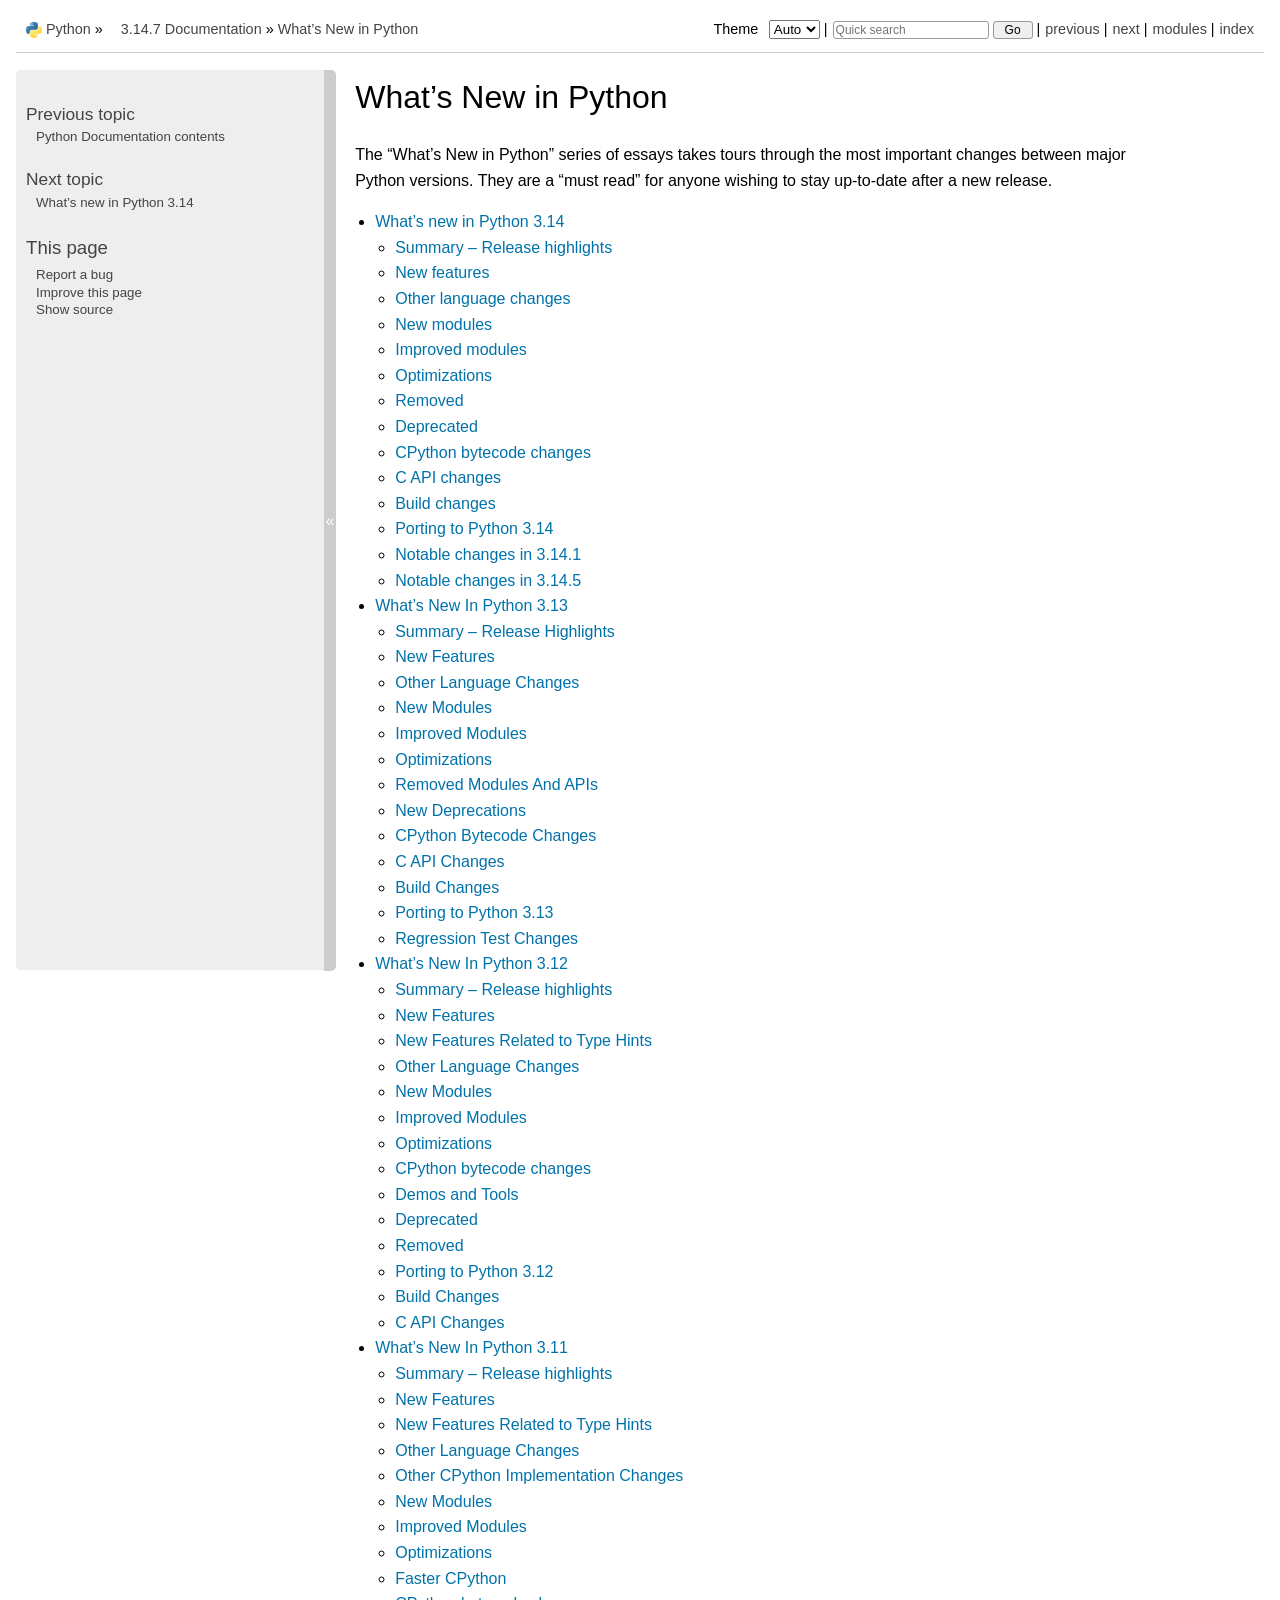
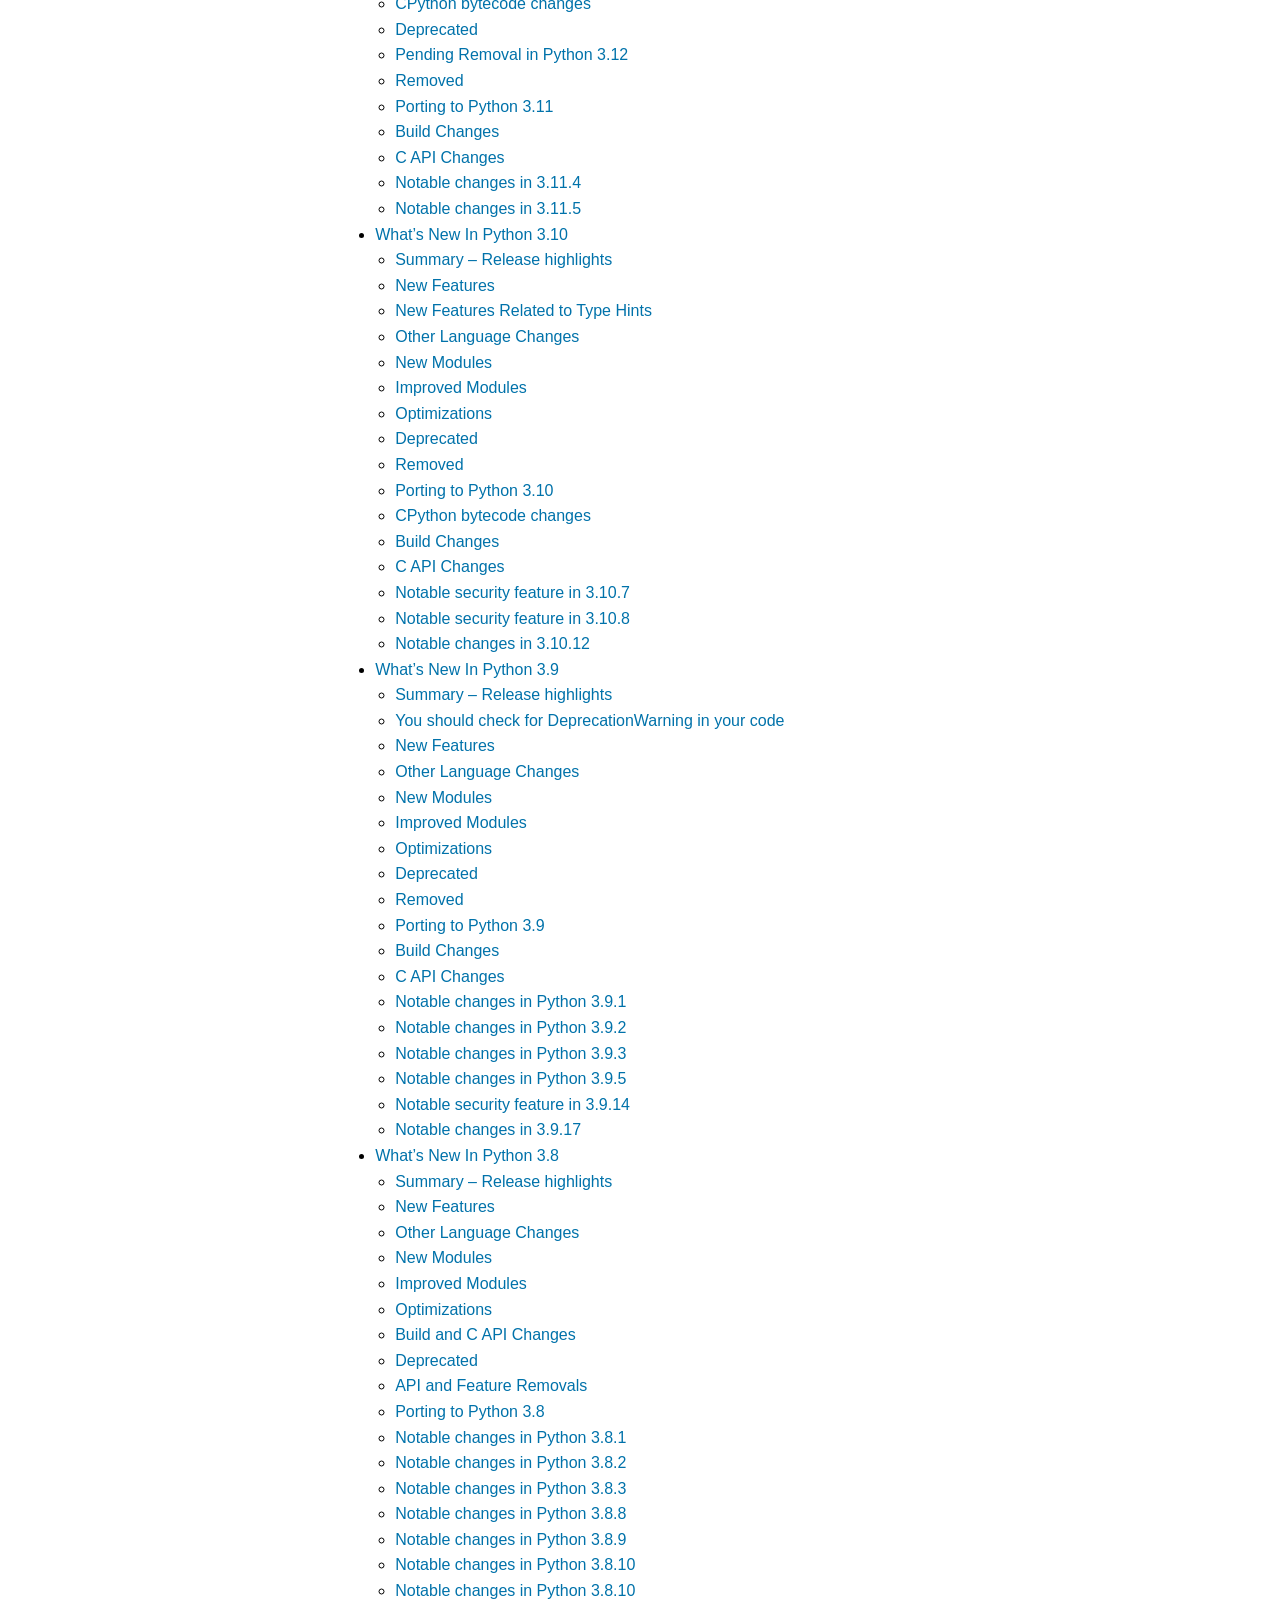
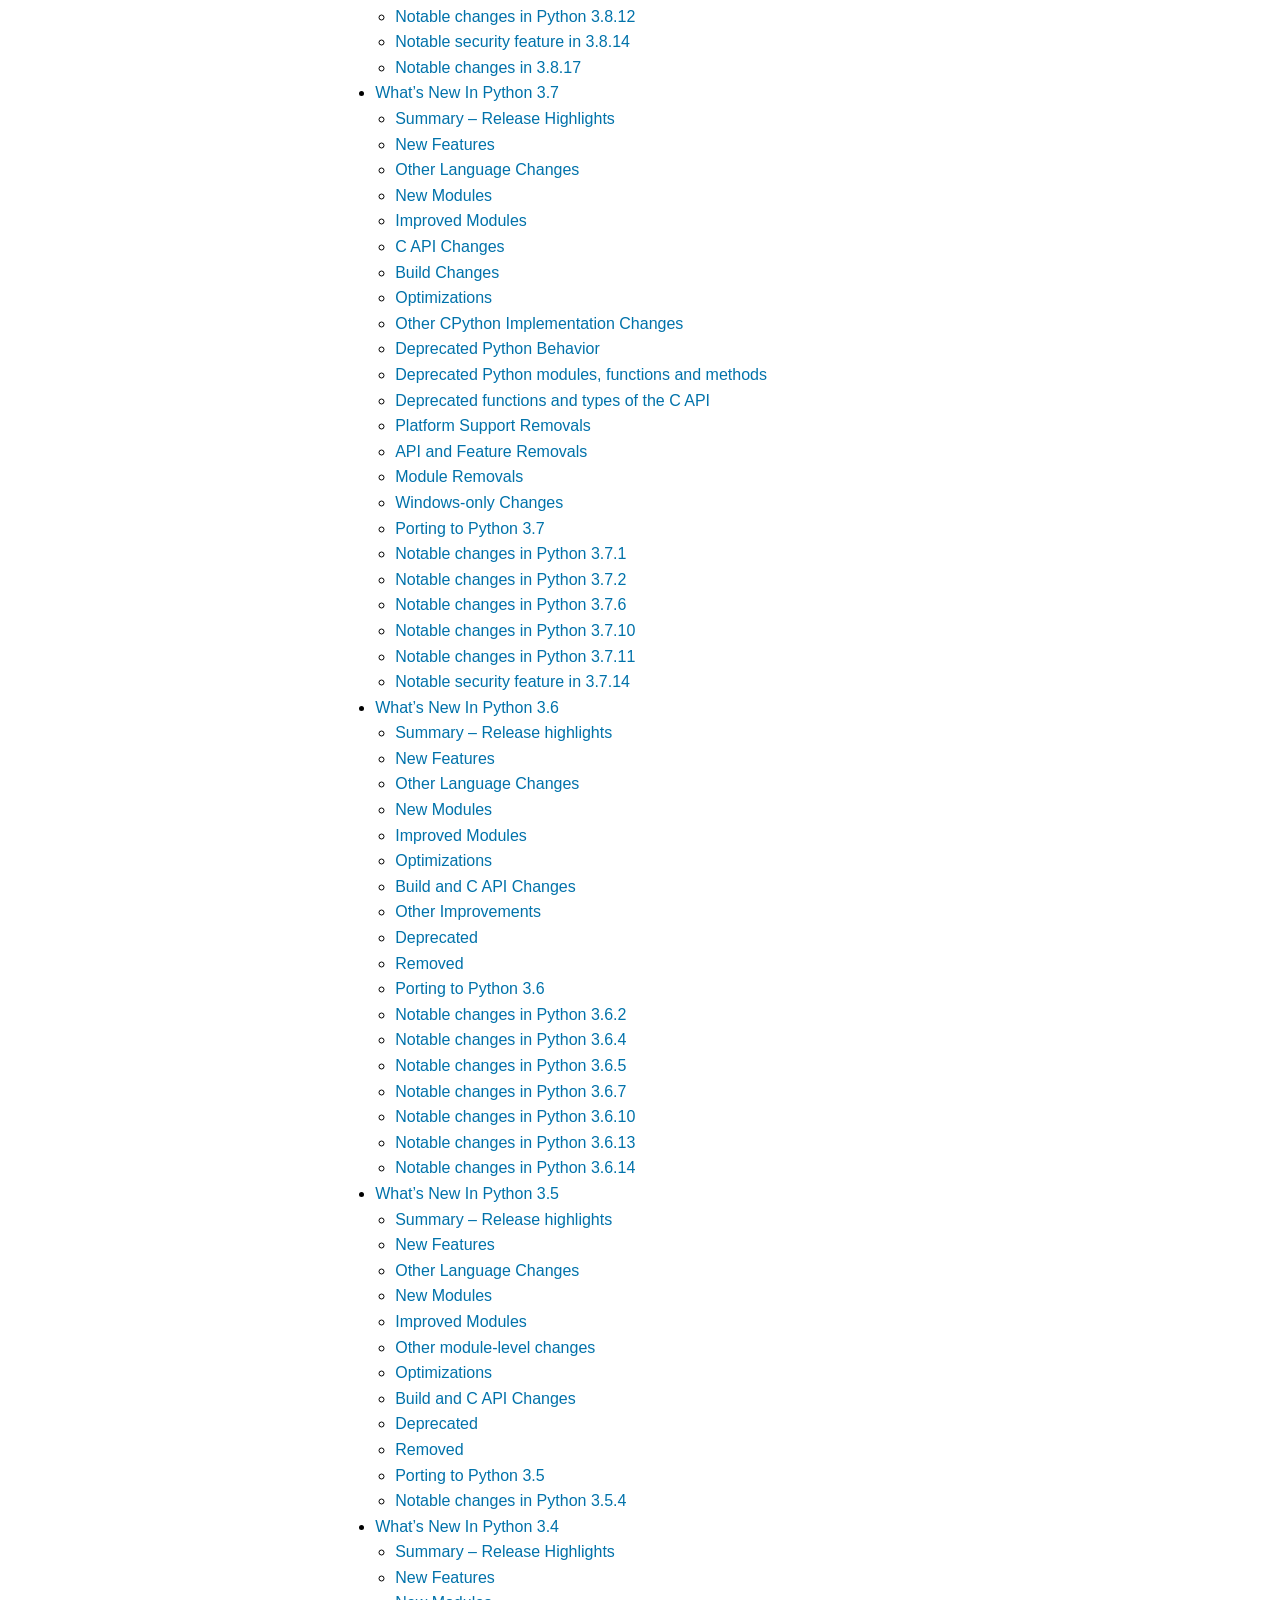
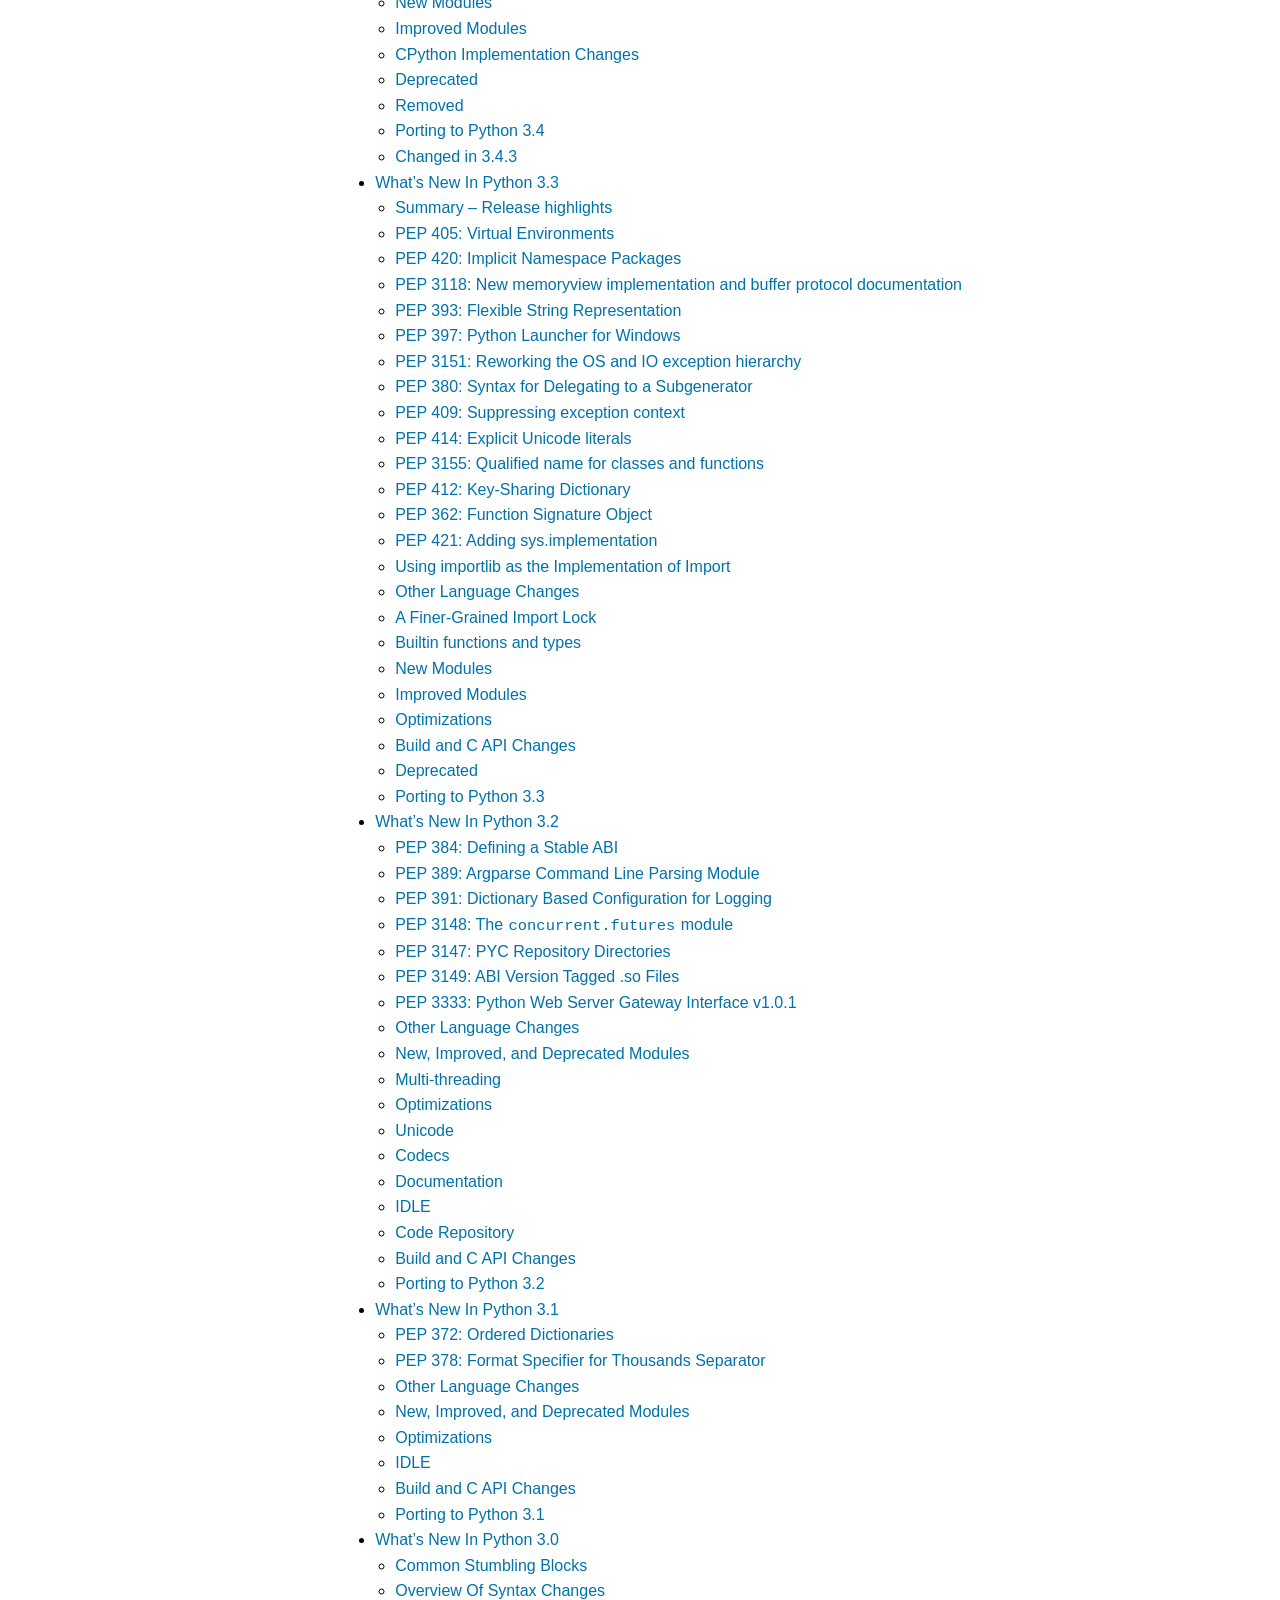
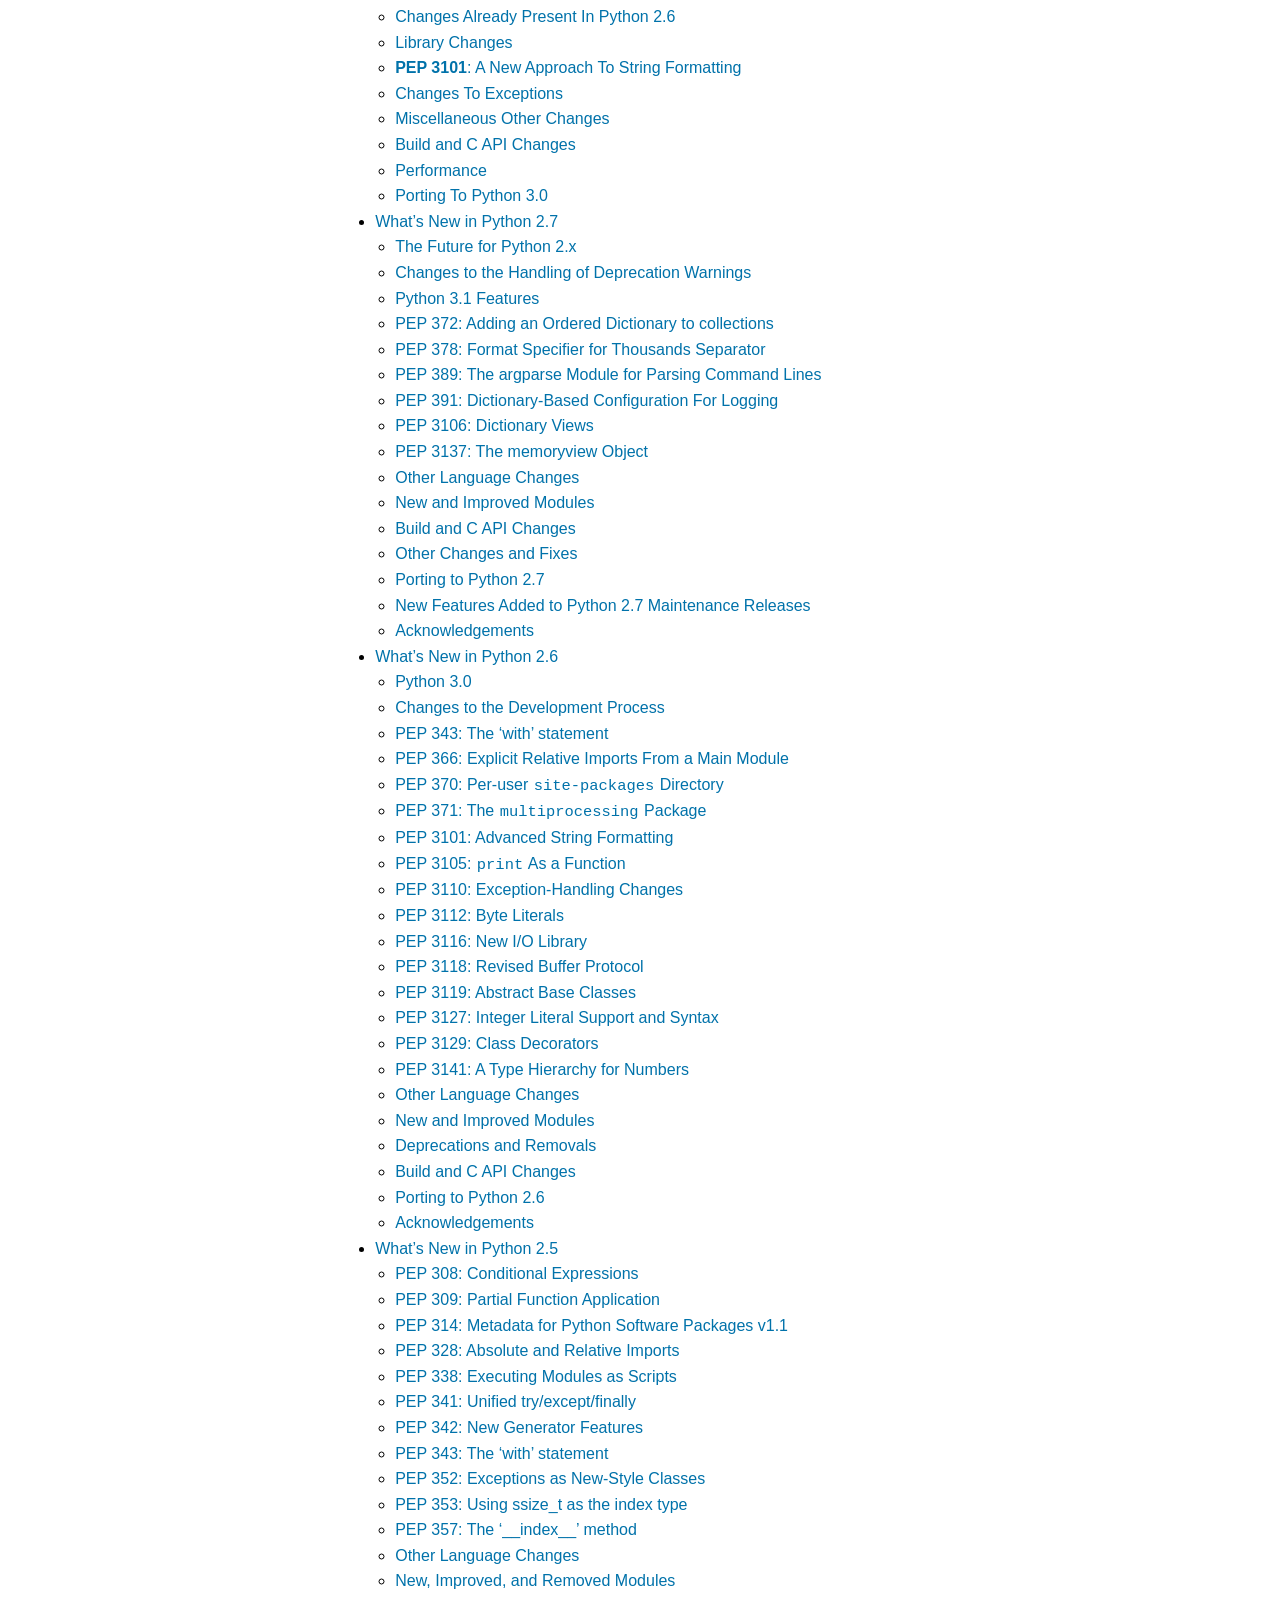
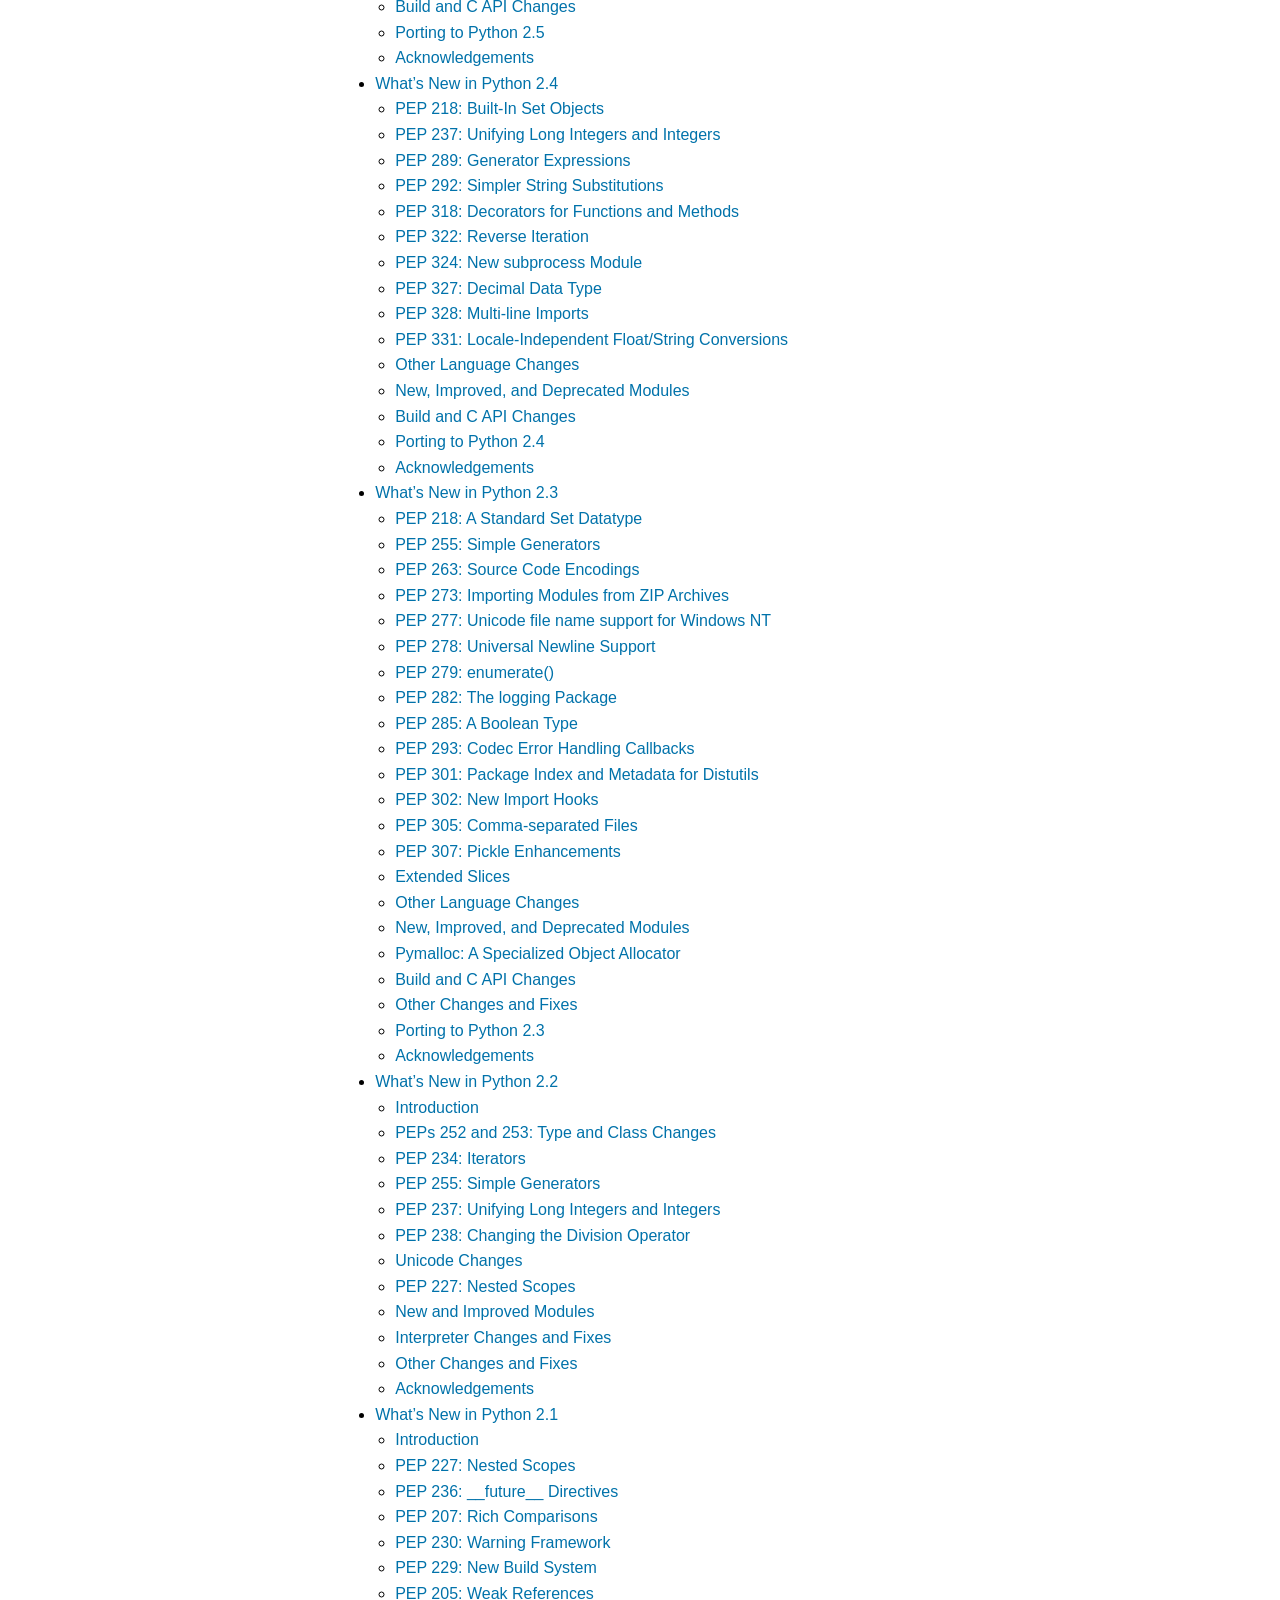
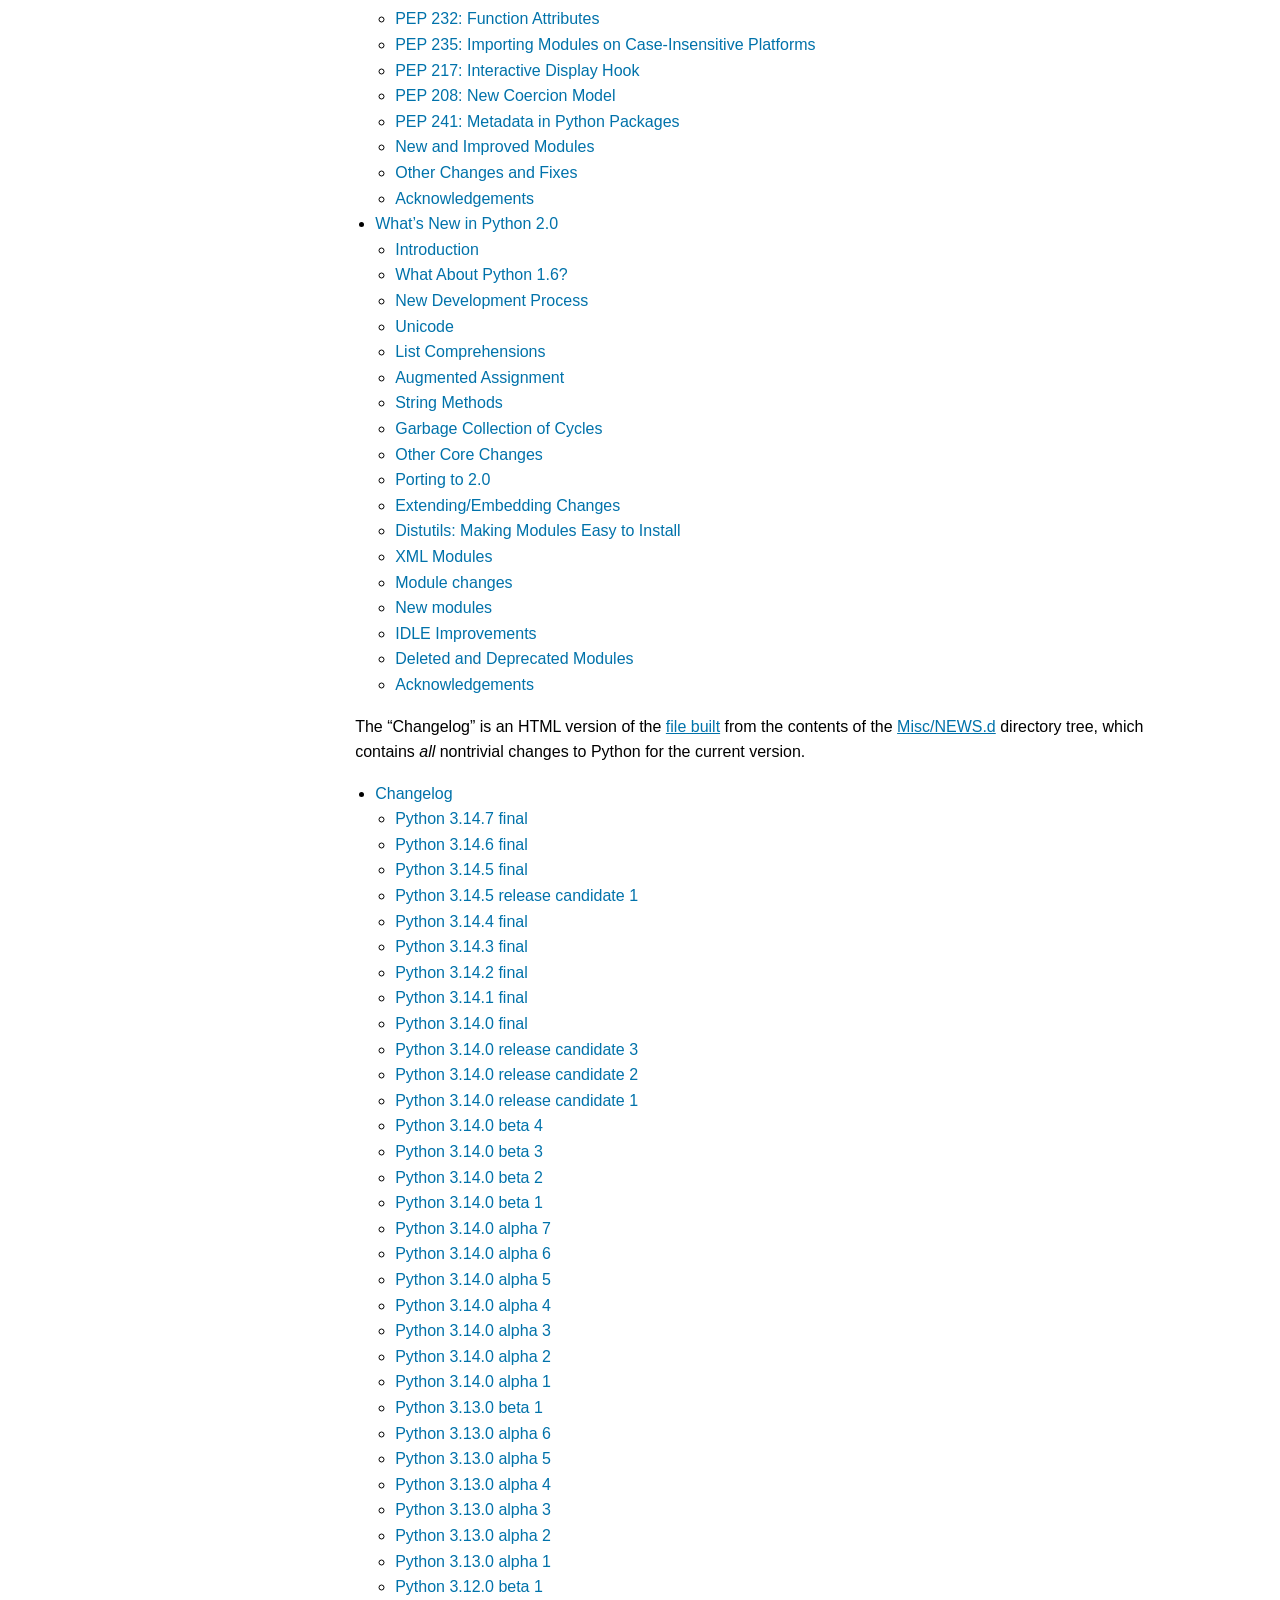
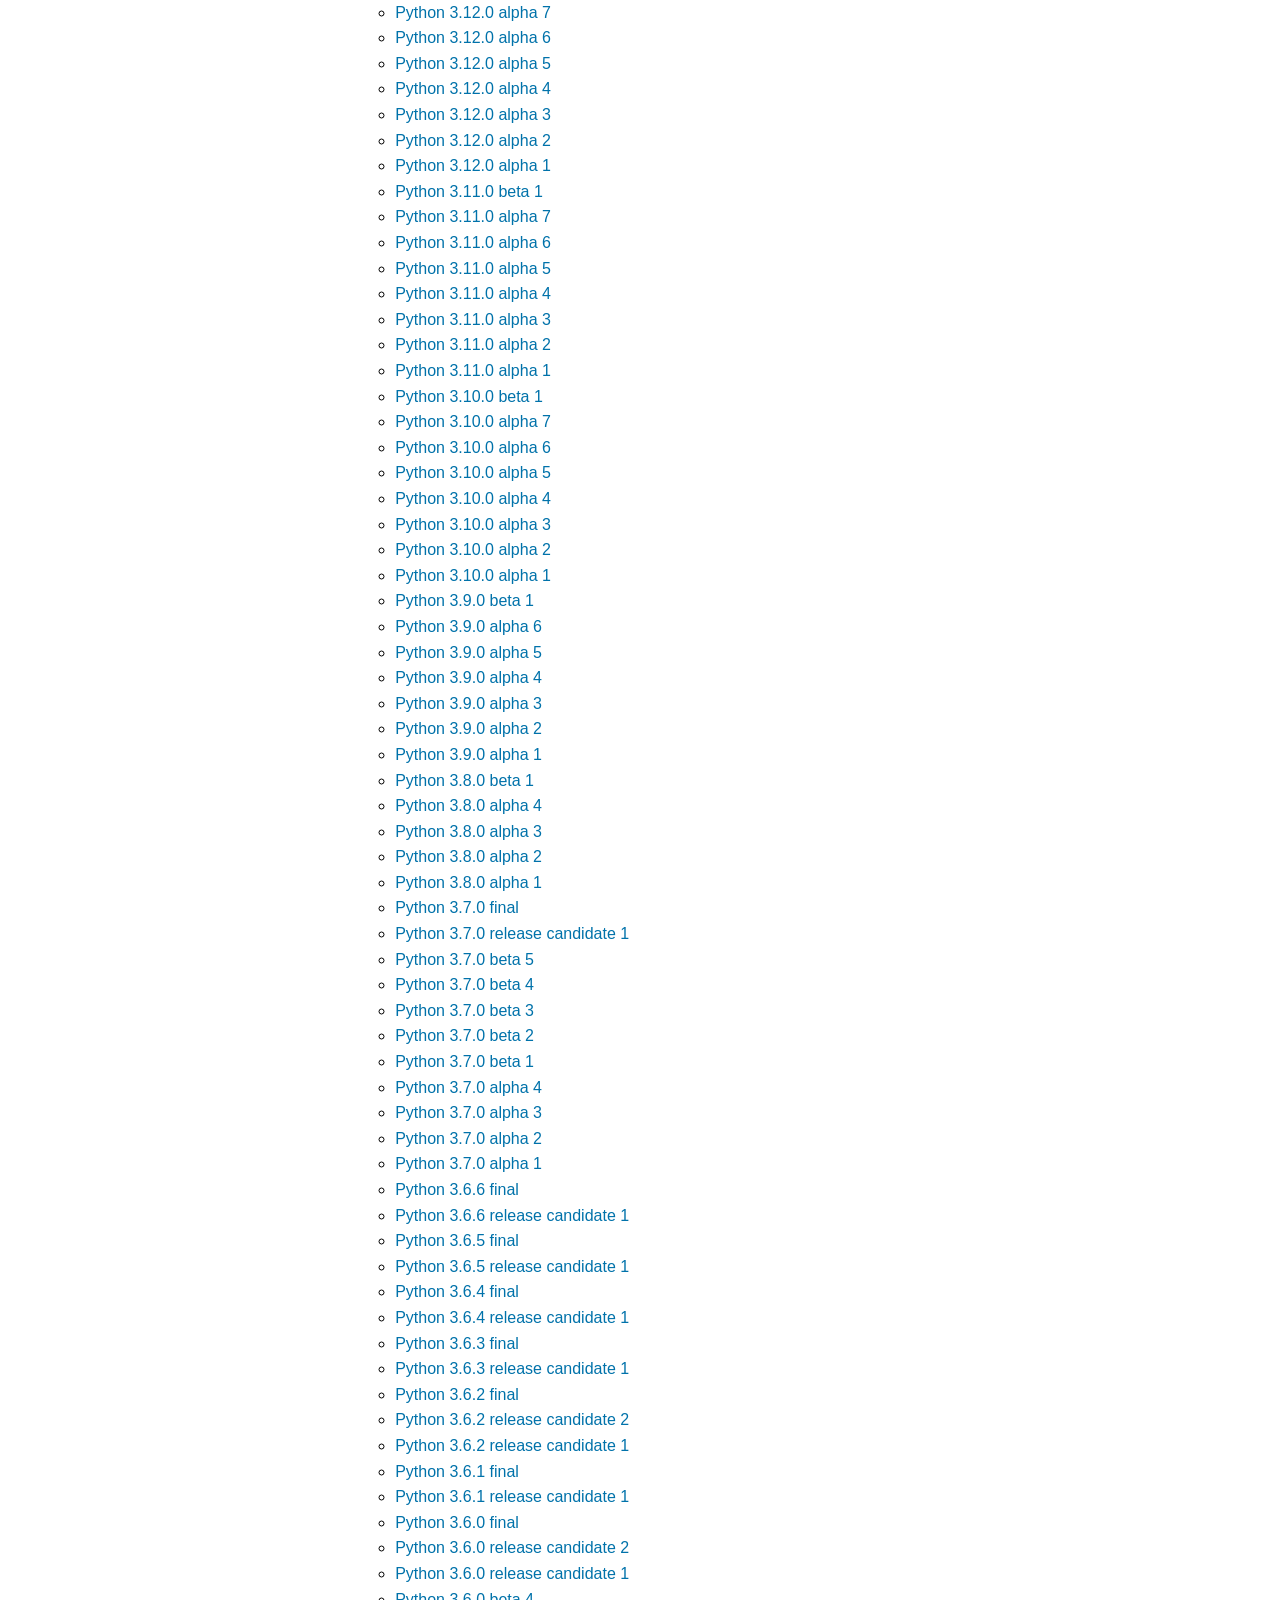
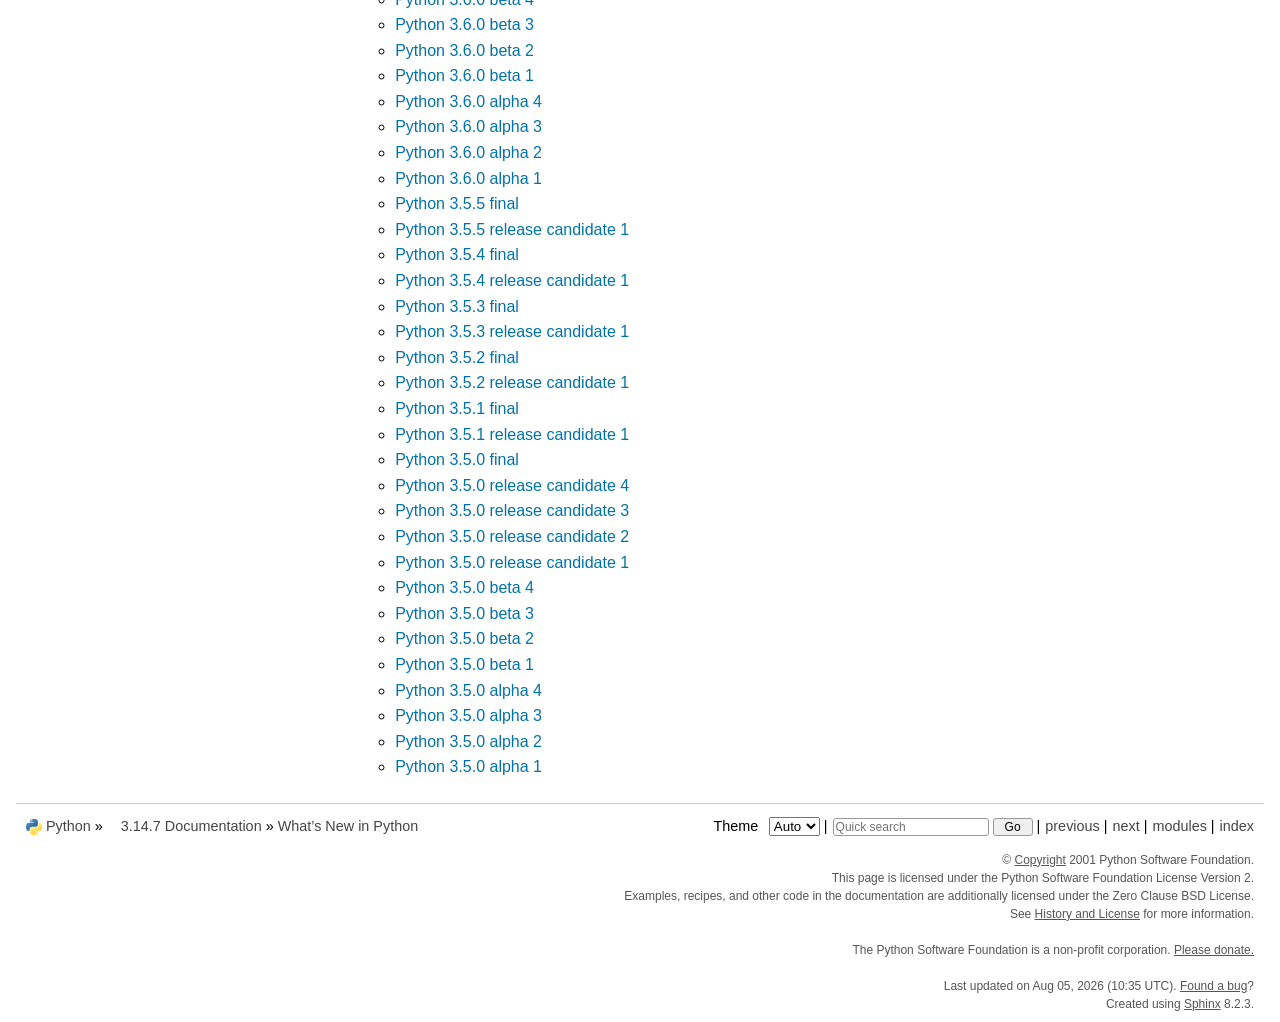
<file: Python/pythoncore-3.14-64/Doc/html/whatsnew/index.html>
<!DOCTYPE html>

<html lang="en" data-content_root="../">
  <head>
    <meta charset="utf-8" />
    <meta name="viewport" content="width=device-width, initial-scale=1.0" /><meta name="viewport" content="width=device-width, initial-scale=1" />
<meta property="og:title" content="What’s New in Python" />
<meta property="og:type" content="website" />
<meta property="og:url" content="https://docs.python.org/3/whatsnew/index.html" />
<meta property="og:site_name" content="Python documentation" />
<meta property="og:description" content="The “What’s New in Python” series of essays takes tours through the most important changes between major Python versions. They are a “must read” for anyone wishing to stay up-to-date after a new re..." />
<meta property="og:image" content="_static/og-image.png" />
<meta property="og:image:alt" content="Python documentation" />
<meta name="description" content="The “What’s New in Python” series of essays takes tours through the most important changes between major Python versions. They are a “must read” for anyone wishing to stay up-to-date after a new re..." />
<meta name="theme-color" content="#3776ab">
<meta property="og:image:width" content="200">
<meta property="og:image:height" content="200">

    <title>What’s New in Python &#8212; Python 3.14.7 documentation</title><meta name="viewport" content="width=device-width, initial-scale=1.0">
    
    <link rel="stylesheet" type="text/css" href="../_static/pygments.css?v=b86133f3" />
    <link rel="stylesheet" type="text/css" href="../_static/classic.css?v=234b1a7c" />
    <link rel="stylesheet" type="text/css" href="../_static/pydoctheme.css?v=4365c8fe" />
    <link id="pygments_dark_css" media="(prefers-color-scheme: dark)" rel="stylesheet" type="text/css" href="../_static/pygments_dark.css?v=5349f25f" />
    
    <script src="../_static/documentation_options.js?v=2f7d2144"></script>
    <script src="../_static/doctools.js?v=9bcbadda"></script>
    <script src="../_static/sphinx_highlight.js?v=dc90522c"></script>
    
    <script src="../_static/sidebar.js"></script>
    
    <link rel="search" type="application/opensearchdescription+xml"
          title="Search within Python 3.14.7 documentation"
          href="../_static/opensearch.xml"/>
    <link rel="author" title="About these documents" href="../about.html" />
    <link rel="index" title="Index" href="../genindex.html" />
    <link rel="search" title="Search" href="../search.html" />
    <link rel="copyright" title="Copyright" href="../copyright.html" />
    <link rel="next" title="What’s new in Python 3.14" href="3.14.html" />
    <link rel="prev" title="Python Documentation contents" href="../contents.html" />
    
      
      <link rel="canonical" href="https://docs.python.org/3/whatsnew/index.html">
      
    

    
    <style>
      @media only screen {
        table.full-width-table {
            width: 100%;
        }
      }
    </style>
<link rel="stylesheet" href="../_static/pydoctheme_dark.css" media="(prefers-color-scheme: dark)" id="pydoctheme_dark_css">
    <link rel="shortcut icon" type="image/png" href="../_static/py.svg">
            <script type="text/javascript" src="../_static/copybutton.js"></script>
            <script type="text/javascript" src="../_static/menu.js"></script>
            <script type="text/javascript" src="../_static/search-focus.js"></script>
            <script type="text/javascript" src="../_static/themetoggle.js"></script> 
            <script type="text/javascript" src="../_static/rtd_switcher.js"></script>
            <meta name="readthedocs-addons-api-version" content="1">

  </head>
<body>
<div class="mobile-nav">
    <input type="checkbox" id="menuToggler" class="toggler__input" aria-controls="navigation"
           aria-pressed="false" aria-expanded="false" role="button" aria-label="Menu">
    <nav class="nav-content" role="navigation">
        <label for="menuToggler" class="toggler__label">
            <span></span>
        </label>
        <span class="nav-items-wrapper">
            <a href="https://www.python.org/" class="nav-logo">
                <img src="../_static/py.svg" alt="Python logo">
            </a>
            <span class="version_switcher_placeholder"></span>
            <form role="search" class="search" action="../search.html" method="get">
                <svg xmlns="http://www.w3.org/2000/svg" width="20" height="20" viewBox="0 0 24 24" class="search-icon">
                    <path fill-rule="nonzero" fill="currentColor" d="M15.5 14h-.79l-.28-.27a6.5 6.5 0 001.48-5.34c-.47-2.78-2.79-5-5.59-5.34a6.505 6.505 0 00-7.27 7.27c.34 2.8 2.56 5.12 5.34 5.59a6.5 6.5 0 005.34-1.48l.27.28v.79l4.25 4.25c.41.41 1.08.41 1.49 0 .41-.41.41-1.08 0-1.49L15.5 14zm-6 0C7.01 14 5 11.99 5 9.5S7.01 5 9.5 5 14 7.01 14 9.5 11.99 14 9.5 14z"></path>
                </svg>
                <input placeholder="Quick search" aria-label="Quick search" type="search" name="q">
                <input type="submit" value="Go">
            </form>
        </span>
    </nav>
    <div class="menu-wrapper">
        <nav class="menu" role="navigation" aria-label="main navigation">
            <div class="language_switcher_placeholder"></div>
            
<label class="theme-selector-label">
    Theme
    <select class="theme-selector" oninput="activateTheme(this.value)">
        <option value="auto" selected>Auto</option>
        <option value="light">Light</option>
        <option value="dark">Dark</option>
    </select>
</label>
  <div>
    <h4>Previous topic</h4>
    <p class="topless"><a href="../contents.html"
                          title="previous chapter">Python Documentation contents</a></p>
  </div>
  <div>
    <h4>Next topic</h4>
    <p class="topless"><a href="3.14.html"
                          title="next chapter">What’s new in Python 3.14</a></p>
  </div>
  <script>
    document.addEventListener('DOMContentLoaded', () => {
        const title = document.querySelector('meta[property="og:title"]').content;
        const elements = document.querySelectorAll('.improvepage');
        const pageurl = window.location.href.split('?')[0];
        elements.forEach(element => {
            const url = new URL(element.href.split('?')[0].replace("-nojs", ""));
            url.searchParams.set('pagetitle', title);
            url.searchParams.set('pageurl', pageurl);
            url.searchParams.set('pagesource', "whatsnew/index.rst");
            element.href = url.toString();
        });
    });
  </script>
  <div role="note" aria-label="source link">
    <h3>This page</h3>
    <ul class="this-page-menu">
      <li><a href="../bugs.html">Report a bug</a></li>
      <li><a class="improvepage" href="../improve-page-nojs.html">Improve this page</a></li>
      <li>
        <a href="https://github.com/python/cpython/blob/main/Doc/whatsnew/index.rst?plain=1"
            rel="nofollow">Show source
        </a>
      </li>
      
    </ul>
  </div>
        </nav>
    </div>
</div>

  
    <div class="related" role="navigation" aria-label="Related">
      <h3>Navigation</h3>
      <ul>
        <li class="right" style="margin-right: 10px">
          <a href="../genindex.html" title="General Index"
             accesskey="I">index</a></li>
        <li class="right" >
          <a href="../py-modindex.html" title="Python Module Index"
             >modules</a> |</li>
        <li class="right" >
          <a href="3.14.html" title="What’s new in Python 3.14"
             accesskey="N">next</a> |</li>
        <li class="right" >
          <a href="../contents.html" title="Python Documentation contents"
             accesskey="P">previous</a> |</li>

          <li><img src="../_static/py.svg" alt="Python logo" style="vertical-align: middle; margin-top: -1px"></li>
          <li><a href="https://www.python.org/">Python</a> &#187;</li>
          <li class="switchers">
            <div class="language_switcher_placeholder"></div>
            <div class="version_switcher_placeholder"></div>
          </li>
          <li>
              
          </li>
    <li id="cpython-language-and-version">
      <a href="../index.html">3.14.7 Documentation</a> &#187;
    </li>

        <li class="nav-item nav-item-this"><a href="">What’s New in Python</a></li>
                <li class="right">
                    

    <div class="inline-search" role="search">
        <form class="inline-search" action="../search.html" method="get">
          <input placeholder="Quick search" aria-label="Quick search" type="search" name="q" id="search-box">
          <input type="submit" value="Go">
        </form>
    </div>
                     |
                </li>
            <li class="right">
<label class="theme-selector-label">
    Theme
    <select class="theme-selector" oninput="activateTheme(this.value)">
        <option value="auto" selected>Auto</option>
        <option value="light">Light</option>
        <option value="dark">Dark</option>
    </select>
</label> |</li>
            
      </ul>
    </div>    

    <div class="document">
      <div class="documentwrapper">
        <div class="bodywrapper">
          <div class="body" role="main">
            
  <section id="what-s-new-in-python">
<span id="whatsnew-index"></span><h1>What’s New in Python<a class="headerlink" href="#what-s-new-in-python" title="Link to this heading">¶</a></h1>
<p>The “What’s New in Python” series of essays takes tours through the most
important changes between major Python versions.  They are a “must read” for
anyone wishing to stay up-to-date after a new release.</p>
<div class="toctree-wrapper compound">
<ul>
<li class="toctree-l1"><a class="reference internal" href="3.14.html">What’s new in Python 3.14</a><ul>
<li class="toctree-l2"><a class="reference internal" href="3.14.html#summary-release-highlights">Summary – Release highlights</a></li>
<li class="toctree-l2"><a class="reference internal" href="3.14.html#new-features">New features</a></li>
<li class="toctree-l2"><a class="reference internal" href="3.14.html#other-language-changes">Other language changes</a></li>
<li class="toctree-l2"><a class="reference internal" href="3.14.html#new-modules">New modules</a></li>
<li class="toctree-l2"><a class="reference internal" href="3.14.html#improved-modules">Improved modules</a></li>
<li class="toctree-l2"><a class="reference internal" href="3.14.html#optimizations">Optimizations</a></li>
<li class="toctree-l2"><a class="reference internal" href="3.14.html#removed">Removed</a></li>
<li class="toctree-l2"><a class="reference internal" href="3.14.html#deprecated">Deprecated</a></li>
<li class="toctree-l2"><a class="reference internal" href="3.14.html#cpython-bytecode-changes">CPython bytecode changes</a></li>
<li class="toctree-l2"><a class="reference internal" href="3.14.html#c-api-changes">C API changes</a></li>
<li class="toctree-l2"><a class="reference internal" href="3.14.html#build-changes">Build changes</a></li>
<li class="toctree-l2"><a class="reference internal" href="3.14.html#porting-to-python-3-14">Porting to Python 3.14</a></li>
<li class="toctree-l2"><a class="reference internal" href="3.14.html#notable-changes-in-3-14-1">Notable changes in 3.14.1</a></li>
<li class="toctree-l2"><a class="reference internal" href="3.14.html#notable-changes-in-3-14-5">Notable changes in 3.14.5</a></li>
</ul>
</li>
<li class="toctree-l1"><a class="reference internal" href="3.13.html">What’s New In Python 3.13</a><ul>
<li class="toctree-l2"><a class="reference internal" href="3.13.html#summary-release-highlights">Summary – Release Highlights</a></li>
<li class="toctree-l2"><a class="reference internal" href="3.13.html#new-features">New Features</a></li>
<li class="toctree-l2"><a class="reference internal" href="3.13.html#other-language-changes">Other Language Changes</a></li>
<li class="toctree-l2"><a class="reference internal" href="3.13.html#new-modules">New Modules</a></li>
<li class="toctree-l2"><a class="reference internal" href="3.13.html#improved-modules">Improved Modules</a></li>
<li class="toctree-l2"><a class="reference internal" href="3.13.html#optimizations">Optimizations</a></li>
<li class="toctree-l2"><a class="reference internal" href="3.13.html#removed-modules-and-apis">Removed Modules And APIs</a></li>
<li class="toctree-l2"><a class="reference internal" href="3.13.html#new-deprecations">New Deprecations</a></li>
<li class="toctree-l2"><a class="reference internal" href="3.13.html#cpython-bytecode-changes">CPython Bytecode Changes</a></li>
<li class="toctree-l2"><a class="reference internal" href="3.13.html#c-api-changes">C API Changes</a></li>
<li class="toctree-l2"><a class="reference internal" href="3.13.html#build-changes">Build Changes</a></li>
<li class="toctree-l2"><a class="reference internal" href="3.13.html#porting-to-python-3-13">Porting to Python 3.13</a></li>
<li class="toctree-l2"><a class="reference internal" href="3.13.html#regression-test-changes">Regression Test Changes</a></li>
</ul>
</li>
<li class="toctree-l1"><a class="reference internal" href="3.12.html">What’s New In Python 3.12</a><ul>
<li class="toctree-l2"><a class="reference internal" href="3.12.html#summary-release-highlights">Summary – Release highlights</a></li>
<li class="toctree-l2"><a class="reference internal" href="3.12.html#new-features">New Features</a></li>
<li class="toctree-l2"><a class="reference internal" href="3.12.html#new-features-related-to-type-hints">New Features Related to Type Hints</a></li>
<li class="toctree-l2"><a class="reference internal" href="3.12.html#other-language-changes">Other Language Changes</a></li>
<li class="toctree-l2"><a class="reference internal" href="3.12.html#new-modules">New Modules</a></li>
<li class="toctree-l2"><a class="reference internal" href="3.12.html#improved-modules">Improved Modules</a></li>
<li class="toctree-l2"><a class="reference internal" href="3.12.html#optimizations">Optimizations</a></li>
<li class="toctree-l2"><a class="reference internal" href="3.12.html#cpython-bytecode-changes">CPython bytecode changes</a></li>
<li class="toctree-l2"><a class="reference internal" href="3.12.html#demos-and-tools">Demos and Tools</a></li>
<li class="toctree-l2"><a class="reference internal" href="3.12.html#deprecated">Deprecated</a></li>
<li class="toctree-l2"><a class="reference internal" href="3.12.html#removed">Removed</a></li>
<li class="toctree-l2"><a class="reference internal" href="3.12.html#porting-to-python-3-12">Porting to Python 3.12</a></li>
<li class="toctree-l2"><a class="reference internal" href="3.12.html#build-changes">Build Changes</a></li>
<li class="toctree-l2"><a class="reference internal" href="3.12.html#c-api-changes">C API Changes</a></li>
</ul>
</li>
<li class="toctree-l1"><a class="reference internal" href="3.11.html">What’s New In Python 3.11</a><ul>
<li class="toctree-l2"><a class="reference internal" href="3.11.html#summary-release-highlights">Summary – Release highlights</a></li>
<li class="toctree-l2"><a class="reference internal" href="3.11.html#new-features">New Features</a></li>
<li class="toctree-l2"><a class="reference internal" href="3.11.html#new-features-related-to-type-hints">New Features Related to Type Hints</a></li>
<li class="toctree-l2"><a class="reference internal" href="3.11.html#other-language-changes">Other Language Changes</a></li>
<li class="toctree-l2"><a class="reference internal" href="3.11.html#other-cpython-implementation-changes">Other CPython Implementation Changes</a></li>
<li class="toctree-l2"><a class="reference internal" href="3.11.html#new-modules">New Modules</a></li>
<li class="toctree-l2"><a class="reference internal" href="3.11.html#improved-modules">Improved Modules</a></li>
<li class="toctree-l2"><a class="reference internal" href="3.11.html#optimizations">Optimizations</a></li>
<li class="toctree-l2"><a class="reference internal" href="3.11.html#faster-cpython">Faster CPython</a></li>
<li class="toctree-l2"><a class="reference internal" href="3.11.html#cpython-bytecode-changes">CPython bytecode changes</a></li>
<li class="toctree-l2"><a class="reference internal" href="3.11.html#deprecated">Deprecated</a></li>
<li class="toctree-l2"><a class="reference internal" href="3.11.html#pending-removal-in-python-3-12">Pending Removal in Python 3.12</a></li>
<li class="toctree-l2"><a class="reference internal" href="3.11.html#removed">Removed</a></li>
<li class="toctree-l2"><a class="reference internal" href="3.11.html#porting-to-python-3-11">Porting to Python 3.11</a></li>
<li class="toctree-l2"><a class="reference internal" href="3.11.html#build-changes">Build Changes</a></li>
<li class="toctree-l2"><a class="reference internal" href="3.11.html#c-api-changes">C API Changes</a></li>
<li class="toctree-l2"><a class="reference internal" href="3.11.html#notable-changes-in-3-11-4">Notable changes in 3.11.4</a></li>
<li class="toctree-l2"><a class="reference internal" href="3.11.html#notable-changes-in-3-11-5">Notable changes in 3.11.5</a></li>
</ul>
</li>
<li class="toctree-l1"><a class="reference internal" href="3.10.html">What’s New In Python 3.10</a><ul>
<li class="toctree-l2"><a class="reference internal" href="3.10.html#summary-release-highlights">Summary – Release highlights</a></li>
<li class="toctree-l2"><a class="reference internal" href="3.10.html#new-features">New Features</a></li>
<li class="toctree-l2"><a class="reference internal" href="3.10.html#new-features-related-to-type-hints">New Features Related to Type Hints</a></li>
<li class="toctree-l2"><a class="reference internal" href="3.10.html#other-language-changes">Other Language Changes</a></li>
<li class="toctree-l2"><a class="reference internal" href="3.10.html#new-modules">New Modules</a></li>
<li class="toctree-l2"><a class="reference internal" href="3.10.html#improved-modules">Improved Modules</a></li>
<li class="toctree-l2"><a class="reference internal" href="3.10.html#optimizations">Optimizations</a></li>
<li class="toctree-l2"><a class="reference internal" href="3.10.html#deprecated">Deprecated</a></li>
<li class="toctree-l2"><a class="reference internal" href="3.10.html#removed">Removed</a></li>
<li class="toctree-l2"><a class="reference internal" href="3.10.html#porting-to-python-3-10">Porting to Python 3.10</a></li>
<li class="toctree-l2"><a class="reference internal" href="3.10.html#cpython-bytecode-changes">CPython bytecode changes</a></li>
<li class="toctree-l2"><a class="reference internal" href="3.10.html#build-changes">Build Changes</a></li>
<li class="toctree-l2"><a class="reference internal" href="3.10.html#c-api-changes">C API Changes</a></li>
<li class="toctree-l2"><a class="reference internal" href="3.10.html#notable-security-feature-in-3-10-7">Notable security feature in 3.10.7</a></li>
<li class="toctree-l2"><a class="reference internal" href="3.10.html#notable-security-feature-in-3-10-8">Notable security feature in 3.10.8</a></li>
<li class="toctree-l2"><a class="reference internal" href="3.10.html#notable-changes-in-3-10-12">Notable changes in 3.10.12</a></li>
</ul>
</li>
<li class="toctree-l1"><a class="reference internal" href="3.9.html">What’s New In Python 3.9</a><ul>
<li class="toctree-l2"><a class="reference internal" href="3.9.html#summary-release-highlights">Summary – Release highlights</a></li>
<li class="toctree-l2"><a class="reference internal" href="3.9.html#you-should-check-for-deprecationwarning-in-your-code">You should check for DeprecationWarning in your code</a></li>
<li class="toctree-l2"><a class="reference internal" href="3.9.html#new-features">New Features</a></li>
<li class="toctree-l2"><a class="reference internal" href="3.9.html#other-language-changes">Other Language Changes</a></li>
<li class="toctree-l2"><a class="reference internal" href="3.9.html#new-modules">New Modules</a></li>
<li class="toctree-l2"><a class="reference internal" href="3.9.html#improved-modules">Improved Modules</a></li>
<li class="toctree-l2"><a class="reference internal" href="3.9.html#optimizations">Optimizations</a></li>
<li class="toctree-l2"><a class="reference internal" href="3.9.html#deprecated">Deprecated</a></li>
<li class="toctree-l2"><a class="reference internal" href="3.9.html#removed">Removed</a></li>
<li class="toctree-l2"><a class="reference internal" href="3.9.html#porting-to-python-3-9">Porting to Python 3.9</a></li>
<li class="toctree-l2"><a class="reference internal" href="3.9.html#build-changes">Build Changes</a></li>
<li class="toctree-l2"><a class="reference internal" href="3.9.html#c-api-changes">C API Changes</a></li>
<li class="toctree-l2"><a class="reference internal" href="3.9.html#notable-changes-in-python-3-9-1">Notable changes in Python 3.9.1</a></li>
<li class="toctree-l2"><a class="reference internal" href="3.9.html#notable-changes-in-python-3-9-2">Notable changes in Python 3.9.2</a></li>
<li class="toctree-l2"><a class="reference internal" href="3.9.html#notable-changes-in-python-3-9-3">Notable changes in Python 3.9.3</a></li>
<li class="toctree-l2"><a class="reference internal" href="3.9.html#notable-changes-in-python-3-9-5">Notable changes in Python 3.9.5</a></li>
<li class="toctree-l2"><a class="reference internal" href="3.9.html#notable-security-feature-in-3-9-14">Notable security feature in 3.9.14</a></li>
<li class="toctree-l2"><a class="reference internal" href="3.9.html#notable-changes-in-3-9-17">Notable changes in 3.9.17</a></li>
</ul>
</li>
<li class="toctree-l1"><a class="reference internal" href="3.8.html">What’s New In Python 3.8</a><ul>
<li class="toctree-l2"><a class="reference internal" href="3.8.html#summary-release-highlights">Summary – Release highlights</a></li>
<li class="toctree-l2"><a class="reference internal" href="3.8.html#new-features">New Features</a></li>
<li class="toctree-l2"><a class="reference internal" href="3.8.html#other-language-changes">Other Language Changes</a></li>
<li class="toctree-l2"><a class="reference internal" href="3.8.html#new-modules">New Modules</a></li>
<li class="toctree-l2"><a class="reference internal" href="3.8.html#improved-modules">Improved Modules</a></li>
<li class="toctree-l2"><a class="reference internal" href="3.8.html#optimizations">Optimizations</a></li>
<li class="toctree-l2"><a class="reference internal" href="3.8.html#build-and-c-api-changes">Build and C API Changes</a></li>
<li class="toctree-l2"><a class="reference internal" href="3.8.html#deprecated">Deprecated</a></li>
<li class="toctree-l2"><a class="reference internal" href="3.8.html#api-and-feature-removals">API and Feature Removals</a></li>
<li class="toctree-l2"><a class="reference internal" href="3.8.html#porting-to-python-3-8">Porting to Python 3.8</a></li>
<li class="toctree-l2"><a class="reference internal" href="3.8.html#notable-changes-in-python-3-8-1">Notable changes in Python 3.8.1</a></li>
<li class="toctree-l2"><a class="reference internal" href="3.8.html#notable-changes-in-python-3-8-2">Notable changes in Python 3.8.2</a></li>
<li class="toctree-l2"><a class="reference internal" href="3.8.html#notable-changes-in-python-3-8-3">Notable changes in Python 3.8.3</a></li>
<li class="toctree-l2"><a class="reference internal" href="3.8.html#notable-changes-in-python-3-8-8">Notable changes in Python 3.8.8</a></li>
<li class="toctree-l2"><a class="reference internal" href="3.8.html#notable-changes-in-python-3-8-9">Notable changes in Python 3.8.9</a></li>
<li class="toctree-l2"><a class="reference internal" href="3.8.html#notable-changes-in-python-3-8-10">Notable changes in Python 3.8.10</a></li>
<li class="toctree-l2"><a class="reference internal" href="3.8.html#id1">Notable changes in Python 3.8.10</a></li>
<li class="toctree-l2"><a class="reference internal" href="3.8.html#notable-changes-in-python-3-8-12">Notable changes in Python 3.8.12</a></li>
<li class="toctree-l2"><a class="reference internal" href="3.8.html#notable-security-feature-in-3-8-14">Notable security feature in 3.8.14</a></li>
<li class="toctree-l2"><a class="reference internal" href="3.8.html#notable-changes-in-3-8-17">Notable changes in 3.8.17</a></li>
</ul>
</li>
<li class="toctree-l1"><a class="reference internal" href="3.7.html">What’s New In Python 3.7</a><ul>
<li class="toctree-l2"><a class="reference internal" href="3.7.html#summary-release-highlights">Summary – Release Highlights</a></li>
<li class="toctree-l2"><a class="reference internal" href="3.7.html#new-features">New Features</a></li>
<li class="toctree-l2"><a class="reference internal" href="3.7.html#other-language-changes">Other Language Changes</a></li>
<li class="toctree-l2"><a class="reference internal" href="3.7.html#new-modules">New Modules</a></li>
<li class="toctree-l2"><a class="reference internal" href="3.7.html#improved-modules">Improved Modules</a></li>
<li class="toctree-l2"><a class="reference internal" href="3.7.html#c-api-changes">C API Changes</a></li>
<li class="toctree-l2"><a class="reference internal" href="3.7.html#build-changes">Build Changes</a></li>
<li class="toctree-l2"><a class="reference internal" href="3.7.html#optimizations">Optimizations</a></li>
<li class="toctree-l2"><a class="reference internal" href="3.7.html#other-cpython-implementation-changes">Other CPython Implementation Changes</a></li>
<li class="toctree-l2"><a class="reference internal" href="3.7.html#deprecated-python-behavior">Deprecated Python Behavior</a></li>
<li class="toctree-l2"><a class="reference internal" href="3.7.html#deprecated-python-modules-functions-and-methods">Deprecated Python modules, functions and methods</a></li>
<li class="toctree-l2"><a class="reference internal" href="3.7.html#deprecated-functions-and-types-of-the-c-api">Deprecated functions and types of the C API</a></li>
<li class="toctree-l2"><a class="reference internal" href="3.7.html#platform-support-removals">Platform Support Removals</a></li>
<li class="toctree-l2"><a class="reference internal" href="3.7.html#api-and-feature-removals">API and Feature Removals</a></li>
<li class="toctree-l2"><a class="reference internal" href="3.7.html#module-removals">Module Removals</a></li>
<li class="toctree-l2"><a class="reference internal" href="3.7.html#windows-only-changes">Windows-only Changes</a></li>
<li class="toctree-l2"><a class="reference internal" href="3.7.html#porting-to-python-3-7">Porting to Python 3.7</a></li>
<li class="toctree-l2"><a class="reference internal" href="3.7.html#notable-changes-in-python-3-7-1">Notable changes in Python 3.7.1</a></li>
<li class="toctree-l2"><a class="reference internal" href="3.7.html#notable-changes-in-python-3-7-2">Notable changes in Python 3.7.2</a></li>
<li class="toctree-l2"><a class="reference internal" href="3.7.html#notable-changes-in-python-3-7-6">Notable changes in Python 3.7.6</a></li>
<li class="toctree-l2"><a class="reference internal" href="3.7.html#notable-changes-in-python-3-7-10">Notable changes in Python 3.7.10</a></li>
<li class="toctree-l2"><a class="reference internal" href="3.7.html#notable-changes-in-python-3-7-11">Notable changes in Python 3.7.11</a></li>
<li class="toctree-l2"><a class="reference internal" href="3.7.html#notable-security-feature-in-3-7-14">Notable security feature in 3.7.14</a></li>
</ul>
</li>
<li class="toctree-l1"><a class="reference internal" href="3.6.html">What’s New In Python 3.6</a><ul>
<li class="toctree-l2"><a class="reference internal" href="3.6.html#summary-release-highlights">Summary – Release highlights</a></li>
<li class="toctree-l2"><a class="reference internal" href="3.6.html#new-features">New Features</a></li>
<li class="toctree-l2"><a class="reference internal" href="3.6.html#other-language-changes">Other Language Changes</a></li>
<li class="toctree-l2"><a class="reference internal" href="3.6.html#new-modules">New Modules</a></li>
<li class="toctree-l2"><a class="reference internal" href="3.6.html#improved-modules">Improved Modules</a></li>
<li class="toctree-l2"><a class="reference internal" href="3.6.html#optimizations">Optimizations</a></li>
<li class="toctree-l2"><a class="reference internal" href="3.6.html#build-and-c-api-changes">Build and C API Changes</a></li>
<li class="toctree-l2"><a class="reference internal" href="3.6.html#other-improvements">Other Improvements</a></li>
<li class="toctree-l2"><a class="reference internal" href="3.6.html#deprecated">Deprecated</a></li>
<li class="toctree-l2"><a class="reference internal" href="3.6.html#removed">Removed</a></li>
<li class="toctree-l2"><a class="reference internal" href="3.6.html#porting-to-python-3-6">Porting to Python 3.6</a></li>
<li class="toctree-l2"><a class="reference internal" href="3.6.html#notable-changes-in-python-3-6-2">Notable changes in Python 3.6.2</a></li>
<li class="toctree-l2"><a class="reference internal" href="3.6.html#notable-changes-in-python-3-6-4">Notable changes in Python 3.6.4</a></li>
<li class="toctree-l2"><a class="reference internal" href="3.6.html#notable-changes-in-python-3-6-5">Notable changes in Python 3.6.5</a></li>
<li class="toctree-l2"><a class="reference internal" href="3.6.html#notable-changes-in-python-3-6-7">Notable changes in Python 3.6.7</a></li>
<li class="toctree-l2"><a class="reference internal" href="3.6.html#notable-changes-in-python-3-6-10">Notable changes in Python 3.6.10</a></li>
<li class="toctree-l2"><a class="reference internal" href="3.6.html#notable-changes-in-python-3-6-13">Notable changes in Python 3.6.13</a></li>
<li class="toctree-l2"><a class="reference internal" href="3.6.html#notable-changes-in-python-3-6-14">Notable changes in Python 3.6.14</a></li>
</ul>
</li>
<li class="toctree-l1"><a class="reference internal" href="3.5.html">What’s New In Python 3.5</a><ul>
<li class="toctree-l2"><a class="reference internal" href="3.5.html#summary-release-highlights">Summary – Release highlights</a></li>
<li class="toctree-l2"><a class="reference internal" href="3.5.html#new-features">New Features</a></li>
<li class="toctree-l2"><a class="reference internal" href="3.5.html#other-language-changes">Other Language Changes</a></li>
<li class="toctree-l2"><a class="reference internal" href="3.5.html#new-modules">New Modules</a></li>
<li class="toctree-l2"><a class="reference internal" href="3.5.html#improved-modules">Improved Modules</a></li>
<li class="toctree-l2"><a class="reference internal" href="3.5.html#other-module-level-changes">Other module-level changes</a></li>
<li class="toctree-l2"><a class="reference internal" href="3.5.html#optimizations">Optimizations</a></li>
<li class="toctree-l2"><a class="reference internal" href="3.5.html#build-and-c-api-changes">Build and C API Changes</a></li>
<li class="toctree-l2"><a class="reference internal" href="3.5.html#deprecated">Deprecated</a></li>
<li class="toctree-l2"><a class="reference internal" href="3.5.html#removed">Removed</a></li>
<li class="toctree-l2"><a class="reference internal" href="3.5.html#porting-to-python-3-5">Porting to Python 3.5</a></li>
<li class="toctree-l2"><a class="reference internal" href="3.5.html#notable-changes-in-python-3-5-4">Notable changes in Python 3.5.4</a></li>
</ul>
</li>
<li class="toctree-l1"><a class="reference internal" href="3.4.html">What’s New In Python 3.4</a><ul>
<li class="toctree-l2"><a class="reference internal" href="3.4.html#summary-release-highlights">Summary – Release Highlights</a></li>
<li class="toctree-l2"><a class="reference internal" href="3.4.html#new-features">New Features</a></li>
<li class="toctree-l2"><a class="reference internal" href="3.4.html#new-modules">New Modules</a></li>
<li class="toctree-l2"><a class="reference internal" href="3.4.html#improved-modules">Improved Modules</a></li>
<li class="toctree-l2"><a class="reference internal" href="3.4.html#cpython-implementation-changes">CPython Implementation Changes</a></li>
<li class="toctree-l2"><a class="reference internal" href="3.4.html#deprecated">Deprecated</a></li>
<li class="toctree-l2"><a class="reference internal" href="3.4.html#removed">Removed</a></li>
<li class="toctree-l2"><a class="reference internal" href="3.4.html#porting-to-python-3-4">Porting to Python 3.4</a></li>
<li class="toctree-l2"><a class="reference internal" href="3.4.html#changed-in-3-4-3">Changed in 3.4.3</a></li>
</ul>
</li>
<li class="toctree-l1"><a class="reference internal" href="3.3.html">What’s New In Python 3.3</a><ul>
<li class="toctree-l2"><a class="reference internal" href="3.3.html#summary-release-highlights">Summary – Release highlights</a></li>
<li class="toctree-l2"><a class="reference internal" href="3.3.html#pep-405-virtual-environments">PEP 405: Virtual Environments</a></li>
<li class="toctree-l2"><a class="reference internal" href="3.3.html#pep-420-implicit-namespace-packages">PEP 420: Implicit Namespace Packages</a></li>
<li class="toctree-l2"><a class="reference internal" href="3.3.html#pep-3118-new-memoryview-implementation-and-buffer-protocol-documentation">PEP 3118: New memoryview implementation and buffer protocol documentation</a></li>
<li class="toctree-l2"><a class="reference internal" href="3.3.html#pep-393-flexible-string-representation">PEP 393: Flexible String Representation</a></li>
<li class="toctree-l2"><a class="reference internal" href="3.3.html#pep-397-python-launcher-for-windows">PEP 397: Python Launcher for Windows</a></li>
<li class="toctree-l2"><a class="reference internal" href="3.3.html#pep-3151-reworking-the-os-and-io-exception-hierarchy">PEP 3151: Reworking the OS and IO exception hierarchy</a></li>
<li class="toctree-l2"><a class="reference internal" href="3.3.html#pep-380-syntax-for-delegating-to-a-subgenerator">PEP 380: Syntax for Delegating to a Subgenerator</a></li>
<li class="toctree-l2"><a class="reference internal" href="3.3.html#pep-409-suppressing-exception-context">PEP 409: Suppressing exception context</a></li>
<li class="toctree-l2"><a class="reference internal" href="3.3.html#pep-414-explicit-unicode-literals">PEP 414: Explicit Unicode literals</a></li>
<li class="toctree-l2"><a class="reference internal" href="3.3.html#pep-3155-qualified-name-for-classes-and-functions">PEP 3155: Qualified name for classes and functions</a></li>
<li class="toctree-l2"><a class="reference internal" href="3.3.html#pep-412-key-sharing-dictionary">PEP 412: Key-Sharing Dictionary</a></li>
<li class="toctree-l2"><a class="reference internal" href="3.3.html#pep-362-function-signature-object">PEP 362: Function Signature Object</a></li>
<li class="toctree-l2"><a class="reference internal" href="3.3.html#pep-421-adding-sys-implementation">PEP 421: Adding sys.implementation</a></li>
<li class="toctree-l2"><a class="reference internal" href="3.3.html#using-importlib-as-the-implementation-of-import">Using importlib as the Implementation of Import</a></li>
<li class="toctree-l2"><a class="reference internal" href="3.3.html#other-language-changes">Other Language Changes</a></li>
<li class="toctree-l2"><a class="reference internal" href="3.3.html#a-finer-grained-import-lock">A Finer-Grained Import Lock</a></li>
<li class="toctree-l2"><a class="reference internal" href="3.3.html#builtin-functions-and-types">Builtin functions and types</a></li>
<li class="toctree-l2"><a class="reference internal" href="3.3.html#new-modules">New Modules</a></li>
<li class="toctree-l2"><a class="reference internal" href="3.3.html#improved-modules">Improved Modules</a></li>
<li class="toctree-l2"><a class="reference internal" href="3.3.html#optimizations">Optimizations</a></li>
<li class="toctree-l2"><a class="reference internal" href="3.3.html#build-and-c-api-changes">Build and C API Changes</a></li>
<li class="toctree-l2"><a class="reference internal" href="3.3.html#deprecated">Deprecated</a></li>
<li class="toctree-l2"><a class="reference internal" href="3.3.html#porting-to-python-3-3">Porting to Python 3.3</a></li>
</ul>
</li>
<li class="toctree-l1"><a class="reference internal" href="3.2.html">What’s New In Python 3.2</a><ul>
<li class="toctree-l2"><a class="reference internal" href="3.2.html#pep-384-defining-a-stable-abi">PEP 384: Defining a Stable ABI</a></li>
<li class="toctree-l2"><a class="reference internal" href="3.2.html#pep-389-argparse-command-line-parsing-module">PEP 389: Argparse Command Line Parsing Module</a></li>
<li class="toctree-l2"><a class="reference internal" href="3.2.html#pep-391-dictionary-based-configuration-for-logging">PEP 391:  Dictionary Based Configuration for Logging</a></li>
<li class="toctree-l2"><a class="reference internal" href="3.2.html#pep-3148-the-concurrent-futures-module">PEP 3148:  The <code class="docutils literal notranslate"><span class="pre">concurrent.futures</span></code> module</a></li>
<li class="toctree-l2"><a class="reference internal" href="3.2.html#pep-3147-pyc-repository-directories">PEP 3147:  PYC Repository Directories</a></li>
<li class="toctree-l2"><a class="reference internal" href="3.2.html#pep-3149-abi-version-tagged-so-files">PEP 3149: ABI Version Tagged .so Files</a></li>
<li class="toctree-l2"><a class="reference internal" href="3.2.html#pep-3333-python-web-server-gateway-interface-v1-0-1">PEP 3333: Python Web Server Gateway Interface v1.0.1</a></li>
<li class="toctree-l2"><a class="reference internal" href="3.2.html#other-language-changes">Other Language Changes</a></li>
<li class="toctree-l2"><a class="reference internal" href="3.2.html#new-improved-and-deprecated-modules">New, Improved, and Deprecated Modules</a></li>
<li class="toctree-l2"><a class="reference internal" href="3.2.html#multi-threading">Multi-threading</a></li>
<li class="toctree-l2"><a class="reference internal" href="3.2.html#optimizations">Optimizations</a></li>
<li class="toctree-l2"><a class="reference internal" href="3.2.html#unicode">Unicode</a></li>
<li class="toctree-l2"><a class="reference internal" href="3.2.html#codecs">Codecs</a></li>
<li class="toctree-l2"><a class="reference internal" href="3.2.html#documentation">Documentation</a></li>
<li class="toctree-l2"><a class="reference internal" href="3.2.html#idle">IDLE</a></li>
<li class="toctree-l2"><a class="reference internal" href="3.2.html#code-repository">Code Repository</a></li>
<li class="toctree-l2"><a class="reference internal" href="3.2.html#build-and-c-api-changes">Build and C API Changes</a></li>
<li class="toctree-l2"><a class="reference internal" href="3.2.html#porting-to-python-3-2">Porting to Python 3.2</a></li>
</ul>
</li>
<li class="toctree-l1"><a class="reference internal" href="3.1.html">What’s New In Python 3.1</a><ul>
<li class="toctree-l2"><a class="reference internal" href="3.1.html#pep-372-ordered-dictionaries">PEP 372: Ordered Dictionaries</a></li>
<li class="toctree-l2"><a class="reference internal" href="3.1.html#pep-378-format-specifier-for-thousands-separator">PEP 378: Format Specifier for Thousands Separator</a></li>
<li class="toctree-l2"><a class="reference internal" href="3.1.html#other-language-changes">Other Language Changes</a></li>
<li class="toctree-l2"><a class="reference internal" href="3.1.html#new-improved-and-deprecated-modules">New, Improved, and Deprecated Modules</a></li>
<li class="toctree-l2"><a class="reference internal" href="3.1.html#optimizations">Optimizations</a></li>
<li class="toctree-l2"><a class="reference internal" href="3.1.html#idle">IDLE</a></li>
<li class="toctree-l2"><a class="reference internal" href="3.1.html#build-and-c-api-changes">Build and C API Changes</a></li>
<li class="toctree-l2"><a class="reference internal" href="3.1.html#porting-to-python-3-1">Porting to Python 3.1</a></li>
</ul>
</li>
<li class="toctree-l1"><a class="reference internal" href="3.0.html">What’s New In Python 3.0</a><ul>
<li class="toctree-l2"><a class="reference internal" href="3.0.html#common-stumbling-blocks">Common Stumbling Blocks</a></li>
<li class="toctree-l2"><a class="reference internal" href="3.0.html#overview-of-syntax-changes">Overview Of Syntax Changes</a></li>
<li class="toctree-l2"><a class="reference internal" href="3.0.html#changes-already-present-in-python-2-6">Changes Already Present In Python 2.6</a></li>
<li class="toctree-l2"><a class="reference internal" href="3.0.html#library-changes">Library Changes</a></li>
<li class="toctree-l2"><a class="reference internal" href="3.0.html#pep-3101-a-new-approach-to-string-formatting"><strong>PEP 3101</strong>: A New Approach To String Formatting</a></li>
<li class="toctree-l2"><a class="reference internal" href="3.0.html#changes-to-exceptions">Changes To Exceptions</a></li>
<li class="toctree-l2"><a class="reference internal" href="3.0.html#miscellaneous-other-changes">Miscellaneous Other Changes</a></li>
<li class="toctree-l2"><a class="reference internal" href="3.0.html#build-and-c-api-changes">Build and C API Changes</a></li>
<li class="toctree-l2"><a class="reference internal" href="3.0.html#performance">Performance</a></li>
<li class="toctree-l2"><a class="reference internal" href="3.0.html#porting-to-python-3-0">Porting To Python 3.0</a></li>
</ul>
</li>
<li class="toctree-l1"><a class="reference internal" href="2.7.html">What’s New in Python 2.7</a><ul>
<li class="toctree-l2"><a class="reference internal" href="2.7.html#the-future-for-python-2-x">The Future for Python 2.x</a></li>
<li class="toctree-l2"><a class="reference internal" href="2.7.html#changes-to-the-handling-of-deprecation-warnings">Changes to the Handling of Deprecation Warnings</a></li>
<li class="toctree-l2"><a class="reference internal" href="2.7.html#python-3-1-features">Python 3.1 Features</a></li>
<li class="toctree-l2"><a class="reference internal" href="2.7.html#pep-372-adding-an-ordered-dictionary-to-collections">PEP 372: Adding an Ordered Dictionary to collections</a></li>
<li class="toctree-l2"><a class="reference internal" href="2.7.html#pep-378-format-specifier-for-thousands-separator">PEP 378: Format Specifier for Thousands Separator</a></li>
<li class="toctree-l2"><a class="reference internal" href="2.7.html#pep-389-the-argparse-module-for-parsing-command-lines">PEP 389: The argparse Module for Parsing Command Lines</a></li>
<li class="toctree-l2"><a class="reference internal" href="2.7.html#pep-391-dictionary-based-configuration-for-logging">PEP 391: Dictionary-Based Configuration For Logging</a></li>
<li class="toctree-l2"><a class="reference internal" href="2.7.html#pep-3106-dictionary-views">PEP 3106: Dictionary Views</a></li>
<li class="toctree-l2"><a class="reference internal" href="2.7.html#pep-3137-the-memoryview-object">PEP 3137: The memoryview Object</a></li>
<li class="toctree-l2"><a class="reference internal" href="2.7.html#other-language-changes">Other Language Changes</a></li>
<li class="toctree-l2"><a class="reference internal" href="2.7.html#new-and-improved-modules">New and Improved Modules</a></li>
<li class="toctree-l2"><a class="reference internal" href="2.7.html#build-and-c-api-changes">Build and C API Changes</a></li>
<li class="toctree-l2"><a class="reference internal" href="2.7.html#other-changes-and-fixes">Other Changes and Fixes</a></li>
<li class="toctree-l2"><a class="reference internal" href="2.7.html#porting-to-python-2-7">Porting to Python 2.7</a></li>
<li class="toctree-l2"><a class="reference internal" href="2.7.html#new-features-added-to-python-2-7-maintenance-releases">New Features Added to Python 2.7 Maintenance Releases</a></li>
<li class="toctree-l2"><a class="reference internal" href="2.7.html#acknowledgements">Acknowledgements</a></li>
</ul>
</li>
<li class="toctree-l1"><a class="reference internal" href="2.6.html">What’s New in Python 2.6</a><ul>
<li class="toctree-l2"><a class="reference internal" href="2.6.html#python-3-0">Python 3.0</a></li>
<li class="toctree-l2"><a class="reference internal" href="2.6.html#changes-to-the-development-process">Changes to the Development Process</a></li>
<li class="toctree-l2"><a class="reference internal" href="2.6.html#pep-343-the-with-statement">PEP 343: The ‘with’ statement</a></li>
<li class="toctree-l2"><a class="reference internal" href="2.6.html#pep-366-explicit-relative-imports-from-a-main-module">PEP 366: Explicit Relative Imports From a Main Module</a></li>
<li class="toctree-l2"><a class="reference internal" href="2.6.html#pep-370-per-user-site-packages-directory">PEP 370: Per-user <code class="docutils literal notranslate"><span class="pre">site-packages</span></code> Directory</a></li>
<li class="toctree-l2"><a class="reference internal" href="2.6.html#pep-371-the-multiprocessing-package">PEP 371: The <code class="docutils literal notranslate"><span class="pre">multiprocessing</span></code> Package</a></li>
<li class="toctree-l2"><a class="reference internal" href="2.6.html#pep-3101-advanced-string-formatting">PEP 3101: Advanced String Formatting</a></li>
<li class="toctree-l2"><a class="reference internal" href="2.6.html#pep-3105-print-as-a-function">PEP 3105: <code class="docutils literal notranslate"><span class="pre">print</span></code> As a Function</a></li>
<li class="toctree-l2"><a class="reference internal" href="2.6.html#pep-3110-exception-handling-changes">PEP 3110: Exception-Handling Changes</a></li>
<li class="toctree-l2"><a class="reference internal" href="2.6.html#pep-3112-byte-literals">PEP 3112: Byte Literals</a></li>
<li class="toctree-l2"><a class="reference internal" href="2.6.html#pep-3116-new-i-o-library">PEP 3116: New I/O Library</a></li>
<li class="toctree-l2"><a class="reference internal" href="2.6.html#pep-3118-revised-buffer-protocol">PEP 3118: Revised Buffer Protocol</a></li>
<li class="toctree-l2"><a class="reference internal" href="2.6.html#pep-3119-abstract-base-classes">PEP 3119: Abstract Base Classes</a></li>
<li class="toctree-l2"><a class="reference internal" href="2.6.html#pep-3127-integer-literal-support-and-syntax">PEP 3127: Integer Literal Support and Syntax</a></li>
<li class="toctree-l2"><a class="reference internal" href="2.6.html#pep-3129-class-decorators">PEP 3129: Class Decorators</a></li>
<li class="toctree-l2"><a class="reference internal" href="2.6.html#pep-3141-a-type-hierarchy-for-numbers">PEP 3141: A Type Hierarchy for Numbers</a></li>
<li class="toctree-l2"><a class="reference internal" href="2.6.html#other-language-changes">Other Language Changes</a></li>
<li class="toctree-l2"><a class="reference internal" href="2.6.html#new-and-improved-modules">New and Improved Modules</a></li>
<li class="toctree-l2"><a class="reference internal" href="2.6.html#deprecations-and-removals">Deprecations and Removals</a></li>
<li class="toctree-l2"><a class="reference internal" href="2.6.html#build-and-c-api-changes">Build and C API Changes</a></li>
<li class="toctree-l2"><a class="reference internal" href="2.6.html#porting-to-python-2-6">Porting to Python 2.6</a></li>
<li class="toctree-l2"><a class="reference internal" href="2.6.html#acknowledgements">Acknowledgements</a></li>
</ul>
</li>
<li class="toctree-l1"><a class="reference internal" href="2.5.html">What’s New in Python 2.5</a><ul>
<li class="toctree-l2"><a class="reference internal" href="2.5.html#pep-308-conditional-expressions">PEP 308: Conditional Expressions</a></li>
<li class="toctree-l2"><a class="reference internal" href="2.5.html#pep-309-partial-function-application">PEP 309: Partial Function Application</a></li>
<li class="toctree-l2"><a class="reference internal" href="2.5.html#pep-314-metadata-for-python-software-packages-v1-1">PEP 314: Metadata for Python Software Packages v1.1</a></li>
<li class="toctree-l2"><a class="reference internal" href="2.5.html#pep-328-absolute-and-relative-imports">PEP 328: Absolute and Relative Imports</a></li>
<li class="toctree-l2"><a class="reference internal" href="2.5.html#pep-338-executing-modules-as-scripts">PEP 338: Executing Modules as Scripts</a></li>
<li class="toctree-l2"><a class="reference internal" href="2.5.html#pep-341-unified-try-except-finally">PEP 341: Unified try/except/finally</a></li>
<li class="toctree-l2"><a class="reference internal" href="2.5.html#pep-342-new-generator-features">PEP 342: New Generator Features</a></li>
<li class="toctree-l2"><a class="reference internal" href="2.5.html#pep-343-the-with-statement">PEP 343: The ‘with’ statement</a></li>
<li class="toctree-l2"><a class="reference internal" href="2.5.html#pep-352-exceptions-as-new-style-classes">PEP 352: Exceptions as New-Style Classes</a></li>
<li class="toctree-l2"><a class="reference internal" href="2.5.html#pep-353-using-ssize-t-as-the-index-type">PEP 353: Using ssize_t as the index type</a></li>
<li class="toctree-l2"><a class="reference internal" href="2.5.html#pep-357-the-index-method">PEP 357: The ‘__index__’ method</a></li>
<li class="toctree-l2"><a class="reference internal" href="2.5.html#other-language-changes">Other Language Changes</a></li>
<li class="toctree-l2"><a class="reference internal" href="2.5.html#new-improved-and-removed-modules">New, Improved, and Removed Modules</a></li>
<li class="toctree-l2"><a class="reference internal" href="2.5.html#build-and-c-api-changes">Build and C API Changes</a></li>
<li class="toctree-l2"><a class="reference internal" href="2.5.html#porting-to-python-2-5">Porting to Python 2.5</a></li>
<li class="toctree-l2"><a class="reference internal" href="2.5.html#acknowledgements">Acknowledgements</a></li>
</ul>
</li>
<li class="toctree-l1"><a class="reference internal" href="2.4.html">What’s New in Python 2.4</a><ul>
<li class="toctree-l2"><a class="reference internal" href="2.4.html#pep-218-built-in-set-objects">PEP 218: Built-In Set Objects</a></li>
<li class="toctree-l2"><a class="reference internal" href="2.4.html#pep-237-unifying-long-integers-and-integers">PEP 237: Unifying Long Integers and Integers</a></li>
<li class="toctree-l2"><a class="reference internal" href="2.4.html#pep-289-generator-expressions">PEP 289: Generator Expressions</a></li>
<li class="toctree-l2"><a class="reference internal" href="2.4.html#pep-292-simpler-string-substitutions">PEP 292: Simpler String Substitutions</a></li>
<li class="toctree-l2"><a class="reference internal" href="2.4.html#pep-318-decorators-for-functions-and-methods">PEP 318: Decorators for Functions and Methods</a></li>
<li class="toctree-l2"><a class="reference internal" href="2.4.html#pep-322-reverse-iteration">PEP 322: Reverse Iteration</a></li>
<li class="toctree-l2"><a class="reference internal" href="2.4.html#pep-324-new-subprocess-module">PEP 324: New subprocess Module</a></li>
<li class="toctree-l2"><a class="reference internal" href="2.4.html#pep-327-decimal-data-type">PEP 327: Decimal Data Type</a></li>
<li class="toctree-l2"><a class="reference internal" href="2.4.html#pep-328-multi-line-imports">PEP 328: Multi-line Imports</a></li>
<li class="toctree-l2"><a class="reference internal" href="2.4.html#pep-331-locale-independent-float-string-conversions">PEP 331: Locale-Independent Float/String Conversions</a></li>
<li class="toctree-l2"><a class="reference internal" href="2.4.html#other-language-changes">Other Language Changes</a></li>
<li class="toctree-l2"><a class="reference internal" href="2.4.html#new-improved-and-deprecated-modules">New, Improved, and Deprecated Modules</a></li>
<li class="toctree-l2"><a class="reference internal" href="2.4.html#build-and-c-api-changes">Build and C API Changes</a></li>
<li class="toctree-l2"><a class="reference internal" href="2.4.html#porting-to-python-2-4">Porting to Python 2.4</a></li>
<li class="toctree-l2"><a class="reference internal" href="2.4.html#acknowledgements">Acknowledgements</a></li>
</ul>
</li>
<li class="toctree-l1"><a class="reference internal" href="2.3.html">What’s New in Python 2.3</a><ul>
<li class="toctree-l2"><a class="reference internal" href="2.3.html#pep-218-a-standard-set-datatype">PEP 218: A Standard Set Datatype</a></li>
<li class="toctree-l2"><a class="reference internal" href="2.3.html#pep-255-simple-generators">PEP 255: Simple Generators</a></li>
<li class="toctree-l2"><a class="reference internal" href="2.3.html#pep-263-source-code-encodings">PEP 263: Source Code Encodings</a></li>
<li class="toctree-l2"><a class="reference internal" href="2.3.html#pep-273-importing-modules-from-zip-archives">PEP 273: Importing Modules from ZIP Archives</a></li>
<li class="toctree-l2"><a class="reference internal" href="2.3.html#pep-277-unicode-file-name-support-for-windows-nt">PEP 277: Unicode file name support for Windows NT</a></li>
<li class="toctree-l2"><a class="reference internal" href="2.3.html#pep-278-universal-newline-support">PEP 278: Universal Newline Support</a></li>
<li class="toctree-l2"><a class="reference internal" href="2.3.html#pep-279-enumerate">PEP 279: enumerate()</a></li>
<li class="toctree-l2"><a class="reference internal" href="2.3.html#pep-282-the-logging-package">PEP 282: The logging Package</a></li>
<li class="toctree-l2"><a class="reference internal" href="2.3.html#pep-285-a-boolean-type">PEP 285: A Boolean Type</a></li>
<li class="toctree-l2"><a class="reference internal" href="2.3.html#pep-293-codec-error-handling-callbacks">PEP 293: Codec Error Handling Callbacks</a></li>
<li class="toctree-l2"><a class="reference internal" href="2.3.html#pep-301-package-index-and-metadata-for-distutils">PEP 301: Package Index and Metadata for Distutils</a></li>
<li class="toctree-l2"><a class="reference internal" href="2.3.html#pep-302-new-import-hooks">PEP 302: New Import Hooks</a></li>
<li class="toctree-l2"><a class="reference internal" href="2.3.html#pep-305-comma-separated-files">PEP 305: Comma-separated Files</a></li>
<li class="toctree-l2"><a class="reference internal" href="2.3.html#pep-307-pickle-enhancements">PEP 307: Pickle Enhancements</a></li>
<li class="toctree-l2"><a class="reference internal" href="2.3.html#extended-slices">Extended Slices</a></li>
<li class="toctree-l2"><a class="reference internal" href="2.3.html#other-language-changes">Other Language Changes</a></li>
<li class="toctree-l2"><a class="reference internal" href="2.3.html#new-improved-and-deprecated-modules">New, Improved, and Deprecated Modules</a></li>
<li class="toctree-l2"><a class="reference internal" href="2.3.html#pymalloc-a-specialized-object-allocator">Pymalloc: A Specialized Object Allocator</a></li>
<li class="toctree-l2"><a class="reference internal" href="2.3.html#build-and-c-api-changes">Build and C API Changes</a></li>
<li class="toctree-l2"><a class="reference internal" href="2.3.html#other-changes-and-fixes">Other Changes and Fixes</a></li>
<li class="toctree-l2"><a class="reference internal" href="2.3.html#porting-to-python-2-3">Porting to Python 2.3</a></li>
<li class="toctree-l2"><a class="reference internal" href="2.3.html#acknowledgements">Acknowledgements</a></li>
</ul>
</li>
<li class="toctree-l1"><a class="reference internal" href="2.2.html">What’s New in Python 2.2</a><ul>
<li class="toctree-l2"><a class="reference internal" href="2.2.html#introduction">Introduction</a></li>
<li class="toctree-l2"><a class="reference internal" href="2.2.html#peps-252-and-253-type-and-class-changes">PEPs 252 and 253: Type and Class Changes</a></li>
<li class="toctree-l2"><a class="reference internal" href="2.2.html#pep-234-iterators">PEP 234: Iterators</a></li>
<li class="toctree-l2"><a class="reference internal" href="2.2.html#pep-255-simple-generators">PEP 255: Simple Generators</a></li>
<li class="toctree-l2"><a class="reference internal" href="2.2.html#pep-237-unifying-long-integers-and-integers">PEP 237: Unifying Long Integers and Integers</a></li>
<li class="toctree-l2"><a class="reference internal" href="2.2.html#pep-238-changing-the-division-operator">PEP 238: Changing the Division Operator</a></li>
<li class="toctree-l2"><a class="reference internal" href="2.2.html#unicode-changes">Unicode Changes</a></li>
<li class="toctree-l2"><a class="reference internal" href="2.2.html#pep-227-nested-scopes">PEP 227: Nested Scopes</a></li>
<li class="toctree-l2"><a class="reference internal" href="2.2.html#new-and-improved-modules">New and Improved Modules</a></li>
<li class="toctree-l2"><a class="reference internal" href="2.2.html#interpreter-changes-and-fixes">Interpreter Changes and Fixes</a></li>
<li class="toctree-l2"><a class="reference internal" href="2.2.html#other-changes-and-fixes">Other Changes and Fixes</a></li>
<li class="toctree-l2"><a class="reference internal" href="2.2.html#acknowledgements">Acknowledgements</a></li>
</ul>
</li>
<li class="toctree-l1"><a class="reference internal" href="2.1.html">What’s New in Python 2.1</a><ul>
<li class="toctree-l2"><a class="reference internal" href="2.1.html#introduction">Introduction</a></li>
<li class="toctree-l2"><a class="reference internal" href="2.1.html#pep-227-nested-scopes">PEP 227: Nested Scopes</a></li>
<li class="toctree-l2"><a class="reference internal" href="2.1.html#pep-236-future-directives">PEP 236: __future__ Directives</a></li>
<li class="toctree-l2"><a class="reference internal" href="2.1.html#pep-207-rich-comparisons">PEP 207: Rich Comparisons</a></li>
<li class="toctree-l2"><a class="reference internal" href="2.1.html#pep-230-warning-framework">PEP 230: Warning Framework</a></li>
<li class="toctree-l2"><a class="reference internal" href="2.1.html#pep-229-new-build-system">PEP 229: New Build System</a></li>
<li class="toctree-l2"><a class="reference internal" href="2.1.html#pep-205-weak-references">PEP 205: Weak References</a></li>
<li class="toctree-l2"><a class="reference internal" href="2.1.html#pep-232-function-attributes">PEP 232: Function Attributes</a></li>
<li class="toctree-l2"><a class="reference internal" href="2.1.html#pep-235-importing-modules-on-case-insensitive-platforms">PEP 235: Importing Modules on Case-Insensitive Platforms</a></li>
<li class="toctree-l2"><a class="reference internal" href="2.1.html#pep-217-interactive-display-hook">PEP 217: Interactive Display Hook</a></li>
<li class="toctree-l2"><a class="reference internal" href="2.1.html#pep-208-new-coercion-model">PEP 208: New Coercion Model</a></li>
<li class="toctree-l2"><a class="reference internal" href="2.1.html#pep-241-metadata-in-python-packages">PEP 241: Metadata in Python Packages</a></li>
<li class="toctree-l2"><a class="reference internal" href="2.1.html#new-and-improved-modules">New and Improved Modules</a></li>
<li class="toctree-l2"><a class="reference internal" href="2.1.html#other-changes-and-fixes">Other Changes and Fixes</a></li>
<li class="toctree-l2"><a class="reference internal" href="2.1.html#acknowledgements">Acknowledgements</a></li>
</ul>
</li>
<li class="toctree-l1"><a class="reference internal" href="2.0.html">What’s New in Python 2.0</a><ul>
<li class="toctree-l2"><a class="reference internal" href="2.0.html#introduction">Introduction</a></li>
<li class="toctree-l2"><a class="reference internal" href="2.0.html#what-about-python-1-6">What About Python 1.6?</a></li>
<li class="toctree-l2"><a class="reference internal" href="2.0.html#new-development-process">New Development Process</a></li>
<li class="toctree-l2"><a class="reference internal" href="2.0.html#unicode">Unicode</a></li>
<li class="toctree-l2"><a class="reference internal" href="2.0.html#list-comprehensions">List Comprehensions</a></li>
<li class="toctree-l2"><a class="reference internal" href="2.0.html#augmented-assignment">Augmented Assignment</a></li>
<li class="toctree-l2"><a class="reference internal" href="2.0.html#string-methods">String Methods</a></li>
<li class="toctree-l2"><a class="reference internal" href="2.0.html#garbage-collection-of-cycles">Garbage Collection of Cycles</a></li>
<li class="toctree-l2"><a class="reference internal" href="2.0.html#other-core-changes">Other Core Changes</a></li>
<li class="toctree-l2"><a class="reference internal" href="2.0.html#porting-to-2-0">Porting to 2.0</a></li>
<li class="toctree-l2"><a class="reference internal" href="2.0.html#extending-embedding-changes">Extending/Embedding Changes</a></li>
<li class="toctree-l2"><a class="reference internal" href="2.0.html#distutils-making-modules-easy-to-install">Distutils: Making Modules Easy to Install</a></li>
<li class="toctree-l2"><a class="reference internal" href="2.0.html#xml-modules">XML Modules</a></li>
<li class="toctree-l2"><a class="reference internal" href="2.0.html#module-changes">Module changes</a></li>
<li class="toctree-l2"><a class="reference internal" href="2.0.html#new-modules">New modules</a></li>
<li class="toctree-l2"><a class="reference internal" href="2.0.html#idle-improvements">IDLE Improvements</a></li>
<li class="toctree-l2"><a class="reference internal" href="2.0.html#deleted-and-deprecated-modules">Deleted and Deprecated Modules</a></li>
<li class="toctree-l2"><a class="reference internal" href="2.0.html#acknowledgements">Acknowledgements</a></li>
</ul>
</li>
</ul>
</div>
<p>The “Changelog” is an HTML version of the <a class="extlink-pypi reference external" href="https://pypi.org/project/blurb/">file built</a>
from the contents of the
<a class="extlink-source reference external" href="https://github.com/python/cpython/tree/3.14/Misc/NEWS.d">Misc/NEWS.d</a> directory tree, which contains <em>all</em> nontrivial changes
to Python for the current version.</p>
<div class="toctree-wrapper compound">
<ul>
<li class="toctree-l1"><a class="reference internal" href="changelog.html">Changelog</a><ul>
<li class="toctree-l2"><a class="reference internal" href="changelog.html#python-3-14-7-final">Python 3.14.7 final</a></li>
<li class="toctree-l2"><a class="reference internal" href="changelog.html#python-3-14-6-final">Python 3.14.6 final</a></li>
<li class="toctree-l2"><a class="reference internal" href="changelog.html#python-3-14-5-final">Python 3.14.5 final</a></li>
<li class="toctree-l2"><a class="reference internal" href="changelog.html#python-3-14-5-release-candidate-1">Python 3.14.5 release candidate 1</a></li>
<li class="toctree-l2"><a class="reference internal" href="changelog.html#python-3-14-4-final">Python 3.14.4 final</a></li>
<li class="toctree-l2"><a class="reference internal" href="changelog.html#python-3-14-3-final">Python 3.14.3 final</a></li>
<li class="toctree-l2"><a class="reference internal" href="changelog.html#python-3-14-2-final">Python 3.14.2 final</a></li>
<li class="toctree-l2"><a class="reference internal" href="changelog.html#python-3-14-1-final">Python 3.14.1 final</a></li>
<li class="toctree-l2"><a class="reference internal" href="changelog.html#python-3-14-0-final">Python 3.14.0 final</a></li>
<li class="toctree-l2"><a class="reference internal" href="changelog.html#python-3-14-0-release-candidate-3">Python 3.14.0 release candidate 3</a></li>
<li class="toctree-l2"><a class="reference internal" href="changelog.html#python-3-14-0-release-candidate-2">Python 3.14.0 release candidate 2</a></li>
<li class="toctree-l2"><a class="reference internal" href="changelog.html#python-3-14-0-release-candidate-1">Python 3.14.0 release candidate 1</a></li>
<li class="toctree-l2"><a class="reference internal" href="changelog.html#python-3-14-0-beta-4">Python 3.14.0 beta 4</a></li>
<li class="toctree-l2"><a class="reference internal" href="changelog.html#python-3-14-0-beta-3">Python 3.14.0 beta 3</a></li>
<li class="toctree-l2"><a class="reference internal" href="changelog.html#python-3-14-0-beta-2">Python 3.14.0 beta 2</a></li>
<li class="toctree-l2"><a class="reference internal" href="changelog.html#python-3-14-0-beta-1">Python 3.14.0 beta 1</a></li>
<li class="toctree-l2"><a class="reference internal" href="changelog.html#python-3-14-0-alpha-7">Python 3.14.0 alpha 7</a></li>
<li class="toctree-l2"><a class="reference internal" href="changelog.html#python-3-14-0-alpha-6">Python 3.14.0 alpha 6</a></li>
<li class="toctree-l2"><a class="reference internal" href="changelog.html#python-3-14-0-alpha-5">Python 3.14.0 alpha 5</a></li>
<li class="toctree-l2"><a class="reference internal" href="changelog.html#python-3-14-0-alpha-4">Python 3.14.0 alpha 4</a></li>
<li class="toctree-l2"><a class="reference internal" href="changelog.html#python-3-14-0-alpha-3">Python 3.14.0 alpha 3</a></li>
<li class="toctree-l2"><a class="reference internal" href="changelog.html#python-3-14-0-alpha-2">Python 3.14.0 alpha 2</a></li>
<li class="toctree-l2"><a class="reference internal" href="changelog.html#python-3-14-0-alpha-1">Python 3.14.0 alpha 1</a></li>
<li class="toctree-l2"><a class="reference internal" href="changelog.html#python-3-13-0-beta-1">Python 3.13.0 beta 1</a></li>
<li class="toctree-l2"><a class="reference internal" href="changelog.html#python-3-13-0-alpha-6">Python 3.13.0 alpha 6</a></li>
<li class="toctree-l2"><a class="reference internal" href="changelog.html#python-3-13-0-alpha-5">Python 3.13.0 alpha 5</a></li>
<li class="toctree-l2"><a class="reference internal" href="changelog.html#python-3-13-0-alpha-4">Python 3.13.0 alpha 4</a></li>
<li class="toctree-l2"><a class="reference internal" href="changelog.html#python-3-13-0-alpha-3">Python 3.13.0 alpha 3</a></li>
<li class="toctree-l2"><a class="reference internal" href="changelog.html#python-3-13-0-alpha-2">Python 3.13.0 alpha 2</a></li>
<li class="toctree-l2"><a class="reference internal" href="changelog.html#python-3-13-0-alpha-1">Python 3.13.0 alpha 1</a></li>
<li class="toctree-l2"><a class="reference internal" href="changelog.html#python-3-12-0-beta-1">Python 3.12.0 beta 1</a></li>
<li class="toctree-l2"><a class="reference internal" href="changelog.html#python-3-12-0-alpha-7">Python 3.12.0 alpha 7</a></li>
<li class="toctree-l2"><a class="reference internal" href="changelog.html#python-3-12-0-alpha-6">Python 3.12.0 alpha 6</a></li>
<li class="toctree-l2"><a class="reference internal" href="changelog.html#python-3-12-0-alpha-5">Python 3.12.0 alpha 5</a></li>
<li class="toctree-l2"><a class="reference internal" href="changelog.html#python-3-12-0-alpha-4">Python 3.12.0 alpha 4</a></li>
<li class="toctree-l2"><a class="reference internal" href="changelog.html#python-3-12-0-alpha-3">Python 3.12.0 alpha 3</a></li>
<li class="toctree-l2"><a class="reference internal" href="changelog.html#python-3-12-0-alpha-2">Python 3.12.0 alpha 2</a></li>
<li class="toctree-l2"><a class="reference internal" href="changelog.html#python-3-12-0-alpha-1">Python 3.12.0 alpha 1</a></li>
<li class="toctree-l2"><a class="reference internal" href="changelog.html#python-3-11-0-beta-1">Python 3.11.0 beta 1</a></li>
<li class="toctree-l2"><a class="reference internal" href="changelog.html#python-3-11-0-alpha-7">Python 3.11.0 alpha 7</a></li>
<li class="toctree-l2"><a class="reference internal" href="changelog.html#python-3-11-0-alpha-6">Python 3.11.0 alpha 6</a></li>
<li class="toctree-l2"><a class="reference internal" href="changelog.html#python-3-11-0-alpha-5">Python 3.11.0 alpha 5</a></li>
<li class="toctree-l2"><a class="reference internal" href="changelog.html#python-3-11-0-alpha-4">Python 3.11.0 alpha 4</a></li>
<li class="toctree-l2"><a class="reference internal" href="changelog.html#python-3-11-0-alpha-3">Python 3.11.0 alpha 3</a></li>
<li class="toctree-l2"><a class="reference internal" href="changelog.html#python-3-11-0-alpha-2">Python 3.11.0 alpha 2</a></li>
<li class="toctree-l2"><a class="reference internal" href="changelog.html#python-3-11-0-alpha-1">Python 3.11.0 alpha 1</a></li>
<li class="toctree-l2"><a class="reference internal" href="changelog.html#python-3-10-0-beta-1">Python 3.10.0 beta 1</a></li>
<li class="toctree-l2"><a class="reference internal" href="changelog.html#python-3-10-0-alpha-7">Python 3.10.0 alpha 7</a></li>
<li class="toctree-l2"><a class="reference internal" href="changelog.html#python-3-10-0-alpha-6">Python 3.10.0 alpha 6</a></li>
<li class="toctree-l2"><a class="reference internal" href="changelog.html#python-3-10-0-alpha-5">Python 3.10.0 alpha 5</a></li>
<li class="toctree-l2"><a class="reference internal" href="changelog.html#python-3-10-0-alpha-4">Python 3.10.0 alpha 4</a></li>
<li class="toctree-l2"><a class="reference internal" href="changelog.html#python-3-10-0-alpha-3">Python 3.10.0 alpha 3</a></li>
<li class="toctree-l2"><a class="reference internal" href="changelog.html#python-3-10-0-alpha-2">Python 3.10.0 alpha 2</a></li>
<li class="toctree-l2"><a class="reference internal" href="changelog.html#python-3-10-0-alpha-1">Python 3.10.0 alpha 1</a></li>
<li class="toctree-l2"><a class="reference internal" href="changelog.html#python-3-9-0-beta-1">Python 3.9.0 beta 1</a></li>
<li class="toctree-l2"><a class="reference internal" href="changelog.html#python-3-9-0-alpha-6">Python 3.9.0 alpha 6</a></li>
<li class="toctree-l2"><a class="reference internal" href="changelog.html#python-3-9-0-alpha-5">Python 3.9.0 alpha 5</a></li>
<li class="toctree-l2"><a class="reference internal" href="changelog.html#python-3-9-0-alpha-4">Python 3.9.0 alpha 4</a></li>
<li class="toctree-l2"><a class="reference internal" href="changelog.html#python-3-9-0-alpha-3">Python 3.9.0 alpha 3</a></li>
<li class="toctree-l2"><a class="reference internal" href="changelog.html#python-3-9-0-alpha-2">Python 3.9.0 alpha 2</a></li>
<li class="toctree-l2"><a class="reference internal" href="changelog.html#python-3-9-0-alpha-1">Python 3.9.0 alpha 1</a></li>
<li class="toctree-l2"><a class="reference internal" href="changelog.html#python-3-8-0-beta-1">Python 3.8.0 beta 1</a></li>
<li class="toctree-l2"><a class="reference internal" href="changelog.html#python-3-8-0-alpha-4">Python 3.8.0 alpha 4</a></li>
<li class="toctree-l2"><a class="reference internal" href="changelog.html#python-3-8-0-alpha-3">Python 3.8.0 alpha 3</a></li>
<li class="toctree-l2"><a class="reference internal" href="changelog.html#python-3-8-0-alpha-2">Python 3.8.0 alpha 2</a></li>
<li class="toctree-l2"><a class="reference internal" href="changelog.html#python-3-8-0-alpha-1">Python 3.8.0 alpha 1</a></li>
<li class="toctree-l2"><a class="reference internal" href="changelog.html#python-3-7-0-final">Python 3.7.0 final</a></li>
<li class="toctree-l2"><a class="reference internal" href="changelog.html#python-3-7-0-release-candidate-1">Python 3.7.0 release candidate 1</a></li>
<li class="toctree-l2"><a class="reference internal" href="changelog.html#python-3-7-0-beta-5">Python 3.7.0 beta 5</a></li>
<li class="toctree-l2"><a class="reference internal" href="changelog.html#python-3-7-0-beta-4">Python 3.7.0 beta 4</a></li>
<li class="toctree-l2"><a class="reference internal" href="changelog.html#python-3-7-0-beta-3">Python 3.7.0 beta 3</a></li>
<li class="toctree-l2"><a class="reference internal" href="changelog.html#python-3-7-0-beta-2">Python 3.7.0 beta 2</a></li>
<li class="toctree-l2"><a class="reference internal" href="changelog.html#python-3-7-0-beta-1">Python 3.7.0 beta 1</a></li>
<li class="toctree-l2"><a class="reference internal" href="changelog.html#python-3-7-0-alpha-4">Python 3.7.0 alpha 4</a></li>
<li class="toctree-l2"><a class="reference internal" href="changelog.html#python-3-7-0-alpha-3">Python 3.7.0 alpha 3</a></li>
<li class="toctree-l2"><a class="reference internal" href="changelog.html#python-3-7-0-alpha-2">Python 3.7.0 alpha 2</a></li>
<li class="toctree-l2"><a class="reference internal" href="changelog.html#python-3-7-0-alpha-1">Python 3.7.0 alpha 1</a></li>
<li class="toctree-l2"><a class="reference internal" href="changelog.html#python-3-6-6-final">Python 3.6.6 final</a></li>
<li class="toctree-l2"><a class="reference internal" href="changelog.html#python-3-6-6-release-candidate-1">Python 3.6.6 release candidate 1</a></li>
<li class="toctree-l2"><a class="reference internal" href="changelog.html#python-3-6-5-final">Python 3.6.5 final</a></li>
<li class="toctree-l2"><a class="reference internal" href="changelog.html#python-3-6-5-release-candidate-1">Python 3.6.5 release candidate 1</a></li>
<li class="toctree-l2"><a class="reference internal" href="changelog.html#python-3-6-4-final">Python 3.6.4 final</a></li>
<li class="toctree-l2"><a class="reference internal" href="changelog.html#python-3-6-4-release-candidate-1">Python 3.6.4 release candidate 1</a></li>
<li class="toctree-l2"><a class="reference internal" href="changelog.html#python-3-6-3-final">Python 3.6.3 final</a></li>
<li class="toctree-l2"><a class="reference internal" href="changelog.html#python-3-6-3-release-candidate-1">Python 3.6.3 release candidate 1</a></li>
<li class="toctree-l2"><a class="reference internal" href="changelog.html#python-3-6-2-final">Python 3.6.2 final</a></li>
<li class="toctree-l2"><a class="reference internal" href="changelog.html#python-3-6-2-release-candidate-2">Python 3.6.2 release candidate 2</a></li>
<li class="toctree-l2"><a class="reference internal" href="changelog.html#python-3-6-2-release-candidate-1">Python 3.6.2 release candidate 1</a></li>
<li class="toctree-l2"><a class="reference internal" href="changelog.html#python-3-6-1-final">Python 3.6.1 final</a></li>
<li class="toctree-l2"><a class="reference internal" href="changelog.html#python-3-6-1-release-candidate-1">Python 3.6.1 release candidate 1</a></li>
<li class="toctree-l2"><a class="reference internal" href="changelog.html#python-3-6-0-final">Python 3.6.0 final</a></li>
<li class="toctree-l2"><a class="reference internal" href="changelog.html#python-3-6-0-release-candidate-2">Python 3.6.0 release candidate 2</a></li>
<li class="toctree-l2"><a class="reference internal" href="changelog.html#python-3-6-0-release-candidate-1">Python 3.6.0 release candidate 1</a></li>
<li class="toctree-l2"><a class="reference internal" href="changelog.html#python-3-6-0-beta-4">Python 3.6.0 beta 4</a></li>
<li class="toctree-l2"><a class="reference internal" href="changelog.html#python-3-6-0-beta-3">Python 3.6.0 beta 3</a></li>
<li class="toctree-l2"><a class="reference internal" href="changelog.html#python-3-6-0-beta-2">Python 3.6.0 beta 2</a></li>
<li class="toctree-l2"><a class="reference internal" href="changelog.html#python-3-6-0-beta-1">Python 3.6.0 beta 1</a></li>
<li class="toctree-l2"><a class="reference internal" href="changelog.html#python-3-6-0-alpha-4">Python 3.6.0 alpha 4</a></li>
<li class="toctree-l2"><a class="reference internal" href="changelog.html#python-3-6-0-alpha-3">Python 3.6.0 alpha 3</a></li>
<li class="toctree-l2"><a class="reference internal" href="changelog.html#python-3-6-0-alpha-2">Python 3.6.0 alpha 2</a></li>
<li class="toctree-l2"><a class="reference internal" href="changelog.html#python-3-6-0-alpha-1">Python 3.6.0 alpha 1</a></li>
<li class="toctree-l2"><a class="reference internal" href="changelog.html#python-3-5-5-final">Python 3.5.5 final</a></li>
<li class="toctree-l2"><a class="reference internal" href="changelog.html#python-3-5-5-release-candidate-1">Python 3.5.5 release candidate 1</a></li>
<li class="toctree-l2"><a class="reference internal" href="changelog.html#python-3-5-4-final">Python 3.5.4 final</a></li>
<li class="toctree-l2"><a class="reference internal" href="changelog.html#python-3-5-4-release-candidate-1">Python 3.5.4 release candidate 1</a></li>
<li class="toctree-l2"><a class="reference internal" href="changelog.html#python-3-5-3-final">Python 3.5.3 final</a></li>
<li class="toctree-l2"><a class="reference internal" href="changelog.html#python-3-5-3-release-candidate-1">Python 3.5.3 release candidate 1</a></li>
<li class="toctree-l2"><a class="reference internal" href="changelog.html#python-3-5-2-final">Python 3.5.2 final</a></li>
<li class="toctree-l2"><a class="reference internal" href="changelog.html#python-3-5-2-release-candidate-1">Python 3.5.2 release candidate 1</a></li>
<li class="toctree-l2"><a class="reference internal" href="changelog.html#python-3-5-1-final">Python 3.5.1 final</a></li>
<li class="toctree-l2"><a class="reference internal" href="changelog.html#python-3-5-1-release-candidate-1">Python 3.5.1 release candidate 1</a></li>
<li class="toctree-l2"><a class="reference internal" href="changelog.html#python-3-5-0-final">Python 3.5.0 final</a></li>
<li class="toctree-l2"><a class="reference internal" href="changelog.html#python-3-5-0-release-candidate-4">Python 3.5.0 release candidate 4</a></li>
<li class="toctree-l2"><a class="reference internal" href="changelog.html#python-3-5-0-release-candidate-3">Python 3.5.0 release candidate 3</a></li>
<li class="toctree-l2"><a class="reference internal" href="changelog.html#python-3-5-0-release-candidate-2">Python 3.5.0 release candidate 2</a></li>
<li class="toctree-l2"><a class="reference internal" href="changelog.html#python-3-5-0-release-candidate-1">Python 3.5.0 release candidate 1</a></li>
<li class="toctree-l2"><a class="reference internal" href="changelog.html#python-3-5-0-beta-4">Python 3.5.0 beta 4</a></li>
<li class="toctree-l2"><a class="reference internal" href="changelog.html#python-3-5-0-beta-3">Python 3.5.0 beta 3</a></li>
<li class="toctree-l2"><a class="reference internal" href="changelog.html#python-3-5-0-beta-2">Python 3.5.0 beta 2</a></li>
<li class="toctree-l2"><a class="reference internal" href="changelog.html#python-3-5-0-beta-1">Python 3.5.0 beta 1</a></li>
<li class="toctree-l2"><a class="reference internal" href="changelog.html#python-3-5-0-alpha-4">Python 3.5.0 alpha 4</a></li>
<li class="toctree-l2"><a class="reference internal" href="changelog.html#python-3-5-0-alpha-3">Python 3.5.0 alpha 3</a></li>
<li class="toctree-l2"><a class="reference internal" href="changelog.html#python-3-5-0-alpha-2">Python 3.5.0 alpha 2</a></li>
<li class="toctree-l2"><a class="reference internal" href="changelog.html#python-3-5-0-alpha-1">Python 3.5.0 alpha 1</a></li>
</ul>
</li>
</ul>
</div>
</section>


            <div class="clearer"></div>
          </div>
        </div>
      </div>
      <div class="sphinxsidebar" role="navigation" aria-label="Main">
        <div class="sphinxsidebarwrapper">
  <div>
    <h4>Previous topic</h4>
    <p class="topless"><a href="../contents.html"
                          title="previous chapter">Python Documentation contents</a></p>
  </div>
  <div>
    <h4>Next topic</h4>
    <p class="topless"><a href="3.14.html"
                          title="next chapter">What’s new in Python 3.14</a></p>
  </div>
  <script>
    document.addEventListener('DOMContentLoaded', () => {
        const title = document.querySelector('meta[property="og:title"]').content;
        const elements = document.querySelectorAll('.improvepage');
        const pageurl = window.location.href.split('?')[0];
        elements.forEach(element => {
            const url = new URL(element.href.split('?')[0].replace("-nojs", ""));
            url.searchParams.set('pagetitle', title);
            url.searchParams.set('pageurl', pageurl);
            url.searchParams.set('pagesource', "whatsnew/index.rst");
            element.href = url.toString();
        });
    });
  </script>
  <div role="note" aria-label="source link">
    <h3>This page</h3>
    <ul class="this-page-menu">
      <li><a href="../bugs.html">Report a bug</a></li>
      <li><a class="improvepage" href="../improve-page-nojs.html">Improve this page</a></li>
      <li>
        <a href="https://github.com/python/cpython/blob/main/Doc/whatsnew/index.rst?plain=1"
            rel="nofollow">Show source
        </a>
      </li>
      
    </ul>
  </div>
        </div>
<div id="sidebarbutton" title="Collapse sidebar">
<span>«</span>
</div>

      </div>
      <div class="clearer"></div>
    </div>  
    <div class="related" role="navigation" aria-label="Related">
      <h3>Navigation</h3>
      <ul>
        <li class="right" style="margin-right: 10px">
          <a href="../genindex.html" title="General Index"
             >index</a></li>
        <li class="right" >
          <a href="../py-modindex.html" title="Python Module Index"
             >modules</a> |</li>
        <li class="right" >
          <a href="3.14.html" title="What’s new in Python 3.14"
             >next</a> |</li>
        <li class="right" >
          <a href="../contents.html" title="Python Documentation contents"
             >previous</a> |</li>

          <li><img src="../_static/py.svg" alt="Python logo" style="vertical-align: middle; margin-top: -1px"></li>
          <li><a href="https://www.python.org/">Python</a> &#187;</li>
          <li class="switchers">
            <div class="language_switcher_placeholder"></div>
            <div class="version_switcher_placeholder"></div>
          </li>
          <li>
              
          </li>
    <li id="cpython-language-and-version">
      <a href="../index.html">3.14.7 Documentation</a> &#187;
    </li>

        <li class="nav-item nav-item-this"><a href="">What’s New in Python</a></li>
                <li class="right">
                    

    <div class="inline-search" role="search">
        <form class="inline-search" action="../search.html" method="get">
          <input placeholder="Quick search" aria-label="Quick search" type="search" name="q" id="search-box">
          <input type="submit" value="Go">
        </form>
    </div>
                     |
                </li>
            <li class="right">
<label class="theme-selector-label">
    Theme
    <select class="theme-selector" oninput="activateTheme(this.value)">
        <option value="auto" selected>Auto</option>
        <option value="light">Light</option>
        <option value="dark">Dark</option>
    </select>
</label> |</li>
            
      </ul>
    </div>  
    <div class="footer">
    &copy; <a href="../copyright.html">Copyright</a> 2001 Python Software Foundation.
    <br>
    This page is licensed under the Python Software Foundation License Version 2.
    <br>
    Examples, recipes, and other code in the documentation are additionally licensed under the Zero Clause BSD License.
    <br>
    
      See <a href="/license.html">History and License</a> for more information.<br>
    
    
    <br>

    The Python Software Foundation is a non-profit corporation.
<a href="https://www.python.org/psf/donations/">Please donate.</a>
<br>
    <br>
      Last updated on Aug 05, 2026 (10:35 UTC).
    
      <a href="/bugs.html">Found a bug</a>?
    
    <br>

    Created using <a href="https://www.sphinx-doc.org/">Sphinx</a> 8.2.3.
    </div>

  </body>
</html>
</file>
<file: Python/pythoncore-3.14-64/Doc/html/_static/pygments.css>
pre { line-height: 125%; }
td.linenos .normal { color: inherit; background-color: transparent; padding-left: 5px; padding-right: 5px; }
span.linenos { color: inherit; background-color: transparent; padding-left: 5px; padding-right: 5px; }
td.linenos .special { color: #000000; background-color: #ffffc0; padding-left: 5px; padding-right: 5px; }
span.linenos.special { color: #000000; background-color: #ffffc0; padding-left: 5px; padding-right: 5px; }
.highlight .hll { background-color: #ffffcc }
.highlight { background: #f8f8f8; }
.highlight .c { color: #3D7B7B; font-style: italic } /* Comment */
.highlight .err { border: 1px solid #F00 } /* Error */
.highlight .k { color: #008000; font-weight: bold } /* Keyword */
.highlight .o { color: #666 } /* Operator */
.highlight .ch { color: #3D7B7B; font-style: italic } /* Comment.Hashbang */
.highlight .cm { color: #3D7B7B; font-style: italic } /* Comment.Multiline */
.highlight .cp { color: #9C6500 } /* Comment.Preproc */
.highlight .cpf { color: #3D7B7B; font-style: italic } /* Comment.PreprocFile */
.highlight .c1 { color: #3D7B7B; font-style: italic } /* Comment.Single */
.highlight .cs { color: #3D7B7B; font-style: italic } /* Comment.Special */
.highlight .gd { color: #A00000 } /* Generic.Deleted */
.highlight .ge { font-style: italic } /* Generic.Emph */
.highlight .ges { font-weight: bold; font-style: italic } /* Generic.EmphStrong */
.highlight .gr { color: #E40000 } /* Generic.Error */
.highlight .gh { color: #000080; font-weight: bold } /* Generic.Heading */
.highlight .gi { color: #008400 } /* Generic.Inserted */
.highlight .go { color: #717171 } /* Generic.Output */
.highlight .gp { color: #000080; font-weight: bold } /* Generic.Prompt */
.highlight .gs { font-weight: bold } /* Generic.Strong */
.highlight .gu { color: #800080; font-weight: bold } /* Generic.Subheading */
.highlight .gt { color: #04D } /* Generic.Traceback */
.highlight .kc { color: #008000; font-weight: bold } /* Keyword.Constant */
.highlight .kd { color: #008000; font-weight: bold } /* Keyword.Declaration */
.highlight .kn { color: #008000; font-weight: bold } /* Keyword.Namespace */
.highlight .kp { color: #008000 } /* Keyword.Pseudo */
.highlight .kr { color: #008000; font-weight: bold } /* Keyword.Reserved */
.highlight .kt { color: #B00040 } /* Keyword.Type */
.highlight .m { color: #666 } /* Literal.Number */
.highlight .s { color: #BA2121 } /* Literal.String */
.highlight .na { color: #687822 } /* Name.Attribute */
.highlight .nb { color: #008000 } /* Name.Builtin */
.highlight .nc { color: #00F; font-weight: bold } /* Name.Class */
.highlight .no { color: #800 } /* Name.Constant */
.highlight .nd { color: #A2F } /* Name.Decorator */
.highlight .ni { color: #717171; font-weight: bold } /* Name.Entity */
.highlight .ne { color: #CB3F38; font-weight: bold } /* Name.Exception */
.highlight .nf { color: #00F } /* Name.Function */
.highlight .nl { color: #767600 } /* Name.Label */
.highlight .nn { color: #00F; font-weight: bold } /* Name.Namespace */
.highlight .nt { color: #008000; font-weight: bold } /* Name.Tag */
.highlight .nv { color: #19177C } /* Name.Variable */
.highlight .ow { color: #A2F; font-weight: bold } /* Operator.Word */
.highlight .w { color: #BBB } /* Text.Whitespace */
.highlight .mb { color: #666 } /* Literal.Number.Bin */
.highlight .mf { color: #666 } /* Literal.Number.Float */
.highlight .mh { color: #666 } /* Literal.Number.Hex */
.highlight .mi { color: #666 } /* Literal.Number.Integer */
.highlight .mo { color: #666 } /* Literal.Number.Oct */
.highlight .sa { color: #BA2121 } /* Literal.String.Affix */
.highlight .sb { color: #BA2121 } /* Literal.String.Backtick */
.highlight .sc { color: #BA2121 } /* Literal.String.Char */
.highlight .dl { color: #BA2121 } /* Literal.String.Delimiter */
.highlight .sd { color: #BA2121; font-style: italic } /* Literal.String.Doc */
.highlight .s2 { color: #BA2121 } /* Literal.String.Double */
.highlight .se { color: #AA5D1F; font-weight: bold } /* Literal.String.Escape */
.highlight .sh { color: #BA2121 } /* Literal.String.Heredoc */
.highlight .si { color: #A45A77; font-weight: bold } /* Literal.String.Interpol */
.highlight .sx { color: #008000 } /* Literal.String.Other */
.highlight .sr { color: #A45A77 } /* Literal.String.Regex */
.highlight .s1 { color: #BA2121 } /* Literal.String.Single */
.highlight .ss { color: #19177C } /* Literal.String.Symbol */
.highlight .bp { color: #008000 } /* Name.Builtin.Pseudo */
.highlight .fm { color: #00F } /* Name.Function.Magic */
.highlight .vc { color: #19177C } /* Name.Variable.Class */
.highlight .vg { color: #19177C } /* Name.Variable.Global */
.highlight .vi { color: #19177C } /* Name.Variable.Instance */
.highlight .vm { color: #19177C } /* Name.Variable.Magic */
.highlight .il { color: #666 } /* Literal.Number.Integer.Long */
</file>
<file: Python/pythoncore-3.14-64/Doc/html/_static/classic.css>
/*
 * Sphinx stylesheet -- classic theme.
 */

@import url("basic.css");

/* -- page layout ----------------------------------------------------------- */

html {
    /* CSS hack for macOS's scrollbar (see #1125) */
    background-color: #FFFFFF;
}

body {
    font-family: -apple-system, BlinkMacSystemFont, avenir next, avenir, segoe ui, helvetica neue, helvetica, Cantarell, Ubuntu, roboto, noto, arial, sans-serif;
    font-size: 100%;
    background-color: white;
    color: #000;
    margin: 0;
    padding: 0;
}

div.document {
    display: flex;
    background-color: white;
}

div.documentwrapper {
    float: left;
    width: 100%;
}

div.bodywrapper {
    margin: 0 0 0 230px;
}

div.body {
    background-color: white;
    color: #222222;
    padding: 0 20px 30px 20px;
}

div.footer {
    color: #555555;
    width: 100%;
    padding: 9px 0 9px 0;
    text-align: center;
    font-size: 75%;
}

div.footer a {
    color: #555555;
    text-decoration: underline;
}

div.related {
    background-color: white;
    line-height: 30px;
    color: #666666;
}

div.related a {
    color: #444444;
}

div.sphinxsidebar {
}

div.sphinxsidebar h3 {
    font-family: -apple-system, BlinkMacSystemFont, avenir next, avenir, segoe ui, helvetica neue, helvetica, Cantarell, Ubuntu, roboto, noto, arial, sans-serif;
    color: #444444;
    font-size: 1.4em;
    font-weight: normal;
    margin: 0;
    padding: 0;
}

div.sphinxsidebar h3 a {
    color: #444444;
}

div.sphinxsidebar h4 {
    font-family: -apple-system, BlinkMacSystemFont, avenir next, avenir, segoe ui, helvetica neue, helvetica, Cantarell, Ubuntu, roboto, noto, arial, sans-serif;
    color: #444444;
    font-size: 1.3em;
    font-weight: normal;
    margin: 5px 0 0 0;
    padding: 0;
}

div.sphinxsidebar p {
    color: #444444;
}

div.sphinxsidebar p.topless {
    margin: 5px 10px 10px 10px;
}

div.sphinxsidebar ul {
    margin: 10px;
    padding: 0;
    color: #444444;
}

div.sphinxsidebar a {
    color: #444444;
}

div.sphinxsidebar input {
    border: 1px solid #444444;
    font-family: sans-serif;
    font-size: 1em;
}



    
    

/* for collapsible sidebar */
#sidebarbutton {
    height: 100%;
    background-color: #cccccc;
    margin-left: 0;
    color: #FFFFFF;
    border-left: 1px solid white;
    font-size: 1.2em;
    cursor: pointer;
    padding-top: 1px;
    float: right;
    display: table; /* for vertically centering the <span> */
}

#sidebarbutton:hover {
    background-color: white;
}

#sidebarbutton span {
    display: table-cell;
    vertical-align: middle;
}

div.sphinxsidebarwrapper {
    float: left;
    margin-right: 0;
}


/* -- hyperlink styles ------------------------------------------------------ */

a {
    color: #0090c0;
    text-decoration: none;
}

a:visited {
    color: #00608f;
    text-decoration: none;
}

a:hover {
    text-decoration: underline;
}



/* -- body styles ----------------------------------------------------------- */

div.body h1,
div.body h2,
div.body h3,
div.body h4,
div.body h5,
div.body h6 {
    font-family: -apple-system, BlinkMacSystemFont, avenir next, avenir, segoe ui, helvetica neue, helvetica, Cantarell, Ubuntu, roboto, noto, arial, sans-serif;
    background-color: white;
    font-weight: normal;
    color: #1a1a1a;
    border-bottom: 1px solid #ccc;
    margin: 20px -20px 10px -20px;
    padding: 3px 0 3px 10px;
}

div.body h1 { margin-top: 0; font-size: 200%; }
div.body h2 { font-size: 160%; }
div.body h3 { font-size: 140%; }
div.body h4 { font-size: 120%; }
div.body h5 { font-size: 110%; }
div.body h6 { font-size: 100%; }

a.headerlink {
    color: #aaaaaa;
    font-size: 0.8em;
    padding: 0 4px 0 4px;
    text-decoration: none;
}

a.headerlink:hover {
    background-color: #aaaaaa;
    color: white;
}

div.body p, div.body dd, div.body li, div.body blockquote {
    text-align: justify;
    line-height: 130%;
}

div.admonition p.admonition-title + p {
    display: inline;
}

div.admonition p {
    margin-bottom: 5px;
}

div.admonition pre {
    margin-bottom: 5px;
}

div.admonition ul, div.admonition ol {
    margin-bottom: 5px;
}

div.note {
    background-color: #eee;
    border: 1px solid #ccc;
}

div.seealso {
    background-color: #ffc;
    border: 1px solid #ff6;
}

nav.contents,
aside.topic,
div.topic {
    background-color: #eee;
}

div.warning {
    background-color: #ffe4e4;
    border: 1px solid #f66;
}

p.admonition-title {
    display: inline;
}

p.admonition-title:after {
    content: ":";
}

pre {
    padding: 5px;
    background-color: #eeffcc;
    color: #333333;
    line-height: 120%;
    border: 1px solid #ac9;
    border-left: none;
    border-right: none;
}

code {
    background-color: #ecf0f3;
    padding: 0 1px 0 1px;
    font-size: 0.95em;
}

th, dl.field-list > dt {
    background-color: #ede;
}

.warning code {
    background: #efc2c2;
}

.note code {
    background: #d6d6d6;
}

.viewcode-back {
    font-family: -apple-system, BlinkMacSystemFont, avenir next, avenir, segoe ui, helvetica neue, helvetica, Cantarell, Ubuntu, roboto, noto, arial, sans-serif;
}

div.viewcode-block:target {
    background-color: #f4debf;
    border-top: 1px solid #ac9;
    border-bottom: 1px solid #ac9;
}

div.code-block-caption {
    color: #efefef;
    background-color: #1c4e63;
}
</file>
<file: Python/pythoncore-3.14-64/Doc/html/_static/pydoctheme.css>
/* Common colours */
:root {
    --good-color: rgb(41 100 51);
    --good-border: rgb(79 196 100);
    --middle-color: rgb(133 72 38);
    --middle-border: rgb(244, 227, 76);
    --bad-color: rgb(159 49 51);
    --bad-border: rgb(244, 76, 78);
}

/* unset some styles from the classic stylesheet */
div.document,
div.body,
div.related,
div.body h1,
div.body h2,
div.body h3,
div.body h4,
div.body h5,
div.body h6,
div.sphinxsidebar a,
div.sphinxsidebar p,
div.sphinxsidebar ul,
div.sphinxsidebar h3,
div.sphinxsidebar h3 a,
div.sphinxsidebar h4,
.menu a,
.menu p,
.menu ul,
.menu h3,
.menu h3 a,
.menu h4,
table.docutils td,
table.indextable tr.cap,
pre {
    background-color: inherit;
    color: inherit;
}

/* Add underlines to links */
a[href] {
    text-decoration: underline 1px;
}

/* Increase the underline offset for code to avoid obscuring underscores */
a[href]:has(> code) {
    text-underline-offset: 0.25em;
}

/* No underline for navigation */
a.headerlink,
div.genindex-jumpbox a,
div.modindex-jumpbox a,
div#search-results a,
div.sphinxsidebar a,
div.toctree-wrapper a,
div[role=navigation] a,
table.contentstable a,
table.indextable a {
    text-decoration: none;
}

/* Except when hovered */
div.genindex-jumpbox a:hover,
div.modindex-jumpbox a:hover,
div#search-results a:hover,
div.sphinxsidebar a:hover,
div.toctree-wrapper a:hover,
div[role=navigation] a:hover,
table.contentstable a:hover,
table.indextable a:hover {
    text-decoration: underline;
    text-underline-offset: auto;
}

body {
    margin-left: 1em;
    margin-right: 1em;
}

.mobile-nav,
.menu-wrapper {
    display: none;
}

div.related {
    margin-top: 0.5em;
    margin-bottom: 1.2em;
    padding: 0.5em 0;
    border-width: 1px;
    border-color: #ccc;
}

.mobile-nav + div.related {
    border-bottom-style: solid;
}

.document + div.related {
    border-top-style: solid;
}

div.related a:hover {
    color: #0095c4;
}

.related .switchers {
    display: inline-flex;
}

.switchers > div {
    margin-right: 5px;
}

div.related ul::after {
    content: '';
    clear: both;
    display: block;
}

.inline-search,
form.inline-search input {
    display: inline;
}

form.inline-search input[type='submit'] {
    /* In some languages, more than 40px is required */
    width: auto;
    min-width: 40px;
}

div.document {
    display: flex;
    /* Don't let long code literals extend beyond the right side of the screen */
    overflow-wrap: break-word;
}

/* Don't let long code literals extend beyond the right side of the screen */
span.pre {
    white-space: unset;
}

div.sphinxsidebar {
    display: flex;
    width: min(25vw, 350px);
    float: none;
    position: sticky;
    top: 0;
    max-height: 100vh;
    color: #444;
    background-color: #eee;
    border-radius: 5px;
    line-height: 130%;
    font-size: smaller;
}

div.sphinxsidebar h3,
div.sphinxsidebar h4 {
    margin-top: 1.5em;
}

div.bodywrapper {
    margin-left: min(25vw, 350px);
}

div.sphinxsidebarwrapper {
    box-sizing: border-box;
    height: 100%;
    overflow-x: hidden;
    overflow-y: auto;
    float: none;
    flex-grow: 1;
}

div.sphinxsidebarwrapper > h3:first-child {
    margin-top: 0.2em;
}

div.sphinxsidebarwrapper > ul > li > ul > li {
    margin-bottom: 0.4em;
}

div.sphinxsidebar a:hover {
    color: #0095c4;
}

form.inline-search input,
div.sphinxsidebar input,
div.related input {
    font-family: -apple-system, BlinkMacSystemFont, avenir next, avenir, segoe ui, helvetica neue, helvetica, Cantarell, Ubuntu, roboto, noto, arial, sans-serif;
    border: 1px solid #999999;
    font-size: smaller;
    border-radius: 3px;
}

div.sphinxsidebar input[type='text'] {
    max-width: 150px;
}

#sidebarbutton {
    display: flex;
    justify-content: center;
    align-items: center;
    width: 12px;
    min-width: 12px;
    border-radius: 0 5px 5px 0;
    border-left: none;
}

#sidebarbutton:hover {
    background-color: #AAAAAA;
}

div.body {
    padding: 0 0 0 1.2em;
}

div.body p, div.body dd, div.body li, div.body blockquote {
    text-align: left;
    line-height: 1.6;
}
div.body h1, div.body h2, div.body h3, div.body h4, div.body h5, div.body h6 {
    margin: 0;
    border: 0;
    padding: 0.3em 0;
}
div.body dl.field-list > dt {
    line-height: 1.6;
}

div.body hr {
    border: 0;
    background-color: #ccc;
    height: 1px;
}

div.body pre {
    border-radius: 3px;
    border: 1px solid #ac9;
}

div.body {
    .good pre {
        border-left: 3px solid var(--good-border);
    }
    .bad pre {
        border-left: 3px solid var(--bad-border);
    }
    .maybe pre {
        border-left: 3px solid var(--middle-border);
    }
}

div.code-block-caption {
    background-color: #eee;
    border: 1px solid #ac9;
    border-bottom: none;
    border-radius: 3px 3px 0 0;
    padding: 0.3em 0.6em;
    font-size: 90%;
    color: #333;

    & + div pre {
        border-top-left-radius: 0 !important;
        border-top-right-radius: 0 !important;
    }

    & + div .copybutton {
        border-top-right-radius: 0 !important;
    }
}

/* Admonitions */
:root {
    --admonition-background: #eee;
    --admonition-border: #ccc;
    --admonition-color: black;
    --attention-background: #bbddff5c;
    --attention-border: #0000ff36;
    --caution-background: #ffc;
    --caution-border: #dd6;
    --danger-background: #ffe4e4;
    --danger-border: red;
    --error-background: #ffe4e4;
    --error-border: red;
    --hint-background: #dfd;
    --hint-border: green;
    --seealso-background: #ffc;
    --seealso-border: #dd6;
    --tip-background: #dfd;
    --tip-border: green;
    --warning-background: #ffe4e4;
    --warning-border: red;
}

div.body div.admonition {
    background-color: var(--admonition-background);
    border: 1px solid var(--admonition-border);
    border-radius: 3px;
    color: var(--admonition-color);
}

div.body div.admonition.attention {
    background-color: var(--attention-background);
    border-color: var(--attention-border);
}

div.body div.admonition.caution {
    background-color: var(--caution-background);
    border-color: var(--caution-border);
}

div.body div.admonition.danger {
    background-color: var(--danger-background);
    border-color: var(--danger-border);
}

div.body div.admonition.error {
    background-color: var(--error-background);
    border-color: var(--error-border);
}

div.body div.admonition.hint {
    background-color: var(--hint-background);
    border-color: var(--hint-border);
}

div.body div.admonition.seealso {
    background-color: var(--seealso-background);
    border-color: var(--seealso-border);
}

div.body div.admonition.tip {
    background-color: var(--tip-background);
    border-color: var(--tip-border);
}

div.body div.admonition.warning {
    background-color: var(--warning-background);
    border-color: var(--warning-border);
}

div.body div.impl-detail {
    border-radius: 3px;
}

div.body div.impl-detail > p {
    margin: 0;
}

div.body a {
    color: #0072aa;
}

div.body a:visited {
    color: #6363bb;
}

div.body a:hover {
    color: #00b0e4;
}

tt, code, pre {
    font-family: Menlo, Consolas, Monaco, Liberation Mono, Lucida Console, monospace;
    font-size: 96.5%;
}

div.body pre {
    line-height: 120%;
}

div.body tt,
div.body code {
    border-radius: 3px;
}

div.body tt.descname,
div.body code.descname {
    font-size: 120%;
}

div.body tt.xref,
div.body a tt,
div.body code.xref,
div.body a code {
    font-weight: normal;
}

table.docutils {
    border: 1px solid #ddd;
    min-width: 20%;
    border-radius: 3px;
    margin-top: 10px;
    margin-bottom: 10px;
}

table.docutils td,
table.docutils th {
    border: 1px solid #ddd !important;
    border-radius: 3px;
    padding: 0.3em 0.5em;
}

table p,
table li {
    text-align: left !important;
}

table.docutils th {
    background-color: #eee;
}

table.footnote,
table.footnote td {
    border: 0 !important;
}

div.footer {
    line-height: 150%;
    text-align: right;
    width: auto;
    margin-right: 10px;
}

div.footer a {
    text-underline-offset: auto;
}

div.footer a:hover {
    color: #0095c4;
}

/* C API return value annotations */
:root {
    --refcount: var(--good-color);
    --refcount-return-borrowed-ref: var(--middle-color);
}

.refcount {
    color: var(--refcount);
}

.refcount.return_borrowed_ref {
    color: var(--refcount-return-borrowed-ref)
}

.stableabi {
    color: #229;
}

/* C API thread safety annotations */
:root {
    --threadsafety-incompatible: var(--bad-color);
    --threadsafety-compatible: var(--middle-color);
    --threadsafety-distinct: var(--middle-color);
    --threadsafety-shared: var(--good-color);
    --threadsafety-atomic: var(--good-color);
}

.threadsafety.threadsafety-incompatible {
    color: var(--threadsafety-incompatible);
}

.threadsafety.threadsafety-compatible {
    color: var(--threadsafety-compatible);
}

.threadsafety.threadsafety-distinct {
    color: var(--threadsafety-distinct);
}

.threadsafety.threadsafety-shared {
    color: var(--threadsafety-shared);
}

.threadsafety.threadsafety-atomic {
    color: var(--threadsafety-atomic);
}


dl > dt span ~ em,
.sig {
    font-family: Menlo, Consolas, Monaco, Liberation Mono, Lucida Console, monospace;
}

.toctree-wrapper ul {
    padding-left: 20px;
}

.theme-selector {
    margin-left: .5em;
}

div.genindex-jumpbox,
div.genindex-jumpbox > p {
    display: inline-flex;
    flex-wrap: wrap;
}

div.genindex-jumpbox a {
    margin: 0 5px;
    min-width: 30px;
    text-align: center;
}

.copybutton {
    cursor: pointer;
    position: absolute;
    top: 0;
    right: 0;
    font-family: Menlo, Consolas, Monaco, Liberation Mono, Lucida Console, monospace;
    font-size: 80%;
    padding-left: .5em;
    padding-right: .5em;
    height: 100%;
    max-height: min(100%, 2.4em);
    border-radius: 0 3px 0 0;
    color: #000;
    background-color: #fff;
    border: 1px solid #ac9; /* follows div.body pre */
    display: none;
}

.copybutton:hover {
    background-color: #eee;
}

.copybutton:active {
    background-color: #ddd;
}

.highlight:active .copybutton {
    display: block;
}

.highlight:hover .copybutton {
    display: block;
}

@media (max-width: 1023px) {
    /* Body layout */
    div.body {
        min-width: 100%;
        padding: 0;
        font-size: 0.875rem;
    }
    div.bodywrapper {
        margin: 0;
    }
    /* Typography */
    div.body h1 {
        font-size: 1.625rem;
    }
    div.body h2 {
        font-size: 1.25rem;
    }
    div.body h3, div.body h4, div.body h5 {
        font-size: 1rem;
    }
    /* Override default styles to make more readable */
    div.body ul {
        padding-inline-start: 1rem;
    }
    div.body blockquote {
        margin-inline-start: 1rem;
        margin-inline-end: 0;
    }
    /* Remove sidebar and top related bar */
    div.related, div.sphinxsidebar {
        display: none;
    }
    /* Anchorlinks are not hidden by fixed-positioned navbar when scrolled to */
    html {
        scroll-padding-top: 40px;
    }
    body {
        margin-top: 40px;
    }

    /* Top navigation bar */
    .mobile-nav {
        display: block;
        height: 40px;
        width: 100%;
        position: fixed;
        top: 0;
        left: 0;
        box-shadow: rgba(0, 0, 0, 0.25) 0 0 2px 0;
        z-index: 1;
    }
    .mobile-nav * {
        box-sizing: border-box;
    }
    .nav-content {
        position: absolute;
        z-index: 1;
        height: 40px;
        width: 100%;
        display: flex;
        background-color: white;
    }
    .nav-items-wrapper {
        display: flex;
        flex: auto;
        padding: .25rem;
        align-items: stretch;
    }
    .nav-logo {
        margin-right: 1rem;
        flex-shrink: 0;
        align-self: center;
    }
    .nav-content img {
        display: block;
        width: 20px;
    }
    .version_switcher_placeholder {
        margin-right: 1rem;
    }
    .version_switcher_placeholder > select {
        height: 100%;
    }
    .nav-content .search {
        display: flex;
        flex: auto;
        border: 1px solid #a9a9a9;
        align-items: stretch;
    }
    .nav-content .search input[type=search] {
        border: 0;
        padding-left: 24px;
        width: 100%;
        flex: 1;
    }
    .nav-content .search input[type=submit] {
        height: 100%;
        box-shadow: none;
        border: 0;
        border-left: 1px solid #a9a9a9;
        cursor: pointer;
        margin-right: 0;
    }
    .nav-content .search svg {
        position: absolute;
        align-self: center;
        padding-left: 4px;
    }
    .toggler__input {
        display: none;
    }
    .toggler__label {
        width: 40px;
        cursor: pointer;
        display: flex;
        align-items: center;
        justify-content: center;
        padding: 8px;
        flex-shrink: 0;
    }
    .toggler__label:hover, .toggler__label:focus {
        background-color: rgba(127 127 127 / 50%);
    }
    .toggler__label > span {
        position: relative;
        flex: none;
        height: 2px;
        width: 100%;
        background: currentColor;
        transition: all 400ms ease;
    }
    .toggler__label > span::before,
    .toggler__label > span::after {
        content: '';
        height: 2px;
        width: 100%;
        background: inherit;
        position: absolute;
        left: 0;
        top: -8px;
    }
    .toggler__label > span::after {
        top: 8px;
    }
    .toggler__input:checked ~ nav > .toggler__label span {
        transform: rotate(135deg);
    }
    .toggler__input:checked ~ nav > .toggler__label span::before {
        transform: rotate(90deg);
    }
    .toggler__input:checked ~ nav > .toggler__label span::before,
    .toggler__input:checked ~ nav > .toggler__label span::after {
        top: 0;
    }
    .toggler__input:checked:hover ~ nav > .toggler__label span {
        transform: rotate(315deg);
    }
    .toggler__input:checked ~ .menu-wrapper {
        visibility: visible;
        left: 0;
    }

    /* Sliding side menu */
    .menu-wrapper {
        display: block;
        position: fixed;
        top: 0;
        transition: left 400ms ease;
        left: -310px;
        width: 300px;
        height: 100%;
        background-color: #eee;
        color: #444444;
        box-shadow: 0 0 10px rgba(0, 0, 0, 0.2);
        overflow-y: auto;
    }
    .menu-wrapper.open {
        visibility: visible;
        left: 0;
    }
    .menu {
        padding: 40px 10px 30px 20px;
    }
    .menu-wrapper h3,
    .menu-wrapper h4 {
        margin-bottom: 0;
        font-weight: normal;
    }
    .menu-wrapper h4 {
        font-size: 1.3em;
    }
    .menu-wrapper h3 {
        font-size: 1.4em;
    }
    .menu-wrapper h3 + p,
    .menu-wrapper h4 + p {
        margin-top: 0.5rem;
    }
    .menu a {
        font-size: smaller;
        text-decoration: none;
    }
    .menu ul {
        list-style: none;
        line-height: 1.4;
        overflow-wrap: break-word;
        padding-left: 0;
    }
    .menu ul ul {
        margin-left: 20px;
        list-style: square;
    }
    .menu ul li {
        margin-bottom: 0.5rem;
    }
    .language_switcher_placeholder {
        margin-top: 2rem;
    }
    .language_switcher_placeholder select {
        width: 100%;
    }
    .document {
        position: relative;
        z-index: 0;
    }
    /*Responsive tables*/
    .responsive-table__container {
        width: 100%;
        overflow-x: auto;
    }

    .menu .theme-selector-label {
        margin-top: .5em;
        display: flex;
        width: 100%;
    }

    .menu .theme-selector {
        flex: auto;
    }
}

@media (min-width: 1024px) {
    div.footer {
        margin-top: -2em;
    }
}

/* Version change directives */
:root {
    --versionadded: var(--good-color);
    --versionchanged: var(--middle-color);
    --deprecated: var(--bad-color);
    --soft-deprecated: rgb(175, 0, 255);

    --versionadded-border: var(--good-border);
    --versionchanged-border: var(--middle-border);
    --deprecated-border: var(--bad-border);
    --soft-deprecated-border: rgb(175, 0, 255);
}

div.versionadded,
div.versionchanged,
div.deprecated,
div.deprecated-removed {
    border-left: 3px solid;
    padding: 0 1rem;
}

div.versionadded {
    border-left-color: var(--versionadded-border);
}

div.versionchanged {
    border-left-color: var(--versionchanged-border);
}

div.deprecated,
div.deprecated-removed,
div.versionremoved {
    border-left-color: var(--deprecated-border);
}

div.soft-deprecated {
    border-left-color: var(--soft-deprecated-border);
}

div.versionadded .versionmodified {
    color: var(--versionadded);
}

div.versionchanged .versionmodified {
    color: var(--versionchanged);
}

div.deprecated .versionmodified,
div.deprecated-removed .versionmodified,
div.versionremoved .versionmodified {
    color: var(--deprecated);
}

div.soft-deprecated .versionmodified {
    color: var(--soft-deprecated);
}

/* Hide header when printing */
@media print {
    div.mobile-nav {
        display: none;
    }
}
</file>
<file: Python/pythoncore-3.14-64/Doc/html/_static/pygments_dark.css>
pre { line-height: 125%; }
td.linenos .normal { color: inherit; background-color: transparent; padding-left: 5px; padding-right: 5px; }
span.linenos { color: inherit; background-color: transparent; padding-left: 5px; padding-right: 5px; }
td.linenos .special { color: #000000; background-color: #ffffc0; padding-left: 5px; padding-right: 5px; }
span.linenos.special { color: #000000; background-color: #ffffc0; padding-left: 5px; padding-right: 5px; }
.highlight .hll { background-color: #49483e }
.highlight { background: #272822; color: #F8F8F2 }
.highlight .c { color: #959077 } /* Comment */
.highlight .err { color: #ED007E; background-color: #1E0010 } /* Error */
.highlight .esc { color: #F8F8F2 } /* Escape */
.highlight .g { color: #F8F8F2 } /* Generic */
.highlight .k { color: #66D9EF } /* Keyword */
.highlight .l { color: #AE81FF } /* Literal */
.highlight .n { color: #F8F8F2 } /* Name */
.highlight .o { color: #FF4689 } /* Operator */
.highlight .x { color: #F8F8F2 } /* Other */
.highlight .p { color: #F8F8F2 } /* Punctuation */
.highlight .ch { color: #959077 } /* Comment.Hashbang */
.highlight .cm { color: #959077 } /* Comment.Multiline */
.highlight .cp { color: #959077 } /* Comment.Preproc */
.highlight .cpf { color: #959077 } /* Comment.PreprocFile */
.highlight .c1 { color: #959077 } /* Comment.Single */
.highlight .cs { color: #959077 } /* Comment.Special */
.highlight .gd { color: #FF4689 } /* Generic.Deleted */
.highlight .ge { color: #F8F8F2; font-style: italic } /* Generic.Emph */
.highlight .ges { color: #F8F8F2; font-weight: bold; font-style: italic } /* Generic.EmphStrong */
.highlight .gr { color: #F8F8F2 } /* Generic.Error */
.highlight .gh { color: #F8F8F2 } /* Generic.Heading */
.highlight .gi { color: #A6E22E } /* Generic.Inserted */
.highlight .go { color: #66D9EF } /* Generic.Output */
.highlight .gp { color: #FF4689; font-weight: bold } /* Generic.Prompt */
.highlight .gs { color: #F8F8F2; font-weight: bold } /* Generic.Strong */
.highlight .gu { color: #959077 } /* Generic.Subheading */
.highlight .gt { color: #F8F8F2 } /* Generic.Traceback */
.highlight .kc { color: #66D9EF } /* Keyword.Constant */
.highlight .kd { color: #66D9EF } /* Keyword.Declaration */
.highlight .kn { color: #FF4689 } /* Keyword.Namespace */
.highlight .kp { color: #66D9EF } /* Keyword.Pseudo */
.highlight .kr { color: #66D9EF } /* Keyword.Reserved */
.highlight .kt { color: #66D9EF } /* Keyword.Type */
.highlight .ld { color: #E6DB74 } /* Literal.Date */
.highlight .m { color: #AE81FF } /* Literal.Number */
.highlight .s { color: #E6DB74 } /* Literal.String */
.highlight .na { color: #A6E22E } /* Name.Attribute */
.highlight .nb { color: #F8F8F2 } /* Name.Builtin */
.highlight .nc { color: #A6E22E } /* Name.Class */
.highlight .no { color: #66D9EF } /* Name.Constant */
.highlight .nd { color: #A6E22E } /* Name.Decorator */
.highlight .ni { color: #F8F8F2 } /* Name.Entity */
.highlight .ne { color: #A6E22E } /* Name.Exception */
.highlight .nf { color: #A6E22E } /* Name.Function */
.highlight .nl { color: #F8F8F2 } /* Name.Label */
.highlight .nn { color: #F8F8F2 } /* Name.Namespace */
.highlight .nx { color: #A6E22E } /* Name.Other */
.highlight .py { color: #F8F8F2 } /* Name.Property */
.highlight .nt { color: #FF4689 } /* Name.Tag */
.highlight .nv { color: #F8F8F2 } /* Name.Variable */
.highlight .ow { color: #FF4689 } /* Operator.Word */
.highlight .pm { color: #F8F8F2 } /* Punctuation.Marker */
.highlight .w { color: #F8F8F2 } /* Text.Whitespace */
.highlight .mb { color: #AE81FF } /* Literal.Number.Bin */
.highlight .mf { color: #AE81FF } /* Literal.Number.Float */
.highlight .mh { color: #AE81FF } /* Literal.Number.Hex */
.highlight .mi { color: #AE81FF } /* Literal.Number.Integer */
.highlight .mo { color: #AE81FF } /* Literal.Number.Oct */
.highlight .sa { color: #E6DB74 } /* Literal.String.Affix */
.highlight .sb { color: #E6DB74 } /* Literal.String.Backtick */
.highlight .sc { color: #E6DB74 } /* Literal.String.Char */
.highlight .dl { color: #E6DB74 } /* Literal.String.Delimiter */
.highlight .sd { color: #E6DB74 } /* Literal.String.Doc */
.highlight .s2 { color: #E6DB74 } /* Literal.String.Double */
.highlight .se { color: #AE81FF } /* Literal.String.Escape */
.highlight .sh { color: #E6DB74 } /* Literal.String.Heredoc */
.highlight .si { color: #E6DB74 } /* Literal.String.Interpol */
.highlight .sx { color: #E6DB74 } /* Literal.String.Other */
.highlight .sr { color: #E6DB74 } /* Literal.String.Regex */
.highlight .s1 { color: #E6DB74 } /* Literal.String.Single */
.highlight .ss { color: #E6DB74 } /* Literal.String.Symbol */
.highlight .bp { color: #F8F8F2 } /* Name.Builtin.Pseudo */
.highlight .fm { color: #A6E22E } /* Name.Function.Magic */
.highlight .vc { color: #F8F8F2 } /* Name.Variable.Class */
.highlight .vg { color: #F8F8F2 } /* Name.Variable.Global */
.highlight .vi { color: #F8F8F2 } /* Name.Variable.Instance */
.highlight .vm { color: #F8F8F2 } /* Name.Variable.Magic */
.highlight .il { color: #AE81FF } /* Literal.Number.Integer.Long */
</file>
<file: Python/pythoncore-3.14-64/Doc/html/_static/pydoctheme_dark.css>
/* Common colours */
:root {
    --good-color: rgb(79 196 100);
    --good-border: var(--good-color);
    --middle-color: rgb(244, 227, 76);
    --middle-border: var(--middle-color);
    --bad-color: rgb(244, 76, 78);
    --bad-border: var(--bad-color);
}


/* Browser elements */
:root {
    scrollbar-color: #616161 transparent;
    color-scheme: dark;
}

html,
body {
    background-color: #222;
    color: rgba(255, 255, 255, 0.87);
}

div.related {
    color: rgba(255, 255, 255, 0.7); /* classic overwrite */
    border-color: #424242;
}

/* SIDEBAR */
div.sphinxsidebar, .menu-wrapper {
    background-color: #333;
    color: inherit;
}

#sidebarbutton {
    /* important to overwrite style attribute */
    background-color: #555 !important;
    color: inherit !important;
}

div.sidebar, aside.sidebar {
    background-color: #424242;
    border-color: #616161;
}

/* ANCHORS AND HIGHLIGHTS */
div.body a {
    color: #7af;
}

div.body a:visited {
    color: #09e;
}

a.headerlink:hover {
    background-color: #424242;
}

div.related a {
    color: currentColor;
}

div.footer,
div.footer a {
    color: currentColor; /* classic overwrites */
}

dt:target,
span.highlighted {
    background-color: #616161;
}

.footnote:target {
    background-color: #2c3e50;
}

/* Below for most things in text */

dl.field-list > dt {
    background-color: #434;
}

table.docutils td,
table.docutils th {
    border-color: #616161 !important;
}

table.docutils th {
    background-color: #424242;
}

.stableabi {
    color: #bbf;
}

div.body pre {
    border-color: #616161;
}

div.code-block-caption {
    background-color: #333;
    border-color: #616161;
    color: white;
}

code {
    background-color: #424242;
}

div.body div.seealso {
    background-color: rgba(255, 255, 0, 0.1);
}

div.warning {
    background-color: rgba(255, 0, 0, 0.2);
}

.warning code {
    background-color: rgba(255, 0, 0, 0.5);
}

/* Admonitions */
:root {
    --admonition-background: #ffffff1a;
    --admonition-border: currentColor;
    --admonition-color: #ffffffde;
    --attention-background: #ffffff1a;
    --attention-border: currentColor;
    --caution-background: #ffff001a;
    --caution-border: #dd6;
    --danger-background: #f003;
    --danger-border: #f66;
    --error-background: #f003;
    --error-border: #f66;
    --hint-background: #0044117a;
    --hint-border: green;
    --seealso-background: #ffff001a;
    --seealso-border: #dd6;
    --tip-background: #0044117a;
    --tip-border: green;
    --warning-background: #ff000033;
    --warning-border: #ff6666;
}

aside.topic,
div.topic,
div.note,
nav.contents {
    background-color: rgba(255, 255, 255, 0.1);
    border-color: currentColor;
}

.note code {
    background-color: rgba(255, 255, 255, 0.1);
}

.mobile-nav {
    box-shadow: rgba(255, 255, 255, 0.25) 0 0 2px 0;
}

.nav-content {
    background-color: black;
}

img.invert-in-dark-mode {
    filter: invert(1) hue-rotate(.5turn);
}

/* -- object description styles --------------------------------------------- */

/* C++ specific styling */

/* Override Sphinx's basic.css to fix colour contrast */
.sig.c   .k, .sig.c   .kt,
.sig.cpp .k, .sig.cpp .kt {
    color: #5283ff;
}

/* Version change directives */
:root {
    --versionadded: var(--good-color);
    --versionchanged: var(--middle-color);
    --deprecated: var(--bad-color);
    --soft-deprecated: rgb(206, 100, 255);
    --soft-deprecated-border: rgb(206, 100, 255);
}

.copybutton {
    color: #ac9; /* follows div.body pre */
    background-color: #222222; /* follows body */
}

.copybutton:hover {
    background-color: #434343;
}

.copybutton:active {
    background-color: #656565;
}
</file>
